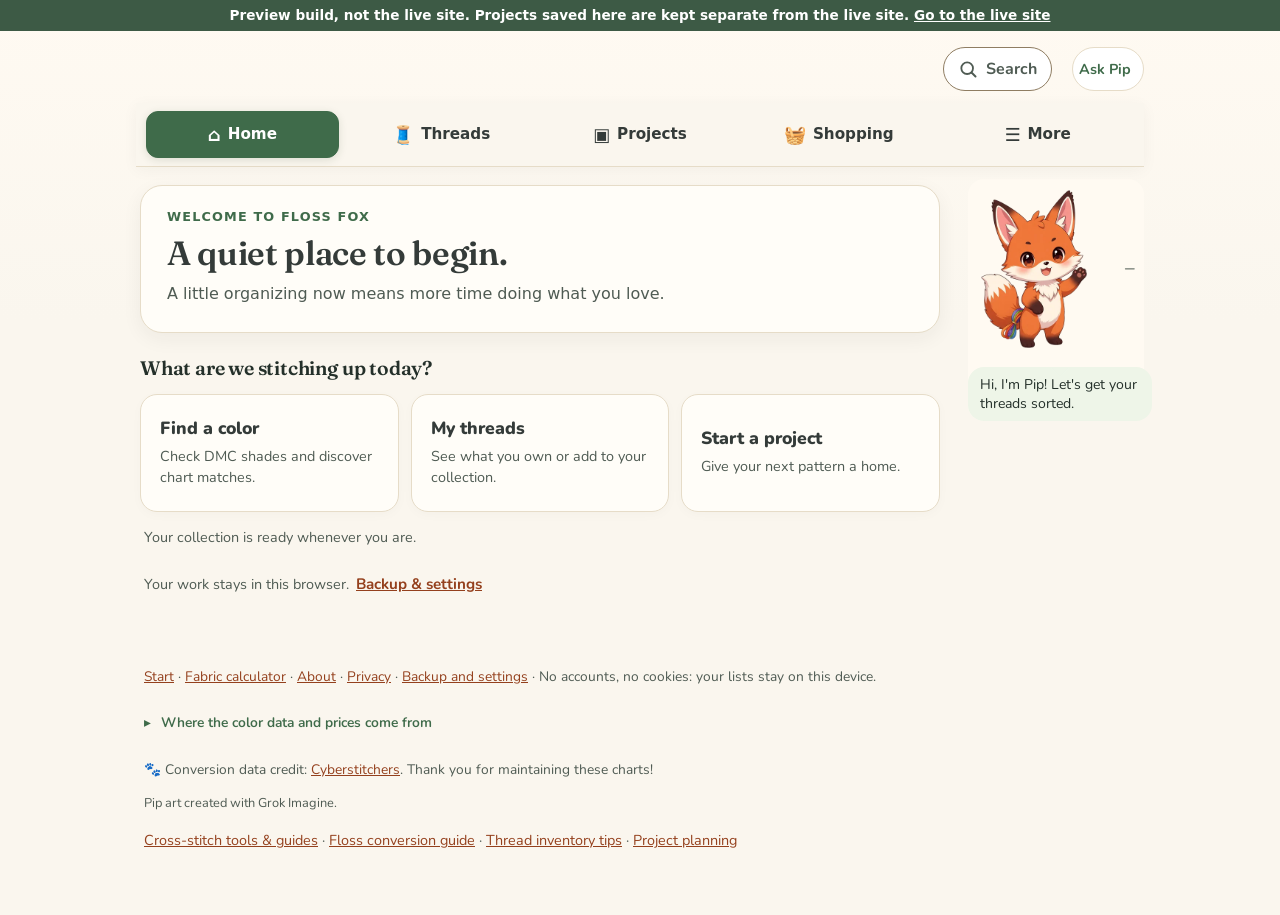
<file: index.html>
<!DOCTYPE html>
<html lang="en"><head><meta name="robots" content="noindex, nofollow"><meta charset="utf-8"><meta name="viewport" content="width=device-width,initial-scale=1">
<title>Floss Fox | Cross-Stitch Organizer &amp; Floss Converter</title>
<meta name="twitter:image" content="https://flossfox.com/og-image.png">
<meta name="twitter:description" content="Meet Pip, your friendly cross-stitch companion. Organize threads, find DMC, Anchor and Sullivans floss matches, plan projects and make shopping lists.">
<meta name="twitter:title" content="Floss Fox | Cross-Stitch Organizer &amp; Floss Converter">
<meta property="og:image:alt" content="Floss Fox, your cross-stitch companion">
<meta property="og:image" content="https://flossfox.com/og-image.png">
<meta property="og:site_name" content="Floss Fox">
<meta name="description" content="Meet Pip, your friendly cross-stitch companion. Organize threads, find DMC, Anchor and Sullivans floss matches, plan projects and make shopping lists.">
<!-- DEV PREVIEW ONLY: proposed Pip face favicon; SVG stays as fallback -->
<link rel="icon" href="assets/pip/pip-face-icon-32.png" type="image/png" sizes="32x32"><link rel="icon" href="assets/pip/pip-face-icon-64.png" type="image/png" sizes="64x64"><link rel="apple-touch-icon" href="assets/pip/pip-face-icon-256.png"><link rel="icon" href="favicon.svg" type="image/svg+xml"><link rel="stylesheet" href="skeins/ui.css"><link rel="stylesheet" href="backup-ui.css">
<meta property="og:type" content="website"><meta property="og:title" content="Floss Fox | Cross-Stitch Organizer &amp; Floss Converter">
<meta property="og:description" content="Meet Pip, your friendly cross-stitch companion. Organize threads, find DMC, Anchor and Sullivans floss matches, plan projects and make shopping lists.">
<meta name="twitter:card" content="summary_large_image">

<style>
:root{--bg:#f7f1e6;--card:#fffaf2;--line:#e6dccb;--txt:#3b2f28;--mut:#6f6257;--lime:#b4532a;--pink:#5f7a5c;--blush:#f3d9cf}
*{box-sizing:border-box}body{margin:0;background:var(--bg) radial-gradient(#e9dfcd 1px,transparent 1px) 0 0/14px 14px;color:var(--txt);font:16px/1.5 system-ui,-apple-system,Segoe UI,Roboto,sans-serif}
.wrap{max-width:980px;margin:0 auto;padding:20px 16px 40px}
header h1{margin:0;font-size:1.8rem}header h1 span{color:var(--lime)}header p{margin:4px 0 18px;color:var(--mut)}
.card{background:var(--card);border:1px solid var(--line);border-radius:16px;box-shadow:0 2px 10px #7a4b2a12;padding:16px;margin-bottom:16px}
textarea{width:100%;min-height:150px;background:#fff;color:var(--txt);border:1px solid var(--line);border-radius:10px;padding:10px;font:15px ui-monospace,monospace}
textarea:focus{outline:2px solid var(--lime)}
textarea#inp{resize:vertical;overflow-y:auto;-webkit-overflow-scrolling:touch;overscroll-behavior:contain}.inpcount{margin:.25rem 0 0;min-height:0}.inpcount:empty{display:none}
.fixlist li{margin-bottom:.6rem}.fixrow{display:flex;flex-wrap:wrap;gap:.4rem;margin-top:.35rem;align-items:center}.fixrow input{flex:1 1 12rem;min-width:0;font-family:var(--mono)}
.row{display:flex;gap:10px;flex-wrap:wrap;margin-top:10px}
button{border:0;border-radius:999px;padding:10px 18px;font-weight:600;font-size:15px;cursor:pointer}
.pri{background:var(--lime);color:#fff}.pri:hover{background:#9a4522}button:focus-visible{outline:3px solid #e9a77f;outline-offset:2px}.sec{background:var(--card);color:var(--pink);border:1.5px solid var(--pink)}.sec:hover{background:#eef2ea}
.hint{color:var(--mut);font-size:.88rem;margin:6px 0 0}
table{width:100%;border-collapse:collapse}th,td{text-align:left;padding:8px 6px;border-bottom:1px solid var(--line);vertical-align:middle}
th{color:var(--mut);font-weight:600;font-size:.85rem}
.sw{display:inline-block;width:22px;height:22px;border-radius:6px;border:1px solid #0003;vertical-align:middle;margin-right:6px}
@media screen{html .sw{border:1.5px solid var(--swatch-edge)}}
.alt{display:inline-flex;align-items:center;margin:2px 10px 2px 0;font-size:.9rem;color:var(--mut)}
.tag{font-size:.75rem;padding:1px 7px;border-radius:999px;background:var(--blush);color:#7a3a22;margin-left:4px}
.warn{color:#a3361b;font-weight:600}header{display:flex;align-items:center;gap:12px;flex-wrap:wrap}header .logo{width:52px;height:52px;flex:none}header .t{flex:1;min-width:200px}h2::before{content:'🦊 ';font-size:.9em}footer .paw{color:var(--lime)}h2{margin:0 0 10px;font-size:1.15rem}h2 small{color:var(--mut);font-weight:400}
ul.shop{list-style:none;padding:0;margin:0;columns:2}ul.shop li{padding:4px 0;break-inside:avoid}
ul.shop input{accent-color:var(--pink);width:18px;height:18px;vertical-align:middle;margin-right:6px}
footer{color:var(--mut);font-size:.8rem}footer a{color:#9a4522}
@media(max-width:640px){thead{display:none}tr{display:block;border-bottom:1px solid var(--line);padding:8px 0}td{display:block;border:0;padding:3px 0}ul.shop{columns:1}header h1{font-size:1.5rem}}
@media print{h2::before{content:''}header{display:block}header .logo{display:none}body{background:#fff;color:#000}.noprint,header p,#results,footer{display:none!important}.card{border:0;background:#fff;padding:0}
#shopcard{display:block!important}ul.shop{columns:2}.sw{border:1px solid #000;-webkit-print-color-adjust:exact;print-color-adjust:exact}.tag{color:#000;border-color:#000}}
.chips{display:flex;flex-wrap:wrap;gap:6px;margin-top:6px}
.chip{background:#fff;border:1px solid var(--line);border-radius:12px;padding:5px 9px;font-size:.82rem;line-height:1.35;max-width:300px}
.chip b{color:var(--txt)}.chip.cheap{border-color:#e9b9a4;background:#fdf1ea}.chip.value{border-color:#c5d3bf;background:#f1f5ee}
.chip small{display:block;color:var(--mut)}.refp{font-size:.8rem;color:var(--mut)}
.totals{margin:12px 0 0;padding:10px 12px;background:#fff;border:1px dashed var(--line);border-radius:12px;font-size:.9rem}
.totals td{border:0;padding:3px 6px}.toggle{display:flex;gap:14px;flex-wrap:wrap;font-size:.88rem;margin-top:8px}.toggle input{accent-color:var(--lime)}
.bagwarn{font-size:.85rem;background:var(--blush);border-radius:10px;padding:8px 10px;margin-top:10px;color:#6b3320}
@media print{.chips,.toggle{display:none}.totals{border:1px solid #000}}
.sr{position:absolute;left:-9999px}.summary{margin:0 0 10px;color:var(--mut)}.summary a{color:#9a4522}
.errbox{background:#fdf1ea;border:1px solid #e9b9a4;border-radius:12px;padding:8px 12px;margin:8px 0;font-size:.9rem}.errbox ul{margin:4px 0 0;padding-left:18px}
.notes{margin-top:12px;font-size:.85rem;color:var(--mut);background:#fff;border:1px solid var(--line);border-radius:12px;padding:10px 12px}.notes p{margin:4px 0}
.mut{color:var(--mut)}.small{font-size:.82rem}.lbl{display:none}.pick{font:inherit;padding:4px 6px;border-radius:8px;border:1px solid var(--line);background:#fff;color:var(--txt);max-width:100%}
.printonly{display:none}#copyfallback{width:100%;min-height:120px;margin-top:6px}
@media(max-width:640px){.totals tr{display:grid;grid-template-columns:5.5em 1fr;gap:8px;border:0;padding:3px 0}.totals td{padding:0}.lbl{display:block;font-size:.75rem;color:var(--mut);font-weight:600;margin-top:4px}}
@media print{.printonly{display:block}#review,.totals,.bagwarn{display:block!important}}
.tabs{display:flex;gap:8px;margin:0 0 14px}.tabs button{background:var(--card);border:1.5px solid var(--line);color:var(--txt);min-height:44px}.tabs button[aria-pressed=true]{background:var(--lime);border-color:var(--lime);color:#fff}
button,.filebtn,select,input[type=text],input[type=number]{min-height:44px}.filebtn{display:inline-flex;align-items:center;border-radius:999px;padding:0 18px;font-weight:600;cursor:pointer}
input[type=text],input[type=number],.pnotes{font:inherit;border:1px solid var(--line);border-radius:10px;padding:6px 10px;background:#fff;color:var(--txt);max-width:100%}
.saveproj{margin-top:14px;border-top:1px dashed var(--line);padding-top:12px}.saveproj input{flex:1;min-width:180px}
.projlist{list-style:none;padding:0;margin:0 0 10px}.projlist li{display:flex;flex-wrap:wrap;gap:8px;align-items:center;justify-content:space-between;border-bottom:1px solid var(--line);padding:8px 0}
.seg{display:inline-flex;border:1.5px solid var(--line);border-radius:12px;overflow:hidden}.seg label{display:inline-flex;align-items:center;justify-content:center;min-width:56px;min-height:44px;padding:0 8px;cursor:pointer;font-weight:600;font-size:.9rem}
.seg input{position:absolute;opacity:0;width:1px;height:1px}.seg input:checked+span{text-decoration:underline}.seg label:has(input:checked){background:var(--blush)}.seg label:has(input:focus-visible){outline:3px solid #e9a77f;outline-offset:-3px}
.ptable td{vertical-align:top}.qbox{width:5.5em}.unk{color:#a3361b;font-weight:700}.ready{font-size:1.05rem;padding:10px 12px;border-radius:12px;background:#f1f5ee;border:1px solid #c5d3bf}.ready.no{background:#fdf1ea;border-color:#e9b9a4}
.plan h3{margin:14px 0 6px;font-size:1rem}.plan ul{margin:0;padding-left:0;list-style:none}.plan li{padding:4px 0}
@media print{#projListCard,#storeMsg{display:none!important}#projEdit{border:0}}
.cards{list-style:none;padding:0;margin:8px 0}.tcard{border:1.5px solid var(--line);border-left-width:6px;border-radius:12px;padding:8px 10px;margin:0 0 8px;background:#fff}
.tcard.st-have,.tcard.st-received{border-left-color:#6f8f62}.tcard.st-buy{border-left-color:#b5532a}.tcard.st-awaiting{border-left-color:#c08a2e}.tcard.st-review{border-left-color:#a3361b;border-left-style:double}
.thead{display:grid;grid-template-columns:1fr auto;gap:6px 10px;align-items:center}.tname{line-height:1.3}.ind{font-weight:700;font-size:.9rem;text-align:right}
.thead .seg{grid-column:1}.thead .exp{grid-column:2;justify-self:end;padding:0 12px}.why{font-size:.85rem;color:#8a2f17;margin-top:4px}
.tdet{border-top:1px dashed var(--line);margin-top:8px;padding-top:6px}.fld{margin:6px 0}.fld>label:first-child,.flbl{display:block;font-size:.8rem;font-weight:600;color:var(--mut)}.inl{margin-left:8px}
.small{min-height:44px;font-size:.85rem}.rform{margin-top:6px}
.psum{border:1px solid var(--line);border-radius:12px;padding:10px;margin:10px 0;background:#fffdf9}.sumgrid{display:grid;grid-template-columns:repeat(4,1fr);gap:6px;margin:8px 0}.sumgrid div{background:#f7efe6;border-radius:10px;padding:6px 8px}.sumgrid dt{font-size:.78rem;color:var(--mut)}.sumgrid dd{margin:0;font-weight:800;font-size:1.15rem}
.jump{display:flex;flex-wrap:wrap;gap:8px}.jump a{display:inline-flex;align-items:center;min-height:44px;padding:0 12px;border:1.5px solid var(--line);border-radius:999px;font-weight:600;text-decoration:none;color:#8f3d1c}
.pmore summary{cursor:pointer;min-height:44px;display:flex;align-items:center;font-weight:600}
@media (min-width:700px){.thead{grid-template-columns:minmax(0,1fr) auto auto auto}.thead .seg{grid-column:auto}.thead .exp{grid-column:auto}.ind{text-align:left;min-width:12ch}}
@media (max-width:420px){.sumgrid{grid-template-columns:repeat(2,1fr)}.stats li{padding:var(--s2);font-size:.82rem}.stats b{font-size:1.2rem}}
@media print{.tcard{break-inside:avoid}}
/* ===== Floss Fox design system (Milestone 1.2) ===== */
[hidden]{display:none!important}
.buyat{display:flex;flex-wrap:wrap;gap:var(--s2);margin:6px 0 2px 28px}.buyat a{display:inline-flex;align-items:center;min-height:44px;padding:0 14px;border:1px solid var(--line-2);border-radius:999px;color:var(--sage-ink);font-weight:650;font-size:.9rem;text-decoration:none;background:#fff}.buyat a:hover{background:var(--surface-2)}.buyat a:focus-visible{outline:3px solid var(--sage-ink);outline-offset:2px}
.affdisc{font-size:.88rem;color:var(--ink-2);background:var(--surface-2);border-radius:10px;padding:8px 12px;margin:var(--s2) 0}.scard .buyat{margin:6px 0 0}
@media print{.buyat,.affdisc,.wtb{display:none!important}}
/* Floss Fox 2.0A: dev-only individual skein links */
.ff-skein-preview{background:var(--surface);border:1px solid var(--sage-ink);border-radius:var(--r3);padding:var(--s4);margin:var(--s3) 0}
.ff-skein-preview h3{margin:0 0 .45rem;font-size:1.1rem}
.ff-skein-note{font-size:.88rem;line-height:1.45;color:var(--muted,#5b665f);margin:.35rem 0 1rem}
.ff-skein-list{list-style:none;margin:0;padding:0;display:grid;gap:.65rem}
.ff-skein-item{padding:.7rem;border:1px solid var(--border,var(--sage-ink));border-radius:var(--r2)}
.ff-skein-head{display:flex;flex-wrap:wrap;justify-content:space-between;gap:.25rem;margin-bottom:.6rem}
.ff-skein-actions{display:grid;grid-template-columns:repeat(2,minmax(0,1fr));gap:.5rem}
.ff-skein-link{border:1px solid var(--sage-ink);border-radius:.6rem;padding:.55rem .65rem;color:var(--text,inherit);display:flex;flex-direction:column;justify-content:center;line-height:1.35;font-size:.86rem;font-weight:650;overflow-wrap:anywhere;min-height:44px}
.ff-skein-link small{font-size:.74rem;font-weight:400;opacity:.85;margin-top:.2rem}
.ff-skein-link:focus-visible{outline:3px solid var(--sage-ink);outline-offset:2px}
@media(max-width:360px){.ff-skein-actions{grid-template-columns:1fr}}
.ff-skein-inline{display:flex;flex-wrap:wrap;gap:.4rem;margin:.35rem 0 .15rem;max-width:100%}
.ff-skein-pill{display:inline-flex;align-items:center;min-height:36px;padding:.3rem .75rem;border:1px solid var(--sage-ink);border-radius:999px;font-size:.8rem;font-weight:650;line-height:1.2;color:var(--text,inherit);text-decoration:none;max-width:100%;overflow-wrap:anywhere;box-sizing:border-box}
.ff-skein-pill:focus-visible{outline:3px solid var(--sage-ink);outline-offset:2px}
.ff-skein-direct{font-size:.8rem;color:var(--muted,#5b665f);margin:.2rem 0 .4rem}
.ff-skein-off{font-size:.8rem;color:var(--muted,#5b665f)}
@media print{.ff-skein-preview,.ff-skein-inline,.ff-buy-slot{display:none!important}}
.ff-buy-slot{display:flex;flex-wrap:wrap;align-items:center;gap:.35rem;margin-top:.3rem;max-width:100%}
.ff-buy-slot .ffsm-buy{padding-left:0;flex-basis:100%}
.ff-buy-slot .ff-skein-off{font-size:.78rem;color:var(--muted,#5b665f)}
#tbl .ff-buy-slot{margin-top:.4rem}
#pCards .ff-buy-slot{margin:.25rem 0 0}
.ffa-restocklist li{flex-wrap:wrap}.ffa-restocklist .ff-buy-slot{flex-basis:100%;margin-top:.15rem}
#thList .ff-buy-slot{margin:.2rem 0 .1rem}


/* 2.0A Concept 2 "Where to buy" (grouped by retailer) */.wtb{background:var(--surface);border:1.5px solid var(--sage-ink);border-radius:var(--r3);padding:var(--s4);margin-top:var(--s5);box-shadow:var(--shadow)} .wtb h3{margin:0 0 var(--s2);font-size:1.1rem} .wtb .wtbeyebrow{margin:0;font-size:.78rem;font-weight:750;letter-spacing:.06em;text-transform:uppercase;color:var(--sage-ink)} .wtb .affdisc.wtbdisc{font-size:1rem;color:var(--ink);background:var(--surface-2);border-left:4px solid var(--sage-ink);border-radius:var(--r1);padding:var(--s3);margin:var(--s2) 0 var(--s3)} .wtb .wtbdisc a{color:var(--focus);font-size:.9rem;font-weight:650;white-space:nowrap} .wtb .wtbsort{font-size:.88rem;color:var(--ink-2);margin:0 0 var(--s2)} .wtbstores{list-style:none;padding:0;margin:0;display:grid;gap:var(--s3);grid-template-columns:minmax(0,1fr)} @media(min-width:600px){.wtbstores{grid-template-columns:repeat(2,minmax(0,1fr))}} @media(min-width:1000px){.wtbstores{grid-template-columns:repeat(3,minmax(0,1fr))}} .wtbstore{background:#fff;border:1.5px solid var(--line);border-radius:var(--r2);padding:var(--s3);display:flex;flex-direction:column;gap:var(--s1);min-width:0} .wtbstore .wtbshead{display:flex;align-items:center;gap:var(--s2);margin-bottom:var(--s1);flex-wrap:wrap} .wtbstore h4{margin:0;font-size:1rem;overflow-wrap:anywhere} .wtbstore .wtblogo{flex:none;display:inline-flex;align-items:center;justify-content:center;width:44px;height:44px;border-radius:var(--r1);background:var(--surface-2);border:1px dashed var(--line-2);font-weight:800;color:var(--sage-ink)} .wtbstore ul{list-style:none;padding:0;margin:0}.wtbstore li{padding:0;border:0} .wtb a.wtblink{display:flex;align-items:center;justify-content:space-between;gap:var(--s2);min-height:44px;padding:var(--s2) var(--s4);margin:var(--s1) 0;border:1.5px solid var(--line-2);border-radius:var(--pill);background:#fff;color:var(--sage-ink);font-weight:650;text-decoration:none;overflow-wrap:anywhere;transition:background var(--t)} .wtb a.wtblink[data-level=B]{border-style:dashed;color:var(--ink)} .wtb a.wtblink::after{content:none} .wtb a.wtblink .wtbext{flex:none;width:16px;height:16px} .wtb a.wtblink:hover{background:var(--sage-50)} .wtb a.wtblink:active{background:var(--sage-100)} .wtb a.wtblink:focus-visible{outline:3px solid var(--focus);outline-offset:2px} .wtb a.wtblink[aria-disabled=true]{opacity:.55;pointer-events:none;border-style:dotted} .wtb .hint{font-size:.88rem;color:var(--ink-2);margin:0 0 var(--s1) var(--s1)} .wtb .wtbnone{font-size:.92rem;color:var(--ink-2);background:var(--surface-2);border-radius:var(--r1);padding:var(--s2) var(--s3);margin:var(--s3) 0 0} .wtbbadge{display:inline-block;font-size:.78rem;font-weight:750;border-radius:var(--pill);padding:2px 10px;background:var(--wait-bg);color:var(--wait-ink);border:1px solid var(--wait-line)} .wtbstore .wtbbadge{margin-left:auto} .wtb .wtbreview{background:var(--wait-bg);border:1.5px solid var(--wait-line);border-radius:var(--r2);padding:var(--s3);margin:var(--s4) 0 0} .wtb .wtbreview h4{margin:0 0 var(--s1);color:var(--wait-ink);font-size:1rem} .wtb .wtbreview ul{margin:0;padding-left:18px;list-style:disc}.wtb .wtbreview li{border:0;padding:2px 0} .wtb .wtbmock{font-size:.88rem;background:var(--wait-bg);color:var(--wait-ink);border-radius:var(--r1);padding:var(--s2) var(--s3)} .wtb .wtbalt{border-top:1px solid var(--line);margin-top:var(--s4);padding-top:var(--s3)} .wtb .wtbalt h4{margin:0 0 var(--s2);font-size:1rem} .wtb .wtbalt .row{display:flex;flex-wrap:wrap;gap:var(--s2)} .wtbpip{display:flex;align-items:center;gap:var(--s2);font-size:.92rem;color:var(--ink-2);margin:0 0 var(--s2)} .wtbpip img{width:32px;height:32px;flex:none} .wtbpip .wtbpipx{margin-left:auto;min-width:44px;min-height:44px;border:0;background:none;color:var(--ink-2);font-size:1.25rem;border-radius:var(--pill)} .wtbpip .wtbpipx:focus-visible{outline:3px solid var(--focus);outline-offset:2px} body.pip-hidden-all .wtbpip{display:none} @media(prefers-reduced-motion:reduce){.wtb a.wtblink{transition:none}} @media print{.wtb,.affdisc{display:none!important}}

mark.badline{background:#FBE3DA;color:var(--ink);border-radius:4px;padding:0 4px;box-shadow:inset 3px 0 0 var(--coral-ink,#A2452A)}.asm{color:var(--ink-2)}
/* Pip companion */
.herogrid{display:grid;gap:var(--s3)}
.pip{display:grid;grid-template-columns:84px minmax(0,1fr);grid-template-areas:"fig msg" "tog msg";grid-template-rows:118px 44px;column-gap:var(--s3);row-gap:0}
.pipfig{grid-area:fig;width:84px;height:118px;background:transparent;border:1px solid transparent;border-radius:var(--r-m,14px);display:flex;align-items:center;justify-content:center;overflow:hidden}
.piphi{all:unset;display:block;width:100%;height:100%;cursor:pointer;border-radius:inherit}.piphi:focus-visible{outline:3px solid var(--sage-ink);outline-offset:-3px}.pipbubble.quiet{visibility:hidden}
.pipfig img{width:100%;height:100%;object-fit:contain;padding:4px;display:block}
.pipbubble{grid-area:msg;align-self:center;position:relative;margin:0;background:#fff;color:var(--ink);border:1px solid var(--line);border-radius:16px;padding:9px 13px;font-size:.92rem;line-height:1.38}
.pipbubble::before{content:'';position:absolute;left:-7px;top:50%;width:12px;height:12px;background:#fff;border-left:1px solid var(--line);border-bottom:1px solid var(--line);transform:translateY(-50%) rotate(45deg)}
.piptog{grid-area:tog;justify-self:center;min-height:44px;min-width:44px;padding:0 10px;background:none;border:0;color:var(--sage-ink);font:inherit;font-size:.82rem;font-weight:650;text-decoration:underline;text-underline-offset:3px;cursor:pointer;border-radius:10px}
.piptog:hover{background:var(--sage-50,#EEF3EE)}
.pip.pipoff{display:flex;min-height:0;justify-content:flex-end}
@media(max-width:420px){header{margin-bottom:var(--s2)}header .logo{width:40px;height:40px}.wrap textarea#inp{min-height:84px}.biglabel{margin-bottom:var(--s1)}.hero h1{font-size:1.36rem;margin-bottom:var(--s1)}.hero .lead{display:none}.hero .steps{display:grid;grid-template-columns:repeat(3,1fr);gap:6px;margin:var(--s2) 0 var(--s3)}.hero .steps li{min-width:0;overflow-wrap:break-word;word-break:normal;hyphens:manual;display:flex;flex-direction:row;align-items:center;gap:5px;padding:6px 7px;border-radius:12px;font-size:.76rem;line-height:1.2;text-align:left;min-height:0}.hero .steps{grid-template-columns:repeat(3,minmax(0,1fr))}.hero .steps li>*{min-width:0}.hero .steps .num{width:20px;height:20px;font-size:.72rem;flex:0 0 20px;margin:0}.hero{padding-top:var(--s4)}}
@media(max-width:340px){.pip{grid-template-columns:76px minmax(0,1fr);grid-template-rows:104px 44px}.pipfig{width:76px;height:104px}.hero .steps{margin-bottom:var(--s2)}}
@media(min-width:880px){.herogrid{grid-template-columns:minmax(0,1fr) 176px;align-items:start}.herogrid.nopip{grid-template-columns:minmax(0,1fr) 176px}.pip{order:2;grid-template-columns:1fr;grid-template-areas:"fig" "msg" "tog";grid-template-rows:auto minmax(96px,auto) auto;justify-items:center;row-gap:var(--s2);min-height:0;position:sticky;top:90px}.pipfig{width:140px;height:196px}.pipbubble::before{left:50%;top:-7px;transform:translateX(-50%) rotate(135deg)}.piptog{justify-self:center}.heromain{order:1}.pip.pipoff{display:flex;justify-content:center}}
@keyframes pippop{from{opacity:.55;transform:scale(.95)}to{opacity:1;transform:none}}
@keyframes piptilt{0%{transform:rotate(0)}40%{transform:rotate(-3deg)}100%{transform:rotate(0)}}
@keyframes pipfade{from{opacity:.4}to{opacity:1}}
.pip-pop img{animation:pippop .32s ease-out}.pip-tilt img{animation:piptilt .45s ease-in-out}.pip-fade img{animation:pipfade .3s}.pip-cheer img{animation:pipcheer .5s ease-out}.pip-wiggle img{animation:pipwiggle .5s ease-in-out}.pip-doze img{animation:pipdoze 1.2s ease-out}
@keyframes pipcheer{0%{transform:scale(.94)}55%{transform:scale(1.05)}100%{transform:none}}@keyframes pipwiggle{0%,100%{transform:none}25%{transform:rotate(-2.5deg)}75%{transform:rotate(2.5deg)}}@keyframes pipdoze{from{opacity:.55}to{opacity:1}}
@media (prefers-reduced-motion:reduce){.pipfig img{animation:none!important}}
@media print{.pip,#pipToggle{display:none!important}}

@media(max-width:440px){nav.tabs button{padding-left:10px;padding-right:10px;font-size:.95rem}}
.tcard.k-unchecked{border-left-color:var(--line-2)}.stat.k-unchecked{background:var(--surface-2);color:var(--ink-2);border-color:var(--line)}
footer{font-size:.86rem;color:var(--ink-2);padding:var(--s4) var(--s2)}footer .sources summary{min-height:44px;display:flex;align-items:center;font-weight:650;color:var(--sage-ink);cursor:pointer}
details>summary{list-style:none}details>summary::-webkit-details-marker{display:none}details>summary::before{content:'▸';display:inline-block;width:1.2em;transition:transform var(--t)}details[open]>summary::before{transform:rotate(90deg)}
@media(max-width:600px){textarea#inp{min-height:108px}.hero .lead{margin-bottom:var(--s3)}.steps{margin-bottom:var(--s4)}}
:root{--canvas:#F8F4EB;--surface:#FFFDF8;--surface-2:#F3EEE3;--sage-50:#E3ECE1;--sage-100:#DDE8DB;--sage:#678A75;--sage-ink:#3D5C48;--sage-ink-2:#314B3B;--coral:#C77868;--fox:#B4532A;--fox-ink:#94401D;
--ink:#343B39;--ink-2:#535B58;--line:#DDD4C4;--line-2:#8A7F6E;--focus:#1E5FA8;
--ok-bg:#E5EFE3;--ok-ink:#2D5838;--ok-line:#7FA486;--wait-bg:#FBF1DE;--wait-ink:#73500F;--wait-line:#C9A25A;--att-bg:#FBEDE6;--att-ink:#8A3A1F;--att-line:#D79A82;--buy-bg:#F6ECE6;--buy-ink:#7E3B1D;--buy-line:#C27A55;
--s1:4px;--s2:8px;--s3:12px;--s4:16px;--s5:24px;--s6:32px;--r1:8px;--r2:12px;--r3:18px;--pill:999px;
--shadow:0 1px 2px rgba(52,59,57,.06),0 6px 18px rgba(52,59,57,.07);--shadow-2:0 2px 4px rgba(52,59,57,.08),0 10px 28px rgba(52,59,57,.10);--t:180ms cubic-bezier(.2,.7,.3,1);
--font:system-ui,-apple-system,"Segoe UI",Roboto,"Helvetica Neue",Arial,sans-serif;--mono:ui-monospace,SFMono-Regular,Menlo,Consolas,monospace;
--bg:var(--canvas);--card:var(--surface);--txt:var(--ink);--mut:var(--ink-2);--lime:var(--sage-ink);--pink:var(--sage-ink);--blush:var(--sage-100)}
html{scroll-behavior:smooth;-webkit-text-size-adjust:100%}
body{background:var(--canvas);color:var(--ink);font:16px/1.55 var(--font)}
.wrap{max-width:1040px;padding:var(--s4) var(--s4) var(--s6)}
a{color:var(--fox-ink)}a:hover{color:var(--fox)}
:focus-visible{outline:3px solid var(--focus)!important;outline-offset:2px}
h1,h2,h3{color:var(--ink);letter-spacing:-.01em;line-height:1.2}
h2{font-size:1.25rem;margin:0 0 var(--s3)}h2::before{content:none}h3{font-size:1.05rem;margin:var(--s5) 0 var(--s2)}
header{gap:var(--s3);margin-bottom:var(--s3)}header .logo{width:44px;height:44px}header .t{min-width:0}
.brand{margin:0;font-weight:800;font-size:1.3rem;letter-spacing:-.01em}.brand span{color:var(--fox)}.tagline{margin:0!important;color:var(--ink-2);font-size:.88rem}
.card{background:var(--surface);border:1px solid var(--line);border-radius:var(--r3);box-shadow:var(--shadow);padding:var(--s5);margin-bottom:var(--s4)}
@media(max-width:600px){.card{padding:var(--s4);border-radius:var(--r2)}}
/* nav */
.tabs{position:sticky;top:0;z-index:20;background:color-mix(in srgb,var(--canvas) 92%,transparent);backdrop-filter:blur(6px);margin:0 calc(-1*var(--s4)) var(--s4);padding:var(--s2) var(--s4);gap:var(--s2);border-bottom:1px solid var(--line)}
.tabs button{flex:1 1 0;background:transparent;border:1.5px solid transparent;color:var(--ink);border-radius:var(--pill);padding:0 var(--s3);font-weight:650;white-space:nowrap;transition:background var(--t),color var(--t)}
.tabs button:hover{background:var(--surface-2)}.tabs button[aria-pressed=true]{background:var(--sage-ink);color:#fff;border-color:var(--sage-ink)}
@media(min-width:700px){.tabs button{flex:0 0 auto;padding:0 var(--s4)}}
@media(max-width:380px){.tabs button{font-size:.86rem;padding:0 6px}.tabs button span[aria-hidden]{display:none}}
[id]{scroll-margin-top:max(76px,calc(var(--navh,0px) + 12px))}
/* buttons */
button,.btnlink,.filebtn{font:inherit;font-weight:650;font-size:.98rem;border-radius:var(--pill);min-height:44px;padding:0 var(--s4);transition:background var(--t),border-color var(--t),color var(--t),transform var(--t)}
button:active{transform:translateY(1px)}
.pri,.btnlink.pri{background:var(--sage-ink);color:#fff;border:1.5px solid var(--sage-ink)}.pri:hover{background:var(--sage-ink-2)}
.sec,.btnlink.sec{background:var(--surface);color:var(--sage-ink);border:1.5px solid var(--sage)}.sec:hover{background:var(--sage-50)}
.ghost{background:transparent;color:var(--ink-2);border:1.5px solid transparent;text-decoration:underline;text-underline-offset:3px}.ghost:hover{color:var(--ink);background:var(--surface-2)}
.btnlink{display:inline-flex;align-items:center;text-decoration:none}.ffreview{margin:16px 0 8px}.ffreview .btnlink:focus-visible,#ffReviewFooter a:focus-visible{outline:3px solid #e9a77f;outline-offset:2px}
button:disabled{opacity:.55;cursor:not-allowed}
.small{min-height:44px;font-size:.9rem}
input[type=text],input[type=number],input[type=search],select,textarea,.pnotes{font:inherit;font-size:16px;color:var(--ink);background:#fff;border:1.5px solid var(--line-2);border-radius:var(--r1);min-height:44px;padding:8px 12px;max-width:100%}
textarea{font-family:var(--mono);font-size:16px;min-height:132px;line-height:1.5}textarea:focus,input:focus,select:focus{border-color:var(--sage-ink)}
.hint{color:var(--ink-2);font-size:.92rem;margin:var(--s2) 0 0}
code{font-family:var(--mono);font-size:.9em;background:var(--surface-2);border-radius:6px;padding:1px 5px}
/* hero */
.hero h1{font-size:clamp(1.6rem,4.6vw,2.2rem);margin:0 0 var(--s2);font-weight:800}
.hero .lead{font-size:1.06rem;margin:0 0 var(--s4);color:var(--ink-2);max-width:40em}
.steps{list-style:none;display:flex;gap:var(--s2);padding:0;margin:0 0 var(--s5);flex-wrap:wrap}
.steps li{display:flex;align-items:center;gap:var(--s2);background:var(--sage-50);color:var(--ink);border-radius:var(--pill);padding:6px 14px 6px 6px;font-weight:600;font-size:.92rem}
.num{display:inline-grid;place-items:center;width:26px;height:26px;border-radius:50%;background:var(--sage-ink);color:#fff;font-weight:800;font-size:.85rem;flex:none}
@media(max-width:520px){.steps{display:grid;grid-template-columns:repeat(3,1fr)}.steps li{flex-direction:column;text-align:center;border-radius:var(--r2);padding:8px 6px;font-size:.82rem;line-height:1.25}}
.steps.vertical{display:block}.steps.vertical li{display:flex;align-items:flex-start;flex-direction:row;text-align:left;background:none;padding:var(--s2) 0;font-weight:400;font-size:1rem;border-radius:0}
.biglabel{display:block;font-weight:750;font-size:1.05rem;margin-bottom:var(--s2)}
.pastehelp{margin-top:var(--s2)}.pastehelp summary,.backup summary,.pmore summary,.shopextra summary,.donebox summary{cursor:pointer;min-height:44px;display:flex;align-items:center;font-weight:650;color:var(--sage-ink)}
.pastehelp ul{margin:0 0 var(--s2);padding-left:20px;color:var(--ink-2);font-size:.95rem}.pastehelp li{margin:4px 0}
.banner{display:flex;flex-wrap:wrap;gap:var(--s2) var(--s3);align-items:center;justify-content:space-between;background:var(--wait-bg);border:1px solid var(--wait-line);border-radius:var(--r2);padding:var(--s3);margin:0 0 var(--s4);color:var(--wait-ink)}
/* results */
.summary{color:var(--ink);font-size:1rem;display:flex;flex-direction:column;gap:var(--s2)}
.found{font-size:1.05rem}.found [aria-hidden]{color:var(--ok-ink);font-weight:800}.fixme{color:var(--att-ink);font-weight:600}
.nextacts{display:flex;flex-wrap:wrap;gap:var(--s2)}
.errbox{background:var(--att-bg);border:1px solid var(--att-line);color:var(--ink);border-radius:var(--r2);padding:var(--s3) var(--s4)}
.notes{background:var(--surface-2);border:0;border-radius:var(--r2);color:var(--ink-2)}
.warn{color:var(--att-ink)}.unk{color:var(--att-ink)}
.saveproj{margin-top:var(--s5);border-top:1px solid var(--line);padding-top:var(--s4)}.saveproj h3{display:flex;align-items:center;gap:var(--s2);margin:0 0 var(--s1)}.saveproj label{display:block;font-weight:650;margin-top:var(--s3)}
.bagwarn{background:var(--wait-bg);color:var(--wait-ink)}
.tag{background:var(--wait-bg);color:var(--wait-ink)}
.totals{background:var(--surface-2);border:0}
.sw{border-radius:6px;border:1px solid rgba(0,0,0,.25)}
/* projects list */
.projlist li{padding:var(--s3) 0}.projlist .pname{font-weight:750;font-size:1.05rem}
img[src*="assets/pip/"]{object-fit:contain}body.pip-hidden-all .orgpip,body.pip-hidden-all .helphead picture,body.pip-hidden-all .rpip{display:none}
.orgpip{display:block;margin:0 auto var(--s2);width:200px;max-width:100%}.orgpip img{width:100%;height:auto;display:block}.shopdone{text-align:center;margin:var(--s3) 0}.shopdone b{display:block}.helphead{display:flex;align-items:center;gap:var(--s3)}.helphead img{width:96px;height:auto;flex:none}.helphead h2{margin:0}
.empty{text-align:center;padding:var(--s5) var(--s3);color:var(--ink-2);list-style:none}.empty svg{width:72px;height:72px;display:block;margin:0 auto var(--s2)}.empty b{display:block;color:var(--ink);font-size:1.1rem;margin-bottom:4px}
.storeline{font-size:.88rem;color:var(--ink-2);margin:var(--s2) 0 0}
/* project editor */
.ff-skein-asm{display:block;flex-basis:100%;margin-top:2px;color:var(--mut);font-size:.85rem}
.ffest{display:inline-block;margin-left:6px;padding:0 8px;border:1.5px dashed var(--txt);border-radius:999px;background:#fff;color:var(--txt);font-size:.78rem;font-weight:700;line-height:1.5;vertical-align:middle}.ffestsum{margin:4px 0 8px;padding:6px 10px;border-left:4px solid var(--txt);background:#fff;color:var(--txt);font-size:.9rem}
.ptname{margin:var(--s3) 0 var(--s2);font-size:1.25rem}.psec{margin-top:var(--s3)}.psec>summary{cursor:pointer;min-height:44px;display:flex;align-items:center}.psec>summary h3,.psec>summary h4{display:inline;margin:0}.ffwhy{display:block;margin-top:2px}.ffwhy[hidden]{display:none}
.ptitle{display:flex;justify-content:space-between;align-items:center;gap:var(--s2);flex-wrap:wrap}
.psum{background:var(--surface);border:1.5px solid var(--line);border-radius:var(--r3);padding:var(--s4);margin:var(--s4) 0;box-shadow:var(--shadow)}
.pcel{position:relative;flex:0 0 auto;width:64px;height:90px;overflow:visible}.pcel img{width:100%;height:100%;object-fit:contain;padding:3px;display:block}.askpipbtn{margin-left:auto;display:inline-flex;align-items:center;gap:6px;min-height:44px;padding:0 12px 0 6px;border:1px solid var(--line);border-radius:999px;background:#fff;color:var(--sage-ink);font:inherit;font-weight:700;font-size:.9rem;cursor:pointer}.askpipbtn img{width:34px;height:34px;object-fit:contain;border-radius:50%}.askpipbtn:hover{background:var(--sage-50,#EEF3EE)}
.askpip{background:#fff;border:1px solid var(--line);border-radius:16px;padding:var(--s3);margin:0 0 var(--s3);box-shadow:0 2px 10px rgba(40,50,40,.08)}
.tourcard{display:grid;grid-template-columns:56px minmax(0,1fr);gap:10px 12px;background:#fff;border:2px solid var(--sage-ink);border-radius:16px;padding:12px 14px;margin:var(--s3) 0;box-shadow:0 3px 14px rgba(40,50,40,.12);max-width:640px}
.tourcard .tpip{width:56px;height:76px;object-fit:contain;grid-row:span 2}.tourcard h2,.tourcard h3{font-size:1rem;margin:0 0 4px}.tourcard h2::before,.tourcard h3::before{content:none}.tourcard p{margin:0 0 6px}.tourcard .tmore{color:var(--ink-2);font-size:.9rem}
.tourcard .tstep{font-size:.8rem;font-weight:700;color:var(--sage-ink);margin:0 0 2px}.tourcard .row{grid-column:1/-1;margin:4px 0 0;flex-wrap:wrap;gap:8px}.tourcard .row button{min-height:44px}
.tourcard.invite{margin:0 0 var(--s2);padding:10px 12px;gap:6px 10px}.tourcard.invite .tmsg{margin:0;font-weight:650}.tourcard.invite .row{margin:0;flex-wrap:nowrap;gap:6px}.tourcard.invite .row button{padding:0 12px;font-size:.9rem;white-space:nowrap}@media(max-width:360px){#tourInvite .row{flex-wrap:nowrap}#tourInvite .row button{padding:0 8px;font-size:.8rem;min-width:0;white-space:normal;line-height:1.1;flex:1 1 0}#tourInvite .row .ghost{padding:0 4px}.tourcard.invite{grid-template-columns:40px minmax(0,1fr)}.tourcard.invite .tpip{width:40px;height:54px}}.pip.inviting{display:none!important}
.tour-target{outline:3px solid #c8642f!important;outline-offset:3px;box-shadow:0 0 0 7px rgba(200,100,47,.16);border-radius:10px}
.askpip .atopics{display:flex;flex-wrap:wrap;gap:8px;margin:8px 0}.askpip .atopics button{min-height:44px}.askpip .ahead{display:flex;gap:10px;align-items:flex-start}.askpip{position:relative}.askpip .ahead img{width:44px;height:60px;object-fit:contain;flex:none}.askpip .apeek{display:none}
@media(max-width:879px){.askpip{padding-right:62px;overflow:hidden}.askpip .ahead.peek>picture{display:none}.askpip .apeek{display:block;position:absolute;right:0;top:10px;width:52px;height:72px;pointer-events:none}.askpip .apeek img{width:100%;height:100%;object-fit:contain;object-position:right center;display:block}}
.savedtoast{display:inline-flex;align-items:center;gap:6px;margin-right:6px;vertical-align:middle;font-weight:650;color:var(--ok-ink)}.savedtoast img{width:30px;height:44px;object-fit:contain}
.tourcard .tpip.mirror{transform:scaleX(-1)}.rpip{width:40px;height:56px;object-fit:contain;float:left;margin:0 10px 4px 0}.askpip h2{font-size:1.05rem;margin:0}.askpip h2::before{content:none}.askpip#askPip{padding-right:var(--s3)}.askpip .aans{background:var(--sage-50,#EEF3EE);border-radius:12px;padding:8px 12px;margin:6px 0}.hintpref{display:inline-flex;gap:8px;align-items:center;min-height:44px}.hintpref input{width:20px;height:20px}
@media (max-width:420px){.askpipbtn{padding:0 10px 0 4px}.tourcard{grid-template-columns:44px minmax(0,1fr);padding:10px 12px}.tourcard .tpip{width:44px;height:60px}}
.psum .headline{position:relative;font-size:1.25rem;font-weight:800;margin:0 0 var(--s2);display:flex;align-items:center;gap:var(--s2)}
.psum[data-ready=true]{background:var(--ok-bg);border-color:var(--ok-line)}
.psum .fox{width:40px;height:40px;flex:none}
.bar{height:10px;background:var(--surface-2);border-radius:var(--pill);overflow:hidden;border:1px solid var(--line)}.bar span{display:block;height:100%;background:var(--sage-ink);border-radius:var(--pill);transition:width var(--t)}
.stats{list-style:none;padding:0;margin:var(--s3) 0;display:grid;grid-template-columns:repeat(3,1fr);gap:var(--s2)}
.stats li{background:var(--surface-2);border-radius:var(--r2);padding:var(--s2) var(--s3);font-size:.9rem;color:var(--ink-2)}.stats b{display:block;font-size:1.35rem;color:var(--ink)}
.skeins{font-size:.95rem;margin:0 0 var(--s2)}
.next{list-style:none;padding:0;margin:var(--s3) 0 0;display:flex;flex-direction:column;gap:var(--s2)}
.next li{display:flex;flex-wrap:wrap;align-items:center;justify-content:space-between;gap:var(--s2);background:var(--wait-bg);border-radius:var(--r2);padding:var(--s2) var(--s3);color:var(--ink)}
.next li.att{background:var(--att-bg)}.next li.buy{background:var(--buy-bg)}
.psum .row{margin-top:var(--s3)}
.toolbar{display:flex;flex-direction:column;gap:var(--s2);margin:var(--s3) 0}
.searchrow{display:flex;gap:var(--s2)}.searchrow input{flex:1;min-width:0}
.chipsf{display:flex;gap:var(--s2);flex-wrap:wrap}.chipsf button{background:var(--surface);border:1.5px solid var(--line-2);color:var(--ink);font-size:.9rem;padding:0 14px}
.chipsf button[aria-pressed=true]{background:var(--ink);border-color:var(--ink);color:#fff}
.chipsf button[aria-pressed=true]::before{content:'✓ '}
.cards{list-style:none;padding:0;margin:var(--s3) 0}
.tcard{background:#fff;border:1.5px solid var(--line);border-left:6px solid var(--line-2);border-radius:var(--r2);padding:var(--s3);margin:0 0 var(--s2);box-shadow:0 1px 2px rgba(52,59,57,.05)}
.tcard.st-have,.tcard.st-received{border-left-color:var(--ok-line)}.tcard.st-buy{border-left-color:var(--buy-line)}.tcard.st-awaiting{border-left-color:var(--wait-line);border-left-style:dashed}.tcard.st-review{border-left-color:var(--att-line);border-left-style:double;border-left-width:7px}
.tcard .top{display:flex;align-items:flex-start;gap:var(--s3)}
.tcard .bigsw{width:40px;height:40px;border-radius:10px;border:1px solid rgba(0,0,0,.25);flex:none}
.tcard .ident{flex:1;min-width:0}.tcard .code{font-size:1.2rem;font-weight:800;line-height:1.2}.tcard .cname{color:var(--ink-2);font-size:.9rem}.tcard .need{font-size:.92rem;margin-top:2px}
.tcard .exp{flex:none;padding:0 12px;font-size:.88rem}
.stat{display:inline-flex;align-items:center;gap:6px;margin:var(--s2) 0 0;padding:4px 10px;border-radius:var(--pill);font-size:.9rem;font-weight:650;border:1px solid transparent}
.stat.have,.stat.received{background:var(--ok-bg);color:var(--ok-ink);border-color:var(--ok-line)}.stat.buy{background:var(--buy-bg);color:var(--buy-ink);border-color:var(--buy-line)}.stat.awaiting{background:var(--wait-bg);color:var(--wait-ink);border-color:var(--wait-line)}.stat.review{background:var(--att-bg);color:var(--att-ink);border-color:var(--att-line)}
.why{font-size:.9rem;color:var(--ink);margin-top:var(--s2)}
.seg{display:grid;grid-template-columns:repeat(3,1fr);width:100%;margin-top:var(--s3);border:1.5px solid var(--line-2);border-radius:var(--r2);overflow:hidden;background:#fff}
.seg label{min-height:46px;display:flex;align-items:center;justify-content:center;text-align:center;padding:4px 6px;font-weight:650;font-size:.92rem;line-height:1.15;border-left:1px solid var(--line);cursor:pointer;transition:background var(--t),color var(--t)}
.seg label:first-child{border-left:0}.seg label:hover{background:var(--surface-2)}
.seg label:has(input:checked){background:var(--sage-ink);color:#fff}.seg input:checked+span{text-decoration:none}.seg label:has(input:checked) span::before{content:'✓ '}
.seg label:has(input:focus-visible){outline:3px solid var(--focus);outline-offset:-3px}
.tdet{border-top:1px solid var(--line);margin-top:var(--s3);padding-top:var(--s3);display:grid;gap:var(--s3)}.tdet.anim{animation:ffin var(--t)}
.fld{margin:0}.fld>label:first-child,.flbl{display:block;font-size:.88rem;font-weight:650;color:var(--ink-2);margin-bottom:4px}
.fldrow{display:flex;flex-wrap:wrap;gap:var(--s3)}
.inl{display:inline-flex;align-items:center;gap:6px;min-height:44px;margin-left:var(--s2)}.inl input{width:20px;height:20px}
@keyframes ffin{from{opacity:0;transform:translateY(-3px)}to{opacity:1;transform:none}}
@media(min-width:880px){.tcard .top{align-items:center}.tcard .main{display:grid;grid-template-columns:minmax(0,1fr) minmax(320px,380px);gap:var(--s4);align-items:center}.tcard .seg{margin-top:0}}
.noresults{list-style:none;text-align:center;padding:var(--s5);color:var(--ink-2)}
/* plan/shopping */
.plan h3{font-size:1.1rem}.plan h4{margin:var(--s4) 0 var(--s2);font-size:1rem}
.plan li{padding:var(--s2) 0;border-bottom:1px solid var(--line)}.plan li:last-child{border-bottom:0}
.plan input[type=checkbox],.shop input[type=checkbox]{width:22px;height:22px;accent-color:var(--sage-ink);vertical-align:middle}
.shophead{display:flex;flex-direction:column;gap:var(--s2)}
.shopsum{font-size:1.15rem;font-weight:750;margin:0}
.scard{background:#fff;border:1.5px solid var(--line);border-radius:var(--r2);padding:var(--s3);margin:0 0 var(--s2);list-style:none}
.scard .top{display:flex;gap:var(--s3);align-items:center}.scard .bigsw{width:44px;height:44px;border-radius:10px;border:1px solid rgba(0,0,0,.25);flex:none}
.scard .code{font-size:1.35rem;font-weight:800;line-height:1.15}.scard .for{color:var(--ink-2);font-size:.9rem}.scard .qty{font-weight:750;font-size:1.05rem;margin-left:auto;text-align:right;white-space:nowrap}
.scard .acts{display:flex;flex-wrap:wrap;gap:var(--s2);margin-top:var(--s3)}.scard .acts button{flex:1 1 140px}
.scard .panel{margin-top:var(--s3);background:var(--surface-2);border-radius:var(--r2);padding:var(--s3);animation:ffin var(--t)}
.scard .panel p{margin:0 0 var(--s2)}
.shoplist{padding:0;margin:var(--s3) 0}
.donebox,.shopextra{margin-top:var(--s4);border-top:1px solid var(--line);padding-top:var(--s2)}
.ok-msg{color:var(--ok-ink);font-weight:650}
.gloss dt{font-weight:750;margin-top:var(--s2)}.gloss dd{margin:2px 0 0;color:var(--ink-2)}
.help p{max-width:44em}
@media (prefers-reduced-motion: reduce){*,*::before,*::after{animation:none!important;transition:none!important;scroll-behavior:auto!important}html{scroll-behavior:auto}}
@media print{.tabs,#helpView{display:none!important}.psum{box-shadow:none;border:1px solid #000}.tcard,.scard{break-inside:avoid}}

/* 1.4 release review: large text (200%) and narrow phones never scroll sideways */
.tabs{flex-wrap:wrap}.tabs button{max-width:100%}.steps{grid-template-columns:repeat(3,minmax(0,1fr))}.steps li{min-width:0;overflow-wrap:anywhere}
.bkwrap{overflow-x:auto;max-width:100%}.bktab{border-collapse:collapse;width:100%;font-size:.95em}.bktab th,.bktab td{text-align:left;padding:.35em .4em;border-bottom:1px solid #ddd;vertical-align:top}.bkok{display:block;margin-top:.3em}.bkmode{border:0;padding:0;margin:.5em 0}.bkmode label{display:inline-block;margin:.2em 1em .2em 0}
#tabShop{min-width:0;white-space:normal;line-height:1.1;overflow-wrap:anywhere}
.pipA-bubble{position:relative;display:grid;grid-template-columns:40px 1fr;gap:2px 8px;align-items:start;max-width:520px;margin:8px 0;padding:8px 30px 6px 8px;background:var(--surface,#fff);border:1px solid #c9d6c3;border-radius:var(--r3,14px);color:#2f4a36;animation:pipApop .18s ease-out}
.pipA-bubble picture,.pipA-bubble img{width:40px;height:auto;grid-row:1/3}.pipA-text{margin:0;font-size:.9rem;line-height:1.35;display:-webkit-box;-webkit-line-clamp:3;-webkit-box-orient:vertical;overflow:hidden}.pipA-bubble .pipA-text{-webkit-line-clamp:unset;display:block}
.pipA-x{position:absolute;top:0;right:0;min-width:44px;min-height:44px;border:0;background:none;font-size:1rem;cursor:pointer;color:inherit;padding:0 0 8px 12px}.pipA-set{grid-column:2;font-size:.85rem;color:#9a4522;min-height:24px}
@media (max-width:380px){.pipA-bubble{grid-template-columns:32px 1fr;padding-right:26px;gap:2px 6px}.pipA-bubble picture,.pipA-bubble img{width:32px}}
@keyframes pipApop{from{opacity:0;transform:translateY(-4px)}to{opacity:1;transform:none}}@media (prefers-reduced-motion:reduce){.pipA-bubble{animation:none}}@media print{.pipA-bubble{display:none!important}}
.pipA-settings{border:1px solid #d9d2c3;border-radius:12px;padding:8px 12px;margin:12px 0}.pipA-settings legend{font-weight:700;padding:0 4px}.pipA-settings label{display:flex;align-items:center;gap:8px;min-height:44px}
</style>
<style>.tabs .tablink{flex:1 1 0;display:inline-flex;align-items:center;justify-content:center;gap:4px;min-height:44px;border-radius:var(--pill,999px);padding:0 var(--s3,12px);font-weight:650;white-space:nowrap;color:var(--ink,#3b2f28);text-decoration:none;border:1.5px solid transparent}.tabs .tablink:hover{background:var(--surface-2,#eee)}.tabs .tablink:focus-visible{outline:3px solid #e9a77f;outline-offset:2px}@media(min-width:700px){.tabs .tablink{flex:0 0 auto}}@media(max-width:560px){.tabs .tablink .tl{display:none}}@media(max-width:380px){.tabs .tablink{font-size:.86rem;padding:0 6px}}#tabShop{min-width:0;white-space:normal;line-height:1.1;overflow-wrap:anywhere}
</style><style>/* 1.7 nav: three workflows first; Fabric + Help smaller on phones */
.tabs .lg{display:inline}.tabs .sm{display:none}
@media(max-width:560px){.tabs{display:grid;grid-template-columns:repeat(6,minmax(0,1fr))}.tabs .prim{grid-column:span 2;padding:2px 4px;white-space:normal;line-height:1.15;min-width:0;overflow-wrap:anywhere}.tabs .sec2{min-width:0}.tabs .sec2{grid-column:span 2;min-height:44px;font-size:.9rem}.tabs .lg{display:none}.tabs .sm{display:inline}.tabs .prim span[aria-hidden]{display:none}}
.th .thtop{display:flex;align-items:center;gap:var(--s2,8px)}.th .thname{flex:1;min-width:0;overflow-wrap:anywhere}
.stepper{display:flex;align-items:center;gap:4px}.stepper button{min-width:44px;min-height:44px;padding:0;font-size:1.3rem;line-height:1}.stepper .thn{width:3.8em;min-height:44px;text-align:center;font-weight:700;font-size:1.05rem;padding:0 4px}
.thopts{display:flex;flex-wrap:wrap;gap:4px 14px;align-items:center;margin-top:6px}.thopts label{display:inline-flex;align-items:center;gap:6px;min-height:44px}.thopts input{width:20px;height:20px}
.piptip{display:flex;gap:10px;align-items:center;background:var(--surface-2,#f4efe6);border:1px solid var(--line,#ddd);border-radius:12px;padding:8px 10px;margin:10px 0}.piptip img{width:56px;height:auto;flex:none}.piptip p{margin:0;flex:1}
.demotag{background:#e8e4f7;color:#3d2f7a;font-weight:650}.demohead{list-style:none;margin:16px 0 6px;padding:10px 12px;border:1.5px dashed #8a7fc0;border-radius:12px;background:#f6f4fc}.demohead button{margin-top:6px;min-height:44px}li.th.demo{border-style:dashed}.tiptx{flex:1;min-width:0}.tipmore summary{cursor:pointer;min-height:44px;display:inline-flex;align-items:center;font-weight:650;text-decoration:underline}.cmpprev{border:1.5px solid #e9a77f;border-radius:12px;padding:10px 12px;margin:8px 0;background:#fffaf6}.cmpprev ul{margin:6px 0;padding-left:20px}.cmpnote{font-size:.9rem}.stc{white-space:nowrap}
.pcmp{border:1.5px solid var(--line,#ddd);border-radius:12px;padding:10px 12px;margin:12px 0;background:#fff}.pcmp .cnt{display:flex;flex-wrap:wrap;gap:6px 16px;margin:6px 0}.pstat{display:flex;gap:8px;align-items:center;flex-wrap:wrap;margin-top:8px}

/* Pip confirm modal (in-page, replaces native confirm for remove/delete) */
.ffconfirm{position:fixed;inset:0;z-index:80;display:flex;align-items:center;justify-content:center;padding:12px;box-sizing:border-box}
.ffconfirm[hidden]{display:none!important}
.ffconfirm-back{position:absolute;inset:0;background:rgba(52,59,57,.45)}
.ffconfirm-panel{position:relative;z-index:1;width:min(360px,calc(100vw - 24px));max-width:100%;max-height:min(90vh,720px);overflow:auto;background:var(--surface,#FFFDF8);color:var(--ink,#343B39);border:1.5px solid var(--line,#DDD4C4);border-radius:var(--r3,18px);box-shadow:var(--shadow-2);padding:16px 16px 14px;display:grid;grid-template-columns:72px minmax(0,1fr);column-gap:12px;row-gap:8px;align-items:start}
.ffconfirm-pip{grid-row:1 / span 2;width:72px}
.ffconfirm-pip img{width:72px;height:auto;display:block}
.ffconfirm-panel h2{grid-column:2;margin:0;font-size:1.05rem;line-height:1.25;color:var(--ink,#343B39)}
.ffconfirm-panel #ffConfirmBody{grid-column:2;margin:0;font-size:.92rem;line-height:1.4;color:var(--ink-2,#535B58)}
.ffconfirm-acts{grid-column:1 / -1;display:flex;flex-wrap:wrap;gap:8px;margin-top:6px}
.ffconfirm-acts button{flex:1 1 120px;min-height:44px}
@media(max-width:340px){.ffconfirm{padding:8px}.ffconfirm-panel{grid-template-columns:56px minmax(0,1fr);padding:12px;border-radius:var(--r2,12px)}.ffconfirm-pip,.ffconfirm-pip img{width:56px}.ffconfirm-panel h2{font-size:.98rem}}
@media(prefers-reduced-motion:reduce){.ffconfirm-panel{scroll-behavior:auto}}
#tabShop{min-width:0;white-space:normal;line-height:1.1;overflow-wrap:anywhere}
.ffbanner{background:#eef6ee;border:2px solid #3d7a4d;border-radius:12px;padding:var(--s3);margin:var(--s3) 0}.ffbanner p{margin:0 0 var(--s2)}
.ffsaved{display:inline-block;font-weight:700;color:#2d6a3e;margin:var(--s1) 0}
.ffnext{margin:var(--s4) 0 var(--s2);display:flex;flex-wrap:wrap;gap:var(--s2)}.ffnext button,.ffbanner button,#shopPick,.shoppick select{min-height:44px}
.shoppick{margin-bottom:var(--s3)}.shoppick select{width:100%;font-size:1rem}
.ffterm{min-width:44px;min-height:44px;padding:0;border:0;background:transparent;font-weight:800;color:#7a3a22;cursor:pointer;vertical-align:middle;line-height:1}
.ffterm::before{content:'';display:none}.ffterm{font-size:.95rem;text-decoration:underline dotted}
.fftermpop{display:block;background:#fff8e8;border:1px solid #c8642f;border-radius:10px;padding:var(--s2) var(--s3);margin:var(--s1) 0;font-weight:400;font-size:.95rem;color:var(--ink,#222)}
.fftermpop button{min-height:44px}.ffhelp{margin:var(--s2) 0}.ffhelp .row button{min-height:44px}.fftopic summary{min-height:44px;display:flex;align-items:center;cursor:pointer}
.ffpipbox{background:#fff8e8;border-radius:10px;padding:var(--s2) var(--s3);margin:var(--s2) 0}#ffImportPip{min-height:44px;margin:var(--s2) 0}
#copymsg .ffsaved{display:block}.ffrename{display:flex;flex-wrap:wrap;align-items:center;gap:8px;margin:6px 0}.ffrename label{flex:1 0 100%;font-weight:600}.ffrename input{flex:1 1 0;min-width:0;max-width:16em;min-height:44px}#savedRename{min-height:44px;flex:0 0 auto}#savedNameHint{display:block;margin-bottom:6px}#copymsg #openSaved{min-height:44px}
.t.haspip .brand,.t.haspip .tagline,header.haspip > svg.logo{display:none}
.pipstrip{display:flex;align-items:center;gap:6px;margin:0;font-size:.82rem;line-height:1.25;color:var(--ink-2,#444)}
.pipstrip img{width:44px;height:44px;object-fit:contain;flex:0 0 44px}.pipstripmsg{display:-webkit-box;-webkit-line-clamp:4;-webkit-box-orient:vertical;overflow:hidden}
.pipstrip-in{animation:pipstripin .25s ease-out}@keyframes pipstripin{from{opacity:.3}to{opacity:1}}@media (prefers-reduced-motion:reduce){.pipstrip-in{animation:none}}
</style><link rel="manifest" href="manifest.webmanifest"><meta name="theme-color" content="#f7f1e6"><script>(function(){var t="system";try{var k=["flossfox-dev.atelier.v1","flossfox.atelier.v1"];if(localStorage.getItem("flossfox-dev.v1")!=null)k=["flossfox-dev.atelier.v1"];else if(localStorage.getItem("flossfox.v1")!=null)k=["flossfox.atelier.v1"];for(var i=0;i<k.length;i++){var r=localStorage.getItem(k[i]);if(!r)continue;var d=JSON.parse(r);if(d&&(d.theme==="morning"||d.theme==="forest"||d.theme==="moon"||d.theme==="system")){t=d.theme;break}}}catch(e){}var s=t==="morning"?"light":(t==="forest"||t==="moon")?"dark":(window.matchMedia&&matchMedia("(prefers-color-scheme: dark)").matches)?"dark":"light";var h=document.documentElement;h.setAttribute("data-atelier-theme",t);h.setAttribute("data-atelier-scheme",s);var m=document.querySelector('meta[name="theme-color"]');if(m)m.content=t==="moon"?"#141a2e":s==="dark"?"#10201b":"#faf6ee";})();</script><link rel="apple-touch-icon" href="assets/icons/apple-touch-icon.png"><link rel="stylesheet" href="assets/nav.css"><link rel="stylesheet" href="pip-hybrid/pip-hybrid.css"><link rel="stylesheet" href="pip-hybrid/thread-locations.css"><link rel="stylesheet" href="pip-hybrid/pip-readiness.css"><link rel="stylesheet" href="pip-hybrid/thread-bulk.css"><link rel="stylesheet" href="pip-hybrid/pattern-ui.css"><style id="pflowcss">@media(max-width:360px){.hero .steps li{display:block}.hero .steps .num{display:none}.hero .steps li{text-align:center;padding:5px 4px}.steps li{font-size:.7rem;padding:3px 4px;gap:3px;line-height:1.1}.steps .num{width:18px;height:18px;flex-basis:18px}}.pflow{margin:var(--s3) 0}.pflow ol{list-style:none;display:flex;flex-wrap:wrap;gap:6px;margin:0;padding:0}.pflow li{flex:1 1 auto}@media(max-width:400px){.pflow ol{display:grid;grid-template-columns:1fr 1fr;gap:6px}.pfstep{padding:2px 6px;font-size:.85rem;line-height:1.15;text-align:left}}.pfstep{width:100%;min-height:44px;font-size:.9rem;padding:0 10px;border:1.5px solid #e6dccb;background:#fffaf2;color:#3b2f28;display:flex;align-items:center;gap:6px;justify-content:center}.pfstep[aria-current=step]{border-color:#5f7a5c;background:#5f7a5c;color:#fff}.pfstep.done:not([aria-current]){color:#3d5a3a}.pfn{display:inline-grid;place-items:center;width:1.4em;height:1.4em;border-radius:50%;border:1.5px solid currentColor;font-size:.8em}.pftip{margin:6px 2px 0}@media print{.pflow{display:none}}#projectsView:has(#projEdit:not([hidden])) #pipProjectReadiness{display:none}</style>
<script src="analytics.js" defer></script>
<link rel="stylesheet" href="pip-follow.css"><link rel="stylesheet" href="flow-pass.css"><link rel="stylesheet" href="theme-pair.css"><link rel="stylesheet" href="atelier/themes.css"><link rel="stylesheet" href="landing.css"><link rel="stylesheet" href="guided-ux.css"><link rel="stylesheet" href="calm.css"><link rel="stylesheet" href="pip-art40.css"><link rel="stylesheet" href="atelier/atelier.css"><script src="landing.js"></script>
<link rel="stylesheet" href="support/links.css"><script src="support/links.js" defer></script>
<style id="ff-p3">
.ffstore-bar{margin:.25rem 0 .5rem}
#pPlan.ffstore-on>:not(#pStore):not(.ffstore-bar){display:none!important}
.ffsm-tools{display:flex;flex-wrap:wrap;gap:.5rem;align-items:center;margin:.25rem 0 .5rem}
.ffsm-tools input[type=search]{flex:1 1 9rem;min-width:0}
.ffsm-list,.ffkit-list{list-style:none;padding:0;margin:0 0 .75rem}
.ffsm-row,.ffkit-row{display:flex;align-items:center;gap:.6rem;padding:.55rem 0;border-bottom:1px solid rgba(0,0,0,.08)}
.ffsm-row .bigsw,.ffkit-row .bigsw{flex:0 0 auto;width:2rem;height:2rem;border-radius:6px;display:inline-block}
.ffsm-txt{flex:1 1 auto;min-width:0}.ffsm-code{font-size:1.25rem}.ffsm-q{font-size:1.15rem;font-weight:600}
.ffsm-row button{min-height:44px;min-width:5.5rem}.ffsm-row{flex-wrap:wrap}.ffsm-row>.ffsm-txt{flex:1 1 0}.ffsm-acts{flex:0 0 auto;display:flex;gap:.4rem}.ffsm-acts [data-smbuy]{min-width:3.75rem}.ffsm-buy{flex:1 0 100%;display:flex;flex-wrap:wrap;gap:.4rem;padding-left:2.6rem}.ffsm-buy[hidden]{display:none}@media (max-width:370px){.ffsm-row:has(.ffsm-acts [data-smbuy]) .ffsm-code{white-space:normal}.ffsm-acts [data-smbuy]{min-width:3.25rem;padding-left:.7rem;padding-right:.7rem}}.ffsm-done .ffsm-txt{opacity:.7}
.ffkit-row>span:nth-child(2){flex:1 1 auto;min-width:0}.ffkit-acts{display:flex;flex-wrap:wrap;gap:.3rem;justify-content:flex-end}
.ffkit-acts{flex:0 0 auto}.ffkit-acts button{min-height:40px;white-space:nowrap}.ffsm-code,.ffsm-q{white-space:nowrap}.ffsm-row button{flex:0 0 auto}
</style>
<link rel="stylesheet" href="smart-stash/style.css">
<link rel="stylesheet" href="threadwood/style.css">
<link rel="stylesheet" href="audit/ff-audit.css">
<style id="ffSeoStyle">.ff-seo-intro{max-width:42rem;margin:.45rem auto 1rem;text-align:center;line-height:1.5;color:var(--mut,#645d51)}.ff-seo-guide-links{font-size:.9rem;line-height:1.7;overflow-wrap:anywhere}</style>
<link rel="stylesheet" href="v6/foxglass-v6.css">
</head><body><main id="ffLanding" class="land" tabindex="-1" aria-labelledby="ffLandSay"><div class="lpip"><div class="lhalo" aria-hidden="true"></div><picture><source data-atelier-darksrc media="(prefers-color-scheme: dark)" type="image/webp" srcset="assets/pip/pip-11-spool-stage-160.webp 160w, assets/pip/pip-11-spool-stage-320.webp 320w, assets/pip/pip-11-spool-stage-480.webp 480w" sizes="170px"><source data-atelier-darksrc media="(prefers-color-scheme: dark)" srcset="assets/pip/pip-11-spool-stage-160.png 160w, assets/pip/pip-11-spool-stage-320.png 320w, assets/pip/pip-11-spool-stage-480.png 480w" sizes="170px"><source type="image/webp" srcset="assets/pip/pip-11-spool-stage-160.webp 160w, assets/pip/pip-11-spool-stage-320.webp 320w, assets/pip/pip-11-spool-stage-480.webp 480w" sizes="170px"><img src="assets/pip/pip-11-spool-stage-320.png" srcset="assets/pip/pip-11-spool-stage-160.png 160w, assets/pip/pip-11-spool-stage-320.png 320w, assets/pip/pip-11-spool-stage-480.png 480w" sizes="170px" width="170" height="170" alt="Pip, the Floss Fox mascot, waving from the top of a spool of thread" decoding="async" data-pose="11-spool-stage"></picture><script>!function(){var d=document.documentElement.getAttribute("data-atelier-scheme")==="dark";document.querySelectorAll("#ffLanding [data-atelier-darksrc]").forEach(function(s){s.media=d?"all":"not all"})}()</script></div>
<h1 class="say" id="ffLandSay">Hi! I'm Pip. What are we stitching up today?</h1>
<p id="ffSeoIntro" class="ff-seo-intro">Meet Pip, your cross-stitch companion. Find floss matches, organize your thread collection, plan projects, and gather what you need for your next stitch.</p>
<nav class="choices" aria-label="Choose where to go">
<a href="#convert" data-tab="tabConvert" class="ch"><span class="ic" aria-hidden="true">🎨</span><span><b>Find floss</b><small>Turn a DMC color list into Anchor and more</small></span></a>
<a href="#threads" data-tab="tabThreads" class="ch"><span class="ic" aria-hidden="true">🧰</span><span><b>My threads</b><small>Open your keepsake box of threads</small></span></a>
<a href="#projects" data-tab="tabProjects" class="ch"><span class="ic" aria-hidden="true">🪡</span><span><b>Projects</b><small>Pick up a project you're working on</small></span></a>
<a href="#shop" data-tab="tabShop" class="ch"><span class="ic" aria-hidden="true">🧺</span><span><b>Shop</b><small>Gather the floss you still need</small></span></a>
<a href="fabric.html" data-tab="tabFabric" class="ch"><span class="ic" aria-hidden="true">📏</span><span><b>Fabric</b><small>Measure how much fabric to cut</small></span></a>
</nav>
<p class="ltour"><button type="button" class="ltourbtn" id="ffLandTour">Take the tour with Pip</button></p>
<p class="quiet"><a href="#help" data-tab="tabHelp"><span aria-hidden="true" class="lan">🏮</span><span class="tx">Help</span></a><span aria-hidden="true">·</span><a href="#settings" data-tab="tabSettings"><span class="tx">Settings</span></a></p>
</main><div class="devbanner" role="note" style="background:#3d5a45;color:#fff;text-align:center;font:600 .85rem/1.4 system-ui,sans-serif;padding:6px 10px">Preview build, not the live site. Projects saved here are kept separate from the live site. <a href="https://therealtenkoshi2020.github.io/floss-fox/" style="color:#fff">Go to the live site</a></div><div class="wrap">
<header><svg class="logo" viewBox="0 0 64 64" role="img" aria-label="Floss Fox logo"><path d="M10 8l14 14h16L54 8l-2 26-20 24L12 34z" fill="#c8642f"/><path d="M14 13l9 10-7 6zM50 13l-9 10 7 6z" fill="#7a3a22"/><path d="M12 34l20 24 20-24-12 2-8 10-8-10z" fill="#fbf3e6"/><circle cx="24" cy="31" r="2.6" fill="#3b2f28"/><circle cx="40" cy="31" r="2.6" fill="#3b2f28"/><path d="M29 47h6l-3 4z" fill="#3b2f28"/><path d="M4 60c10-6 18-2 28-6s18 0 28-4" stroke="#5f7a5c" stroke-width="2.5" fill="none" stroke-linecap="round" stroke-dasharray="5 4"/></svg><div class="t"><p class="brand" id="appname"></p><p class="tagline">Thread planning for cross stitch</p></div><button type="button" class="askpipbtn noprint" id="askPipBtn" aria-expanded="false" aria-controls="askPip"><img src="assets/pip/pip-face-icon-64.png" srcset="assets/pip/pip-face-icon-64.png 1x" width="64" height="64" alt="" decoding="async"> Ask Pip</button></header>
<nav class="tabs noprint" aria-label="Main"><button type="button" id="tabConvert" class="prim" aria-pressed="true" aria-current="page"><span aria-hidden="true">🧵</span> <span class="lg">Find floss</span><span class="sm">Find floss</span></button><button type="button" id="tabThreads" class="prim" aria-pressed="false"><span aria-hidden="true">🧶</span> <span class="lg">My threads</span><span class="sm">My threads</span></button><button type="button" id="tabProjects" class="prim" aria-pressed="false"><span aria-hidden="true">📁</span> <span class="lg">Projects</span><span class="sm">Projects</span> <span id="projCount"></span></button><button type="button" id="tabShop" class="sec2" aria-pressed="false"><span aria-hidden="true">🛒</span> <span class="lg">Shopping</span><span class="sm">Shopping</span> <span id="shopCount"></span></button><a id="tabFabric" class="tablink sec2" href="fabric.html"><span aria-hidden="true">📐</span> Fabric</a><button type="button" id="tabHelp" class="sec2" aria-pressed="false"><span aria-hidden="true">💬</span> Help</button><button type="button" id="tabSettings" class="sec2" aria-pressed="false"><span aria-hidden="true">⚙</span> Settings</button></nav>
<div class="bknotice noprint" id="bkReminder" role="region" aria-label="Backup reminder" hidden><p id="bkReminderMsg"></p><div class="row"><button type="button" class="pri small" id="bkReminderExport">Export Backup (.json)</button><button type="button" class="sec small" id="bkReminderLater">Remind me tomorrow</button><button type="button" class="ghost small" id="bkReminderSettings">Backup settings</button></div></div>
<div class="bknotice noprint" id="bkFirst" role="region" aria-label="Keep a copy of your threads" hidden><p>Your threads live in this browser. Download a backup so you can bring them back if this browser's data is ever cleared.</p><div class="row"><button type="button" class="pri small" id="bkFirstExport">Download backup</button><button type="button" class="ghost small" id="bkFirstLater">Not now</button></div></div>
<div class="bknotice noprint" id="bkFeedback" role="region" aria-label="Backup file status" hidden><p id="bkFeedbackMsg" role="status" aria-live="polite"></p><div class="row"><button type="button" class="pri small" id="bkConfirmSave" hidden>I saved the file</button><button type="button" class="sec small" id="bkDownloadInstead" hidden>Download file instead</button><button type="button" class="ghost small" id="bkDismissFeedback">Dismiss</button></div></div>

<section id="askPip" class="askpip noprint" hidden aria-labelledby="askPipH"></section>
<div id="tourLive" class="sr" aria-live="polite"></div>
<div id="convertView">
<section class="card hero noprint" aria-labelledby="heroH">
<h1 id="heroH">Watch your colors come to light.</h1><p class="ffsub mut small">Discover what's in your stash</p>
<p class="lead">Paste the DMC colors from your pattern, check what you already have, and get a shopping list you can take to the store.</p>
<ol class="steps" aria-label="How it works"><li><span class="num" aria-hidden="true">1</span> Add your colors</li><li><span class="num" aria-hidden="true">2</span> Check what you have</li><li><span class="num" aria-hidden="true">3</span> Get your shopping list</li></ol>
<div class="herogrid"><aside id="pip" class="pip" aria-label="Pip, your helper"><div class="pipfig" id="pipFig"><button type="button" class="piphi" id="pipHi" aria-label="Say hi to Pip"><picture><source id="pipSrcDark" data-atelier-darksrc type="image/webp" media="(prefers-color-scheme: dark)" srcset="assets/pip/pip-starlight-160.webp 160w, assets/pip/pip-starlight-320.webp 320w, assets/pip/pip-starlight-480.webp 480w" sizes="(min-width:880px) 132px, 104px"><source id="pipSrc" type="image/webp" srcset="assets/pip/pip-gardener-160.webp 160w, assets/pip/pip-gardener-320.webp 320w, assets/pip/pip-gardener-480.webp 480w" sizes="(min-width:880px) 170px, 84px"><img id="pipImg" data-art="greeting" data-show="theme" src="assets/pip/pip-gardener-320.png" srcset="assets/pip/pip-gardener-160.png 160w, assets/pip/pip-gardener-320.png 320w, assets/pip/pip-gardener-480.png 480w" sizes="(min-width:880px) 170px, 84px" width="320" height="394" alt="" decoding="async"></picture></button></div><script>!function(){var d=document.documentElement.getAttribute("data-atelier-scheme")==="dark";var s=document.getElementById("pipSrcDark");if(s)s.media=d?"all":"not all"}()</script><p class="pipbubble" id="pipMsg"></p><button class="piptog" id="pipToggle" type="button" aria-controls="pipFig pipMsg" aria-expanded="true">Hide Pip</button></aside><div class="heromain">
<div id="exampleBanner" class="banner" role="status" hidden><span><b>You're trying an example.</b> These are sample colors, not your threads. Nothing is saved unless you tap Save project.</span> <button type="button" class="sec small" id="exitExample">Back to my list</button></div>
<label for="inp" class="biglabel">Paste your DMC color list</label>
<textarea id="inp" placeholder="310, 321, 666, 823" aria-describedby="inpHint inpCount"></textarea>

<div class="row"><button class="pri" id="go">Add my colors</button><button class="sec" id="sample">Try an example</button><button class="ghost" id="clear">Clear</button><button class="ghost" id="openProj" type="button">Open my projects</button></div><p class="hint inpcount" id="inpCount" aria-live="polite"></p>
<p class="hint" id="inpHint">Pop your DMC numbers in here, one per line or with commas. Know how many skeins? Add it like <code>310 x2</code>.</p>
<details class="pastehelp"><summary>What can I paste?</summary>
<ul><li>DMC numbers: <code>310</code>, <code>DMC 321 Red</code>, plus <code>Blanc</code>, <code>Ecru</code> and <code>B5200</code></li>
<li>Skein amounts: <code>310 x2</code>, <code>310 ×2</code>, <code>310x2</code>, <code>310 (2)</code> or <code>310 2 skeins</code></li>
<li>Don't know the amount? Write <code>310 x?</code>. If you leave the amount off, we count 1 skein and mark it "assumed" so you know to check it.</li>
<li>Pattern legends work too: <code>1 DMC 03 Tin - Medium 1160</code> reads as DMC 03 with 1160 stitches (the row number is skipped). Long lists of 100+ colors are fine.</li>
<li>If a line can't be read, it's listed under <i>Your colors</i> with buttons to fix it. Nothing is thrown away.</li>
<li>This box takes DMC numbers only (other brands aren't supported yet). Got a PDF pattern? Try Import a pattern (PDF).</li></ul></details>
</div></div>
</section>
<div id="status" class="sr" role="status" aria-live="polite"></div>
<div id="results" class="card" hidden><h2>Colors we found</h2><p id="summary" class="summary"></p><div id="errs"></div><p class="hint" id="chartNote">Brand matches come from published conversion charts and may not match exactly. Compare real thread before you swap.</p><span id="chartTagDesc" hidden>From a published conversion chart. Not an exact match.</span><div id="tbl"></div>
<div class="notes" data-nosnippet><b>About the brands</b>
<p><b>Sullivans</b> (cotton alternative): numbers from Sullivans' official DMC chart; 100% cotton and the DMC number is printed on the label. Stitchers say it holds up well, though a few shades differ.</p>
<p><b>CXC</b> (budget brand): sold mainly as full sets. Reviewers say it uses DMC-style numbers, but Floss Fox has no verified per-color data or set contents, so we don't offer it color by color. Poly-cotton and a bit fluffier.</p>
<p>Metallic and variegated threads aren't substituted automatically. Color swatches show the <i>DMC</i> color only.</p></div></div>
<div id="shopcard" class="card" hidden><h2><span id="shoptitle"></span> shopping list</h2>
<div class="toggle noprint"><label for="dest"><b>Brand to buy:</b></label> <select id="dest"><option value="dmc" selected>DMC (same as your pattern)</option><option value="sullivans">Sullivans</option><option value="anchor">Anchor</option></select></div>
<p class="printonly" id="destprint"></p>
<ul class="shop" id="shop"></ul>
<div id="review"></div>
<div class="totals" id="totals"></div><div class="ffnext noprint" id="findNext" hidden><button type="button" class="pri" id="findNextBtn">Next</button></div>
<p class="bagwarn">⚠️ A word of caution on unbranded "DMC-compatible" floss bags: in one stitcher's wash test, a no-name brand bled. Test a skein before using it on a big project.</p>
<div class="row noprint"><button class="pri" onclick="print()">Print list</button><button class="sec" id="copy">Copy as text</button></div>
<div id="wtb" hidden></div>
<div class="saveproj noprint" id="saveBox"><h3><span class="num" aria-hidden="true">2</span> Check what you have</h3><p class="hint">Save these colors as a project, then mark which threads you already have. Your project stays in this browser and is never uploaded.</p><label for="newProjName">Project name</label><div class="row"><input id="newProjName" type="text" maxlength="100" placeholder="e.g. Fox sampler"><button class="pri" id="saveProj" type="button">Save project</button></div></div>
<p id="copymsg" class="hint" role="status" aria-live="polite"></p><textarea id="copyfallback" class="noprint" hidden readonly aria-label="Shopping list text to copy"></textarea>
</div>
</div>
<div id="threadsView" hidden><div class="card" id="thCard"><h2>My Thread Collection</h2><p class="ffsub mut small">Your treasury of threads</p>
<div id="thMsg" class="errbox" role="alert" hidden></div>
<div class="thquick"><div class="thlblrow"><label for="thAdd" class="flbl"><b>Add a thread you own</b></label></div><p class="thhint small mut" id="thAddHint">Type a DMC number. Several at once? <code>310, 321 x2</code></p>
<div class="thqrow"><textarea id="thAdd" aria-describedby="thAddHint" rows="1" placeholder="310, 321 x2" autocomplete="off" enterkeyhint="done"></textarea><button type="button" class="pri" id="thAddBtn">Add to my collection</button></div>
<div id="thFromProj" class="thfrom" hidden></div>
<div class="thmore"><button type="button" class="ghost small" id="thBulkBtn">Review a list first</button><button type="button" class="ghost small" id="thImport">Add my Have enough colors from projects</button></div></div>
<details class="ffmore thkept"><summary>Where is my collection kept?</summary><p class="hint thnote"><b>Optional.</b> Keep track of the DMC floss you own, then compare it with any project. Your collection is saved only in this browser, on this device. It isn't synced, and clearing your browser's storage deletes it, so download a backup now and then.</p>
<p class="hint">Updating many colors? <b>Review a list first</b> takes one color per line (<code>310 x2</code>, <code>DMC 3865: 1</code>), shows every change, and saves only when you say so.</p></details>
<div id="thTip" class="piptip noprint" hidden></div>
<div id="bkPanel" class="card bkpanel" tabindex="-1" role="region" aria-label="Review list before saving" hidden></div><button type="button" class="ghost small" id="bkUndo" hidden>Undo last list save</button><div id="thErr"></div><p id="thStatus" class="hint" role="status" aria-live="polite"></p>
<p id="thSum" class="thsum"></p>
<div id="thTools" class="toolbar"><div class="searchrow"><label class="sr" for="thSearch">Find a color in my collection</label><input type="search" id="thSearch" placeholder="Find a DMC number or color name" autocomplete="off" inputmode="search"></div><div class="chipsf" id="thFilt" role="group" aria-label="Show"></div></div>
<ul class="cards" id="thList"></ul><p class="hint" id="thNoRes" hidden></p></div><p class="hint noprint" id="thBackupRow">Your collection lives in this browser only. Download a backup to keep a copy. <button type="button" class="ghost small" id="thBackup">Download a backup</button> <button type="button" class="ghost small" id="thRestore">Restore from a backup…</button></p><div class="ffnext noprint"><button type="button" class="pri" id="thNext">Next</button></div></div>
<div id="projectsView" hidden>
<div id="storeMsg" class="errbox" role="alert" hidden></div>
<div class="card" id="planCard" tabindex="-1" role="region" aria-label="Shopping plan for several projects" hidden></div><div class="card noprint" id="projListCard"><h2>My Projects</h2><p class="ffsub mut small">Taking shape, stitch by stitch</p>
<div class="row ffnext"><button type="button" class="pri" id="projOpenLast" hidden>Open my last project</button></div><ul id="projList" class="projlist"></ul>
<div class="row"><button class="sec" type="button" id="newEmpty">Start an empty project</button><button class="ghost" type="button" id="planOpen">Plan shopping for several projects</button></div>
<details class="backup" id="backupBox"><summary>Download a backup</summary>
<p class="hint">Your projects and threads stay right here in this browser, on this device. They aren't synced, and clearing browser data can remove them, so download a backup now and then and keep the file somewhere safe.</p>
<div class="row"><button class="sec" type="button" id="backupBtn">Download a backup</button><label class="sec filebtn" for="restoreFile">Restore from a backup…</label><input type="file" id="restoreFile" accept=".json,application/json" class="sr"></div>
<p class="hint" id="bkPhotoHint" hidden></p>
<div id="restorePanel" class="notes" hidden></div><div id="undoImport" class="row" hidden></div></details>
<p id="projStatus" class="hint" role="status" aria-live="polite"></p></div>
<div class="card" id="projEdit" hidden></div>
</div>
<div id="shopView" hidden><div class="card" id="shopCard"><div class="fld shoppick" id="shopPickRow" hidden></div><p class="mut small" id="shopProj"></p><div id="shopBody"></div><div id="shopEmpty" hidden><h2 data-ffs="shopEmptyTitle">Nothing in the basket yet</h2><p data-ffs="shopEmptyBody">Your shopping list comes from a project.</p><div class="row"><button type="button" class="pri" id="shopEmptyImport" data-ffs="importLabel">Import a pattern (PDF)</button><button type="button" class="sec" id="shopEmptyPaste" data-ffs="shopEmptyPaste">Add colors on Find floss</button><button type="button" class="sec" id="shopGoProj" data-ffs="shopEmptyProjects">Go to My Projects</button></div></div><div class="row ffnext" id="shopFoot"><button type="button" class="ghost" id="shopSeveral" data-ffs="shopSeveral">Plan shopping for several projects</button><button type="button" class="sec" id="shopBack" hidden>Back to my project</button></div><div id="shopNext" hidden></div></div></div>
<div id="settingsView" hidden><div class="card bksettings"><h2 id="settingsTitle" tabindex="-1">Settings</h2><p class="ffsub mut small">Safe and sound at home</p><h3>Backup</h3><p>Your projects and thread collection are saved only in this browser, on this device. They can be lost if you clear your browsing data, if your browser cleans up storage on its own, or if you switch phones. A backup file keeps a copy you control, so you can bring everything back or move it to a new device.</p><div class="row"><button type="button" class="pri" id="settingsExport">Export Backup (.json)</button><button type="button" class="sec" id="settingsImport">Import Backup (.json)</button></div><p class="hint" id="bkPhotoHintSettings" hidden></p><p class="hint">Import opens the existing review screen. You choose Merge or Replace before any data changes.</p><p class="hint" id="bkLastSaved"></p><fieldset><legend>Backup reminders</legend><label><input type="checkbox" id="bkEnabled"> Remind me to save a backup file</label><label class="bkinterval" for="bkWeeks">Every <select id="bkWeeks"><option value="1">1 week</option><option value="2">2 weeks</option><option value="4">4 weeks</option><option value="8">8 weeks</option><option value="12">12 weeks</option></select></label><label><input type="checkbox" id="bkMajorEdits"> Also after large changes to my collection</label><p class="hint">A large change means 10 or more colors changed, or at least 20 full skeins added or removed in one edit. Reminders appear while Floss Fox is open or when you return.</p></fieldset><div id="snapBox" class="snapbox"></div><p class="hint bkstatus" id="bkSettingsStatus" role="status" aria-live="polite"></p><p class="hint">A reminder does not save a file. Clearing this site's data can remove projects, thread counts and recovery copies kept inside the browser. Downloaded backup files are separate.</p><p class="hint">Cross-device sync is not enabled. You can move your data with a backup file.</p></div></div>
<div id="helpView" hidden><div class="card help"><p class="ffsettingslink" style="margin:0 0 12px"><a href="#settings">Backup and settings</a></p><div class="helphead"><picture><source type="image/webp" srcset="assets/pip/pip-45-help-lantern-160.webp"><img src="assets/pip/pip-45-help-lantern-160.png" width="160" height="160" alt="Pip, the Floss Fox mascot, holding a glowing lantern" data-pose="45-help-lantern" loading="lazy" decoding="async"></picture><h2>Help</h2></div><p class="ffsub mut small"><a href="index.html" class="ffstart">Start</a></p><details class="helpsec" id="helpSteps"><summary><h3>How Floss Fox works</h3></summary>
<ol class="steps vertical"><li><span class="num" aria-hidden="true">1</span><div><b>Add your colors.</b> Paste the DMC list from your pattern. We'll show what we recognized and anything we couldn't read.</div></li>
<li><span class="num" aria-hidden="true">2</span><div><b>Check what you have.</b> Save the colors as a project and tap <i>Have enough</i>, <i>Need to buy</i> or <i>Not sure</i> for each one.</div></li>
<li><span class="num" aria-hidden="true">3</span><div><b>Get your shopping list.</b> Open <i>Shop my list</i> in the store, or when you order online, then check each thread in when you have it.</div></li></ol></details>
<details class="helpsec" id="helpWords"><summary><h3>What the words mean</h3></summary><dl class="gloss"><dt>Have enough</dt><dd>You've checked and have enough for this pattern.</dd><dt>Need to buy</dt><dd>It goes on your shopping list.</dd><dt>Not sure</dt><dd>You'll check your threads later. It stays under Check first until you decide.</dd><dt>Bought</dt><dd>You've bought it, but it isn't counted until you check it in.</dd><dt>Received</dt><dd>You have it and entered how many skeins arrived.</dd><dt>Ready to stitch</dt><dd>Every color has enough thread, every amount is known, and every brand match is confirmed.</dd></dl></details>
<details class="helpsec" id="helpColors"><summary><h3>About colors and brands</h3></summary><p>Color swatches are screen approximations, not thread proofs. Other brands come from published conversion charts. When a chart gives more than one match, or the sources disagree, you choose. Compare real thread before swapping it into a stitched piece.</p></details>
<details class="helpsec" id="helpData"><summary><h3>Your data</h3></summary><p>Your projects and threads are saved in this browser, on this device. Floss Fox never uploads your projects or thread collection, and there are no accounts or cookies. Use <i>Download a backup</i> in My Projects to keep a copy.</p></details>
<details class="helpsec" id="helpPipSec"><summary><h3>Pip, your helper</h3></summary><p>Pip can show you around Floss Fox in five quick steps, using your own list. You can also tap <i>Ask Pip</i> at the top of the page for quick help.</p><p><label class="hintpref"><input type="checkbox" id="hintsHelp" checked> Show Pip's tips while I work</label></p></details>
<div class="row"><button type="button" class="sec" id="helpTour">Take the tour with Pip</button></div><div class="askpip helppip" id="helpPip"></div>
<p><a href="about.html">About Floss Fox</a> · <a href="privacy.html">Privacy</a></p></div></div>
<footer><p class="footlinks"><a href="index.html" class="ffstart">Start</a> · <a href="fabric.html">Fabric calculator</a> · <a href="about.html">About</a> · <a href="privacy.html">Privacy</a><span class="ffsettingslink"> · <a href="index.html#settings">Backup and settings</a></span> · No accounts, no cookies: your lists stay on this device.</p><details class="sources"><summary>Where the color data and prices come from</summary><p><b>Data:</b> DMC→Anchor pairings from the <a href="https://www.cyberstitchers.com/stitching_tools/floss_conversion_charts/dmc_to_anchor">Cyberstitchers DMC to Anchor chart</a> (downloaded 10 Oct 2026): <span id="cov"></span>. Cyberstitchers notes pairings "may not be an exact match", and its swatches are DMC colors, so Floss Fox shows DMC swatches only and no longer computes color-distance alternates. Sullivans numbers come from <a href="https://www.sullivansusa.net/wp-content/uploads/2021/09/Conversion-Chart-from-DMC.pdf">Sullivans USA's official DMC conversion chart</a>, cross-checked against <a href="https://www.cyberstitchers.com/stitching_tools/floss_conversion_charts/dmc_to_sullivans">Cyberstitchers</a> (all 454 overlapping codes agree): <span id="sullcov"></span>. Brand notes summarize stitcher reviews and tests (<a href="https://sirithre.com/cxc-floss-how-does-it-compare-to-dmc/">Sirithre</a>, <a href="https://lordlibidan.com/are-cheap-embroidery-threads-worth-it/">Lord Libidan</a>, <a href="https://www.thread-bare.com/blog/5-cross-stitch-floss-brands-compared">Thread Bare</a>, <a href="https://stitchmate.app/tools/sullivans-color-chart">Stitchmate</a>). Check real skeins or a shade card before buying. Unofficial; not affiliated with DMC, Anchor, Sullivans or CXC.</p>
<p><b>Prices</b> (USD estimates, checked <span id="pdate"></span>): <span id="psrc"></span>. Sources: <a href="https://business.walmart.com/browse/arts-crafts/embroidery-floss/2809790_6337649_8167029">Walmart Business</a>, <a href="https://herrschners.com/dmc-6-strand-embroidery-floss/">Herrschners</a>, <a href="https://www.lovecrafts.com/en-us/p/dmc-6-strand-embroidery-floss?sku=10185707">LoveCrafts</a>, <a href="https://artpatt.com/blog/dmc-vs-anchor-floss-comparison">ArtPatt</a>, <a href="https://www.amazon.com/dp/B0036ZWESW">Amazon (Sullivans)</a>.</p>
</details><p><span class="paw">🐾</span> Conversion data credit: <a href="https://www.cyberstitchers.com/">Cyberstitchers</a>. Thank you for maintaining these charts!</p><p class="artcredit" style="font-size:.8rem;color:#575d58">Pip art created with Grok Imagine.</p><p class="ff-seo-guide-links" id="ffSeoGuides"><a href="tools.html">Cross-stitch tools &amp; guides</a> · <a href="floss-conversion-guide.html">Floss conversion guide</a> · <a href="thread-inventory-guide.html">Thread inventory tips</a> · <a href="cross-stitch-project-planning.html">Project planning</a></p>
</footer>
</div>
<script src="shop/merchants.js"></script><script src="shop/merchants.mock.js"></script><!-- DEV PREVIEW ONLY: synthetic .example merchants --><script src="shop/skein-preview-catalog.js"></script><script src="shop/skein-preview-ui.js"></script><script src="shop/offers.js"></script><script src="shop/ui.js"></script><script src="parse.js"></script>
<script>
const APP_NAME="Floss Fox"; // rename here
// Store/affiliate links: see shop/merchants.js (register), shop/offers.js (gates), shop/ui.js (section). Off unless a merchant passes every gate.
window.FlossFoxLinks={enabled:()=>!!(window.FlossFoxShop&&FlossFoxShop.anyEligible())};
const DMC={"WHITE":{"hex":"#fafafa","name":"white","anchor":["Ecru","2"]},"BLANC":{"hex":"#fafafa","name":"blanc","anchor":["Ecru","2"]},"01":{"hex":"#e3e3e6","name":"white tin","anchor":[]},"ECRU":{"hex":"#f5f0ec","name":"ecru","anchor":["387"]},"02":{"hex":"#d7d7d8","name":"tin","anchor":[]},"03":{"hex":"#b8b8bb","name":"tin md","anchor":[]},"04":{"hex":"#aeaeb1","name":"tin dk","anchor":[]},"05":{"hex":"#e3ccbe","name":"driftwood lt","anchor":[]},"06":{"hex":"#dcc6b8","name":"driftwood md lt","anchor":[]},"07":{"hex":"#8f7b6e","name":"driftwood","anchor":[]},"08":{"hex":"#6a5046","name":"driftwood dk","anchor":[]},"09":{"hex":"#552014","name":"cocoa vy dk","anchor":[]},"10":{"hex":"#edfed9","name":"tender green vy lt","anchor":[]},"11":{"hex":"#e2edb5","name":"tender green lt","anchor":[]},"12":{"hex":"#cdd99a","name":"tender green","anchor":[]},"13":{"hex":"#bff6e0","name":"nile green md lt","anchor":[]},"14":{"hex":"#d0fbb2","name":"apple green pale","anchor":["1043","253"]},"15":{"hex":"#d1eda4","name":"apple green","anchor":[]},"16":{"hex":"#c9c258","name":"chartreuse lt","anchor":[]},"17":{"hex":"#e5e272","name":"yellow plum lt","anchor":[]},"18":{"hex":"#d9d56d","name":"yellow plum","anchor":[]},"19":{"hex":"#f7c95f","name":"autumn gold md lt","anchor":[]},"20":{"hex":"#f7af93","name":"shrimp","anchor":[]},"21":{"hex":"#d79982","name":"alizarin lt","anchor":[]},"22":{"hex":"#bc604e","name":"alizarin","anchor":[]},"23":{"hex":"#ede2ed","name":"apple blossom","anchor":[]},"24":{"hex":"#e0d7ee","name":"white lavender","anchor":[]},"25":{"hex":"#dad2e9","name":"lavender ul lt","anchor":[]},"26":{"hex":"#d7cae6","name":"lavender pale","anchor":[]},"27":{"hex":"#f0eef9","name":"white violet","anchor":[]},"28":{"hex":"#9086a9","name":"eggplant md lt","anchor":[]},"29":{"hex":"#674076","name":"eggplant","anchor":[]},"30":{"hex":"#7d77a5","name":"blueberry md lt","anchor":[]},"31":{"hex":"#50518d","name":"blueberry","anchor":[]},"32":{"hex":"#4d2e8a","name":"blueberry dk","anchor":[]},"33":{"hex":"#9c599c","name":"fuschia","anchor":[]},"34":{"hex":"#7d3064","name":"fuschia dk","anchor":[]},"35":{"hex":"#46052d","name":"fuschi vy dk","anchor":[]},"48":{"hex":"#f0bdce","name":"variegated baby pink","anchor":[]},"51":{"hex":"#cf5232","name":"variegated burnt orange","anchor":["1220"]},"52":{"hex":"#8c7ab6","name":"variegated violet","anchor":["1209"]},"53":{"hex":"#6b7b7b","name":"variegated steel gray","anchor":[]},"57":{"hex":"#e54a5a","name":"variegated red","anchor":["1203"]},"69":{"hex":"#c48c73","name":"variegated terra cotta","anchor":["1218"]},"90":{"hex":"#e6bf4a","name":"variegated yellow","anchor":["1217"]},"92":{"hex":"#c5ce95","name":"variegated avocado","anchor":["1215"]},"94":{"hex":"#b5c385","name":"variegated khaki green","anchor":["1209"]},"99":{"hex":"#bd6c7b","name":"variegated mauve","anchor":["1213"]},"103":{"hex":"#426da2","name":"variegated royal blue","anchor":["1217"]},"105":{"hex":"#a5765a","name":"variegated tan/brown","anchor":["1203"]},"106":{"hex":"#f65b3c","name":"variegated coral","anchor":["1218"]},"107":{"hex":"#d6527a","name":"variegated carnation","anchor":["1203","1204"]},"111":{"hex":"#bd8e22","name":"variegated mustard","anchor":["1218"]},"115":{"hex":"#82192a","name":"variegated garnet","anchor":["1206"]},"121":{"hex":"#7bb4d6","name":"variegated delft blue","anchor":["1210"]},"125":{"hex":"#63b47c","name":"variegated seafoam green","anchor":["1213"]},"150":{"hex":"#a8024a","name":"ul vy dk dustry rose","anchor":["59"]},"151":{"hex":"#f3c1cd","name":"vy lt dustry rose","anchor":["23"]},"152":{"hex":"#e09a93","name":"md lt shell pink","anchor":["969"]},"153":{"hex":"#e3c6d5","name":"vy lt violet","anchor":["103","95"]},"154":{"hex":"#552332","name":"vy dk grape","anchor":["873"]},"155":{"hex":"#948db3","name":"md dk blue violet","anchor":["1030"]},"156":{"hex":"#a5b0d1","name":"md lt blue violet","anchor":["118"]},"157":{"hex":"#b7c4e4","name":"vy lt cornflower blue","anchor":["120"]},"158":{"hex":"#403d6d","name":"md vy dk cornflower blue","anchor":["123","178"]},"159":{"hex":"#c1c9d9","name":"lt gray blue","anchor":["120"]},"160":{"hex":"#8293b3","name":"md gray blue","anchor":["175"]},"161":{"hex":"#5c6694","name":"gray blue","anchor":["176"]},"162":{"hex":"#c7e2ef","name":"ul vy lt blue","anchor":["159"]},"163":{"hex":"#559a6e","name":"md celadon green","anchor":["877"]},"164":{"hex":"#b6d4a3","name":"lt forest green","anchor":["240"]},"165":{"hex":"#eff39d","name":"vy lt moss green","anchor":["278"]},"166":{"hex":"#ced129","name":"md lt moss green","anchor":["280"]},"167":{"hex":"#ac8d3e","name":"vy dk yellow beige","anchor":["898"]},"168":{"hex":"#c7cdce","name":"vy lt pewter","anchor":["398"]},"169":{"hex":"#7f8887","name":"lt pewter","anchor":["849"]},"208":{"hex":"#805988","name":"vy dk lavender","anchor":["111"]},"209":{"hex":"#a078a5","name":"dk lavender","anchor":["109"]},"210":{"hex":"#c09bc0","name":"md lavender","anchor":["108"]},"211":{"hex":"#e0c5e0","name":"lt lavender","anchor":["342"]},"221":{"hex":"#9a3d43","name":"vy dk shell pink","anchor":["897"]},"223":{"hex":"#d58582","name":"lt shell pink","anchor":["895"]},"224":{"hex":"#e9b1a8","name":"vy lt shell pink","anchor":["893"]},"225":{"hex":"#ffd5d5","name":"ul vy lt shell pink","anchor":["1026","892"]},"300":{"hex":"#6d2d00","name":"vy dk mahogany","anchor":["352"]},"301":{"hex":"#af5b2a","name":"md mahogany","anchor":["1049"]},"304":{"hex":"#b31e32","name":"md red","anchor":["1006"]},"307":{"hex":"#fee73d","name":"lemon","anchor":["289"]},"309":{"hex":"#c9344d","name":"dk rose","anchor":["42"]},"310":{"hex":"#000000","name":"black","anchor":["403"]},"311":{"hex":"#064055","name":"md navy blue","anchor":["148"]},"312":{"hex":"#2e597c","name":"vy dk baby blue","anchor":["979"]},"315":{"hex":"#903e4e","name":"md dk antique mauve","anchor":["1019"]},"316":{"hex":"#b56f7c","name":"md antique mauve","anchor":["1017"]},"317":{"hex":"#575d61","name":"pewter gray","anchor":["400"]},"318":{"hex":"#9c9ca4","name":"lt steel gray","anchor":["399"]},"319":{"hex":"#236831","name":"vy dkpistachio green","anchor":["218"]},"320":{"hex":"#75bb71","name":"md pistachio green","anchor":["215"]},"321":{"hex":"#c32a3c","name":"red","anchor":["19","47","9046"]},"322":{"hex":"#467194","name":"dk dark baby blue","anchor":["978"]},"326":{"hex":"#af3a4a","name":"vy dk rose","anchor":["59"]},"327":{"hex":"#551346","name":"dk violet","anchor":["100"]},"333":{"hex":"#604e87","name":"vy dk blue violet","anchor":["110","119"]},"334":{"hex":"#5f8da9","name":"md baby blue","anchor":["977"]},"335":{"hex":"#d64a5f","name":"rose","anchor":["1014"]},"336":{"hex":"#0f3251","name":"navy blue","anchor":["150"]},"340":{"hex":"#a4a4c4","name":"md blue violet","anchor":["118"]},"341":{"hex":"#b8bfdc","name":"lt blue violet","anchor":["117"]},"347":{"hex":"#bf2642","name":"vy dk salmon","anchor":["1025"]},"349":{"hex":"#c72e33","name":"dk coral","anchor":["13"]},"350":{"hex":"#d64542","name":"md coral","anchor":["11"]},"351":{"hex":"#de605e","name":"coral","anchor":["10"]},"352":{"hex":"#ea8079","name":"lt coral","anchor":["9"]},"353":{"hex":"#f2a898","name":"peach","anchor":["6"]},"355":{"hex":"#a5463c","name":"dk terra cotta","anchor":["1014","884"]},"356":{"hex":"#d37863","name":"md terra cotta","anchor":["5975"]},"367":{"hex":"#4b924b","name":"dk pistachio green","anchor":["217"]},"368":{"hex":"#aad99f","name":"lt pistachio green","anchor":["214"]},"369":{"hex":"#d2ebc5","name":"vy lt pistachio green","anchor":["1043"]},"370":{"hex":"#ae9b54","name":"md mustard","anchor":["855"]},"371":{"hex":"#b7a765","name":"mustard","anchor":["854"]},"372":{"hex":"#c1ba7e","name":"lt mustard","anchor":["853"]},"400":{"hex":"#8c410f","name":"dk mahogany","anchor":["351"]},"402":{"hex":"#f7a170","name":"vy lt mahogany","anchor":["1047"]},"407":{"hex":"#bb8871","name":"dk desert sand","anchor":["914"]},"413":{"hex":"#3e4144","name":"dk pewter gray","anchor":["236"]},"414":{"hex":"#7c7c84","name":"dk steel gray","anchor":["235","815"]},"415":{"hex":"#bfbfc3","name":"pearl gray","anchor":["398"]},"420":{"hex":"#9a7b33","name":"dk hazelnut brown","anchor":["374"]},"422":{"hex":"#d5b067","name":"lt hazelnut brown","anchor":["372","943"]},"433":{"hex":"#79511a","name":"md brown","anchor":["357","358"]},"434":{"hex":"#8c602a","name":"lt brown","anchor":["310"]},"435":{"hex":"#a0743e","name":"vy lt brown","anchor":["1046","365","369"]},"436":{"hex":"#b58c53","name":"tan","anchor":["1045"]},"437":{"hex":"#c99f6a","name":"lt tan","anchor":["362","368"]},"444":{"hex":"#fac800","name":"dk lemon","anchor":["290","291"]},"445":{"hex":"#fff983","name":"lt lemon","anchor":["288","802"]},"451":{"hex":"#7c696d","name":"dk shell gray","anchor":["233"]},"452":{"hex":"#ae9aa4","name":"md shell gray","anchor":["232","676"]},"453":{"hex":"#d1c3cf","name":"lt shell gray","anchor":["231"]},"469":{"hex":"#819442","name":"avocado green","anchor":["267"]},"470":{"hex":"#9ead57","name":"lt avocado green","anchor":["267"]},"471":{"hex":"#b9c572","name":"vy lt avocado green","anchor":["265","266"]},"472":{"hex":"#d5e191","name":"ul lt avocado green","anchor":["253","254"]},"498":{"hex":"#a4132b","name":"dk red","anchor":["1005","799"]},"500":{"hex":"#055538","name":"vy dk blue green","anchor":["683","879"]},"501":{"hex":"#3d7654","name":"dk blue green","anchor":["878"]},"502":{"hex":"#598d6e","name":"blue green","anchor":["221","877"]},"503":{"hex":"#8ab5a0","name":"md blue green","anchor":["876"]},"504":{"hex":"#b2d4bd","name":"vy lt blue green","anchor":["1042","213"]},"505":{"hex":"#328060","name":"jade green","anchor":["210"]},"517":{"hex":"#2e7288","name":"dk wedgewood","anchor":["162"]},"518":{"hex":"#4d91a4","name":"lt wedgewood","anchor":["1039"]},"519":{"hex":"#6fb1c1","name":"sky blue","anchor":["1038"]},"520":{"hex":"#42612b","name":"dk fern green","anchor":["862"]},"522":{"hex":"#819569","name":"fern green","anchor":["860"]},"523":{"hex":"#b3be95","name":"lt fern green","anchor":["859"]},"524":{"hex":"#c1caa7","name":"vy lt fern green","anchor":["858"]},"535":{"hex":"#555545","name":"vy lt ash gray","anchor":["401"]},"543":{"hex":"#eaded3","name":"ul vy lt beige brown","anchor":["276","933"]},"550":{"hex":"#4a133f","name":"vy dk violet","anchor":["101","102"]},"552":{"hex":"#793666","name":"md violet","anchor":["99"]},"553":{"hex":"#a16089","name":"violet","anchor":["92","98"]},"554":{"hex":"#d8aec7","name":"lt violet","anchor":["96","97"]},"561":{"hex":"#2b6843","name":"vy dk jade","anchor":["212"]},"562":{"hex":"#519468","name":"md jade","anchor":["210","216"]},"563":{"hex":"#8cd2a8","name":"lt jade","anchor":["208"]},"564":{"hex":"#b5e1be","name":"vy lt jade","anchor":["206"]},"580":{"hex":"#667913","name":"dk moss green","anchor":["281","817"]},"581":{"hex":"#8ba136","name":"moss green","anchor":["280"]},"597":{"hex":"#57a2b1","name":"turquoise","anchor":["1064"]},"598":{"hex":"#82c1cd","name":"lt turquoise","anchor":["1062"]},"600":{"hex":"#d30b61","name":"vy dk cranberry","anchor":["59"]},"601":{"hex":"#de2271","name":"dk cranberry","anchor":["57"]},"602":{"hex":"#e64281","name":"md cranberry","anchor":["57","63"]},"603":{"hex":"#ee6195","name":"cranberry","anchor":["55","62"]},"604":{"hex":"#f784aa","name":"lt cranberry","anchor":["55"]},"605":{"hex":"#ffaac5","name":"vy lt cranberry","anchor":["1094","74"]},"606":{"hex":"#fd340c","name":"bright orange-red","anchor":["334","335"]},"608":{"hex":"#fd552f","name":"bright orange","anchor":["332"]},"610":{"hex":"#6f6641","name":"dk drab brown","anchor":["889"]},"611":{"hex":"#847a57","name":"drab brown","anchor":["354","678","898"]},"612":{"hex":"#a29670","name":"lt drab brown","anchor":["832"]},"613":{"hex":"#d4c7a8","name":"vy lt drab brown","anchor":["831","956"]},"632":{"hex":"#936148","name":"ul vy dk desert sand","anchor":["936"]},"640":{"hex":"#918463","name":"vy dk beige gray","anchor":["903"]},"642":{"hex":"#b8ad92","name":"dk beige gray","anchor":["392"]},"644":{"hex":"#ddd3bc","name":"md beige gray","anchor":["830"]},"645":{"hex":"#515542","name":"vy dk beaver gray","anchor":["273"]},"646":{"hex":"#707864","name":"dk beaver gray","anchor":["8581"]},"647":{"hex":"#959884","name":"md beaver gray","anchor":["1040"]},"648":{"hex":"#bcc0a8","name":"lt beaver gray","anchor":["900"]},"666":{"hex":"#d90028","name":"bright red","anchor":["46"]},"676":{"hex":"#eeca70","name":"lt old gold","anchor":["891"]},"677":{"hex":"#f4e7b4","name":"vy lt old gold","anchor":["886"]},"680":{"hex":"#c8a027","name":"dk old gold","anchor":["901"]},"699":{"hex":"#005922","name":"green","anchor":["923"]},"700":{"hex":"#07711a","name":"bright green","anchor":["211","228"]},"701":{"hex":"#1c8817","name":"lt green","anchor":["227"]},"702":{"hex":"#46a42e","name":"kelly green","anchor":["225","226","239"]},"703":{"hex":"#7ab146","name":"chartreuse","anchor":["238"]},"704":{"hex":"#aeda62","name":"bright chartreuse","anchor":["237","256"]},"712":{"hex":"#fff8e5","name":"cream","anchor":["926"]},"718":{"hex":"#b73275","name":"plum","anchor":["88"]},"720":{"hex":"#ef6a41","name":"dk orange spice","anchor":["326"]},"721":{"hex":"#f37c51","name":"md orange spice","anchor":["324","925"]},"722":{"hex":"#f79168","name":"lt orange spice","anchor":["323"]},"725":{"hex":"#f7cc41","name":"md lt topaz","anchor":["305"]},"726":{"hex":"#f7dd68","name":"lt topaz","anchor":["295"]},"727":{"hex":"#f6e990","name":"vy lt topaz","anchor":["293"]},"728":{"hex":"#efc11a","name":"topaz","anchor":["305"]},"729":{"hex":"#e3b344","name":"md old gold","anchor":["820","890"]},"730":{"hex":"#706c21","name":"vy dk olive green","anchor":["845"]},"731":{"hex":"#989239","name":"dk olive green","anchor":["924"]},"732":{"hex":"#989239","name":"olive green","anchor":["281"]},"733":{"hex":"#c0ba61","name":"md olive green","anchor":["280"]},"734":{"hex":"#d4ce75","name":"lt olive green","anchor":["279"]},"738":{"hex":"#ddb689","name":"vy lt tan","anchor":["361","366","367","942"]},"739":{"hex":"#f2d3a8","name":"ul vy lt tan","anchor":["276","387","885"]},"740":{"hex":"#fa8500","name":"tangerine","anchor":["316"]},"741":{"hex":"#ff9d25","name":"md tangerine","anchor":["304","314"]},"742":{"hex":"#ffbc50","name":"lt tangerine","anchor":["303"]},"743":{"hex":"#ffe48b","name":"pale yellow","anchor":["301","302"]},"744":{"hex":"#ffe48b","name":"pale yellow","anchor":["301"]},"745":{"hex":"#fff1b2","name":"lt pale yellow","anchor":["300"]},"746":{"hex":"#ffffe1","name":"off white","anchor":["275"]},"747":{"hex":"#d3fff9","name":"vy lt sky blue","anchor":["158"]},"754":{"hex":"#f6c4b7","name":"lt peach","anchor":["1012"]},"758":{"hex":"#eda394","name":"vy lt terra cotta","anchor":["868","882","9575"]},"760":{"hex":"#e6858f","name":"salmon","anchor":["1022"]},"761":{"hex":"#f2acac","name":"lt salmon","anchor":["1021"]},"762":{"hex":"#e2e2e7","name":"vy lt pearl gray","anchor":["234"]},"772":{"hex":"#e4feb0","name":"vy lt yellow green","anchor":["259","264"]},"775":{"hex":"#d7ebf2","name":"vy lt baby blue","anchor":["128"]},"776":{"hex":"#f3949f","name":"md pink","anchor":["24"]},"777":{"hex":"#810b28","name":"vy dk Raspberry","anchor":["65"]},"778":{"hex":"#ddadb6","name":"vy lt antique mauve","anchor":["968"]},"779":{"hex":"#604944","name":"dk cocoa","anchor":["380"]},"780":{"hex":"#af5e00","name":"ul vy dk topaz","anchor":["309","370"]},"781":{"hex":"#c77e00","name":"vy dk topaz","anchor":["308"]},"782":{"hex":"#c77e00","name":"dk topaz","anchor":["307"]},"783":{"hex":"#da9605","name":"md topaz","anchor":["306"]},"791":{"hex":"#363562","name":"vy dk cornflower blue","anchor":["123","178"]},"792":{"hex":"#4b497d","name":"dk cornflower blue","anchor":["177","941"]},"793":{"hex":"#7784af","name":"md cornflower blue","anchor":["176"]},"794":{"hex":"#8e9dc6","name":"lt cornflower blue","anchor":["121","175"]},"796":{"hex":"#0f2075","name":"dk royal blue","anchor":["133"]},"797":{"hex":"#223f88","name":"royal blue","anchor":["132","139","143","147"]},"798":{"hex":"#3e5ea0","name":"dk delft blue","anchor":["131","137","142","146"]},"799":{"hex":"#5b81b5","name":"md delft blue","anchor":["136","145"]},"800":{"hex":"#adcbe1","name":"pale delft blue","anchor":["144"]},"801":{"hex":"#653d0f","name":"dk coffee brown","anchor":["359"]},"803":{"hex":"#1e4669","name":"ul vy dk baby blue","anchor":["149"]},"806":{"hex":"#3d839f","name":"dk peacock blue","anchor":["169"]},"807":{"hex":"#5f9ea5","name":"peacock blue","anchor":["168"]},"809":{"hex":"#82a8c9","name":"delft blue","anchor":["121","130"]},"813":{"hex":"#7eacc9","name":"lt blue","anchor":["161"]},"814":{"hex":"#79001c","name":"dk garnet","anchor":["45"]},"815":{"hex":"#840720","name":"md garnet","anchor":["22","43","44"]},"816":{"hex":"#940b24","name":"garnet","anchor":["1005","20"]},"817":{"hex":"#bf1a23","name":"vy dk coral red","anchor":["13"]},"818":{"hex":"#ffcece","name":"baby pink","anchor":["73"]},"819":{"hex":"#ffe1e1","name":"lt baby pink","anchor":["271"]},"820":{"hex":"#000861","name":"vy dk royal blue","anchor":["134"]},"822":{"hex":"#f3ecdc","name":"lt beige gray","anchor":["390"]},"823":{"hex":"#071f3a","name":"dk navy blue","anchor":["127","152"]},"824":{"hex":"#224271","name":"vy dk blue","anchor":["164","940"]},"825":{"hex":"#3a628c","name":"dk blue","anchor":["162"]},"826":{"hex":"#5785ad","name":"md blue","anchor":["161"]},"827":{"hex":"#acd4e9","name":"vy lt blue","anchor":["160"]},"828":{"hex":"#b9e1e9","name":"ul vy very lt blue","anchor":["9159","975"]},"829":{"hex":"#694f00","name":"vy dk golden olive","anchor":["906"]},"830":{"hex":"#766400","name":"dk golden olive","anchor":["277"]},"831":{"hex":"#928030","name":"md golden olive","anchor":["277"]},"832":{"hex":"#a89234","name":"golden olive","anchor":["907"]},"833":{"hex":"#ccba60","name":"lt golden olive","anchor":["907"]},"834":{"hex":"#d5c77f","name":"vy lt golden olive","anchor":["874","945"]},"838":{"hex":"#523516","name":"vy dk beige brown","anchor":["381"]},"839":{"hex":"#6a4726","name":"dk beige brown","anchor":["1086"]},"840":{"hex":"#967954","name":"md beige brown","anchor":["1084"]},"841":{"hex":"#b39a7d","name":"lt beige brown","anchor":["1082"]},"842":{"hex":"#d9c2a8","name":"vy lt beige brown","anchor":["1080","376","388"]},"844":{"hex":"#31372d","name":"ul dk beaver gray","anchor":["1041"]},"869":{"hex":"#745e27","name":"vy dk hazelnut brown","anchor":["375","944"]},"890":{"hex":"#144b26","name":"ul dk pistachio green","anchor":["218"]},"891":{"hex":"#f32d3e","name":"dk carnation","anchor":["29","35"]},"892":{"hex":"#f75172","name":"md carnation","anchor":["33"]},"893":{"hex":"#fb7493","name":"lt carnation","anchor":["27","41"]},"894":{"hex":"#ff9bb2","name":"vy lt carnation","anchor":["26"]},"895":{"hex":"#1b5100","name":"vy dk hunter green","anchor":["1044"]},"898":{"hex":"#512d07","name":"vy dk coffee brown","anchor":["360"]},"899":{"hex":"#e2697b","name":"md rose","anchor":["52"]},"900":{"hex":"#db3700","name":"dk burnt orange","anchor":["333"]},"902":{"hex":"#6d1a2b","name":"vy dk garnet","anchor":["22","72","897"]},"904":{"hex":"#2f6800","name":"vy dk parrot green","anchor":["258"]},"905":{"hex":"#568f2e","name":"dk parrot green","anchor":["257"]},"906":{"hex":"#89c53a","name":"md parrot green","anchor":["256"]},"907":{"hex":"#c6e560","name":"lt parrot green","anchor":["255"]},"909":{"hex":"#0b7c38","name":"vy dk emerald green","anchor":["230","923"]},"910":{"hex":"#1e9044","name":"dk emerald green","anchor":["229"]},"911":{"hex":"#36a459","name":"md emerald green","anchor":["205"]},"912":{"hex":"#53bd6a","name":"lt emerald green","anchor":["209"]},"913":{"hex":"#76d185","name":"md nile green","anchor":["204"]},"915":{"hex":"#90004f","name":"dk plum","anchor":["1029"]},"917":{"hex":"#a4175d","name":"md plum","anchor":["78","89","94"]},"918":{"hex":"#a02500","name":"dk red copper","anchor":["341"]},"919":{"hex":"#bb3a0f","name":"red copper","anchor":["340"]},"920":{"hex":"#cf501e","name":"md copper","anchor":["1004","339","884"]},"921":{"hex":"#e26132","name":"copper","anchor":["1003"]},"922":{"hex":"#ec9163","name":"lt copper","anchor":["1003"]},"924":{"hex":"#166059","name":"vy dk gray green","anchor":["816","851"]},"926":{"hex":"#79a296","name":"md gray green","anchor":["850"]},"927":{"hex":"#a0bebe","name":"lt gray green","anchor":["837","848"]},"928":{"hex":"#c2d4d4","name":"vy lt gray green","anchor":["274"]},"930":{"hex":"#316274","name":"dk antique blue","anchor":["1035","840","922"]},"931":{"hex":"#46728c","name":"md antique blue","anchor":["1034","781","921"]},"932":{"hex":"#80a3ba","name":"lt antique blue","anchor":["1033","920"]},"934":{"hex":"#314615","name":"black avocado green","anchor":["862"]},"935":{"hex":"#3b4d0f","name":"dk avocado green","anchor":["861"]},"936":{"hex":"#52651a","name":"vy dk avocado green","anchor":["269"]},"937":{"hex":"#697c2e","name":"md avocado green","anchor":["268"]},"938":{"hex":"#3e2200","name":"ul dk coffee brown","anchor":["1088","381"]},"939":{"hex":"#001326","name":"vy dk navy blue","anchor":["152"]},"943":{"hex":"#39ac78","name":"md aquamarine","anchor":["188"]},"945":{"hex":"#ffc9ae","name":"tawny","anchor":["366","881"]},"946":{"hex":"#de4600","name":"md burnt orange","anchor":["332"]},"947":{"hex":"#e66007","name":"burnt orange","anchor":["330"]},"948":{"hex":"#fddcc5","name":"vy lt peach","anchor":["1011"]},"950":{"hex":"#ebc8b3","name":"lt desert sand","anchor":["4146"]},"951":{"hex":"#ffddc6","name":"lt tawny","anchor":["1010","880"]},"954":{"hex":"#99e5a6","name":"nile green","anchor":["203"]},"955":{"hex":"#c6ffca","name":"lt nile green","anchor":["206"]},"956":{"hex":"#fb5c84","name":"geranium","anchor":["28","38","40","54"]},"957":{"hex":"#ff9bba","name":"pale geranium","anchor":["50"]},"958":{"hex":"#5bc39d","name":"dk seagreen","anchor":["187"]},"959":{"hex":"#85d5b6","name":"md seagreen","anchor":["185","186"]},"961":{"hex":"#da627c","name":"dk dusty rose","anchor":["76"]},"962":{"hex":"#dd818f","name":"md dusty rose","anchor":["75"]},"963":{"hex":"#ffced7","name":"ul vy lt dusty rose","anchor":["23","48","73"]},"964":{"hex":"#b4f2df","name":"lt seagreen","anchor":["1092"]},"966":{"hex":"#a2d5ae","name":"md baby green","anchor":["206"]},"967":{"hex":"#ffc9b4","name":"vy lt apricot","anchor":["1012"]},"970":{"hex":"#f7860e","name":"lt pumpkin","anchor":["316"]},"971":{"hex":"#fa8500","name":"pumpkin","anchor":["316"]},"972":{"hex":"#f7be12","name":"deep canary","anchor":["298"]},"973":{"hex":"#fadd00","name":"bright canary","anchor":["297"]},"975":{"hex":"#8e4c12","name":"dk golden brown","anchor":["355","371"]},"976":{"hex":"#cb8234","name":"md golden brown","anchor":["1001","803"]},"977":{"hex":"#db9851","name":"lt golden brown","anchor":["1002","363"]},"986":{"hex":"#2b671f","name":"vy dk forest green","anchor":["246"]},"987":{"hex":"#408128","name":"dk forest green","anchor":["244","245"]},"988":{"hex":"#68a046","name":"md forest green","anchor":["243"]},"989":{"hex":"#92bf68","name":"forest green","anchor":["241","242"]},"991":{"hex":"#0b6d4c","name":"dk aquamarine","anchor":["1076"]},"992":{"hex":"#7ecdaf","name":"vy lt aquamarine","anchor":["1070","1072"]},"993":{"hex":"#7ecdaf","name":"vy lt aquamarine","anchor":["185"]},"995":{"hex":"#016ea5","name":"dk electric blue","anchor":["410"]},"996":{"hex":"#13bcde","name":"md electric blue","anchor":["433"]},"3011":{"hex":"#6e783b","name":"dk khaki green","anchor":["846"]},"3012":{"hex":"#939857","name":"md khaki green","anchor":["843","844"]},"3013":{"hex":"#b7b77e","name":"lt khaki green","anchor":["842"]},"3021":{"hex":"#44452a","name":"vy dk brown gray","anchor":["905"]},"3022":{"hex":"#84835c","name":"md brown gray","anchor":["8581"]},"3023":{"hex":"#aeab8a","name":"lt brown gray","anchor":["1040"]},"3024":{"hex":"#d7d7c3","name":"vy lt brown gray","anchor":["397"]},"3031":{"hex":"#473727","name":"vy dk mocha brown","anchor":["905"]},"3032":{"hex":"#ae9d78","name":"md mocha brown","anchor":["903"]},"3033":{"hex":"#e0d4c3","name":"vy lt mocha brown","anchor":["391"]},"3041":{"hex":"#937580","name":"md antique violet","anchor":["871"]},"3042":{"hex":"#b499a4","name":"lt antique violet","anchor":["870"]},"3045":{"hex":"#c5ad66","name":"dk yellow beige","anchor":["888"]},"3046":{"hex":"#d9cda3","name":"md yellow beige","anchor":["887"]},"3047":{"hex":"#e7e1b8","name":"lt yellow beige","anchor":["852"]},"3051":{"hex":"#516132","name":"dk green gray","anchor":["262","681"]},"3052":{"hex":"#798855","name":"md green gray","anchor":["856"]},"3053":{"hex":"#a4b583","name":"green gray","anchor":["261"]},"3064":{"hex":"#ca9073","name":"desert sand","anchor":["347","883"]},"3072":{"hex":"#e3e7d9","name":"vy lt beaver gray","anchor":["847"]},"3078":{"hex":"#faf6b7","name":"vy lt golden yellow","anchor":["292"]},"3325":{"hex":"#a6c3d9","name":"lt baby blue","anchor":["129"]},"3326":{"hex":"#f3949f","name":"lt rose","anchor":["36"]},"3328":{"hex":"#ce3f54","name":"dk salmon","anchor":["1024"]},"3340":{"hex":"#fa8155","name":"md apricot","anchor":["329"]},"3341":{"hex":"#ff9774","name":"apricot","anchor":["328"]},"3345":{"hex":"#2f6913","name":"dk hunter green","anchor":["268"]},"3346":{"hex":"#4b8835","name":"hunter green","anchor":["267","268"]},"3347":{"hex":"#76a451","name":"md yellow green","anchor":["266"]},"3348":{"hex":"#ceeb90","name":"lt yellow green","anchor":["264","842"]},"3350":{"hex":"#b84263","name":"ul dk dusty rose","anchor":["59","65"]},"3354":{"hex":"#eea1b2","name":"lt dusty rose","anchor":["74"]},"3362":{"hex":"#4a6332","name":"dk pine green","anchor":["263"]},"3363":{"hex":"#6e8d58","name":"md pine green","anchor":["262"]},"3364":{"hex":"#9db275","name":"pine green","anchor":["260"]},"3371":{"hex":"#3a2723","name":"black brown","anchor":["382"]},"3607":{"hex":"#d25292","name":"lt plum","anchor":["87"]},"3608":{"hex":"#e67dac","name":"vy lt plum","anchor":["86"]},"3609":{"hex":"#ffaacf","name":"ul lt plum","anchor":["85"]},"3685":{"hex":"#851531","name":"vy dk mauve","anchor":["1028","70"]},"3687":{"hex":"#c65375","name":"mauve","anchor":["68","77","79","970"]},"3688":{"hex":"#e890ac","name":"md mauve","anchor":["60","66"]},"3689":{"hex":"#fdbace","name":"lt mauve","anchor":["49"]},"3705":{"hex":"#f75156","name":"dk melon","anchor":["35"]},"3706":{"hex":"#ff7f8c","name":"md melon","anchor":["33"]},"3708":{"hex":"#ffa2b0","name":"lt melon","anchor":["31"]},"3712":{"hex":"#da6270","name":"md salmon","anchor":["1023"]},"3713":{"hex":"#ffd5d5","name":"vy lt salmon","anchor":["1020"]},"3716":{"hex":"#f6a7b4","name":"vy lt dusty rose","anchor":["25"]},"3721":{"hex":"#ac4a52","name":"dk shell pink","anchor":["896"]},"3722":{"hex":"#c16363","name":"md shell pink","anchor":["1027"]},"3726":{"hex":"#a45561","name":"dk antique mauve","anchor":["1018"]},"3727":{"hex":"#c98c97","name":"lt antique mauve","anchor":["1016"]},"3731":{"hex":"#d96280","name":"vy dk dusty rose","anchor":["76"]},"3733":{"hex":"#e78197","name":"dusty rose","anchor":["75"]},"3740":{"hex":"#765561","name":"dk antique violet","anchor":["872","873"]},"3743":{"hex":"#d3c6cf","name":"vy lt antique violet","anchor":["869"]},"3746":{"hex":"#746896","name":"dk blue violet","anchor":["1030"]},"3747":{"hex":"#cdd2ea","name":"vy lt blue violet","anchor":["120"]},"3750":{"hex":"#1b3e49","name":"vy dk antique blue","anchor":["1036"]},"3752":{"hex":"#9ab3cd","name":"vy lt antique blue","anchor":["1032","274","343","976"]},"3753":{"hex":"#cddbe8","name":"ul vy lt antique blue","anchor":["1031","1096"]},"3755":{"hex":"#83a4c1","name":"baby blue","anchor":["140","939"]},"3756":{"hex":"#e7f9f9","name":"ul vy lt baby blue","anchor":["1037"]},"3760":{"hex":"#3d839f","name":"md wedgewood","anchor":["169"]},"3761":{"hex":"#9dd5dd","name":"lt sky blue","anchor":["928"]},"3765":{"hex":"#17616d","name":"vy dk peacock blue","anchor":["170"]},"3766":{"hex":"#9acdcd","name":"lt peacock blue","anchor":["167"]},"3768":{"hex":"#528779","name":"dk gray green","anchor":["779"]},"3770":{"hex":"#fff3e1","name":"vy lt tawny","anchor":["1009"]},"3771":{"hex":"#f3b5a2","name":"ul vy lt terra cotta","anchor":["336"]},"3772":{"hex":"#aa7959","name":"vy dk desert sand","anchor":["1007","679","772"]},"3773":{"hex":"#bb8871","name":"md desert sand","anchor":["1008","1009"]},"3774":{"hex":"#f1dbd0","name":"vy lt desert sand","anchor":["778"]},"3776":{"hex":"#ce7535","name":"lt mahogany","anchor":["1048"]},"3777":{"hex":"#8e3230","name":"vy dk terra cotta","anchor":["1015"]},"3778":{"hex":"#da8e7f","name":"lt terra cotta","anchor":["1013","337","338"]},"3779":{"hex":"#efbdba","name":"ul vy lt terra cotta","anchor":["1012"]},"3781":{"hex":"#574d2a","name":"dk mocha brown","anchor":["1050","904"]},"3782":{"hex":"#cabca3","name":"lt mocha brown","anchor":["899"]},"3787":{"hex":"#656040","name":"dk brown gray","anchor":["273"]},"3790":{"hex":"#776847","name":"ul dk beige gray","anchor":["393"]},"3799":{"hex":"#2b2c2f","name":"vy dk pewter gray","anchor":["236"]},"3801":{"hex":"#f03646","name":"vy dk melon","anchor":["1098"]},"3802":{"hex":"#7c2a40","name":"vy dk antique mauve","anchor":["1019"]},"3803":{"hex":"#a83255","name":"dk mauve","anchor":["69","972"]},"3804":{"hex":"#e6367c","name":"dk cyclamen pink","anchor":["63"]},"3805":{"hex":"#f34188","name":"cyclamen pink","anchor":["62"]},"3806":{"hex":"#fd75a9","name":"lt cyclamen pink","anchor":["62"]},"3807":{"hex":"#5b648f","name":"cornflower blue","anchor":["122"]},"3808":{"hex":"#0b525d","name":"ul vy dk turquoise","anchor":["1068","675"]},"3809":{"hex":"#1e6a79","name":"vy dk turquoise","anchor":["1066"]},"3810":{"hex":"#3a8594","name":"dk turquoise","anchor":["1066"]},"3811":{"hex":"#b4e0e9","name":"vy lt turquoise","anchor":["1060"]},"3812":{"hex":"#1c925f","name":"vy dk seagreen","anchor":["188"]},"3813":{"hex":"#b2d4bd","name":"lt blue green","anchor":["219","875"]},"3814":{"hex":"#228c69","name":"aquamarine","anchor":["1074"]},"3815":{"hex":"#397a59","name":"dk celadon green","anchor":["877"]},"3816":{"hex":"#78b48a","name":"celadon green","anchor":["876"]},"3817":{"hex":"#aad9ba","name":"lt celadon green","anchor":["875"]},"3818":{"hex":"#00692d","name":"ul vy dk emerald greene","anchor":["224","923"]},"3819":{"hex":"#e0e762","name":"lt moss green","anchor":["278"]},"3820":{"hex":"#e2b735","name":"dk straw","anchor":["306"]},"3821":{"hex":"#f2cd49","name":"straw","anchor":["305"]},"3822":{"hex":"#f2df70","name":"lt straw","anchor":["295"]},"3823":{"hex":"#fefbce","name":"ul pale yellow","anchor":["386"]},"3824":{"hex":"#ffb496","name":"lt apricot","anchor":["8"]},"3825":{"hex":"#fdb78e","name":"pale pumpkin","anchor":["323","891"]},"3826":{"hex":"#b66e2a","name":"golden brown","anchor":["1049","349"]},"3827":{"hex":"#f7b670","name":"pale golden brown","anchor":["311"]},"3828":{"hex":"#b2913c","name":"hazelnut brown","anchor":["373"]},"3829":{"hex":"#a67d04","name":"vy dk old gold","anchor":["901"]},"3830":{"hex":"#c35a4c","name":"terra cotta","anchor":["5975"]},"3831":{"hex":"#b22b54","name":"dk raspberry","anchor":["42","59"]},"3832":{"hex":"#e0577e","name":"md raspberry","anchor":["39"]},"3833":{"hex":"#eb6d84","name":"lt raspberry","anchor":["76"]},"3834":{"hex":"#70365b","name":"dk grape","anchor":["100"]},"3835":{"hex":"#915e81","name":"md grape","anchor":["98"]},"3836":{"hex":"#b78da7","name":"lt grape","anchor":["90"]},"3837":{"hex":"#69396c","name":"ul dk lavender","anchor":["100","112"]},"3838":{"hex":"#5d6f9d","name":"dk lavender blue","anchor":["137"]},"3839":{"hex":"#798fb3","name":"md lavender blue","anchor":["176"]},"3840":{"hex":"#a7b2c5","name":"lt lavender blue","anchor":["117"]},"3841":{"hex":"#bfdbe7","name":"pale baby blue","anchor":["9159"]},"3842":{"hex":"#17566d","name":"dk wedgwood","anchor":["164"]},"3843":{"hex":"#0493be","name":"electric blue","anchor":["1089"]},"3844":{"hex":"#099d89","name":"dk bright turquoise","anchor":["410"]},"3845":{"hex":"#04baae","name":"md bright turquoise","anchor":["1089"]},"3846":{"hex":"#44dec7","name":"lt bright turquoise","anchor":["1090"]},"3847":{"hex":"#2b6f51","name":"dk teal green","anchor":["1076"]},"3848":{"hex":"#3c8b6e","name":"md teal green","anchor":["1074"]},"3849":{"hex":"#75bca1","name":"lt teal green","anchor":[]},"3850":{"hex":"#0f9161","name":"dk bright green","anchor":["189"]},"3851":{"hex":"#66bf9d","name":"lt bright green","anchor":["187"]},"3852":{"hex":"#d2a021","name":"vy dk straw","anchor":["306"]},"3853":{"hex":"#e58632","name":"dk autumn gold","anchor":["1003"]},"3854":{"hex":"#f9b460","name":"md autumn gold","anchor":["313"]},"3855":{"hex":"#f9da8c","name":"lt autumn gold","anchor":["311"]},"3856":{"hex":"#f5c3a9","name":"ul vy lt mahogany","anchor":["1010"]},"3857":{"hex":"#75281c","name":"dk rosewood","anchor":[]},"3858":{"hex":"#93483e","name":"md rosewood","anchor":["1007"]},"3859":{"hex":"#b88778","name":"lt rosewood","anchor":["914"]},"3860":{"hex":"#8f6d65","name":"cocoa","anchor":["379"]},"3861":{"hex":"#a4857e","name":"lt cocoa","anchor":["378"]},"3862":{"hex":"#8c6f4e","name":"dk mocha beige","anchor":["358"]},"3863":{"hex":"#a88764","name":"md mocha beige","anchor":["379","677"]},"3864":{"hex":"#cbb69c","name":"lt mocha beige","anchor":["376"]},"3865":{"hex":"#f9f7f1","name":"winter white","anchor":["2"]},"3866":{"hex":"#f8f2e9","name":"ul vy lt mocha brown","anchor":["926"]},"3880":{"hex":"#902f2e","name":"md vy dk shell pink","anchor":[]},"3881":{"hex":"#889860","name":"pale avocado green","anchor":[]},"3882":{"hex":"#552f18","name":"md lt cocoa","anchor":[]},"3883":{"hex":"#f66b4d","name":"md lt copper","anchor":[]},"3884":{"hex":"#5f5558","name":"md lt pewter","anchor":[]},"3885":{"hex":"#14337a","name":"md vy dk blue","anchor":[]},"3886":{"hex":"#640a32","name":"vy dk plum","anchor":[]},"3887":{"hex":"#4b2067","name":"ul vy dk lavender","anchor":[]},"3888":{"hex":"#5f3d4d","name":"md dk antique violet","anchor":[]},"3889":{"hex":"#f9f16c","name":"md lt lemon","anchor":[]},"3890":{"hex":"#73d5e9","name":"vy lt bright turquoise","anchor":[]},"3891":{"hex":"#155a9c","name":"vy dk bright turquoise","anchor":[]},"3892":{"hex":"#f35632","name":"md lt orange spice","anchor":[]},"3893":{"hex":"#d0ad99","name":"vy lt mocha beige","anchor":[]},"3894":{"hex":"#a9b83f","name":"vy lt parrot green","anchor":[]},"3895":{"hex":"#918079","name":"md dk beaver gray","anchor":[]},"B5200":{"hex":"#fafafa","name":"snow white","anchor":["Ecru"]},"5269":{"hex":"#477654","name":"metallic green","anchor":[]},"5270":{"hex":"#a21b22","name":"metalic red","anchor":[]},"5279":{"hex":"#9b6e5b","name":"metallic copper","anchor":[]},"5282":{"hex":"#c3b47d","name":"metallic gold","anchor":[]},"5283":{"hex":"#ebe3d8","name":"metallic silver","anchor":[]},"5284":{"hex":"#c3ad48","name":"metallic dk gold","anchor":[]},"5287":{"hex":"#717880","name":"metallic dk silver","anchor":[]},"5288":{"hex":"#d3a6b5","name":"metallic pink","anchor":[]},"5289":{"hex":"#8047a8","name":"metallic purple","anchor":[]},"5290":{"hex":"#2672b0","name":"metallic electric blue","anchor":[]}}; // code -> {hex (DMC colour), name, anchor:[chart options]} from Cyberstitchers DMC->Anchor chart
const SULL={"WHITE":"45001","BLANC":"45001","01":"45003","ECRU":"45000","02":"45004","03":"45005","04":"45006","05":"45007","06":"45008","07":"45009","08":"45010","09":"45011","10":"45012","11":"45013","12":"45014","13":"45015","14":"45016","15":"45017","16":"45018","17":"45019","18":"45020","19":"45021","20":"45022","21":"45023","22":"45024","23":"45025","24":"45026","25":"45027","26":"45028","27":"45029","28":"45030","29":"45031","30":"45032","31":"45033","32":"45034","33":"45035","34":"45036","35":"45037","150":"45465","151":"45466","152":"45467","153":"45468","154":"45469","155":"45470","156":"45471","157":"45472","158":"45473","159":"45474","160":"45475","161":"45476","162":"45477","163":"45478","164":"45479","165":"45480","166":"45481","167":"45482","168":"45483","169":"45484","208":"45040","209":"45041","210":"45042","211":"45043","221":"45044","223":"45045","224":"45046","225":"45047","300":"45048","301":"45049","304":"45050","307":"45051","309":"45052","310":"45053","311":"45054","312":"45055","315":"45056","316":"45057","317":"45058","318":"45059","319":"45060","320":"45061","321":"45062","322":"45063","326":"45064","327":"45065","333":"45066","334":"45067","335":"45068","336":"45069","340":"45070","341":"45071","347":"45072","349":"45073","350":"45074","351":"45075","352":"45076","353":"45077","355":"45078","356":"45079","367":"45080","368":"45081","369":"45082","370":"45083","371":"45084","372":"45085","400":"45086","402":"45087","407":"45088","413":"45089","414":"45090","415":"45091","420":"45092","422":"45093","433":"45094","434":"45095","435":"45096","436":"45097","437":"45098","444":"45099","445":"45100","451":"45101","452":"45102","453":"45103","469":"45104","470":"45105","471":"45106","472":"45107","498":"45108","500":"45109","501":"45110","502":"45111","503":"45112","504":"45113","505":"45490","517":"45114","518":"45115","519":"45116","520":"45117","522":"45118","523":"45119","524":"45120","535":"45121","543":"45122","550":"45123","552":"45124","553":"45125","554":"45126","561":"45127","562":"45128","563":"45129","564":"45130","580":"45131","581":"45132","597":"45133","598":"45134","600":"45135","601":"45136","602":"45137","603":"45138","604":"45139","605":"45140","606":"45141","608":"45142","610":"45143","611":"45144","612":"45145","613":"45146","632":"45147","640":"45148","642":"45149","644":"45150","645":"45151","646":"45152","647":"45153","648":"45154","666":"45155","676":"45156","677":"45157","680":"45158","699":"45159","700":"45160","701":"45161","702":"45162","703":"45163","704":"45164","712":"45165","718":"45166","720":"45167","721":"45168","722":"45169","725":"45170","726":"45171","727":"45172","728":"45491","729":"45173","730":"45174","731":"45175","732":"45176","733":"45177","734":"45178","738":"45179","739":"45180","740":"45181","741":"45182","742":"45183","743":"45184","744":"45185","745":"45186","746":"45187","747":"45188","754":"45189","758":"45190","760":"45191","761":"45192","762":"45193","772":"45194","775":"45195","776":"45196","777":"45492","778":"45197","779":"45493","780":"45198","781":"45199","782":"45200","783":"45201","791":"45202","792":"45203","793":"45204","794":"45205","796":"45206","797":"45207","798":"45208","799":"45209","800":"45210","801":"45211","803":"45494","806":"45212","807":"45213","809":"45214","813":"45215","814":"45216","815":"45217","816":"45218","817":"45219","818":"45220","819":"45221","820":"45222","822":"45223","823":"45224","824":"45225","825":"45226","826":"45227","827":"45228","828":"45229","829":"45230","830":"45231","831":"45232","832":"45233","833":"45234","834":"45235","838":"45236","839":"45237","840":"45238","841":"45239","842":"45240","844":"45241","869":"45242","890":"45243","891":"45244","892":"45245","893":"45246","894":"45247","895":"45248","898":"45249","899":"45250","900":"45251","902":"45252","904":"45253","905":"45254","906":"45255","907":"45256","909":"45257","910":"45258","911":"45259","912":"45260","913":"45261","915":"45262","917":"45263","918":"45264","919":"45265","920":"45266","921":"45267","922":"45268","924":"45269","926":"45270","927":"45271","928":"45272","930":"45273","931":"45274","932":"45275","934":"45276","935":"45277","936":"45278","937":"45279","938":"45280","939":"45281","943":"45282","945":"45283","946":"45284","947":"45285","948":"45286","950":"45287","951":"45288","954":"45289","955":"45290","956":"45291","957":"45292","958":"45293","959":"45294","961":"45295","962":"45296","963":"45297","964":"45298","966":"45299","967":"45495","970":"45300","971":"45301","972":"45302","973":"45303","975":"45304","976":"45305","977":"45306","986":"45307","987":"45308","988":"45309","989":"45310","991":"45311","992":"45312","993":"45313","995":"45314","996":"45315","3011":"45316","3012":"45317","3013":"45318","3021":"45428","3022":"45320","3023":"45321","3024":"45322","3031":"45323","3032":"45324","3033":"45325","3041":"45326","3042":"45327","3045":"45328","3046":"45329","3047":"45330","3051":"45331","3052":"45332","3053":"45333","3064":"45334","3072":"45335","3078":"45336","3325":"45337","3326":"45338","3328":"45339","3340":"45340","3341":"45341","3345":"45342","3346":"45343","3347":"45344","3348":"45345","3350":"45346","3354":"45347","3362":"45348","3363":"45349","3364":"45350","3371":"45351","3607":"45352","3608":"45353","3609":"45354","3685":"45355","3687":"45356","3688":"45357","3689":"45358","3705":"45359","3706":"45360","3708":"45361","3712":"45362","3713":"45363","3716":"45364","3721":"45365","3722":"45366","3726":"45367","3727":"45368","3731":"45369","3733":"45370","3740":"45371","3743":"45372","3746":"45373","3747":"45374","3750":"45375","3752":"45376","3753":"45377","3755":"45378","3756":"45379","3760":"45380","3761":"45381","3765":"45382","3766":"45383","3768":"45384","3770":"45385","3771":"45496","3772":"45386","3773":"45387","3774":"45388","3776":"45389","3777":"45390","3778":"45391","3779":"45392","3781":"45393","3782":"45394","3787":"45395","3790":"45396","3799":"45397","3801":"45398","3802":"45399","3803":"45400","3804":"45401","3805":"45402","3806":"45403","3807":"45404","3808":"45405","3809":"45406","3810":"45407","3811":"45408","3812":"45409","3813":"45410","3814":"45411","3815":"45412","3816":"45413","3817":"45414","3818":"45415","3819":"45416","3820":"45417","3821":"45418","3822":"45419","3823":"45420","3824":"45421","3825":"45422","3826":"45423","3827":"45424","3828":"45425","3829":"45426","3830":"45427","3831":"45429","3832":"45430","3833":"45431","3834":"45432","3835":"45433","3836":"45434","3837":"45435","3838":"45436","3839":"45437","3840":"45438","3841":"45439","3842":"45440","3843":"45441","3844":"45442","3845":"45443","3846":"45444","3847":"45445","3848":"45446","3849":"45447","3850":"45448","3851":"45449","3852":"45450","3853":"45451","3854":"45452","3855":"45453","3856":"45454","3857":"45455","3858":"45456","3859":"45457","3860":"45458","3861":"45459","3862":"45460","3863":"45461","3864":"45462","3865":"45463","3866":"45464","B5200":"45002"}; // DMC -> Sullivans, Sullivans USA official DMC conversion PDF (cross-checked with Cyberstitchers)
// Prices: USD estimates. "checked" = when Floss Fox looked; quote dates noted in src.
const PRICES={checked:"October 10, 2026",
 dmc:{lo:0.66,hi:1.05,src:"Walmart Business $0.66, Herrschners $0.79, LoveCrafts $1.05 (retailer pages, checked Oct 2026)"},
 anchor:{lo:0.75,hi:1.20,src:"secondary estimates (ArtPatt, Stitchmate); no US retailer price checked"},
 sullivans:{lo:0.40,hi:0.62,src:"Stitchmate estimate $0.40–0.55; Amazon 12-pack ≈ $0.62/skein"},
 cxcSet:{lo:35,hi:40,colours:447,src:"Sirithre (prices observed June 2022) and Thread Bare; not re-checked as a current price"}};
const WHITE_DISPUTE="Source conflict: the Cyberstitchers DMC→Anchor chart lists WHITE as Anchor Ecru/2 and B5200 as Ecru, while its Anchor→DMC chart pairs Anchor 1 with WHITE and B5200. Check a real shade card and choose.";
const BRAND={anchor:"Anchor",sullivans:"Sullivans",dmc:"DMC"};
const $=id=>document.getElementById(id);
/* Preserve the descriptive page title set in <head>. */$('appname').innerHTML=APP_NAME.replace(/(\S+)$/,'<span>$1</span>');$('shoptitle').textContent=APP_NAME;;
/* ci005-82: BLANC is its own DMC color (Myke). WHITE is shown as WHITE, BLANC as BLANC; neither is relabelled as the other. */const lab=c=>c;const disp=(d,t)=>d==='dmc'?lab(t):t;
const asmTxt=(q,a)=>q===null||!a?'':(a>=q?' (assumed)':` (${a} assumed)`);const asmOf=it=>it.assumed!==undefined?it.assumed:(it.stated===false&&it.qty!==null?it.qty:0);
const qtxt=it=>it.qty===null?'? (amount unknown)':it.qty+asmTxt(it.qty,asmOf(it));const qn=q=>q===null?'?':q;
// 1.7: skeins, assumed skeins and stitch counts are separate values with their own labels (never converted into each other)
const sknTxt=it=>{if(it.qty===null)return'amount not given';const a=asmOf(it),k=it.qty-a,pl=n=>`${n} skein${n===1?'':'s'}`;return a===0?pl(it.qty):k===0?`assumed ${pl(a)}`:`${pl(k)} + assumed ${pl(a)}`};
const esc=s=>String(s).replace(/[&<>"]/g,c=>({'&':'&amp;','<':'&lt;','>':'&gt;','"':'&quot;'}[c]));
const fam=c=>{const n=DMC[c].name.toLowerCase();return /metallic/.test(n)?'metallic':/variegated/.test(n)?'variegated':'solid'};
// ---- Parsing (1.7): parse.js, checked against the chart; never drops a line ----
const parse=FlossFoxParse.make(DMC);
// ---- Resolution per destination brand ----
const choice={};const checked=new Set();
function resolve(it,dest,pick){const c=it.code,f=fam(c);
 if(dest==='dmc')return{ok:true,to:c,prov:'original'};
 if(f!=='solid')return{ok:false,why:`${f} thread: no automatic substitution`};
 if(dest==='sullivans')return SULL[c]?{ok:true,to:SULL[c],prov:'official chart'}:{ok:false,why:`no Sullivans match on the chart; buy DMC ${c} instead (or set Brand to buy to DMC)`};
 const o=DMC[c].anchor;if(!o.length)return{ok:false,why:'no Anchor match on the chart'};
 const ch=pick!==undefined?pick:choice[c];
 if(c==='WHITE'||c==='BLANC'||c==='B5200')return ch?{ok:true,to:ch,prov:'your choice (sources disagree)'}:{ok:false,why:'sources disagree on white: choose a match under Your colors',review:true};
 if(o.length>1)return{ok:true,to:ch||o[0],prov:ch&&ch!==o[0]?'your choice of chart options':'chart option 1 of '+o.length};
 return{ok:true,to:o[0],prov:'chart'}}
const sw=h=>`<span class="sw" style="background:${h}" title="DMC color"></span>`;
const rng=(a,b)=>a.toFixed(2)===b.toFixed(2)?`$${a.toFixed(2)}`:`$${a.toFixed(2)} to $${b.toFixed(2)}`;
let state={items:[],errs:[]};
function anchorCell(it){const c=it.code,o=DMC[c].anchor,f=fam(c);
 if(f!=='solid')return `<span class="warn">${f}: not substituted</span>`+(o.length?`<br><small>chart lists ${o.map(esc).join(', ')}</small>`:'');
 if(!o.length)return '<span class="warn">No chart match</span>';
 const disputed=c==='WHITE'||c==='BLANC'||c==='B5200';
 if(disputed&&$('dest').value!=='anchor')return `${o.map(esc).join(' / ')} <span class="tag">sources disagree: only matters if you buy Anchor</span>`;
 if(o.length===1&&!disputed)return `<b>${esc(o[0])}</b> <span class="tag" aria-describedby="chartTagDesc" title="From a published conversion chart. Not an exact match.">chart</span>`;
 const opts=(disputed?['<option value="">Choose…</option>']:[]).concat(o.map(a=>`<option value="${esc(a)}"${(choice[c]||(!disputed&&o[0]))===a?' selected':''}>Anchor ${esc(a)}</option>`));
 return `<select class="pick" data-code="${esc(c)}" aria-label="Anchor choice for DMC ${esc(c)}">${opts.join('')}</select> <span class="tag">${disputed?'needs review':o.length+' chart options'}</span>`+(disputed?`<br><small class="warn">${esc(WHITE_DISPUTE)}</small>`:'')}
function renderTable(){const {items,errs}=state;
 $('errs').innerHTML=errs.length?`<div class="errbox"><b>We couldn't read ${errs.length} line${errs.length>1?'s':''}.</b> Nothing was thrown away. Fix ${errs.length>1?'each one':'it'} here or in the box above, and we'll read your list again.<ul class="fixlist">${errs.map((e,i)=>`<li><mark class="badline">"${esc(e.t)}"</mark><span class="mut small"> (line ${e.line})</span>: ${esc(e.why)}.<div class="fixrow noprint">${(e.fixes||[]).map((f,j)=>`<button type="button" class="sec small" data-fix="${i}" data-alt="${j}"${f.confirm?' data-confirm="1"':''}>${esc(f.label)}</button>`).join('')}<label class="sr" for="fx-${i}">Corrected text for line ${e.line}</label><input type="text" id="fx-${i}" value="${esc(e.t)}" autocomplete="off" spellcheck="false"><button type="button" class="pri small" data-fix="${i}">Use this</button><button type="button" class="ghost small" data-fix="${i}" data-rm="1">Remove line</button></div></li>`).join('')}</ul></div>`:'';
 $('errs').querySelectorAll('[data-fix]').forEach(b=>b.onclick=()=>{const e=state.errs[+b.dataset.fix];if(!e)return;const v=$('inp').value;
  if(v!==state.text){pipRun(true);return}
  const fx=b.dataset.alt!==undefined?e.fixes[+b.dataset.alt]:null;if(fx&&fx.confirm&&!confirm(`${fx.label.replace(/ \(I'm sure\)$/,'')}: that's more than ${FlossFoxParse.SKEIN_CAP} skeins of one color. Are you sure it's skeins, not stitches?`))return;
  const rep=b.dataset.rm?'':fx?fx.text:$('fx-'+b.dataset.fix).value;
  $('inp').value=v.slice(0,e.start)+rep+v.slice(e.end);fitInp();pipRun(true);const n=$('errs').querySelector('[data-fix]');(n||$('results').querySelector('h2')).focus()});
 $('tbl').innerHTML=items.length?`<table><thead><tr><th>DMC</th><th>Anchor (chart)</th><th>Sullivans (official chart)</th></tr></thead><tbody>${items.map(it=>{const e=DMC[it.code],f=fam(it.code);
  return `<tr><td>${sw(e.hex)}<b>DMC ${esc(lab(it.code))}</b> ${f!=='solid'?`<span class="tag">${f}</span>`:''}<br><small class="mut">${esc(e.name)} · ${sknTxt(it)}${it.stitchCount?` · <span class="stc">${it.stitchCount.toLocaleString('en-US')} stitches</span>`:''} · from "${it.src.map(esc).join('", "')}"</small><span class="ff-buy-slot noprint" data-ffbuyhost="${esc(it.code)}"></span></td>
  <td><span class="lbl">Anchor (chart)</span>${anchorCell(it)}</td><td><span class="lbl">Sullivans (official chart)</span>${f!=='solid'?`<span class="warn">${f}: not substituted</span>`:SULL[it.code]?`<b>${SULL[it.code]}</b>`:'<span class="warn">No match</span>'}</td></tr>`}).join('')}</tbody></table>`:'';
 document.querySelectorAll('.pick').forEach(s=>s.onchange=()=>{choice[s.dataset.code]=s.value||undefined;renderList()});
 const skn=items.reduce((a,i)=>a+(i.qty||0),0),unk=items.filter(i=>i.qty===null).length,asm=items.reduce((a,i)=>a+(i.qty===null?0:asmOf(i)),0);
 const skTxt=`${skn} skein${skn===1?'':'s'}${unk?` + ${unk===1?'1 color':unk+' colors'} with amount unknown`:''}${asm?` <span class="asm">(${asm} assumed, no amount given)</span>`:''}`;
 $('summary').innerHTML=items.length||errs.length?`${items.length?`<span class="found"><span aria-hidden="true">✓</span> Found <b>${items.length}</b> color${items.length===1?'':'s'} · ${skTxt}. Let's see which ones you still need.</span>`:'<span class="found">No colors spotted yet. Paste a few DMC numbers above and we\'ll find them.</span>'}${errs.length?` <span class="fixme">${errs.length} line${errs.length===1?'':'s'} need${errs.length===1?'s':''} a fix (see below).</span>`:''}${items.length?'<span class="nextacts"><a href="#saveBox" class="btnlink pri">Check what you have</a><a href="#shopcard" class="btnlink sec">Shopping list ↓</a></span>':''}`:'';
 $('results').hidden=!(items.length||errs.length);$('shopcard').hidden=!items.length;if(window.FlossFoxAtelierStudio)try{FlossFoxAtelierStudio.paint({items,dest:$('dest').value,choice,DMC,SULL})}catch(e){}}
function buildList(){const dest=$('dest').value,groups={},review=[];
 state.items.forEach(it=>{const r=resolve(it,dest);if(!r.ok){review.push({it,r});return}
  const g=groups[r.to]||(groups[r.to]={to:r.to,qty:0,asm:0,from:[],prov:new Set()});g.qty=(g.qty===null||it.qty===null)?null:g.qty+it.qty;g.asm=g.qty===null?0:g.asm+asmOf(it);g.from.push(it.code);g.prov.add(r.prov)});
 return{dest,lines:Object.values(groups),review}}
function costRows(){const n=state.items.reduce((a,i)=>a+(i.qty||0),0),unk=state.items.filter(i=>i.qty===null).length;
 const row=(dest)=>{let k=0;state.items.forEach(it=>{if(fam(it.code)==='solid'&&it.qty!==null&&resolve(it,dest).ok)k+=it.qty});const p=PRICES[dest];
  if(!k)return[BRAND[dest],unk&&unk===state.items.length?'Amount unknown, so no cost estimate':'No supported or priced matches, so no cost estimate'];
  const v=`≈ ${rng(p.lo*k,p.hi*k)} USD`;const u=unk?`; ${unk} color${unk>1?'s':''} with an unknown amount not counted`:'';return[BRAND[dest],k===n&&!unk?`Complete: ${v}`:`Matched items only (${k} of ${n} known skeins), so this is incomplete: ${v}; the rest is unknown${u}`]};
 return[row('dmc'),row('anchor'),row('sullivans'),['CXC full set',`Set purchase ≈ $${PRICES.cxcSet.lo} to $${PRICES.cxcSet.hi} USD (~${PRICES.cxcSet.colours} colors). Contents and per-color amounts aren't verified, so coverage and shortfalls can't be checked.`]]}
function ffNeed(code,qty,asm){return{brand:'dmc',code,family:(typeof fam==='function'&&fam(code)==='metallic')?'specialty':'six-strand-cotton',pack:'single-skein',qty:Number.isSafeInteger(qty)&&qty>=1?Math.min(qty,9999):1,assumed:!!asm||!Number.isSafeInteger(qty)||qty<1,disputed:false}}
function attachFindFlossLinks(L){if(window.FLOSS_FOX_ENV!=='preview'||!window.FlossFoxSkeinPreviewUI)return;
 const hosts=[...document.querySelectorAll('#tbl [data-ffbuyhost]')];
 if(hosts.length){const items=hosts.map(h=>{const it=state.items.find(x=>x.code===h.dataset.ffbuyhost);return{host:h,need:ffNeed(h.dataset.ffbuyhost,it?it.qty:1,it&&typeof asmOf==='function'&&asmOf(it)>0)}});
  FlossFoxSkeinPreviewUI.buyToggle(items,{prefix:'ffRes',list:$('tbl')})}
 L=L||(typeof buildList==='function'?buildList():null);
 if(L&&L.dest==='dmc'){const lis=[...document.querySelectorAll('#shop > li')].filter(li=>li.querySelector('input[data-key]'));
  const needs=L.lines.map(g=>ffNeed(g.to,g.qty,g.asm));
  if(lis.length===needs.length)FlossFoxSkeinPreviewUI.inline(lis.map((li,i)=>({li,need:needs[i]})))}}
function renderList(){const L=buildList();$('destprint').textContent='Brand to buy: '+BRAND[L.dest];
 $('shop').innerHTML=L.lines.map(g=>{const key=L.dest+':'+g.to;const merge=g.from.length>1;
  return `<li><label><input type="checkbox" data-key="${esc(key)}"${checked.has(key)?' checked':''}><b>${BRAND[L.dest]} ${esc(disp(L.dest,g.to))}</b> × ${qn(g.qty)}${asmTxt(g.qty,g.asm)} <small>(for DMC ${g.from.map(c=>esc(lab(c))).join(', ')} · ${[...g.prov].map(esc).join('; ')})</small></label>${merge?`<div class="warn small">⚠ ${g.from.length} different pattern colors map to this one thread. Check that's what you want.</div>`:''}</li>`}).join('')||'<li class="mut">Nothing ready to buy yet. Check the colors under Needs attention below.</li>';
 document.querySelectorAll('#shop input[type=checkbox]').forEach(cb=>cb.onchange=()=>{cb.checked?checked.add(cb.dataset.key):checked.delete(cb.dataset.key)});
 $('review').innerHTML=L.review.length?`<div class="errbox"><b>Not on your list yet:</b><ul>${L.review.map(({it,r})=>`<li>DMC ${esc(lab(it.code))} × ${qn(it.qty)}: ${esc(r.why)}</li>`).join('')}</ul></div>`:'';
 if(window.FlossFoxShop)FlossFoxShop.render($('wtb'),FlossFoxShop.fromConverter(L),{context:'converter'});   // read-only consumer of L
 attachFindFlossLinks(L);
 const rows=costRows();$('totals').innerHTML=`<b>Estimated costs for this list</b><table>${rows.map(([a,b])=>`<tr><td>${esc(a)}</td><td>${esc(b)}</td></tr>`).join('')}</table><small>Rough estimates (prices checked ${PRICES.checked}), before shipping. Metallic and variegated threads aren't priced. Prices change, so check the store.</small>`}
function listText(){const L=buildList(),out=[`${APP_NAME} shopping list (brand to buy: ${BRAND[L.dest]})`];
 L.lines.forEach(g=>{const key=L.dest+':'+g.to;out.push(`[${checked.has(key)?'x':' '}] ${BRAND[L.dest]} ${disp(L.dest,g.to)} x${qn(g.qty)}${asmTxt(g.qty,g.asm)} (DMC ${g.from.map(lab).join(', ')}; ${[...g.prov].join('; ')})`+(g.from.length>1?' ⚠ several pattern colors share this thread':''))});  // copy text never contains store or affiliate URLs
 if(L.review.length){out.push('','Not on your list yet (not included):');L.review.forEach(({it,r})=>out.push(`- DMC ${lab(it.code)} x${qn(it.qty)}: ${r.why}`))}
 if(state.errs.length){out.push('','Lines we couldn\'t read:');state.errs.forEach(e=>out.push(`- "${e.t}": ${e.why}`))}
 out.push('','Estimated costs:');costRows().forEach(([a,b])=>out.push(`- ${a}: ${b}`));out.push(`(Prices checked ${PRICES.checked}; estimates only.)`);return out.join('\n')}
function run(submitted){state=parse($('inp').value);state.text=$('inp').value;renderTable();renderList();$('status').textContent=state.items.length?`Found ${state.items.length} color${state.items.length===1?'':'s'}${state.errs.length?`, ${state.errs.length} need a fix`:''}`:''}
/* 1.7: the box grows with the list (up to ~60% of the screen, then scrolls) and counts lines, so long lists are visibly all there */
function fitInp(){const t=$('inp');t.style.height='';const max=Math.max(160,Math.round(innerHeight*0.6));if(t.scrollHeight>t.clientHeight+2)t.style.height=Math.min(t.scrollHeight+4,max)+'px';
 const n=t.value.split('\n').filter(l=>l.trim()).length;$('inpCount').textContent=n>1?`${n} lines in the box`+(t.scrollHeight>t.clientHeight+2?' (scroll inside the box to see them all)':''):''}
$('inp').addEventListener('input',fitInp);addEventListener('resize',fitInp);
const ffEvt=sub=>document.dispatchEvent(new CustomEvent('flossfox:result',{detail:{submitted:sub}}));
const pipRun=sub=>{run(sub);if(window.FlossFoxPip)FlossFoxPip.result(state,sub);ffEvt(sub)};
const toResults=()=>{if(!state.items.length&&!state.errs.length)return;const h=$('results').querySelector('h2');h.tabIndex=-1;$('results').scrollIntoView({block:'start'});h.focus({preventScroll:true})};
$('go').onclick=()=>{pipRun(true);toResults()};$('dest').onchange=()=>{renderTable();renderList();if(window.FlossFoxPip)FlossFoxPip.result(state,false);ffEvt(false)};$('clear').onclick=()=>{$('inp').value='';fitInp();pipRun(false)};
const SAMPLE="DMC 310 Black x2\n321 Red\n3865 (2)\n blanc, 3799, 415, 762\nDMC 699 Green 3 skeins\n740, 742, 798, 813\n3354\n01";let exampleOn=false,draft='';
let exampleText=SAMPLE;function startExample(t){if(!exampleOn){draft=$('inp').value;exampleOn=true}exampleText=t;$('inp').value=t;fitInp();$('exampleBanner').hidden=false;$('exitExample').textContent=draft.trim()?'Back to my list':'Close example';pipRun(true)}
window.FlossFoxExample=startExample;
$('sample').onclick=()=>{startExample(SAMPLE);if(!fromHook)toResults()};let fromHook=false;
$('exitExample').onclick=()=>{exampleOn=false;$('exampleBanner').hidden=true;$('inp').value=draft;fitInp();draft='';pipRun(false);$('inp').focus()};
window.FlossFoxAlt=()=>{const L=buildList();return{brand:BRAND[L.dest],matched:L.dest==='dmc'?0:L.lines.reduce((a,g)=>a+g.from.length,0),total:state.items.length,review:L.review.length}};
window.isExample=()=>exampleOn&&$('inp').value===exampleText;
window.FlossFoxAltFor=d=>state.items.filter(it=>resolve(it,d).ok).length;
$('openProj').onclick=()=>$('tabProjects').click();
$('copy').onclick=async()=>{const t=listText(),msg=$('copymsg'),fb=$('copyfallback');
 try{if(!navigator.clipboard)throw 0;await navigator.clipboard.writeText(t);msg.textContent='✓ Copied to clipboard.';fb.hidden=true;if(window.FlossFoxPip)FlossFoxPip.saved(msg)}
 catch(e){msg.textContent="Couldn't copy automatically. Select the text below and copy it.";fb.value=t;fb.hidden=false;fb.focus();fb.select()}};
$('sullcov').textContent=Object.keys(SULL).length+' of '+Object.keys(DMC).length+' DMC codes have a Sullivans match';
$('cov').textContent=Object.keys(DMC).length+' DMC codes, '+Object.values(DMC).filter(e=>e.anchor.length).length+' with at least one chart Anchor match';
$('psrc').textContent=['dmc','anchor','sullivans','cxcSet'].map(k=>k+': '+PRICES[k].src).join(' · ');$('pdate').textContent=PRICES.checked;
if(location.search==="?sample"){fromHook=true;$('sample').onclick();fromHook=false}
</script>
<script>/* Flow phase 3: guessed (assumed) amounts are marked. Placeholders for Pixel. */
window.FF_EST={badge:'<span class="ffest" data-est="1"><span aria-hidden="true">\u2248 </span>Estimated<span class="sr"> amount</span></span>',
 sum:n=>n===1?'1 amount is an estimate. Check your pattern before you buy.':n+' amounts are estimates. Check your pattern before you buy.',
 line:(n,id)=>n?'<p class="ffestsum" id="'+id+'"><span aria-hidden="true">\u2248 </span>'+(n===1?'1 amount is an estimate. Check your pattern before you buy.':n+' amounts are estimates. Check your pattern before you buy.')+'</p>':''};</script><script src="flow-strings.js"></script><script src="skeins/calc.js"></script><script src="skeins/ui.js"></script><script src="confirm.js"></script><script src="allocations.js"></script><script src="backup-allocation-merge.js"></script><script src="store-mode-core.js"></script><script src="kit-preview-core.js"></script><script src="backup-core.js"></script><script src="restore-verify.js"></script><script src="pip-hybrid/pattern-trust.js"></script><script src="projects.js"></script><script src="threads.js"></script><script src="backup-ui.js"></script><script src="audit/ff-audit-core.js"></script><script src="audit/ff-stitch-sessions.js"></script><script src="snapshots.js"></script><script src="journal.js"></script><script src="recent-changes.js"></script><script src="review.js"></script><script src="ftux-draft-core.js"></script><script src="ftux-draft-ui.js"></script>
<script src="pip-hybrid/thread-locations.js"></script>
<script src="pip-hybrid/thread-bulk-core.js"></script>
<script src="pip-hybrid/thread-bulk-ui.js"></script>
<script src="pip-hybrid/pip-readiness-core.js"></script>
<script src="pip-hybrid/pip-readiness-ui.js"></script>
<script src="bulk-paste-review.js"></script><script src="bulk-review.js"></script><script src="project-requirements.js"></script><script src="combined-shopping-plan.js"></script><script src="planner.js"></script><script src="demo.js"></script><!-- DEV PREVIEW ONLY: demo data button --><script src="pip.js"></script><script src="pip-hybrid/offline-knowledge.js"></script>
<script src="pip-hybrid/pip-flows.js"></script>
<script src="pip-hybrid/pip-local-tools.js"></script>
<script src="pip-hybrid/pip-privacy-check.js"></script>
<script>window.PIP_HYBRID_CONFIG={endpoint:"",turnstileSiteKey:"",requireTurnstile:true};</script>
<script src="pip-hybrid/pip-hybrid.js"></script>
<script src="pip-help.js"></script><script src="pip-b2.js"></script><script src="pip-follow.js"></script><script src="tour.js"></script>
<script src="pip-hybrid/pip-local-router.js"></script>
<script src="pip-hybrid/pattern-core.js"></script>
<script src="pip-hybrid/pattern-pdf.js"></script>
<script src="pip-hybrid/pattern-check.js"></script><script src="pip-hybrid/pattern-chart.js"></script><script src="pip-hybrid/pattern-trust-ui.js"></script><script src="pip-hybrid/pattern-ui.js"></script><script src="flow-p3.js"></script><script src="flow-pass.js"></script><script src="tab-hint.js"></script><script src="atelier/atelier-copy.js"></script><script src="atelier/atelier-preferences-core.js"></script><script src="atelier/atelier-search-core.js"></script><script src="atelier/atelier-palette-core.js"></script>
<script src="atelier/atelier-store-visit-core.js"></script><script src="atelier/atelier-seasonal-core.js"></script><script src="atelier/atelier-theme.js"></script><script src="atelier/atelier-seasonal-ui.js"></script><script src="atelier/atelier-compare-core.js"></script><script src="atelier/atelier-studio.js"></script><script src="atelier/atelier-pip.js"></script><script src="atelier/atelier-media-core.js"></script><script src="atelier/atelier-media.js"></script><script src="atelier/atelier-ui.js"></script>
<script src="dev-build-config.js"></script>
<script src="smart-stash/vendor/jszip.min.js"></script>
<script src="smart-stash/core.js"></script>
<script src="smart-stash/xlsx.js"></script>
<script src="smart-stash/transaction.js"></script>
<script src="smart-stash/recognition.js"></script>
<script src="smart-stash/barcode-registry.js"></script>
<script src="smart-stash/ean-reader.js"></script>
<script src="smart-stash/photo-engine.js"></script>
<script src="smart-stash/premium-bridge.js"></script>
<script src="smart-stash/scanner.js"></script>
<script src="smart-stash/inventory-tools.js"></script>
<script src="smart-stash/ui.js"></script>
<script src="smart-stash/inventory-ui.js"></script>
<script src="threadwood/core.js"></script>
<script src="threadwood/store.js"></script>
<script src="threadwood/content.js"></script>
<script src="threadwood/ui.js"></script>
<script src="guided-ux.js"></script><script src="audit/ff-audit-ui.js"></script><script src="audit/ff-audit-feedback.js"></script><script src="calm.js"></script><script src="pip-art40.js"></script><script>/* 1.6: deep links from the fabric page nav; keep jump links clear of the (possibly wrapped) sticky nav */(function(){const n=document.querySelector("nav.tabs");if(n&&window.ResizeObserver)new ResizeObserver(()=>document.documentElement.style.setProperty("--navh",n.offsetHeight+"px")).observe(n);const m={"#workbasket":"tabWorkbasket","#convert":"tabConvert","#projects":"tabProjects","#shop":"tabShop","#threads":"tabThreads","#help":"tabHelp","#settings":"tabSettings"}[location.hash];if(m)addEventListener("load",()=>{const b=document.getElementById(m);if(b)b.click()})})();</script><script>if("serviceWorker"in navigator&&/[?&]nosw\b/.test(location.search)){navigator.serviceWorker.getRegistrations().then(rs=>rs.forEach(r=>r.unregister())).catch(()=>{});if(self.caches)caches.keys().then(ks=>ks.forEach(k=>/^flossfox/.test(k)&&caches.delete(k))).catch(()=>{})}else if("serviceWorker"in navigator&&!/[?&]nosw\b/.test(location.search))addEventListener("load",()=>navigator.serviceWorker.register("sw.js").catch(()=>{}))</script><script src="v6/foxglass-v6.js"></script>
</body></html>
</file>
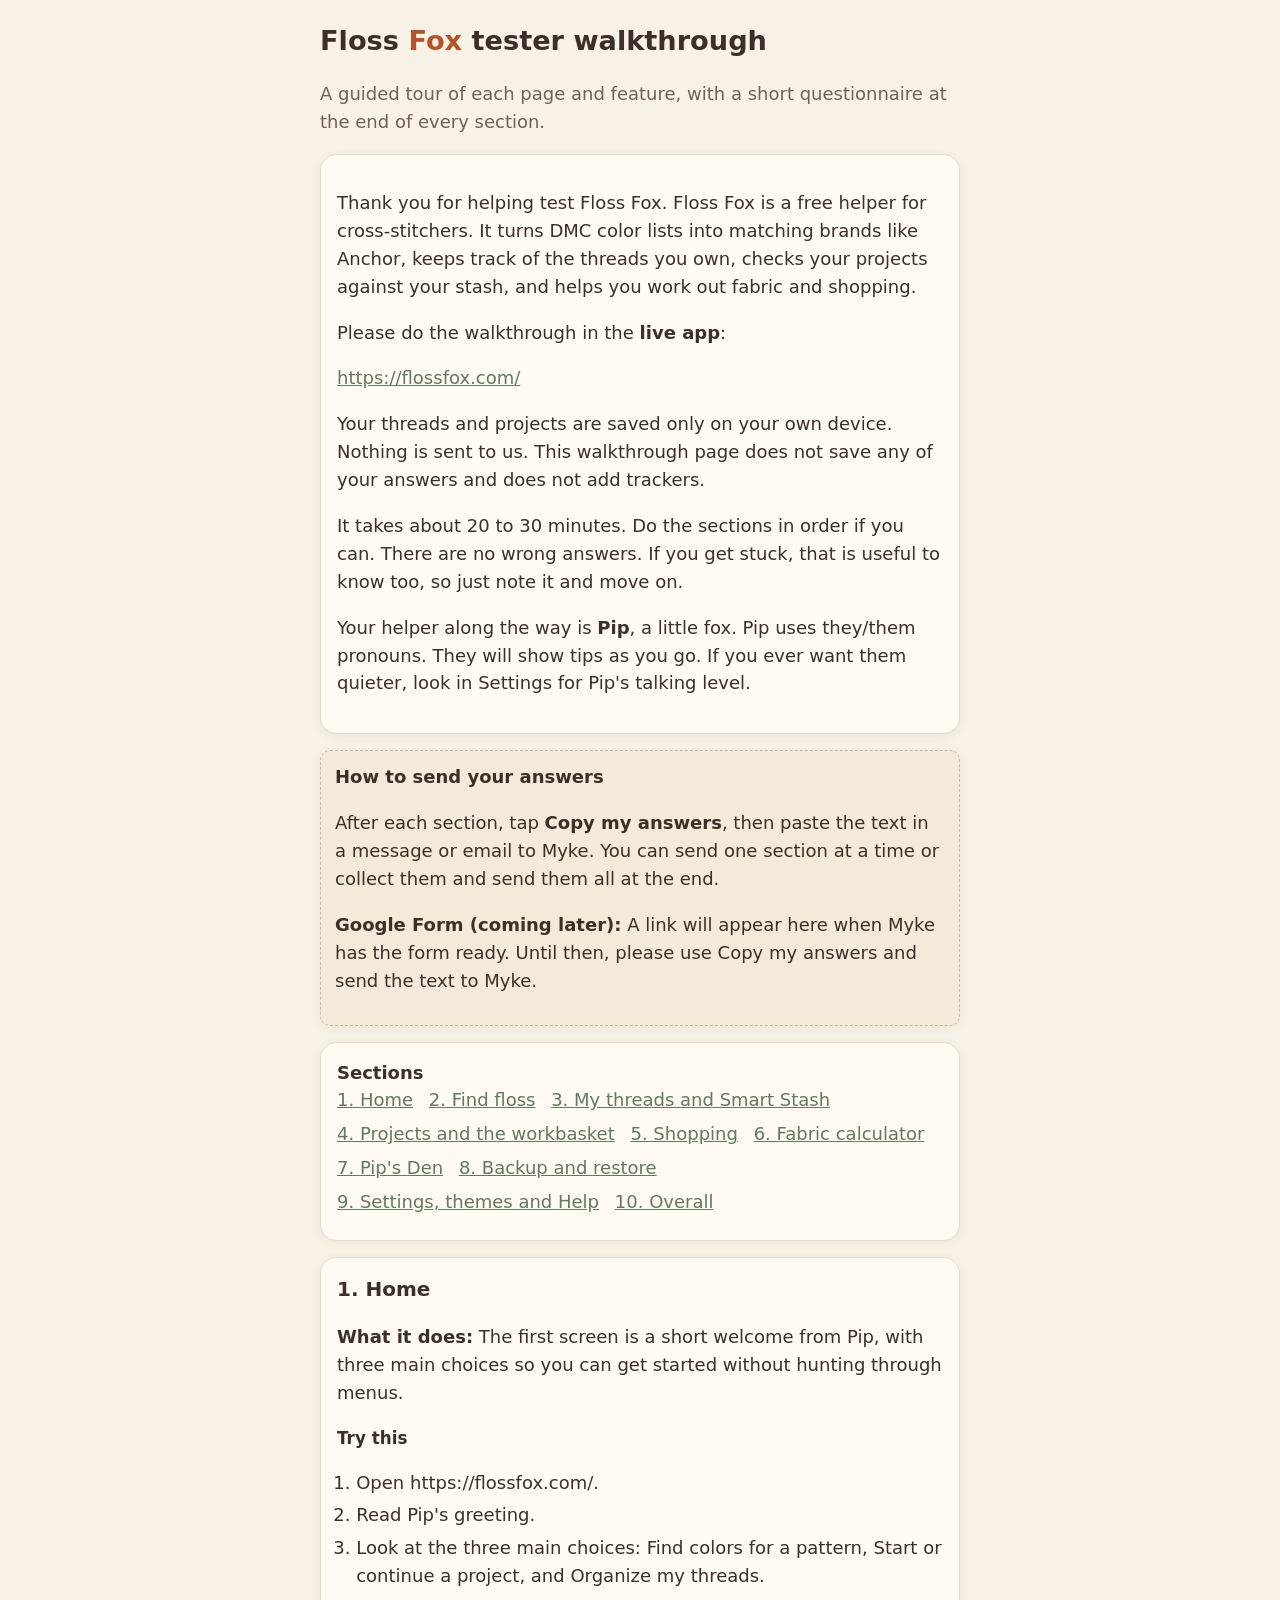
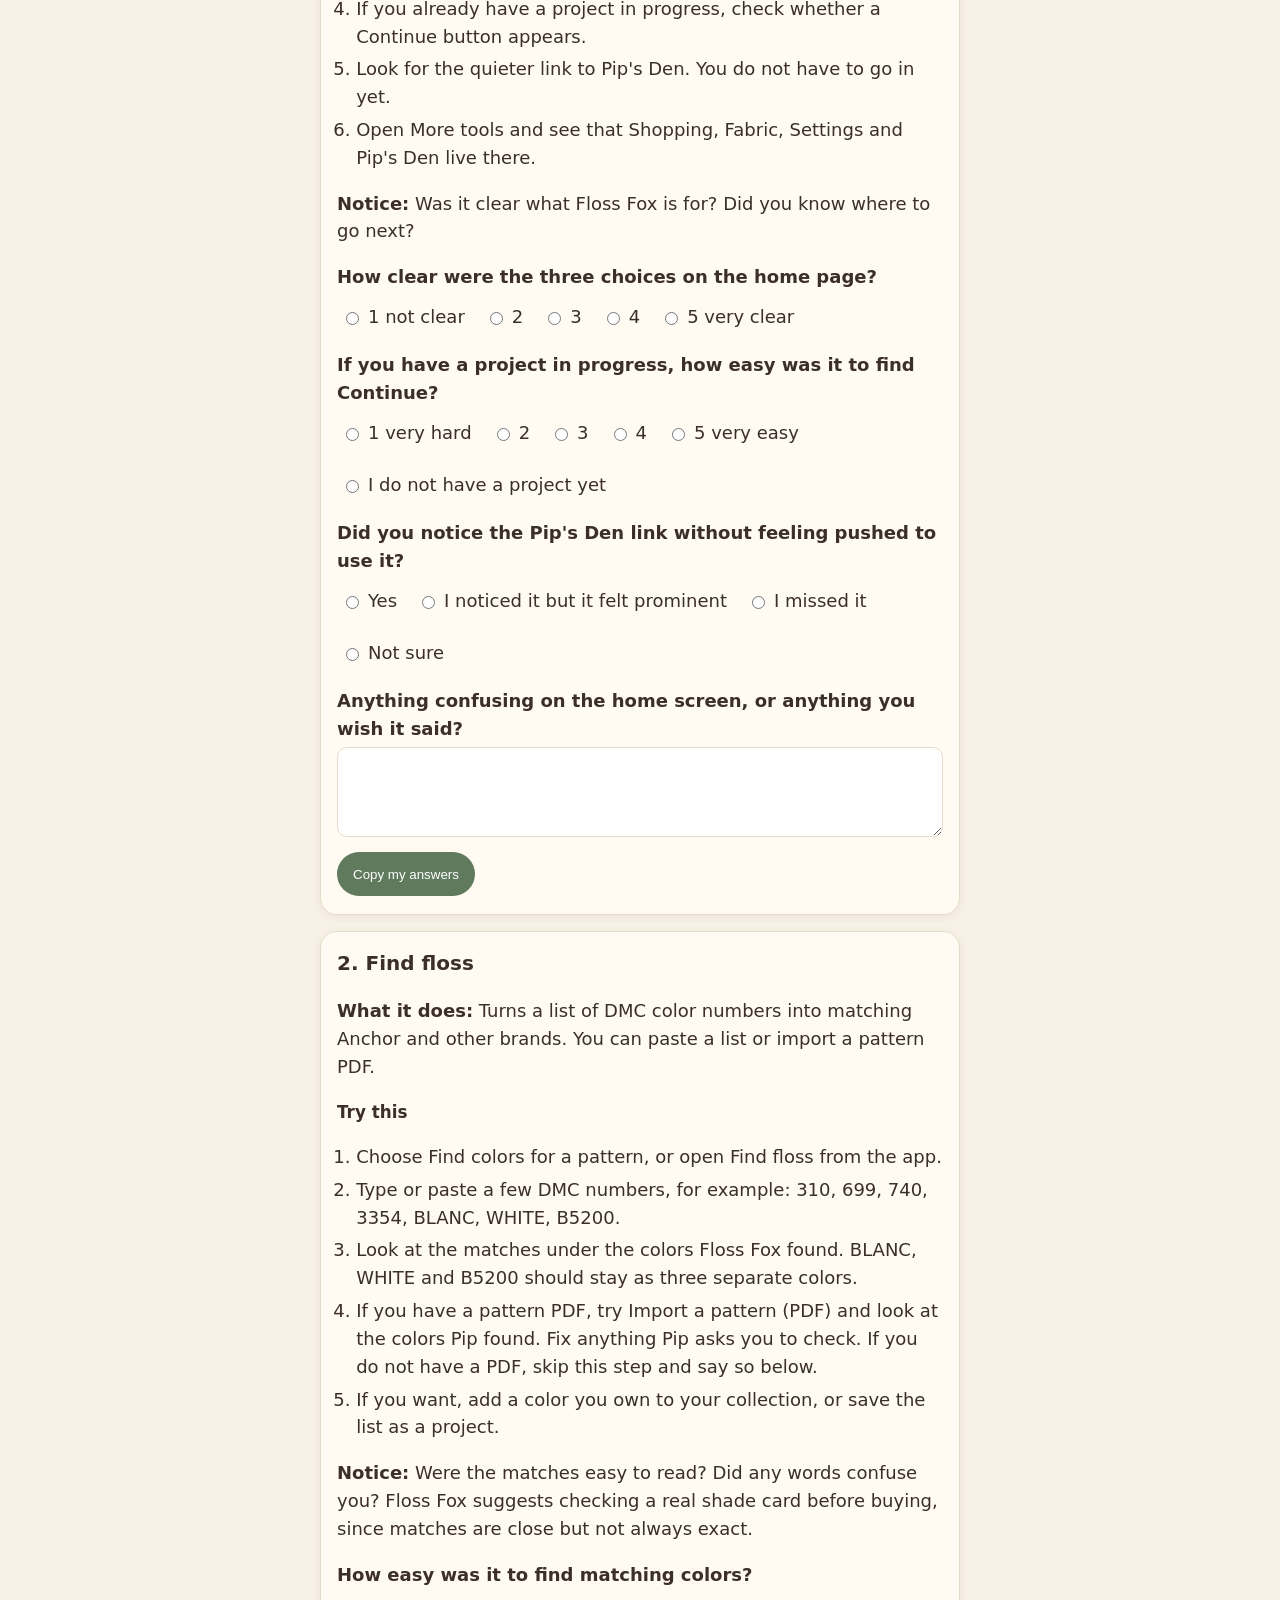
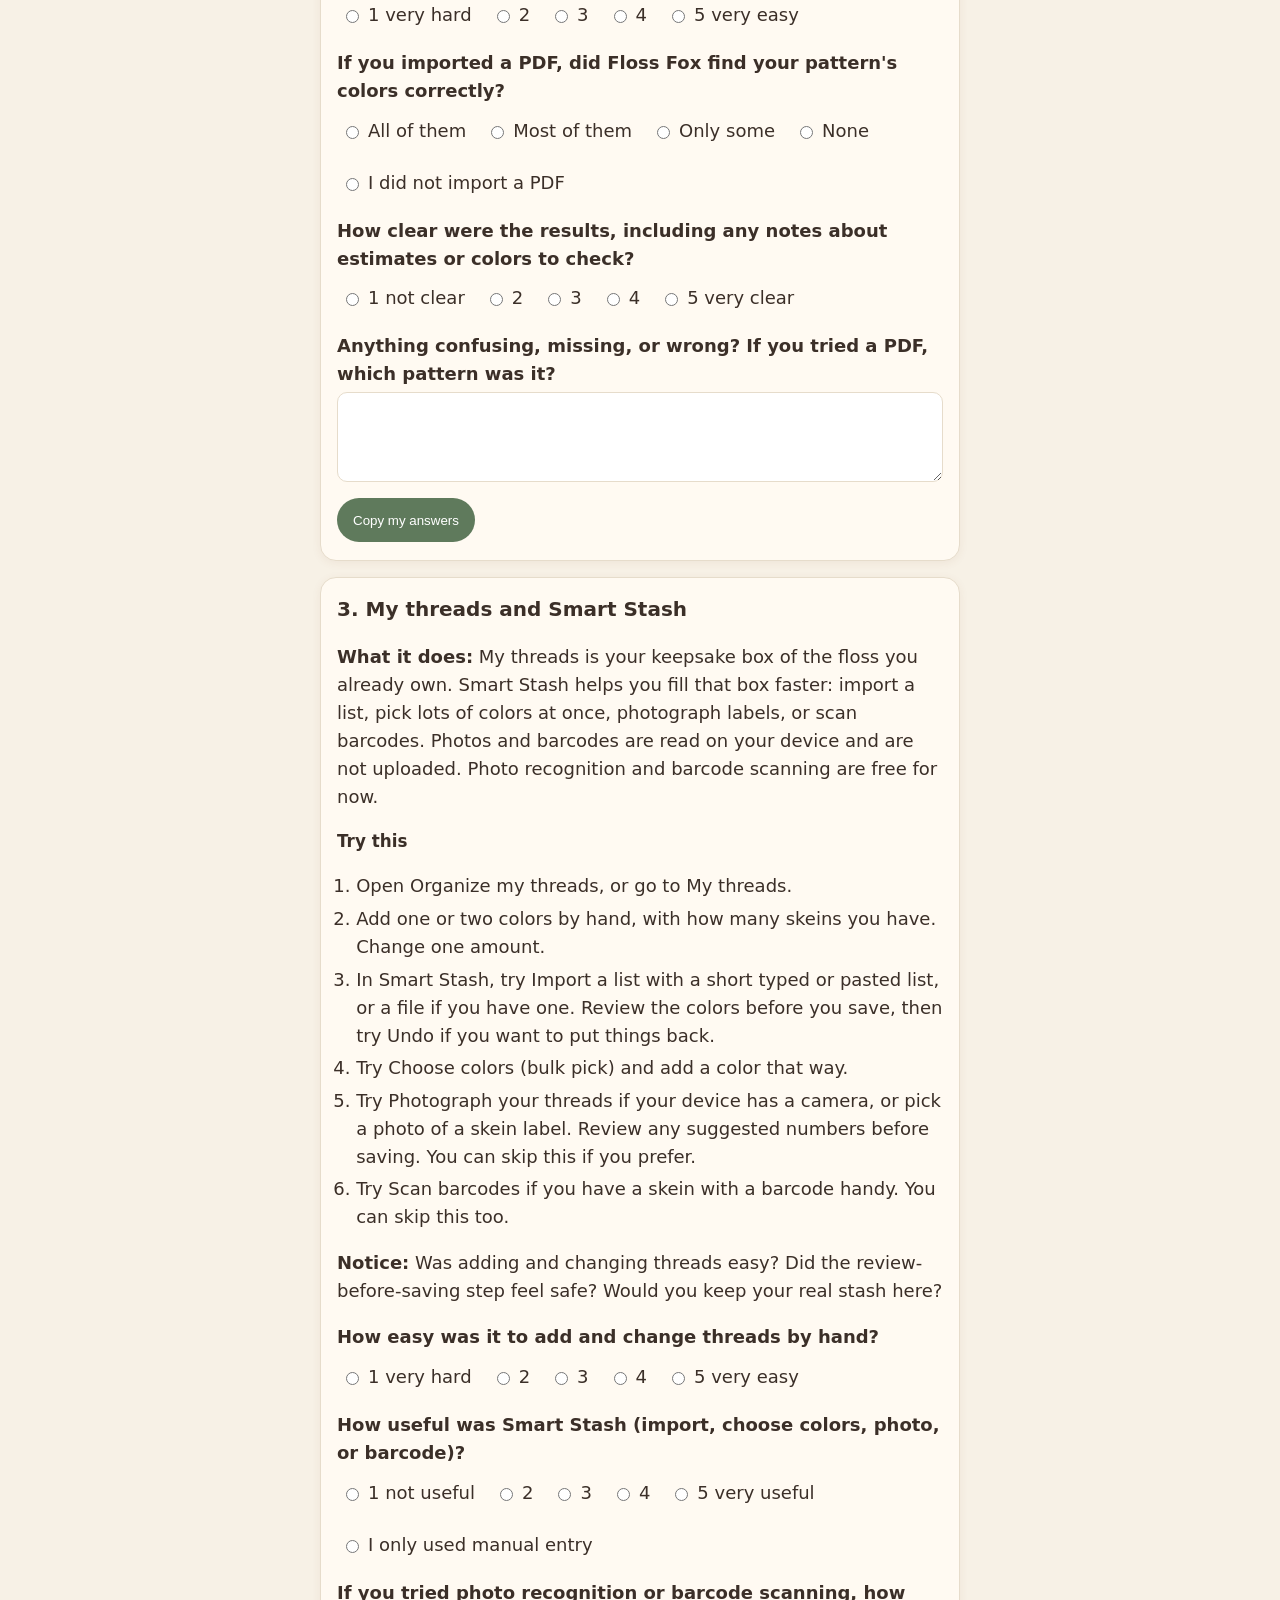
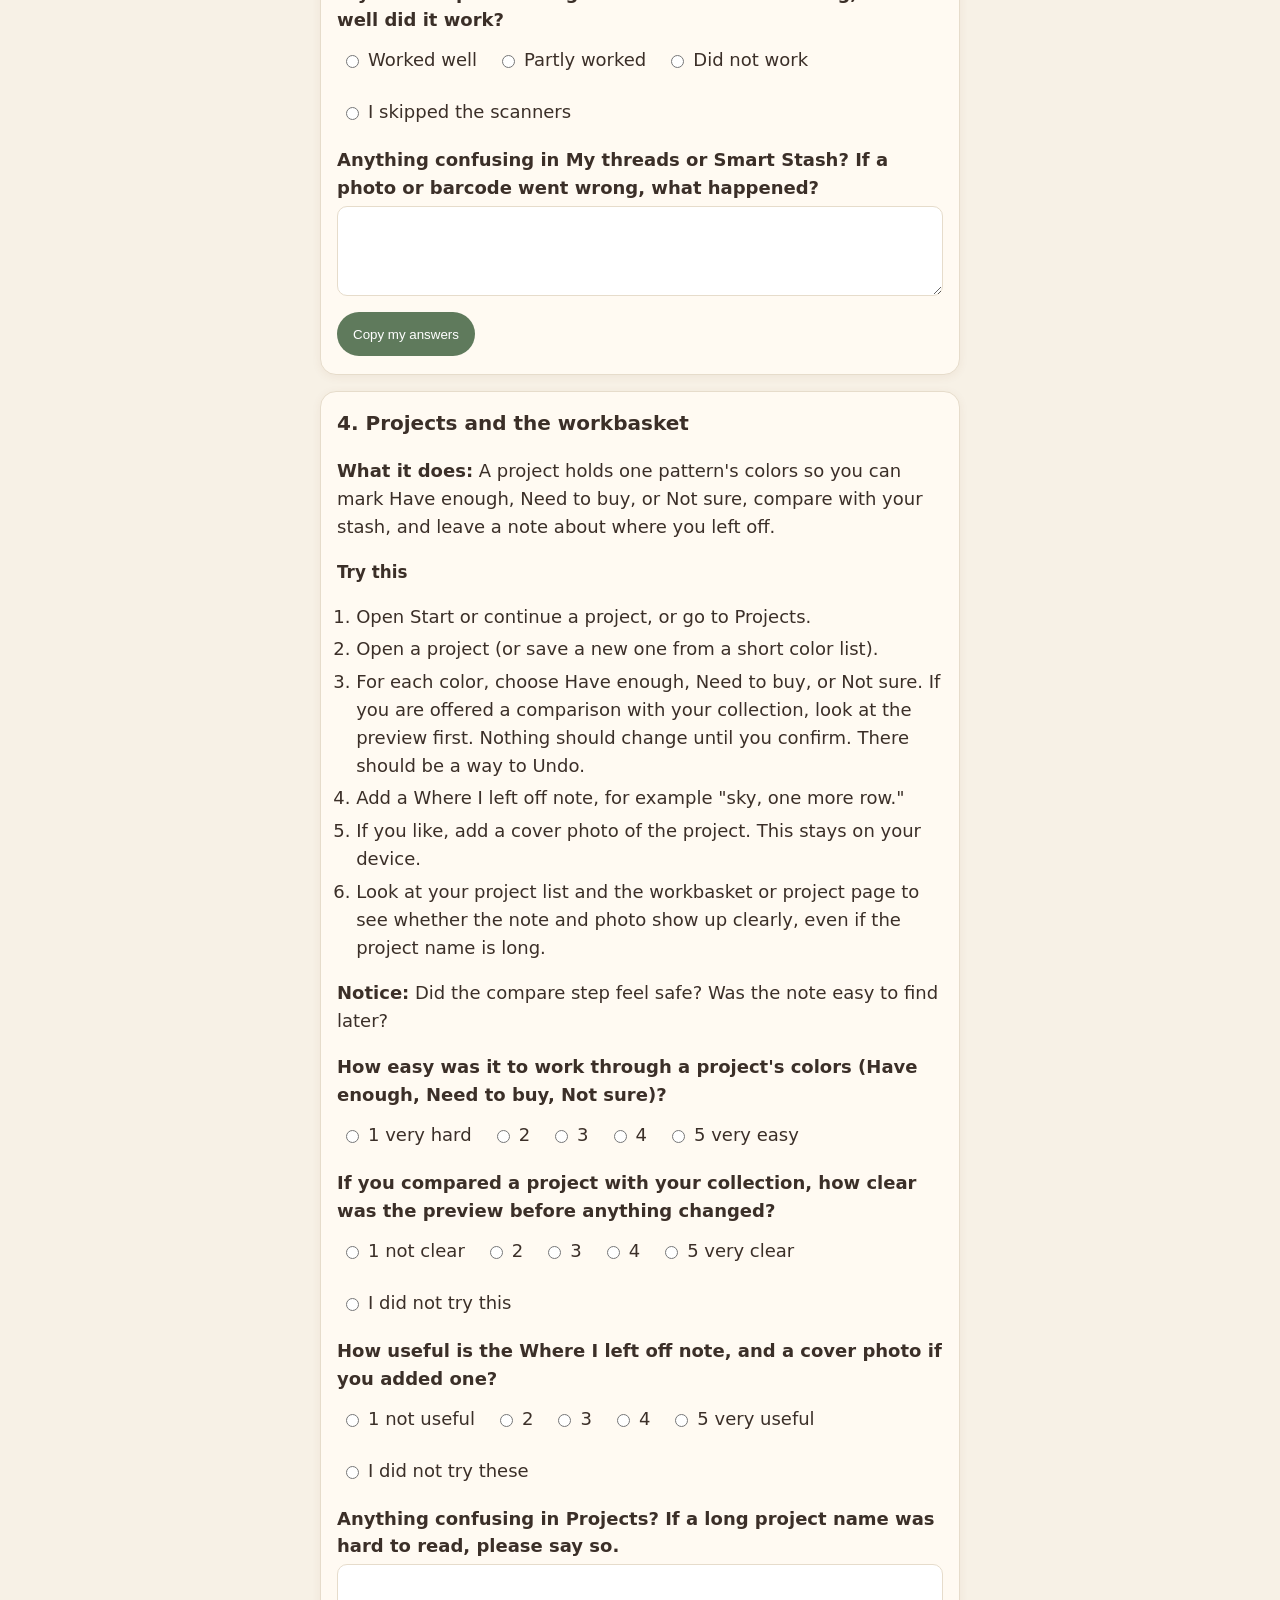
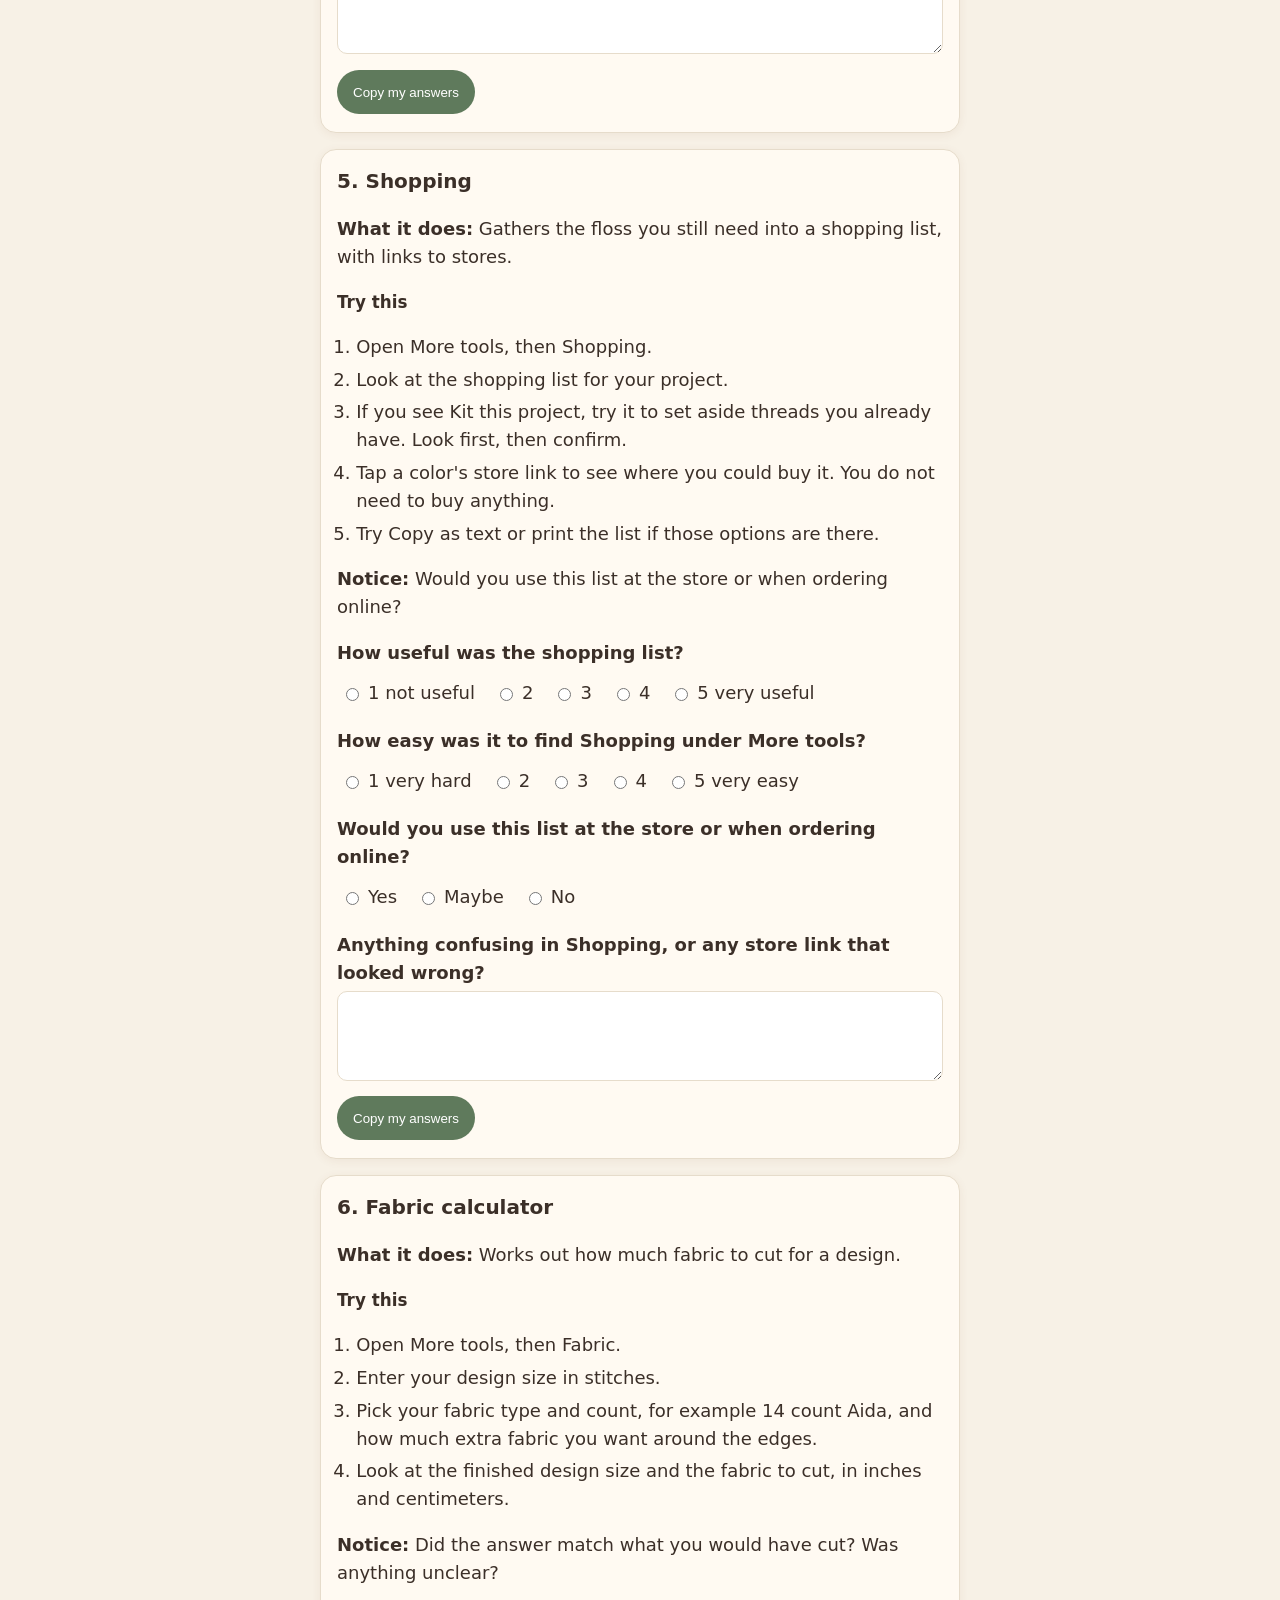
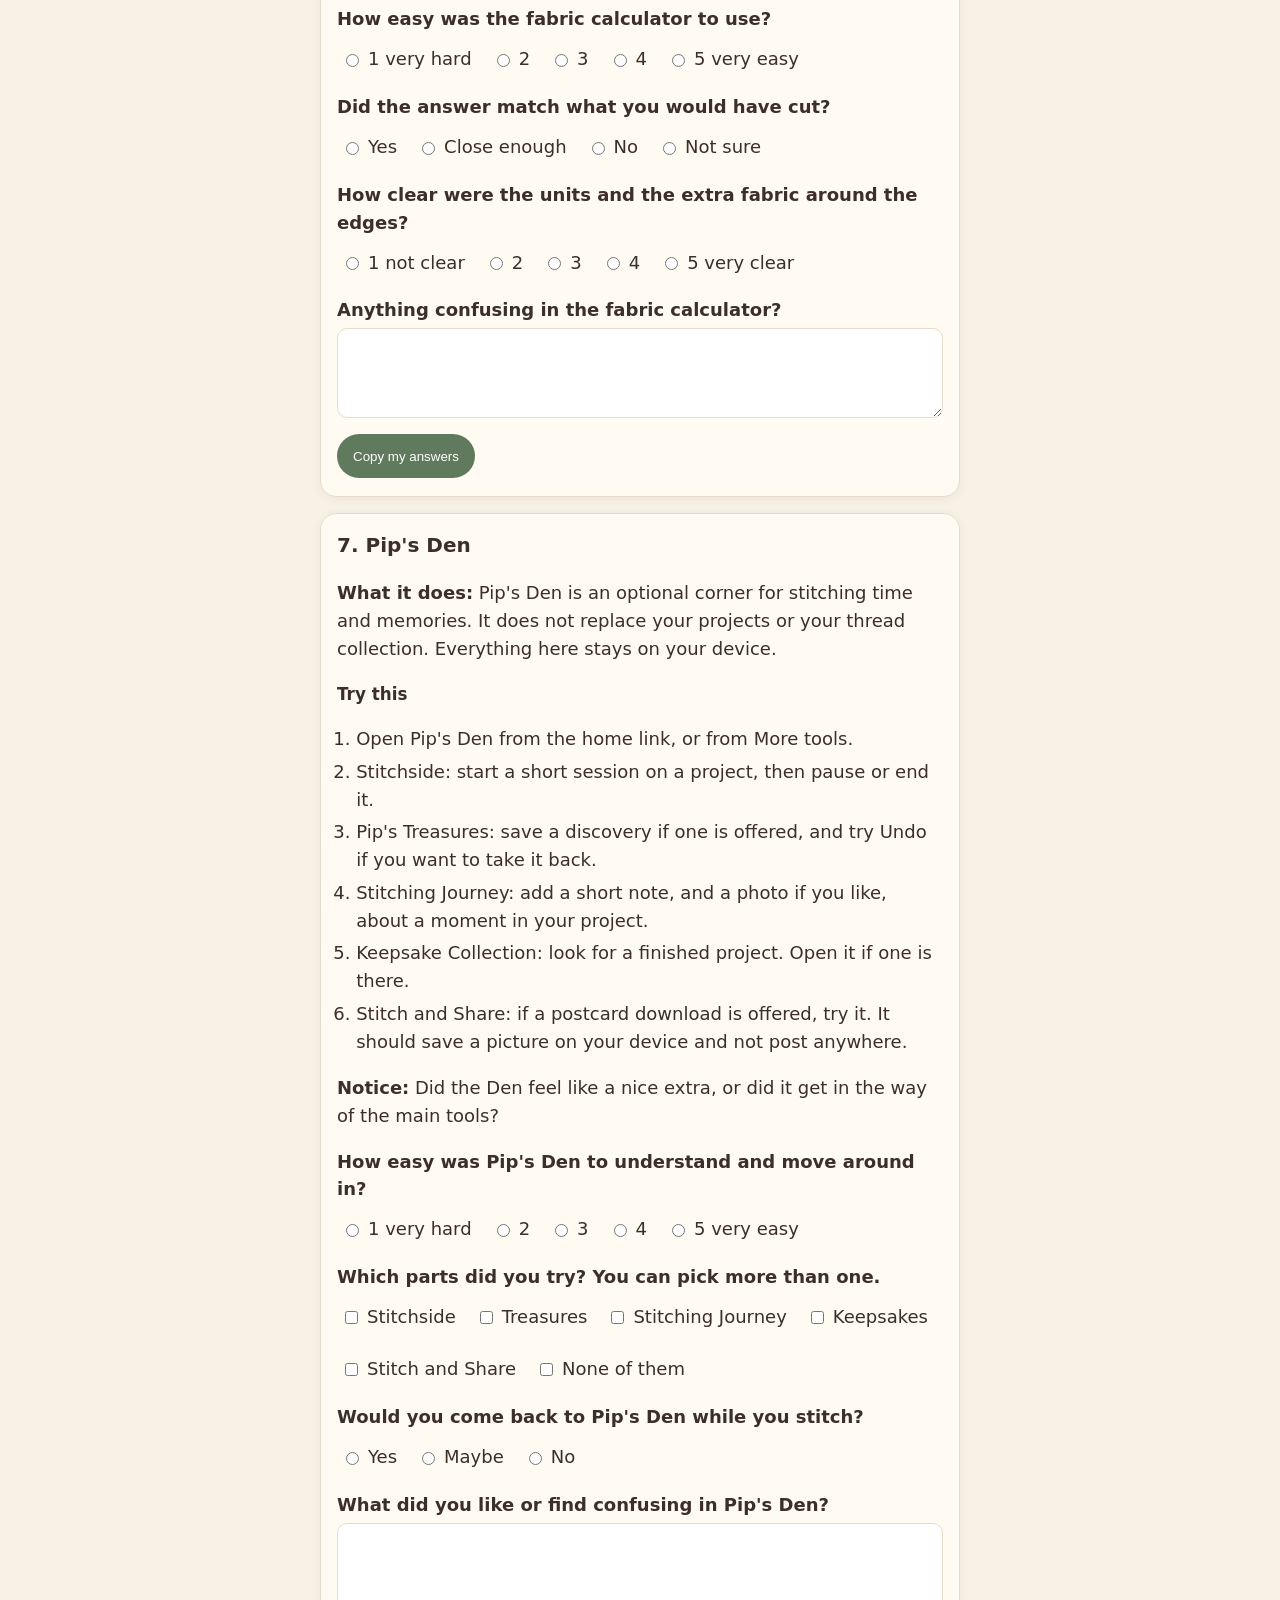
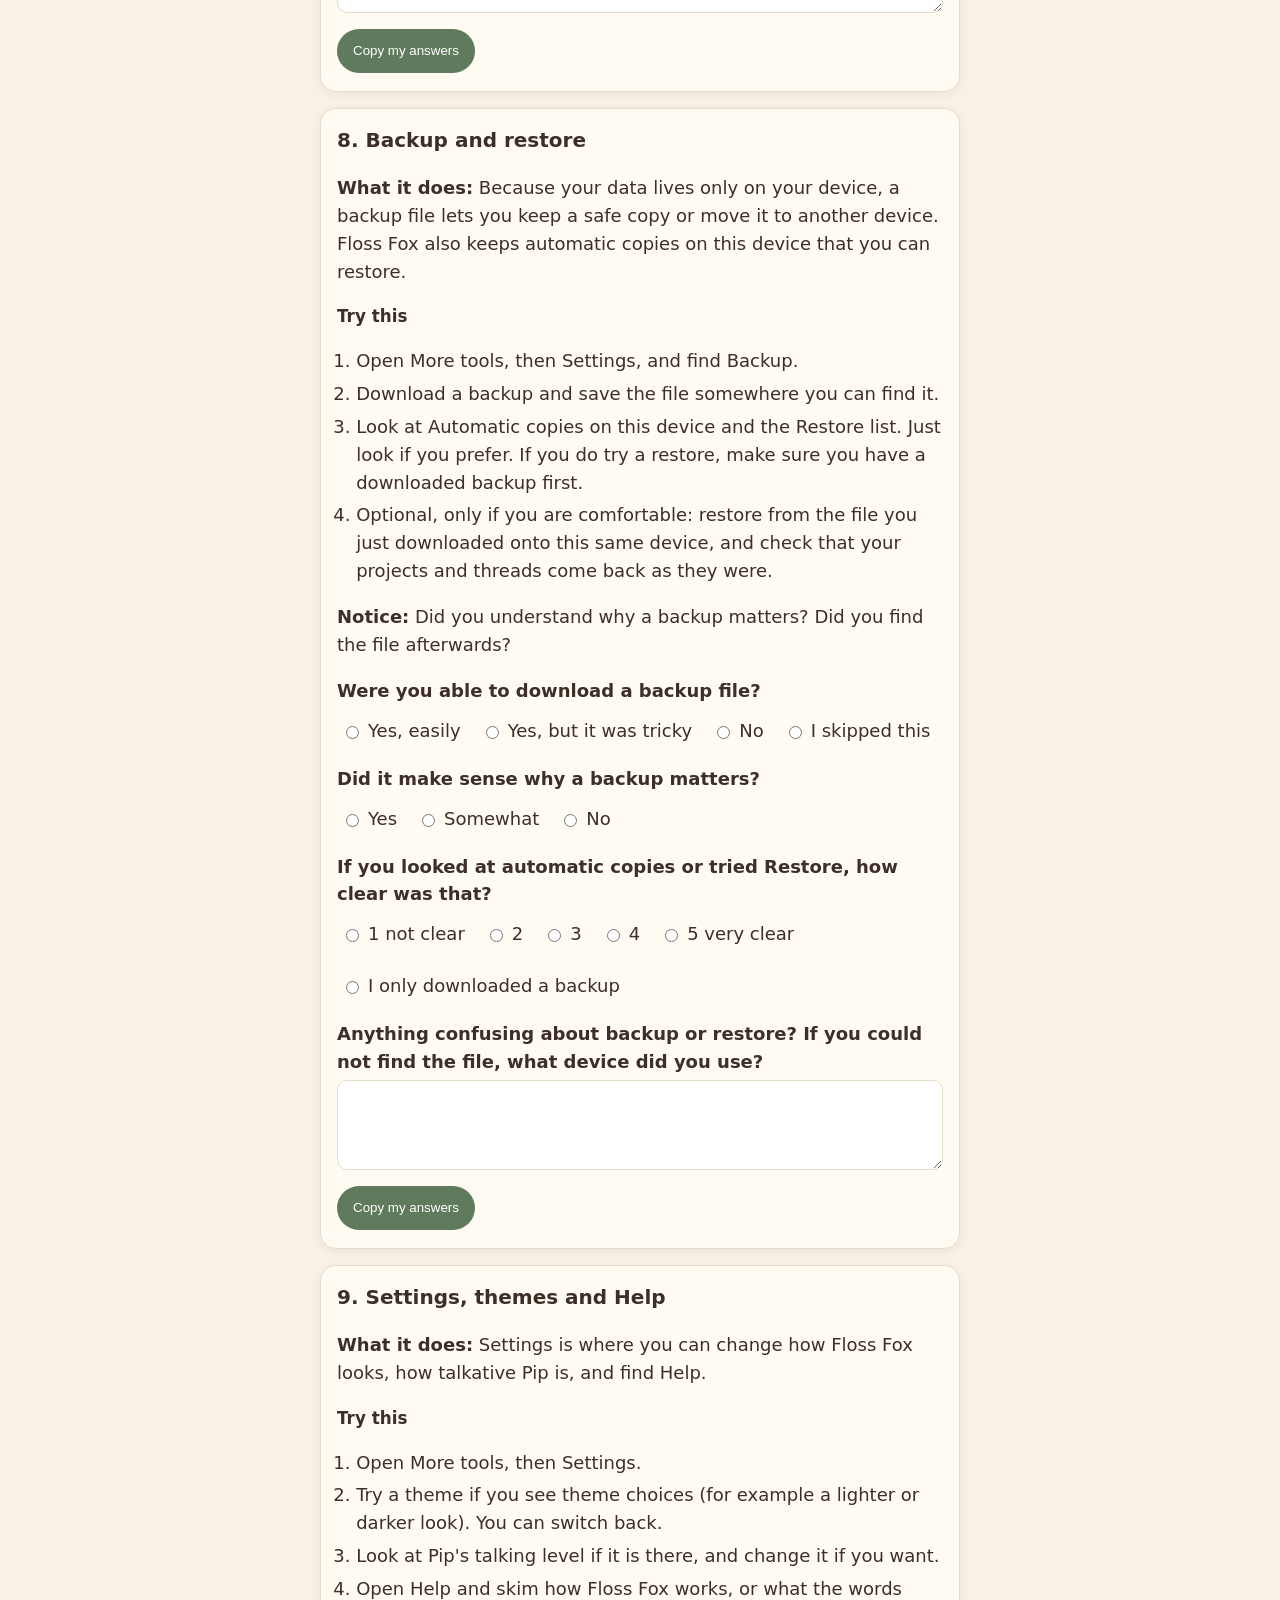
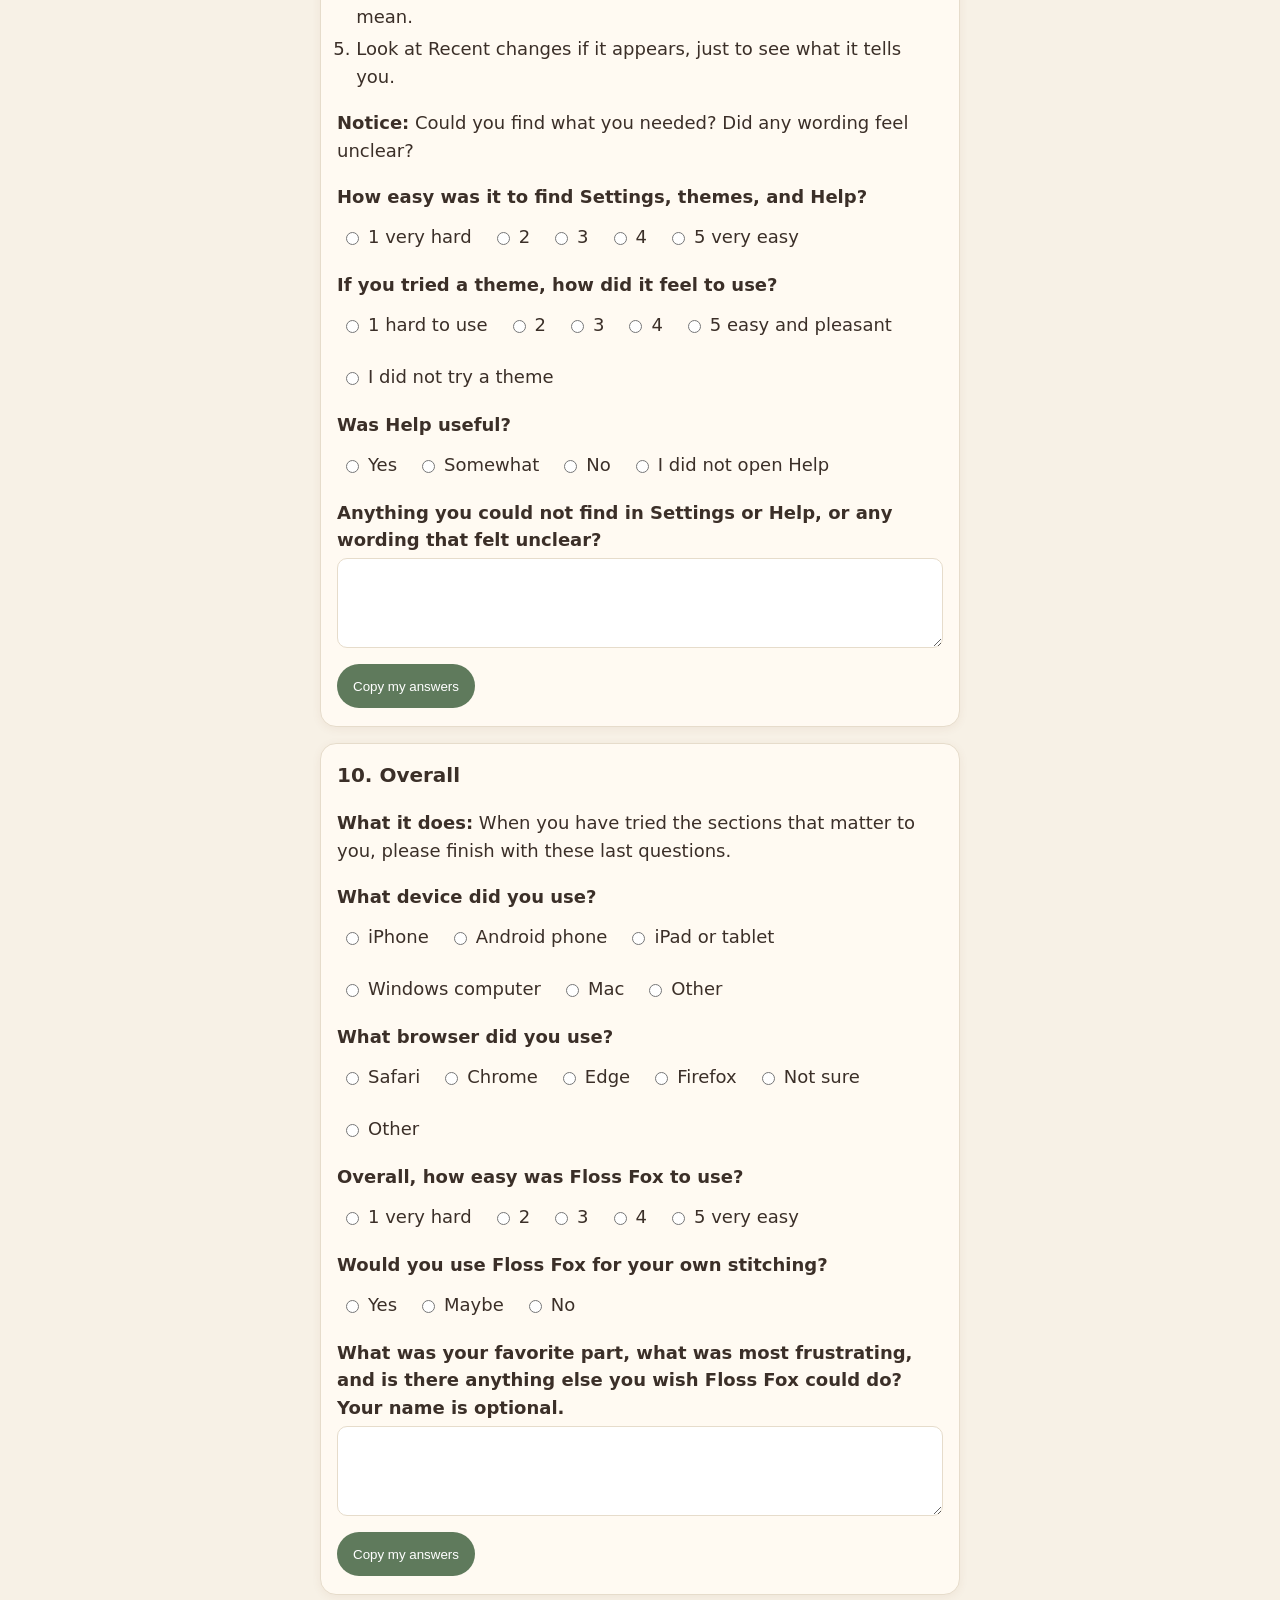
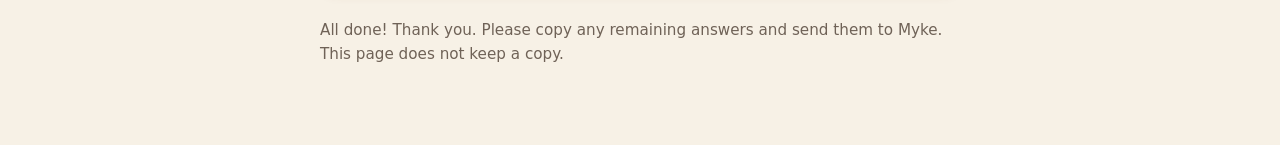
<file: walkthrough/index.html>
<!DOCTYPE html>
<html lang="en">
<head>
<meta charset="utf-8">
<meta name="viewport" content="width=device-width,initial-scale=1">
<meta name="robots" content="noindex, nofollow">
<title>Floss Fox tester walkthrough</title>
<style>
:root{--bg:#f7f1e6;--card:#fffaf2;--line:#e6dccb;--txt:#3b2f28;--mut:#6f6257;--accent:#b4532a;--sage:#5f7a5c;--ok:#3d5a45}
*{box-sizing:border-box}
body{margin:0;background:var(--bg);color:var(--txt);font:18px/1.55 system-ui,-apple-system,Segoe UI,Roboto,sans-serif}
.wrap{max-width:42rem;margin:0 auto;padding:20px 16px 64px}
header h1{margin:0 0 .25rem;font-size:1.7rem}
header h1 span{color:var(--accent)}
.lead,.note,.foot{color:var(--mut)}
a{color:var(--sage)}
.card{background:var(--card);border:1px solid var(--line);border-radius:16px;padding:16px 16px 18px;margin:16px 0;box-shadow:0 2px 10px #7a4b2a12}
h2{margin:0 0 .6rem;font-size:1.25rem}
h3{margin:1.1rem 0 .4rem;font-size:1.05rem}
ol,ul{padding-left:1.2rem}
li{margin:.3rem 0}
.form-slot{background:#f3ead9;border:1px dashed #c9b89a;border-radius:10px;padding:12px 14px}
.q{margin:12px 0 4px;font-weight:600}
.choices{display:flex;flex-wrap:wrap;gap:8px 12px;margin:4px 0 10px}
label.ch{display:inline-flex;align-items:center;gap:6px;min-height:44px;padding:0 4px;cursor:pointer}
textarea{width:100%;min-height:90px;font:inherit;padding:10px;border:1px solid var(--line);border-radius:10px;background:#fff;color:var(--txt)}
button.copy{min-height:44px;padding:8px 16px;border:0;border-radius:999px;background:var(--sage);color:#fff;font:600 1rem/1.2 inherit;cursor:pointer;margin-top:8px}
button.copy:focus{outline:3px solid #c8642f;outline-offset:2px}
.copied{color:var(--ok);font-weight:600;margin-left:8px}
nav.toc a{display:inline-block;margin:0 10px 6px 0}
.foot{font-size:.95rem;margin-top:24px}
</style>
</head>
<body>
<div class="wrap">
<header>
<h1>Floss <span>Fox</span> tester walkthrough</h1>
<p class="lead">A guided tour of each page and feature, with a short questionnaire at the end of every section.</p>
</header>

<div class="card">
<p>Thank you for helping test Floss Fox. Floss Fox is a free helper for cross-stitchers. It turns DMC color lists into matching brands like Anchor, keeps track of the threads you own, checks your projects against your stash, and helps you work out fabric and shopping.</p>
<p>Please do the walkthrough in the <strong>live app</strong>:</p>
<p><a href="https://flossfox.com/">https://flossfox.com/</a></p>
<p>Your threads and projects are saved only on your own device. Nothing is sent to us. This walkthrough page does not save any of your answers and does not add trackers.</p>
<p>It takes about 20 to 30 minutes. Do the sections in order if you can. There are no wrong answers. If you get stuck, that is useful to know too, so just note it and move on.</p>
<p>Your helper along the way is <strong>Pip</strong>, a little fox. Pip uses they/them pronouns. They will show tips as you go. If you ever want them quieter, look in Settings for Pip's talking level.</p>
</div>

<div class="card form-slot" id="formSlot">
<strong>How to send your answers</strong>
<p>After each section, tap <strong>Copy my answers</strong>, then paste the text in a message or email to Myke. You can send one section at a time or collect them and send them all at the end.</p>
<p><strong>Google Form (coming later):</strong> A link will appear here when Myke has the form ready. Until then, please use Copy my answers and send the text to Myke.</p>
<!-- GOOGLE_FORM_LINK: paste the published Google Form URL in the paragraph above when it is ready. -->
</div>

<nav class="toc card" aria-label="Sections">
<strong>Sections</strong><br>
<a href="#home">1. Home</a>
<a href="#find">2. Find floss</a>
<a href="#threads">3. My threads and Smart Stash</a>
<a href="#projects">4. Projects and the workbasket</a>
<a href="#shop">5. Shopping</a>
<a href="#fabric">6. Fabric calculator</a>
<a href="#den">7. Pip's Den</a>
<a href="#backup">8. Backup and restore</a>
<a href="#settings">9. Settings, themes and Help</a>
<a href="#overall">10. Overall</a>
</nav>

<section class="card" id="home" data-section="1. Home">
<h2>1. Home</h2>
<p><strong>What it does:</strong> The first screen is a short welcome from Pip, with three main choices so you can get started without hunting through menus.</p>
<div class="try"><h3>Try this</h3><ol>
<li>Open https://flossfox.com/.</li>
<li>Read Pip's greeting.</li>
<li>Look at the three main choices: Find colors for a pattern, Start or continue a project, and Organize my threads.</li>
<li>If you already have a project in progress, check whether a Continue button appears.</li>
<li>Look for the quieter link to Pip's Den. You do not have to go in yet.</li>
<li>Open More tools and see that Shopping, Fabric, Settings and Pip's Den live there.</li>
</ol>
<p><strong>Notice:</strong> Was it clear what Floss Fox is for? Did you know where to go next?</p>
</div>
<div class="qs">
<p class="q">How clear were the three choices on the home page?</p>
<div class="choices" role="radiogroup">
<label class="ch"><input type="radio" name="h1" value="1"> 1 not clear</label>
<label class="ch"><input type="radio" name="h1" value="2"> 2</label>
<label class="ch"><input type="radio" name="h1" value="3"> 3</label>
<label class="ch"><input type="radio" name="h1" value="4"> 4</label>
<label class="ch"><input type="radio" name="h1" value="5"> 5 very clear</label>
</div>
<p class="q">If you have a project in progress, how easy was it to find Continue?</p>
<div class="choices" role="radiogroup">
<label class="ch"><input type="radio" name="h2" value="1"> 1 very hard</label>
<label class="ch"><input type="radio" name="h2" value="2"> 2</label>
<label class="ch"><input type="radio" name="h2" value="3"> 3</label>
<label class="ch"><input type="radio" name="h2" value="4"> 4</label>
<label class="ch"><input type="radio" name="h2" value="5"> 5 very easy</label>
<label class="ch"><input type="radio" name="h2" value="no project yet"> I do not have a project yet</label>
</div>
<p class="q">Did you notice the Pip's Den link without feeling pushed to use it?</p>
<div class="choices" role="radiogroup">
<label class="ch"><input type="radio" name="h3" value="Yes"> Yes</label>
<label class="ch"><input type="radio" name="h3" value="I noticed it but it felt prominent"> I noticed it but it felt prominent</label>
<label class="ch"><input type="radio" name="h3" value="I missed it"> I missed it</label>
<label class="ch"><input type="radio" name="h3" value="Not sure"> Not sure</label>
</div>
<p class="q">Anything confusing on the home screen, or anything you wish it said?</p>
<textarea name="h4" aria-label="Anything confusing on the home screen, or anything you wish it said?"></textarea>
<button type="button" class="copy">Copy my answers</button><span class="copied" hidden>Copied</span>
</div></section>

<section class="card" id="find" data-section="2. Find floss">
<h2>2. Find floss</h2>
<p><strong>What it does:</strong> Turns a list of DMC color numbers into matching Anchor and other brands. You can paste a list or import a pattern PDF.</p>
<div class="try"><h3>Try this</h3><ol>
<li>Choose Find colors for a pattern, or open Find floss from the app.</li>
<li>Type or paste a few DMC numbers, for example: 310, 699, 740, 3354, BLANC, WHITE, B5200.</li>
<li>Look at the matches under the colors Floss Fox found. BLANC, WHITE and B5200 should stay as three separate colors.</li>
<li>If you have a pattern PDF, try Import a pattern (PDF) and look at the colors Pip found. Fix anything Pip asks you to check. If you do not have a PDF, skip this step and say so below.</li>
<li>If you want, add a color you own to your collection, or save the list as a project.</li>
</ol>
<p><strong>Notice:</strong> Were the matches easy to read? Did any words confuse you? Floss Fox suggests checking a real shade card before buying, since matches are close but not always exact.</p>
</div>
<div class="qs">
<p class="q">How easy was it to find matching colors?</p>
<div class="choices" role="radiogroup">
<label class="ch"><input type="radio" name="f1" value="1"> 1 very hard</label>
<label class="ch"><input type="radio" name="f1" value="2"> 2</label>
<label class="ch"><input type="radio" name="f1" value="3"> 3</label>
<label class="ch"><input type="radio" name="f1" value="4"> 4</label>
<label class="ch"><input type="radio" name="f1" value="5"> 5 very easy</label>
</div>
<p class="q">If you imported a PDF, did Floss Fox find your pattern's colors correctly?</p>
<div class="choices" role="radiogroup">
<label class="ch"><input type="radio" name="f2" value="All of them"> All of them</label>
<label class="ch"><input type="radio" name="f2" value="Most of them"> Most of them</label>
<label class="ch"><input type="radio" name="f2" value="Only some"> Only some</label>
<label class="ch"><input type="radio" name="f2" value="None"> None</label>
<label class="ch"><input type="radio" name="f2" value="I did not import a PDF"> I did not import a PDF</label>
</div>
<p class="q">How clear were the results, including any notes about estimates or colors to check?</p>
<div class="choices" role="radiogroup">
<label class="ch"><input type="radio" name="f3" value="1"> 1 not clear</label>
<label class="ch"><input type="radio" name="f3" value="2"> 2</label>
<label class="ch"><input type="radio" name="f3" value="3"> 3</label>
<label class="ch"><input type="radio" name="f3" value="4"> 4</label>
<label class="ch"><input type="radio" name="f3" value="5"> 5 very clear</label>
</div>
<p class="q">Anything confusing, missing, or wrong? If you tried a PDF, which pattern was it?</p>
<textarea name="f4" aria-label="Anything confusing, missing, or wrong? If you tried a PDF, which pattern was it?"></textarea>
<button type="button" class="copy">Copy my answers</button><span class="copied" hidden>Copied</span>
</div></section>

<section class="card" id="threads" data-section="3. My threads and Smart Stash">
<h2>3. My threads and Smart Stash</h2>
<p><strong>What it does:</strong> My threads is your keepsake box of the floss you already own. Smart Stash helps you fill that box faster: import a list, pick lots of colors at once, photograph labels, or scan barcodes. Photos and barcodes are read on your device and are not uploaded. Photo recognition and barcode scanning are free for now.</p>
<div class="try"><h3>Try this</h3><ol>
<li>Open Organize my threads, or go to My threads.</li>
<li>Add one or two colors by hand, with how many skeins you have. Change one amount.</li>
<li>In Smart Stash, try Import a list with a short typed or pasted list, or a file if you have one. Review the colors before you save, then try Undo if you want to put things back.</li>
<li>Try Choose colors (bulk pick) and add a color that way.</li>
<li>Try Photograph your threads if your device has a camera, or pick a photo of a skein label. Review any suggested numbers before saving. You can skip this if you prefer.</li>
<li>Try Scan barcodes if you have a skein with a barcode handy. You can skip this too.</li>
</ol>
<p><strong>Notice:</strong> Was adding and changing threads easy? Did the review-before-saving step feel safe? Would you keep your real stash here?</p>
</div>
<div class="qs">
<p class="q">How easy was it to add and change threads by hand?</p>
<div class="choices" role="radiogroup">
<label class="ch"><input type="radio" name="t1" value="1"> 1 very hard</label>
<label class="ch"><input type="radio" name="t1" value="2"> 2</label>
<label class="ch"><input type="radio" name="t1" value="3"> 3</label>
<label class="ch"><input type="radio" name="t1" value="4"> 4</label>
<label class="ch"><input type="radio" name="t1" value="5"> 5 very easy</label>
</div>
<p class="q">How useful was Smart Stash (import, choose colors, photo, or barcode)?</p>
<div class="choices" role="radiogroup">
<label class="ch"><input type="radio" name="t2" value="1"> 1 not useful</label>
<label class="ch"><input type="radio" name="t2" value="2"> 2</label>
<label class="ch"><input type="radio" name="t2" value="3"> 3</label>
<label class="ch"><input type="radio" name="t2" value="4"> 4</label>
<label class="ch"><input type="radio" name="t2" value="5"> 5 very useful</label>
<label class="ch"><input type="radio" name="t2" value="I only used manual entry"> I only used manual entry</label>
</div>
<p class="q">If you tried photo recognition or barcode scanning, how well did it work?</p>
<div class="choices" role="radiogroup">
<label class="ch"><input type="radio" name="t3" value="Worked well"> Worked well</label>
<label class="ch"><input type="radio" name="t3" value="Partly worked"> Partly worked</label>
<label class="ch"><input type="radio" name="t3" value="Did not work"> Did not work</label>
<label class="ch"><input type="radio" name="t3" value="I skipped the scanners"> I skipped the scanners</label>
</div>
<p class="q">Anything confusing in My threads or Smart Stash? If a photo or barcode went wrong, what happened?</p>
<textarea name="t4" aria-label="Anything confusing in My threads or Smart Stash? If a photo or barcode went wrong, what happened?"></textarea>
<button type="button" class="copy">Copy my answers</button><span class="copied" hidden>Copied</span>
</div></section>

<section class="card" id="projects" data-section="4. Projects">
<h2>4. Projects and the workbasket</h2>
<p><strong>What it does:</strong> A project holds one pattern's colors so you can mark Have enough, Need to buy, or Not sure, compare with your stash, and leave a note about where you left off.</p>
<div class="try"><h3>Try this</h3><ol>
<li>Open Start or continue a project, or go to Projects.</li>
<li>Open a project (or save a new one from a short color list).</li>
<li>For each color, choose Have enough, Need to buy, or Not sure. If you are offered a comparison with your collection, look at the preview first. Nothing should change until you confirm. There should be a way to Undo.</li>
<li>Add a Where I left off note, for example &quot;sky, one more row.&quot;</li>
<li>If you like, add a cover photo of the project. This stays on your device.</li>
<li>Look at your project list and the workbasket or project page to see whether the note and photo show up clearly, even if the project name is long.</li>
</ol>
<p><strong>Notice:</strong> Did the compare step feel safe? Was the note easy to find later?</p>
</div>
<div class="qs">
<p class="q">How easy was it to work through a project's colors (Have enough, Need to buy, Not sure)?</p>
<div class="choices" role="radiogroup">
<label class="ch"><input type="radio" name="p1" value="1"> 1 very hard</label>
<label class="ch"><input type="radio" name="p1" value="2"> 2</label>
<label class="ch"><input type="radio" name="p1" value="3"> 3</label>
<label class="ch"><input type="radio" name="p1" value="4"> 4</label>
<label class="ch"><input type="radio" name="p1" value="5"> 5 very easy</label>
</div>
<p class="q">If you compared a project with your collection, how clear was the preview before anything changed?</p>
<div class="choices" role="radiogroup">
<label class="ch"><input type="radio" name="p2" value="1"> 1 not clear</label>
<label class="ch"><input type="radio" name="p2" value="2"> 2</label>
<label class="ch"><input type="radio" name="p2" value="3"> 3</label>
<label class="ch"><input type="radio" name="p2" value="4"> 4</label>
<label class="ch"><input type="radio" name="p2" value="5"> 5 very clear</label>
<label class="ch"><input type="radio" name="p2" value="I did not try this"> I did not try this</label>
</div>
<p class="q">How useful is the Where I left off note, and a cover photo if you added one?</p>
<div class="choices" role="radiogroup">
<label class="ch"><input type="radio" name="p3" value="1"> 1 not useful</label>
<label class="ch"><input type="radio" name="p3" value="2"> 2</label>
<label class="ch"><input type="radio" name="p3" value="3"> 3</label>
<label class="ch"><input type="radio" name="p3" value="4"> 4</label>
<label class="ch"><input type="radio" name="p3" value="5"> 5 very useful</label>
<label class="ch"><input type="radio" name="p3" value="I did not try these"> I did not try these</label>
</div>
<p class="q">Anything confusing in Projects? If a long project name was hard to read, please say so.</p>
<textarea name="p4" aria-label="Anything confusing in Projects? If a long project name was hard to read, please say so."></textarea>
<button type="button" class="copy">Copy my answers</button><span class="copied" hidden>Copied</span>
</div></section>

<section class="card" id="shop" data-section="5. Shopping">
<h2>5. Shopping</h2>
<p><strong>What it does:</strong> Gathers the floss you still need into a shopping list, with links to stores.</p>
<div class="try"><h3>Try this</h3><ol>
<li>Open More tools, then Shopping.</li>
<li>Look at the shopping list for your project.</li>
<li>If you see Kit this project, try it to set aside threads you already have. Look first, then confirm.</li>
<li>Tap a color's store link to see where you could buy it. You do not need to buy anything.</li>
<li>Try Copy as text or print the list if those options are there.</li>
</ol>
<p><strong>Notice:</strong> Would you use this list at the store or when ordering online?</p>
</div>
<div class="qs">
<p class="q">How useful was the shopping list?</p>
<div class="choices" role="radiogroup">
<label class="ch"><input type="radio" name="s1" value="1"> 1 not useful</label>
<label class="ch"><input type="radio" name="s1" value="2"> 2</label>
<label class="ch"><input type="radio" name="s1" value="3"> 3</label>
<label class="ch"><input type="radio" name="s1" value="4"> 4</label>
<label class="ch"><input type="radio" name="s1" value="5"> 5 very useful</label>
</div>
<p class="q">How easy was it to find Shopping under More tools?</p>
<div class="choices" role="radiogroup">
<label class="ch"><input type="radio" name="s2" value="1"> 1 very hard</label>
<label class="ch"><input type="radio" name="s2" value="2"> 2</label>
<label class="ch"><input type="radio" name="s2" value="3"> 3</label>
<label class="ch"><input type="radio" name="s2" value="4"> 4</label>
<label class="ch"><input type="radio" name="s2" value="5"> 5 very easy</label>
</div>
<p class="q">Would you use this list at the store or when ordering online?</p>
<div class="choices" role="radiogroup">
<label class="ch"><input type="radio" name="s3" value="Yes"> Yes</label>
<label class="ch"><input type="radio" name="s3" value="Maybe"> Maybe</label>
<label class="ch"><input type="radio" name="s3" value="No"> No</label>
</div>
<p class="q">Anything confusing in Shopping, or any store link that looked wrong?</p>
<textarea name="s4" aria-label="Anything confusing in Shopping, or any store link that looked wrong?"></textarea>
<button type="button" class="copy">Copy my answers</button><span class="copied" hidden>Copied</span>
</div></section>

<section class="card" id="fabric" data-section="6. Fabric calculator">
<h2>6. Fabric calculator</h2>
<p><strong>What it does:</strong> Works out how much fabric to cut for a design.</p>
<div class="try"><h3>Try this</h3><ol>
<li>Open More tools, then Fabric.</li>
<li>Enter your design size in stitches.</li>
<li>Pick your fabric type and count, for example 14 count Aida, and how much extra fabric you want around the edges.</li>
<li>Look at the finished design size and the fabric to cut, in inches and centimeters.</li>
</ol>
<p><strong>Notice:</strong> Did the answer match what you would have cut? Was anything unclear?</p>
</div>
<div class="qs">
<p class="q">How easy was the fabric calculator to use?</p>
<div class="choices" role="radiogroup">
<label class="ch"><input type="radio" name="c1" value="1"> 1 very hard</label>
<label class="ch"><input type="radio" name="c1" value="2"> 2</label>
<label class="ch"><input type="radio" name="c1" value="3"> 3</label>
<label class="ch"><input type="radio" name="c1" value="4"> 4</label>
<label class="ch"><input type="radio" name="c1" value="5"> 5 very easy</label>
</div>
<p class="q">Did the answer match what you would have cut?</p>
<div class="choices" role="radiogroup">
<label class="ch"><input type="radio" name="c2" value="Yes"> Yes</label>
<label class="ch"><input type="radio" name="c2" value="Close enough"> Close enough</label>
<label class="ch"><input type="radio" name="c2" value="No"> No</label>
<label class="ch"><input type="radio" name="c2" value="Not sure"> Not sure</label>
</div>
<p class="q">How clear were the units and the extra fabric around the edges?</p>
<div class="choices" role="radiogroup">
<label class="ch"><input type="radio" name="c3" value="1"> 1 not clear</label>
<label class="ch"><input type="radio" name="c3" value="2"> 2</label>
<label class="ch"><input type="radio" name="c3" value="3"> 3</label>
<label class="ch"><input type="radio" name="c3" value="4"> 4</label>
<label class="ch"><input type="radio" name="c3" value="5"> 5 very clear</label>
</div>
<p class="q">Anything confusing in the fabric calculator?</p>
<textarea name="c4" aria-label="Anything confusing in the fabric calculator?"></textarea>
<button type="button" class="copy">Copy my answers</button><span class="copied" hidden>Copied</span>
</div></section>

<section class="card" id="den" data-section="7. Pip's Den">
<h2>7. Pip's Den</h2>
<p><strong>What it does:</strong> Pip's Den is an optional corner for stitching time and memories. It does not replace your projects or your thread collection. Everything here stays on your device.</p>
<div class="try"><h3>Try this</h3><ol>
<li>Open Pip's Den from the home link, or from More tools.</li>
<li>Stitchside: start a short session on a project, then pause or end it.</li>
<li>Pip's Treasures: save a discovery if one is offered, and try Undo if you want to take it back.</li>
<li>Stitching Journey: add a short note, and a photo if you like, about a moment in your project.</li>
<li>Keepsake Collection: look for a finished project. Open it if one is there.</li>
<li>Stitch and Share: if a postcard download is offered, try it. It should save a picture on your device and not post anywhere.</li>
</ol>
<p><strong>Notice:</strong> Did the Den feel like a nice extra, or did it get in the way of the main tools?</p>
</div>
<div class="qs">
<p class="q">How easy was Pip's Den to understand and move around in?</p>
<div class="choices" role="radiogroup">
<label class="ch"><input type="radio" name="d1" value="1"> 1 very hard</label>
<label class="ch"><input type="radio" name="d1" value="2"> 2</label>
<label class="ch"><input type="radio" name="d1" value="3"> 3</label>
<label class="ch"><input type="radio" name="d1" value="4"> 4</label>
<label class="ch"><input type="radio" name="d1" value="5"> 5 very easy</label>
</div>
<p class="q">Which parts did you try? You can pick more than one.</p>
<div class="choices">
<label class="ch"><input type="checkbox" name="d2" value="Stitchside"> Stitchside</label>
<label class="ch"><input type="checkbox" name="d2" value="Treasures"> Treasures</label>
<label class="ch"><input type="checkbox" name="d2" value="Stitching Journey"> Stitching Journey</label>
<label class="ch"><input type="checkbox" name="d2" value="Keepsakes"> Keepsakes</label>
<label class="ch"><input type="checkbox" name="d2" value="Stitch and Share"> Stitch and Share</label>
<label class="ch"><input type="checkbox" name="d2" value="None of them"> None of them</label>
</div>
<p class="q">Would you come back to Pip's Den while you stitch?</p>
<div class="choices" role="radiogroup">
<label class="ch"><input type="radio" name="d3" value="Yes"> Yes</label>
<label class="ch"><input type="radio" name="d3" value="Maybe"> Maybe</label>
<label class="ch"><input type="radio" name="d3" value="No"> No</label>
</div>
<p class="q">What did you like or find confusing in Pip's Den?</p>
<textarea name="d4" aria-label="What did you like or find confusing in Pip's Den?"></textarea>
<button type="button" class="copy">Copy my answers</button><span class="copied" hidden>Copied</span>
</div></section>

<section class="card" id="backup" data-section="8. Backup and restore">
<h2>8. Backup and restore</h2>
<p><strong>What it does:</strong> Because your data lives only on your device, a backup file lets you keep a safe copy or move it to another device. Floss Fox also keeps automatic copies on this device that you can restore.</p>
<div class="try"><h3>Try this</h3><ol>
<li>Open More tools, then Settings, and find Backup.</li>
<li>Download a backup and save the file somewhere you can find it.</li>
<li>Look at Automatic copies on this device and the Restore list. Just look if you prefer. If you do try a restore, make sure you have a downloaded backup first.</li>
<li>Optional, only if you are comfortable: restore from the file you just downloaded onto this same device, and check that your projects and threads come back as they were.</li>
</ol>
<p><strong>Notice:</strong> Did you understand why a backup matters? Did you find the file afterwards?</p>
</div>
<div class="qs">
<p class="q">Were you able to download a backup file?</p>
<div class="choices" role="radiogroup">
<label class="ch"><input type="radio" name="b1" value="Yes, easily"> Yes, easily</label>
<label class="ch"><input type="radio" name="b1" value="Yes, but it was tricky"> Yes, but it was tricky</label>
<label class="ch"><input type="radio" name="b1" value="No"> No</label>
<label class="ch"><input type="radio" name="b1" value="I skipped this"> I skipped this</label>
</div>
<p class="q">Did it make sense why a backup matters?</p>
<div class="choices" role="radiogroup">
<label class="ch"><input type="radio" name="b2" value="Yes"> Yes</label>
<label class="ch"><input type="radio" name="b2" value="Somewhat"> Somewhat</label>
<label class="ch"><input type="radio" name="b2" value="No"> No</label>
</div>
<p class="q">If you looked at automatic copies or tried Restore, how clear was that?</p>
<div class="choices" role="radiogroup">
<label class="ch"><input type="radio" name="b3" value="1"> 1 not clear</label>
<label class="ch"><input type="radio" name="b3" value="2"> 2</label>
<label class="ch"><input type="radio" name="b3" value="3"> 3</label>
<label class="ch"><input type="radio" name="b3" value="4"> 4</label>
<label class="ch"><input type="radio" name="b3" value="5"> 5 very clear</label>
<label class="ch"><input type="radio" name="b3" value="I only downloaded a backup"> I only downloaded a backup</label>
</div>
<p class="q">Anything confusing about backup or restore? If you could not find the file, what device did you use?</p>
<textarea name="b4" aria-label="Anything confusing about backup or restore? If you could not find the file, what device did you use?"></textarea>
<button type="button" class="copy">Copy my answers</button><span class="copied" hidden>Copied</span>
</div></section>

<section class="card" id="settings" data-section="9. Settings, themes and Help">
<h2>9. Settings, themes and Help</h2>
<p><strong>What it does:</strong> Settings is where you can change how Floss Fox looks, how talkative Pip is, and find Help.</p>
<div class="try"><h3>Try this</h3><ol>
<li>Open More tools, then Settings.</li>
<li>Try a theme if you see theme choices (for example a lighter or darker look). You can switch back.</li>
<li>Look at Pip's talking level if it is there, and change it if you want.</li>
<li>Open Help and skim how Floss Fox works, or what the words mean.</li>
<li>Look at Recent changes if it appears, just to see what it tells you.</li>
</ol>
<p><strong>Notice:</strong> Could you find what you needed? Did any wording feel unclear?</p>
</div>
<div class="qs">
<p class="q">How easy was it to find Settings, themes, and Help?</p>
<div class="choices" role="radiogroup">
<label class="ch"><input type="radio" name="e1" value="1"> 1 very hard</label>
<label class="ch"><input type="radio" name="e1" value="2"> 2</label>
<label class="ch"><input type="radio" name="e1" value="3"> 3</label>
<label class="ch"><input type="radio" name="e1" value="4"> 4</label>
<label class="ch"><input type="radio" name="e1" value="5"> 5 very easy</label>
</div>
<p class="q">If you tried a theme, how did it feel to use?</p>
<div class="choices" role="radiogroup">
<label class="ch"><input type="radio" name="e2" value="1"> 1 hard to use</label>
<label class="ch"><input type="radio" name="e2" value="2"> 2</label>
<label class="ch"><input type="radio" name="e2" value="3"> 3</label>
<label class="ch"><input type="radio" name="e2" value="4"> 4</label>
<label class="ch"><input type="radio" name="e2" value="5"> 5 easy and pleasant</label>
<label class="ch"><input type="radio" name="e2" value="I did not try a theme"> I did not try a theme</label>
</div>
<p class="q">Was Help useful?</p>
<div class="choices" role="radiogroup">
<label class="ch"><input type="radio" name="e3" value="Yes"> Yes</label>
<label class="ch"><input type="radio" name="e3" value="Somewhat"> Somewhat</label>
<label class="ch"><input type="radio" name="e3" value="No"> No</label>
<label class="ch"><input type="radio" name="e3" value="I did not open Help"> I did not open Help</label>
</div>
<p class="q">Anything you could not find in Settings or Help, or any wording that felt unclear?</p>
<textarea name="e4" aria-label="Anything you could not find in Settings or Help, or any wording that felt unclear?"></textarea>
<button type="button" class="copy">Copy my answers</button><span class="copied" hidden>Copied</span>
</div></section>

<section class="card" id="overall" data-section="10. Overall">
<h2>10. Overall</h2>
<p><strong>What it does:</strong> When you have tried the sections that matter to you, please finish with these last questions.</p>
<div class="qs">
<p class="q">What device did you use?</p>
<div class="choices" role="radiogroup">
<label class="ch"><input type="radio" name="o1" value="iPhone"> iPhone</label>
<label class="ch"><input type="radio" name="o1" value="Android phone"> Android phone</label>
<label class="ch"><input type="radio" name="o1" value="iPad or tablet"> iPad or tablet</label>
<label class="ch"><input type="radio" name="o1" value="Windows computer"> Windows computer</label>
<label class="ch"><input type="radio" name="o1" value="Mac"> Mac</label>
<label class="ch"><input type="radio" name="o1" value="Other"> Other</label>
</div>
<p class="q">What browser did you use?</p>
<div class="choices" role="radiogroup">
<label class="ch"><input type="radio" name="o2" value="Safari"> Safari</label>
<label class="ch"><input type="radio" name="o2" value="Chrome"> Chrome</label>
<label class="ch"><input type="radio" name="o2" value="Edge"> Edge</label>
<label class="ch"><input type="radio" name="o2" value="Firefox"> Firefox</label>
<label class="ch"><input type="radio" name="o2" value="Not sure"> Not sure</label>
<label class="ch"><input type="radio" name="o2" value="Other"> Other</label>
</div>
<p class="q">Overall, how easy was Floss Fox to use?</p>
<div class="choices" role="radiogroup">
<label class="ch"><input type="radio" name="o3" value="1"> 1 very hard</label>
<label class="ch"><input type="radio" name="o3" value="2"> 2</label>
<label class="ch"><input type="radio" name="o3" value="3"> 3</label>
<label class="ch"><input type="radio" name="o3" value="4"> 4</label>
<label class="ch"><input type="radio" name="o3" value="5"> 5 very easy</label>
</div>
<p class="q">Would you use Floss Fox for your own stitching?</p>
<div class="choices" role="radiogroup">
<label class="ch"><input type="radio" name="o4" value="Yes"> Yes</label>
<label class="ch"><input type="radio" name="o4" value="Maybe"> Maybe</label>
<label class="ch"><input type="radio" name="o4" value="No"> No</label>
</div>
<p class="q">What was your favorite part, what was most frustrating, and is there anything else you wish Floss Fox could do? Your name is optional.</p>
<textarea name="o5" aria-label="What was your favorite part, what was most frustrating, and is there anything else you wish Floss Fox could do? Your name is optional."></textarea>
<button type="button" class="copy">Copy my answers</button><span class="copied" hidden>Copied</span>
</div></section>

<p class="foot">All done! Thank you. Please copy any remaining answers and send them to Myke. This page does not keep a copy.</p>
</div>
<script>
(function(){
  function answers(section){
    var title = section.getAttribute('data-section') || 'Section';
    var lines = ['Floss Fox tester walkthrough', 'Section: ' + title, ''];
    section.querySelectorAll('.qs .q').forEach(function(q){
      var vals = [];
      var n = q.nextElementSibling;
      while(n && !n.classList.contains('q') && n.tagName !== 'BUTTON'){
        if(n.querySelectorAll) n.querySelectorAll('input:checked').forEach(function(i){ vals.push(i.value); });
        if(n.tagName === 'TEXTAREA' && n.value.trim()) vals.push(n.value.trim());
        n = n.nextElementSibling;
      }
      lines.push(q.textContent.trim());
      lines.push(vals.length ? vals.join(', ') : '(no answer)');
      lines.push('');
    });
    return lines.join('\n');
  }
  function copyText(text){
    if(navigator.clipboard && navigator.clipboard.writeText){
      return navigator.clipboard.writeText(text);
    }
    return new Promise(function(resolve, reject){
      var t = document.createElement('textarea');
      t.value = text; t.setAttribute('readonly',''); t.style.position='fixed'; t.style.left='-9999px';
      document.body.appendChild(t); t.select();
      try{ if(!document.execCommand('copy')) throw new Error('copy failed'); resolve(); }
      catch(e){ reject(e); }
      finally{ document.body.removeChild(t); }
    });
  }
  document.querySelectorAll('button.copy').forEach(function(btn){
    btn.addEventListener('click', function(){
      var section = btn.closest('section');
      var note = btn.nextElementSibling;
      copyText(answers(section)).then(function(){
        if(note){ note.hidden = false; setTimeout(function(){ note.hidden = true; }, 2000); }
      }).catch(function(){
        window.prompt('Copy these answers and send them to Myke:', answers(section));
      });
    });
  });
})();
</script>
</body>
</html>
</file>
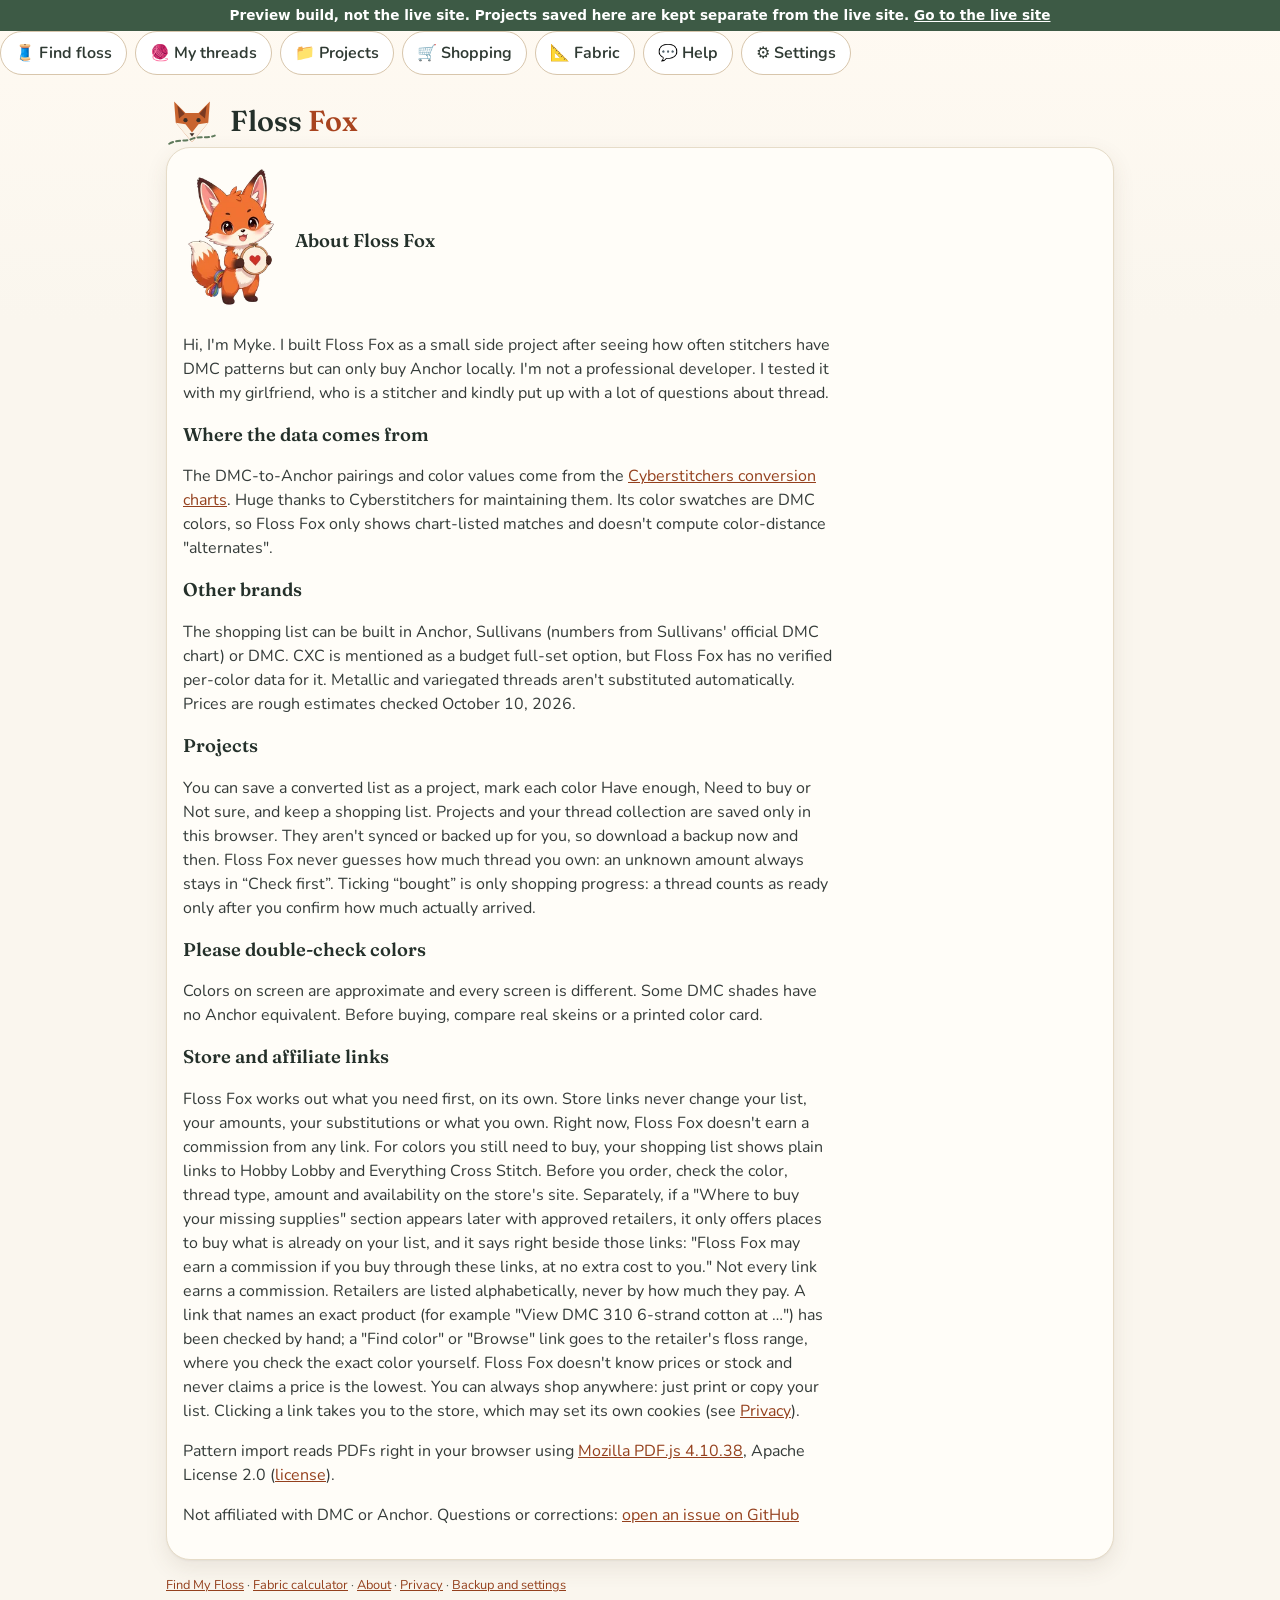
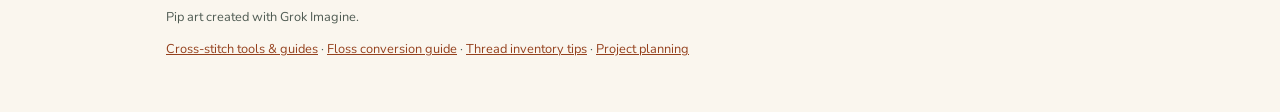
<file: about.html>
<!DOCTYPE html><html lang="en"><head><meta name="robots" content="noindex, nofollow"><meta charset="utf-8"><meta name="viewport" content="width=device-width,initial-scale=1">
<title>About Floss Fox | Cross-Stitch Tools &amp; Color Charts</title>
<meta name="twitter:image" content="https://flossfox.com/og-image.png">
<meta name="twitter:description" content="Meet the maker of Floss Fox, explore our cross-stitch tools and learn how DMC to Anchor and Sullivans conversion data is sourced.">
<meta name="twitter:title" content="About Floss Fox | Cross-Stitch Tools &amp; Color Charts">
<meta name="twitter:card" content="summary_large_image">
<meta property="og:image:alt" content="Floss Fox, your cross-stitch companion">
<meta property="og:image" content="https://flossfox.com/og-image.png">
<meta property="og:description" content="Meet the maker of Floss Fox, explore our cross-stitch tools and learn how DMC to Anchor and Sullivans conversion data is sourced.">
<meta property="og:title" content="About Floss Fox | Cross-Stitch Tools &amp; Color Charts">
<meta property="og:type" content="website">
<meta property="og:site_name" content="Floss Fox"><meta name="description" content="Meet the maker of Floss Fox, explore our cross-stitch tools and learn how DMC to Anchor and Sullivans conversion data is sourced.">
<link rel="icon" href="favicon.svg" type="image/svg+xml"><style>
:root{--bg:#f7f1e6;--card:#fffaf2;--line:#e6dccb;--txt:#3b2f28;--mut:#6f6257;--lime:#b4532a;--pink:#5f7a5c;--blush:#f3d9cf}
*{box-sizing:border-box}body{margin:0;background:var(--bg) radial-gradient(#e9dfcd 1px,transparent 1px) 0 0/14px 14px;color:var(--txt);font:16px/1.5 system-ui,-apple-system,Segoe UI,Roboto,sans-serif}
.wrap{max-width:980px;margin:0 auto;padding:20px 16px 40px}
header h1{margin:0;font-size:1.8rem}header h1 span{color:var(--lime)}header p{margin:4px 0 18px;color:var(--mut)}
.card{background:var(--card);border:1px solid var(--line);border-radius:16px;box-shadow:0 2px 10px #7a4b2a12;padding:16px;margin-bottom:16px}
textarea{width:100%;min-height:150px;background:#fff;color:var(--txt);border:1px solid var(--line);border-radius:10px;padding:10px;font:15px ui-monospace,monospace}
textarea:focus{outline:2px solid var(--lime)}
.row{display:flex;gap:10px;flex-wrap:wrap;margin-top:10px}
button{border:0;border-radius:999px;padding:10px 18px;font-weight:600;font-size:15px;cursor:pointer}
.pri{background:var(--lime);color:#fff}.pri:hover{background:#9a4522}button:focus-visible{outline:3px solid #e9a77f;outline-offset:2px}.sec{background:var(--card);color:var(--pink);border:1.5px solid var(--pink)}.sec:hover{background:#eef2ea}
.hint{color:var(--mut);font-size:.88rem;margin:6px 0 0}
table{width:100%;border-collapse:collapse}th,td{text-align:left;padding:8px 6px;border-bottom:1px solid var(--line);vertical-align:middle}
th{color:var(--mut);font-weight:600;font-size:.85rem}
.sw{display:inline-block;width:22px;height:22px;border-radius:6px;border:1px solid #0003;vertical-align:middle;margin-right:6px}
.alt{display:inline-flex;align-items:center;margin:2px 10px 2px 0;font-size:.9rem;color:var(--mut)}
.tag{font-size:.75rem;padding:1px 7px;border-radius:999px;background:var(--blush);color:#7a3a22;margin-left:4px}
.warn{color:#a3361b;font-weight:600}header{display:flex;align-items:center;gap:12px;flex-wrap:wrap}header .logo{width:52px;height:52px;flex:none}header .t{flex:1;min-width:200px}h2::before{content:'🦊 ';font-size:.9em}footer .paw{color:var(--lime)}h2{margin:0 0 10px;font-size:1.15rem}h2 small{color:var(--mut);font-weight:400}
ul.shop{list-style:none;padding:0;margin:0;columns:2}ul.shop li{padding:4px 0;break-inside:avoid}
ul.shop input{accent-color:var(--pink);width:18px;height:18px;vertical-align:middle;margin-right:6px}
footer{color:var(--mut);font-size:.8rem}footer a{color:#9a4522}
@media(max-width:640px){thead{display:none}tr{display:block;border-bottom:1px solid var(--line);padding:8px 0}td{display:block;border:0;padding:3px 0}ul.shop{columns:1}header h1{font-size:1.5rem}}
@media print{h2::before{content:''}header{display:block}header .logo{display:none}body{background:#fff;color:#000}.noprint,header p,#results,footer{display:none!important}.card{border:0;background:#fff;padding:0}
#shopcard{display:block!important}ul.shop{columns:2}.sw{border:1px solid #000;-webkit-print-color-adjust:exact;print-color-adjust:exact}.tag{color:#000;border-color:#000}}
 .card h2::before{content:''} .card p,.card li{max-width:65ch}</style><link rel="manifest" href="manifest.webmanifest"><meta name="theme-color" content="#f7f1e6"><script>(function(){var t="system";try{var k=["flossfox-dev.atelier.v1","flossfox.atelier.v1"];if(localStorage.getItem("flossfox-dev.v1")!=null)k=["flossfox-dev.atelier.v1"];else if(localStorage.getItem("flossfox.v1")!=null)k=["flossfox.atelier.v1"];for(var i=0;i<k.length;i++){var r=localStorage.getItem(k[i]);if(!r)continue;var d=JSON.parse(r);if(d&&(d.theme==="morning"||d.theme==="forest"||d.theme==="moon"||d.theme==="system")){t=d.theme;break}}}catch(e){}var s=t==="morning"?"light":(t==="forest"||t==="moon")?"dark":(window.matchMedia&&matchMedia("(prefers-color-scheme: dark)").matches)?"dark":"light";var h=document.documentElement;h.setAttribute("data-atelier-theme",t);h.setAttribute("data-atelier-scheme",s);var m=document.querySelector('meta[name="theme-color"]');if(m)m.content=t==="moon"?"#141a2e":s==="dark"?"#10201b":"#faf6ee";})();</script><link rel="apple-touch-icon" href="assets/icons/apple-touch-icon.png"><script src="analytics.js" defer></script>
<link rel="stylesheet" href="theme-pair.css"><link rel="stylesheet" href="atelier/themes.css">
<link rel="stylesheet" href="support/links.css"><script src="support/links.js" defer></script>
</head>
<body><div class="devbanner" role="note" style="background:#3d5a45;color:#fff;text-align:center;font:600 .85rem/1.4 system-ui,sans-serif;padding:6px 10px">Preview build, not the live site. Projects saved here are kept separate from the live site. <a href="https://therealtenkoshi2020.github.io/floss-fox/" style="color:#fff">Go to the live site</a></div><link rel="stylesheet" href="assets/nav.css"><nav class="fcnav noprint" aria-label="Main"><a href="index.html#convert">🧵 Find floss</a><a href="index.html#threads">🧶 My threads</a><a href="index.html#projects">📁 Projects</a><a href="index.html#shop">🛒 Shopping</a><a href="fabric.html">📐 Fabric</a><a href="index.html#help">💬 Help</a><a href="index.html#settings">⚙ Settings</a></nav><div class="wrap"><header><svg class="logo" viewBox="0 0 64 64" role="img" aria-label="Floss Fox logo"><path d="M10 8l14 14h16L54 8l-2 26-20 24L12 34z" fill="#c8642f"/><path d="M14 13l9 10-7 6zM50 13l-9 10 7 6z" fill="#7a3a22"/><path d="M12 34l20 24 20-24-12 2-8 10-8-10z" fill="#fbf3e6"/><circle cx="24" cy="31" r="2.6" fill="#3b2f28"/><circle cx="40" cy="31" r="2.6" fill="#3b2f28"/><path d="M29 47h6l-3 4z" fill="#3b2f28"/><path d="M4 60c10-6 18-2 28-6s18 0 28-4" stroke="#5f7a5c" stroke-width="2.5" fill="none" stroke-linecap="round" stroke-dasharray="5 4"/></svg><div class="t"><h1>Floss <span>Fox</span></h1></div></header>
<div class="card"><div style="display:flex;align-items:center;gap:16px"><picture><source type="image/webp" srcset="assets/pip/pip-cross-stitch-160.webp"><img src="assets/pip/pip-cross-stitch-160.png" width="160" height="243" alt="" data-pose="cross-stitch" style="width:96px;height:auto;flex:none"></picture><h2 style="margin:0">About Floss Fox</h2></div>
<p>Hi, I'm Myke. I built Floss Fox as a small side project after seeing how often stitchers have DMC patterns but can only buy Anchor locally. I'm not a professional developer. I tested it with my girlfriend, who is a stitcher and kindly put up with a lot of questions about thread.</p>
<h2>Where the data comes from</h2>
<p>The DMC-to-Anchor pairings and color values come from the <a href="https://www.cyberstitchers.com/stitching_tools/floss_conversion_charts/dmc_to_anchor">Cyberstitchers conversion charts</a>. Huge thanks to Cyberstitchers for maintaining them. Its color swatches are DMC colors, so Floss Fox only shows chart-listed matches and doesn't compute color-distance "alternates".</p>
<h2>Other brands</h2><p>The shopping list can be built in Anchor, Sullivans (numbers from Sullivans' official DMC chart) or DMC. CXC is mentioned as a budget full-set option, but Floss Fox has no verified per-color data for it. Metallic and variegated threads aren't substituted automatically. Prices are rough estimates checked October 10, 2026.</p>
<h2 id="projects">Projects</h2><p>You can save a converted list as a project, mark each color Have enough, Need to buy or Not sure, and keep a shopping list. Projects and your thread collection are saved only in this browser. They aren't synced or backed up for you, so download a backup now and then. Floss Fox never guesses how much thread you own: an unknown amount always stays in “Check first”. Ticking “bought” is only shopping progress: a thread counts as ready only after you confirm how much actually arrived.</p>
<h2>Please double-check colors</h2>
<p>Colors on screen are approximate and every screen is different. Some DMC shades have no Anchor equivalent. Before buying, compare real skeins or a printed color card.</p>
<h2 id="affiliates">Store and affiliate links</h2>
<p>Floss Fox works out what you need first, on its own. Store links never change your list, your amounts, your substitutions or what you own. Right now, Floss Fox doesn't earn a commission from any link. For colors you still need to buy, your shopping list shows plain links to Hobby Lobby and Everything Cross Stitch. Before you order, check the color, thread type, amount and availability on the store's site. Separately, if a "Where to buy your missing supplies" section appears later with approved retailers, it only offers places to buy what is already on your list, and it says right beside those links: "Floss Fox may earn a commission if you buy through these links, at no extra cost to you." Not every link earns a commission. Retailers are listed alphabetically, never by how much they pay. A link that names an exact product (for example "View DMC 310 6-strand cotton at …") has been checked by hand; a "Find color" or "Browse" link goes to the retailer's floss range, where you check the exact color yourself. Floss Fox doesn't know prices or stock and never claims a price is the lowest. You can always shop anywhere: just print or copy your list. Clicking a link takes you to the store, which may set its own cookies (see <a href="privacy.html#store-links">Privacy</a>).</p>
<p>Pattern import reads PDFs right in your browser using <a href="pip-hybrid/vendor/pdfjs/VERSION.txt">Mozilla PDF.js 4.10.38</a>, Apache License 2.0 (<a href="pip-hybrid/vendor/pdfjs/LICENSE">license</a>).</p>
<div id="support" data-ff-support-mount="about"></div>
<p>Not affiliated with DMC or Anchor. Questions or corrections: <a href="https://github.com/TheRealTenkoshi2020/floss-fox/issues">open an issue on GitHub</a></p></div><footer><p><a href="index.html">Find My Floss</a> · <a href="fabric.html">Fabric calculator</a> · <a href="about.html">About</a> · <a href="privacy.html">Privacy</a><span class="ffsettingslink"> · <a href="index.html#settings">Backup and settings</a></span></p><p class="artcredit" style="font-size:.8rem;color:#575d58;margin-top:8px">Pip art created with Grok Imagine.</p><p class="ff-seo-guide-links" id="ffSeoGuides"><a href="tools.html">Cross-stitch tools &amp; guides</a> · <a href="floss-conversion-guide.html">Floss conversion guide</a> · <a href="thread-inventory-guide.html">Thread inventory tips</a> · <a href="cross-stitch-project-planning.html">Project planning</a></p>
</footer></div><script>if("serviceWorker"in navigator&&!/[?&]nosw\b/.test(location.search))addEventListener("load",()=>navigator.serviceWorker.register("sw.js").catch(()=>{}))</script><script src="atelier/atelier-theme.js"></script></body></html>
</file>
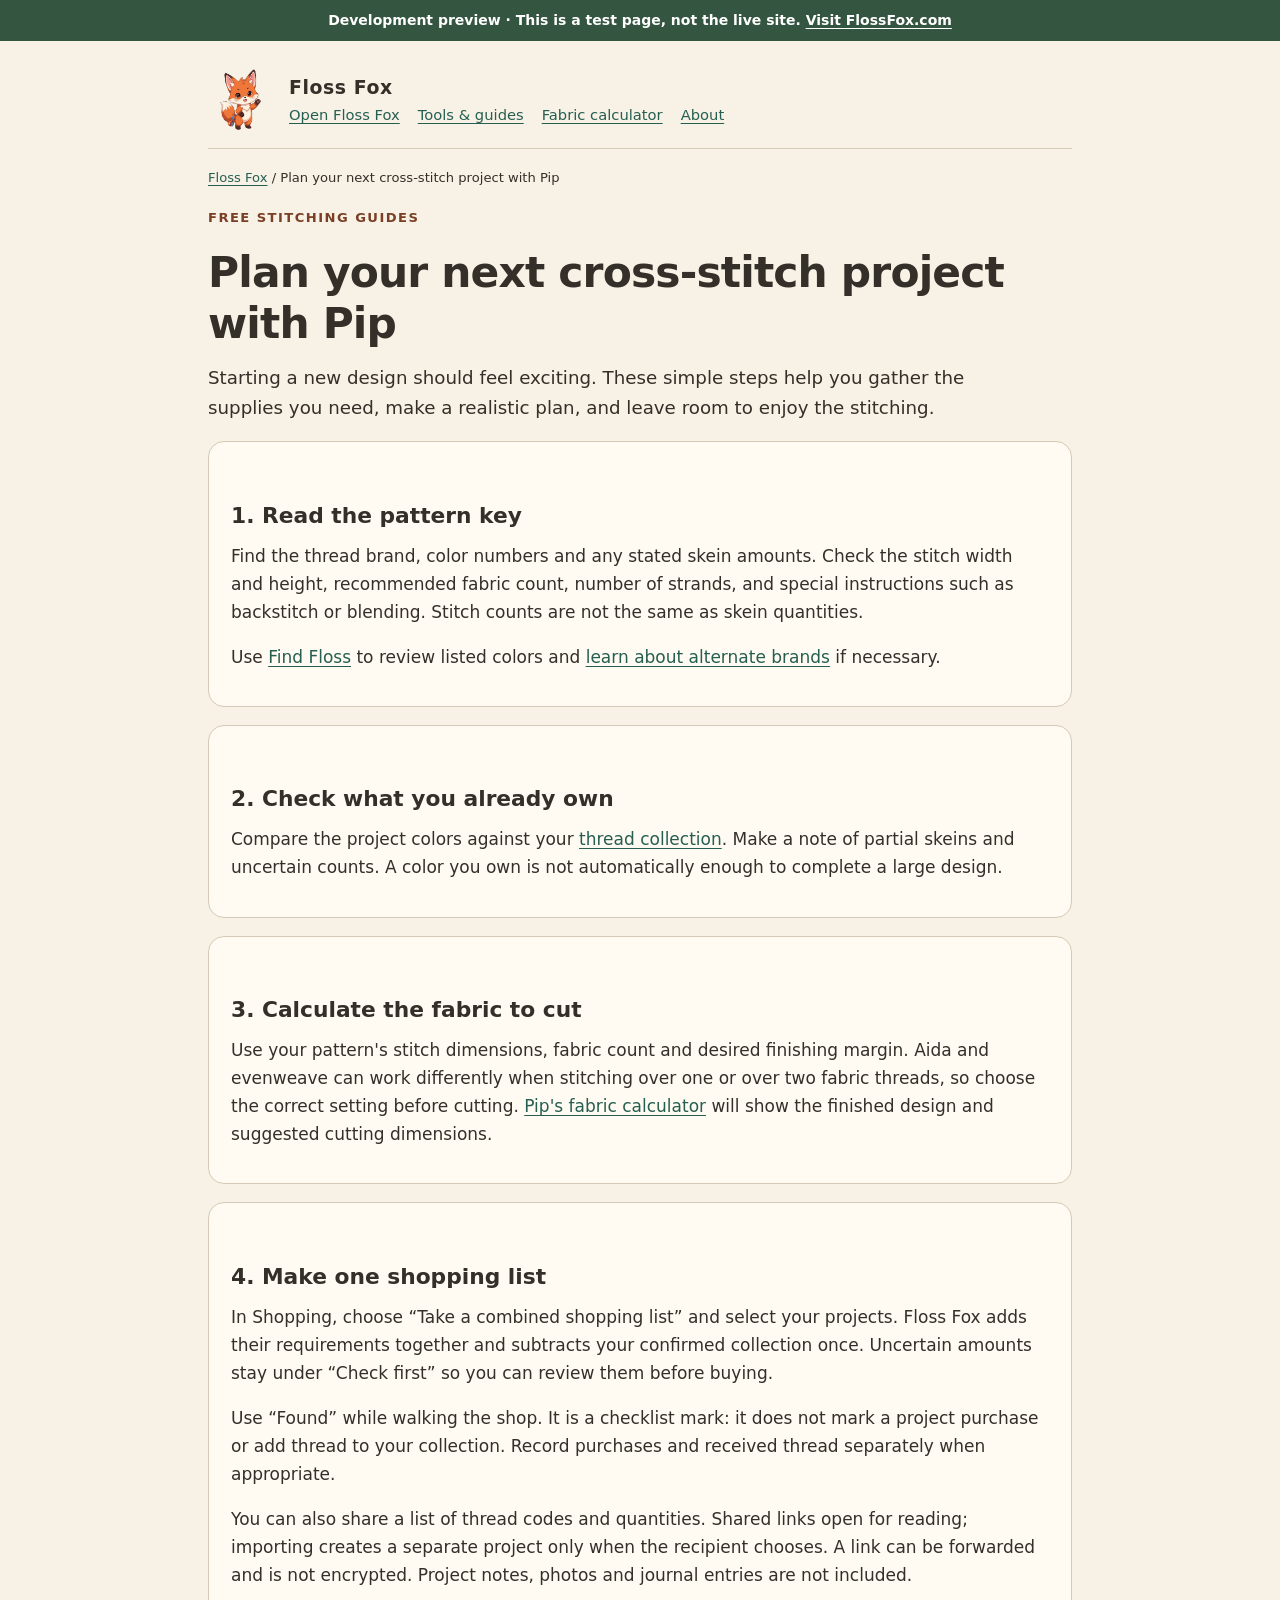
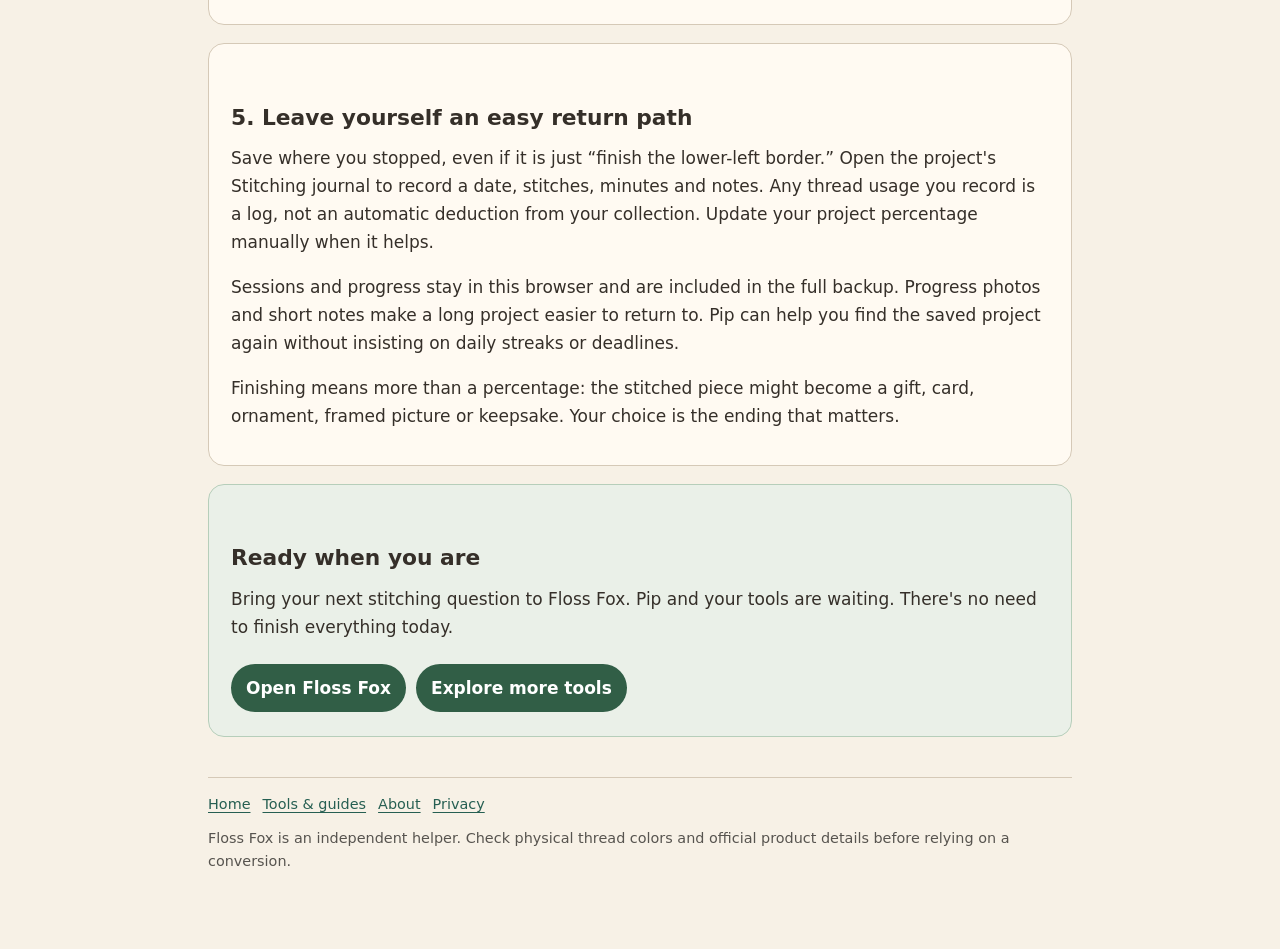
<file: cross-stitch-project-planning.html>
<!doctype html>
<html lang="en"><head><meta charset="utf-8"><meta name="viewport" content="width=device-width,initial-scale=1">
<title>Cross-Stitch Project Planner &amp; Checklist | Floss Fox</title><meta name="description" content="Plan a cross-stitch project step by step: read a pattern key, check floss inventory, calculate fabric size, build a shopping list and track progress.">
<meta name="robots" content="noindex, nofollow">
<link rel="icon" href="favicon.svg" type="image/svg+xml">
<meta property="og:type" content="article"><meta property="og:site_name" content="Floss Fox"><meta property="og:title" content="Cross-Stitch Project Planner &amp; Checklist | Floss Fox">
<meta property="og:description" content="Plan a cross-stitch project step by step: read a pattern key, check floss inventory, calculate fabric size, build a shopping list and track progress.">
<meta property="og:image" content="https://flossfox.com/og-image.png"><meta property="og:image:alt" content="Floss Fox, friendly cross-stitch companion">
<meta name="twitter:card" content="summary_large_image"><meta name="twitter:title" content="Cross-Stitch Project Planner &amp; Checklist | Floss Fox"><meta name="twitter:description" content="Plan a cross-stitch project step by step: read a pattern key, check floss inventory, calculate fabric size, build a shopping list and track progress."><meta name="twitter:image" content="https://flossfox.com/og-image.png"><meta name="twitter:image:alt" content="Floss Fox, friendly cross-stitch companion">
<style>
:root{color-scheme:light;--bg:#f7f1e6;--paper:#fffaf2;--ink:#352f29;--muted:#57544f;--line:#d5c9b7;--accent:#7a3f24;--link:#265f52}
*{box-sizing:border-box}html{scroll-behavior:smooth}body{margin:0;background:var(--bg);color:var(--ink);font:17px/1.65 system-ui,-apple-system,Segoe UI,sans-serif}
a{color:var(--link);text-underline-offset:3px}a:focus-visible{outline:3px solid #be6c3b;outline-offset:3px}
.wrap{max-width:900px;margin:auto;padding:16px 18px 60px}header{display:flex;gap:16px;align-items:center;border-bottom:1px solid var(--line);padding:10px 0 16px}header img{width:65px;height:65px;object-fit:contain}
.brand{font-size:1.18rem;font-weight:800;letter-spacing:.03em}.nav{display:flex;gap:10px 18px;flex-wrap:wrap;font-size:.92rem}.eyebrow{font-size:.82rem;font-weight:750;text-transform:uppercase;letter-spacing:.11em;color:var(--accent)}
h1{font-size:clamp(1.7rem,5vw,2.65rem);line-height:1.2;letter-spacing:-.02em;margin:20px 0 8px}h2{font-size:1.36rem;line-height:1.3;margin:1.9em 0 .5em}h3{font-size:1.08rem;line-height:1.3;margin:1.2em 0 .4em}
p{margin:.7em 0 1em}li{margin:.45em 0}ul,ol{padding-left:1.6em}.lede{font-size:1.14rem;max-width:45em}.card{background:var(--paper);border:1px solid var(--line);border-radius:16px;padding:18px 22px;margin:18px 0}.cta{background:#eaf0e8;border-color:#b6ceba}
.cta a{display:inline-block;padding:10px 15px;background:#315e46;border-radius:999px;color:#fff;font-weight:750;text-decoration:none;margin:6px 10px 6px 0;min-height:44px}
.crumbs{font-size:.82rem;margin:18px 0}footer{margin-top:40px;padding-top:15px;border-top:1px solid var(--line);font-size:.9rem}footer a{margin-right:12px}
.muted{color:var(--muted)}@media(max-width:520px){body{font-size:16px}.wrap{padding:12px 14px 40px}.card{padding:14px 16px}header{align-items:flex-start}header img{width:52px;height:52px}}
@media(prefers-reduced-motion:reduce){html{scroll-behavior:auto}}
</style></head>
<body><div class="fg-dev-guide-note" role="note" style="background:#345540;color:#fff;padding:10px 16px;text-align:center;font:600 14px/1.5 system-ui,sans-serif">Development preview · This is a test page, not the live site. <a href="https://flossfox.com" style="color:#fff;text-decoration:underline">Visit FlossFox.com</a></div><div class="wrap"><header><img src="assets/pip/pip-greeting-160.png" width="65" height="65" alt="Pip, the Floss Fox mascot" decoding="async"><div><div class="brand">Floss Fox</div>
<nav class="nav" aria-label="Main"><a href="index.html">Open Floss Fox</a><a href="tools.html">Tools &amp; guides</a><a href="fabric.html">Fabric calculator</a><a href="about.html">About</a></nav></div></header>
<main id="content"><nav class="crumbs" aria-label="Breadcrumb"><a href="index.html">Floss Fox</a> / Plan your next cross-stitch project with Pip</nav><p class="eyebrow">Free stitching guides</p>
<h1>Plan your next cross-stitch project with Pip</h1><p class="lede">Starting a new design should feel exciting. These simple steps help you gather the supplies you need, make a realistic plan, and leave room to enjoy the stitching.</p>
<section class="card"><h2>1. Read the pattern key</h2><p>Find the thread brand, color numbers and any stated skein amounts. Check the stitch width and height, recommended fabric count, number of strands, and special instructions such as backstitch or blending. Stitch counts are not the same as skein quantities.</p>
   <p>Use <a href="index.html#convert">Find Floss</a> to review listed colors and <a href="floss-conversion-guide.html">learn about alternate brands</a> if necessary.</p></section>
   <section class="card"><h2>2. Check what you already own</h2><p>Compare the project colors against your <a href="index.html#threads">thread collection</a>. Make a note of partial skeins and uncertain counts. A color you own is not automatically enough to complete a large design.</p></section>
   <section class="card"><h2>3. Calculate the fabric to cut</h2><p>Use your pattern's stitch dimensions, fabric count and desired finishing margin. Aida and evenweave can work differently when stitching over one or over two fabric threads, so choose the correct setting before cutting. <a href="fabric.html">Pip's fabric calculator</a> will show the finished design and suggested cutting dimensions.</p></section>
   <section class="card"><h2>4. Make one shopping list</h2><p>In Shopping, choose “Take a combined shopping list” and select your projects. Floss Fox adds their requirements together and subtracts your confirmed collection once. Uncertain amounts stay under “Check first” so you can review them before buying.</p>
   <p>Use “Found” while walking the shop. It is a checklist mark: it does not mark a project purchase or add thread to your collection. Record purchases and received thread separately when appropriate.</p>
   <p>You can also share a list of thread codes and quantities. Shared links open for reading; importing creates a separate project only when the recipient chooses. A link can be forwarded and is not encrypted. Project notes, photos and journal entries are not included.</p></section>
   <section class="card"><h2>5. Leave yourself an easy return path</h2><p>Save where you stopped, even if it is just “finish the lower-left border.” Open the project's Stitching journal to record a date, stitches, minutes and notes. Any thread usage you record is a log, not an automatic deduction from your collection. Update your project percentage manually when it helps.</p>
   <p>Sessions and progress stay in this browser and are included in the full backup. Progress photos and short notes make a long project easier to return to. Pip can help you find the saved project again without insisting on daily streaks or deadlines.</p>
   <p>Finishing means more than a percentage: the stitched piece might become a gift, card, ornament, framed picture or keepsake. Your choice is the ending that matters.</p></section>
<section class="card cta"><h2>Ready when you are</h2><p>Bring your next stitching question to Floss Fox. Pip and your tools are waiting. There's no need to finish everything today.</p><a href="index.html">Open Floss Fox</a><a href="tools.html">Explore more tools</a></section></main>
<footer><a href="index.html">Home</a><a href="tools.html">Tools &amp; guides</a><a href="about.html">About</a><a href="privacy.html">Privacy</a><p class="muted">Floss Fox is an independent helper. Check physical thread colors and official product details before relying on a conversion.</p></footer></div></body></html>
</file>
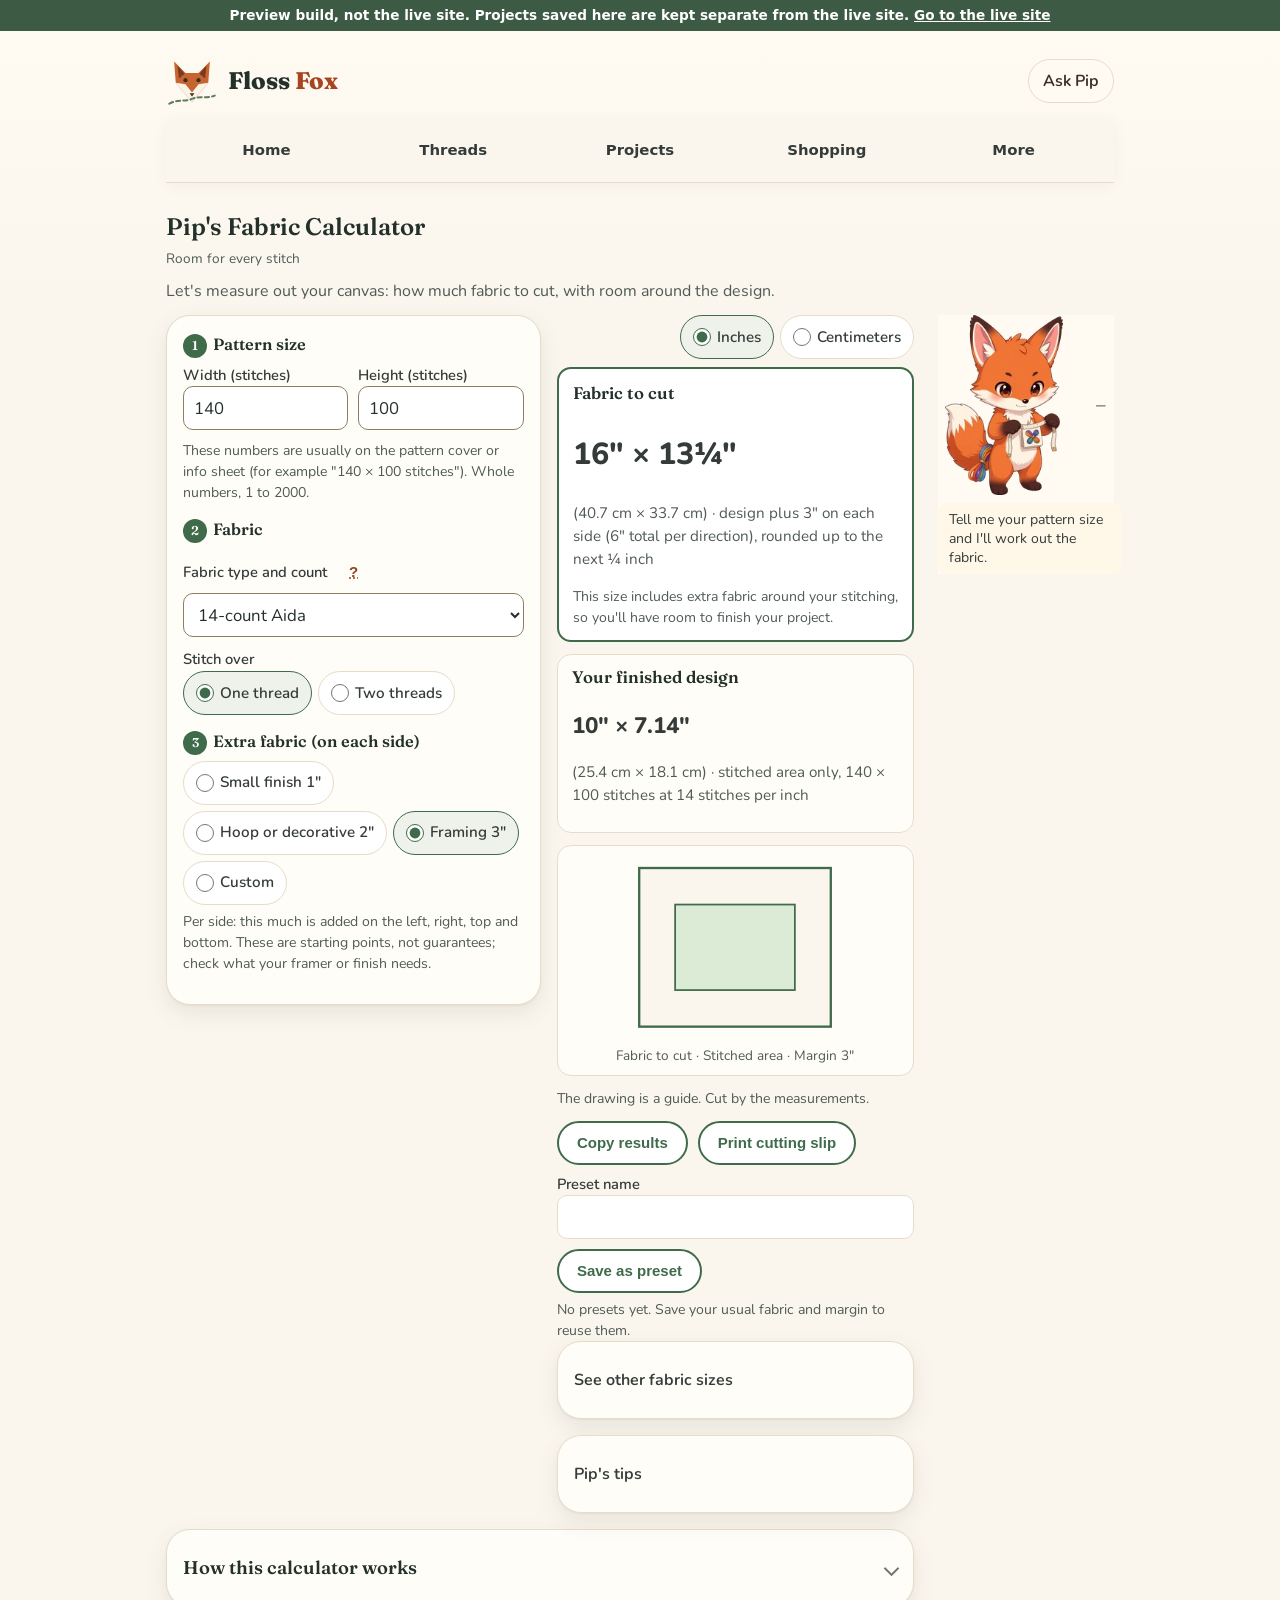
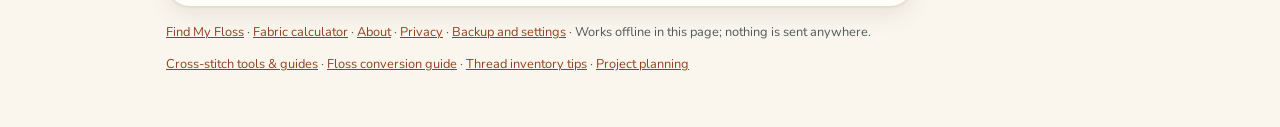
<file: fabric.html>
<!DOCTYPE html><html lang="en"><head><meta charset="utf-8"><meta name="viewport" content="width=device-width,initial-scale=1">
<title>Cross-Stitch Fabric Calculator | Aida &amp; Evenweave | Floss Fox</title>
<meta name="twitter:image" content="https://flossfox.com/og-image.png">
<meta name="twitter:description" content="Free cross-stitch fabric calculator. Enter pattern stitch counts, Aida or evenweave fabric count and margins to find your finished size and fabric to cut.">
<meta name="twitter:title" content="Cross-Stitch Fabric Calculator | Aida &amp; Evenweave | Floss Fox">
<meta name="twitter:card" content="summary_large_image">
<meta property="og:image:alt" content="Floss Fox, your cross-stitch companion">
<meta property="og:image" content="https://flossfox.com/og-image.png">
<meta property="og:description" content="Free cross-stitch fabric calculator. Enter pattern stitch counts, Aida or evenweave fabric count and margins to find your finished size and fabric to cut.">
<meta property="og:title" content="Cross-Stitch Fabric Calculator | Aida &amp; Evenweave | Floss Fox">
<meta property="og:type" content="website">
<meta property="og:site_name" content="Floss Fox">
<meta name="description" content="Free cross-stitch fabric calculator. Enter pattern stitch counts, Aida or evenweave fabric count and margins to find your finished size and fabric to cut.">
<link rel="icon" href="favicon.svg" type="image/svg+xml"><meta name="robots" content="noindex, nofollow"><style>
.fchow>summary{list-style:none;cursor:pointer;min-height:44px;display:flex;align-items:center;gap:8px}
.fchow>summary::-webkit-details-marker{display:none}
.fchow>summary h2{display:inline;margin:0;font-size:1.15rem}
.fchow[open]>summary{margin-bottom:8px}
.fchow>summary::after{content:"";margin-left:auto;width:9px;height:9px;border-right:2px solid currentColor;border-bottom:2px solid currentColor;transform:rotate(45deg);opacity:.7;flex:none}
.fchow[open]>summary::after{transform:rotate(-135deg)}

:root{--bg:#f7f1e6;--card:#fffaf2;--line:#e6dccb;--txt:#3b2f28;--mut:#6f6257;--lime:#b4532a;--pink:#5f7a5c;--blush:#f3d9cf}
*{box-sizing:border-box}body{margin:0;background:var(--bg) radial-gradient(#e9dfcd 1px,transparent 1px) 0 0/14px 14px;color:var(--txt);font:16px/1.5 system-ui,-apple-system,Segoe UI,Roboto,sans-serif}
.wrap{max-width:980px;margin:0 auto;padding:20px 16px 40px}
header h1{margin:0;font-size:1.8rem}header h1 span{color:var(--lime)}header p{margin:4px 0 18px;color:var(--mut)}
.card{background:var(--card);border:1px solid var(--line);border-radius:16px;box-shadow:0 2px 10px #7a4b2a12;padding:16px;margin-bottom:16px}
textarea{width:100%;min-height:150px;background:#fff;color:var(--txt);border:1px solid var(--line);border-radius:10px;padding:10px;font:15px ui-monospace,monospace}
textarea:focus{outline:2px solid var(--lime)}
.row{display:flex;gap:10px;flex-wrap:wrap;margin-top:10px}
button{border:0;border-radius:999px;padding:10px 18px;font-weight:600;font-size:15px;cursor:pointer}
.pri{background:var(--lime);color:#fff}.pri:hover{background:#9a4522}button:focus-visible{outline:3px solid #e9a77f;outline-offset:2px}.sec{background:var(--card);color:var(--pink);border:1.5px solid var(--pink)}.sec:hover{background:#eef2ea}
.hint{color:var(--mut);font-size:.88rem;margin:6px 0 0}
table{width:100%;border-collapse:collapse}th,td{text-align:left;padding:8px 6px;border-bottom:1px solid var(--line);vertical-align:middle}
th{color:var(--mut);font-weight:600;font-size:.85rem}
.sw{display:inline-block;width:22px;height:22px;border-radius:6px;border:1px solid #0003;vertical-align:middle;margin-right:6px}
.alt{display:inline-flex;align-items:center;margin:2px 10px 2px 0;font-size:.9rem;color:var(--mut)}
.tag{font-size:.75rem;padding:1px 7px;border-radius:999px;background:var(--blush);color:#7a3a22;margin-left:4px}
.warn{color:#a3361b;font-weight:600}header{display:flex;align-items:center;gap:12px;flex-wrap:wrap}header .logo{width:52px;height:52px;flex:none}header .t{flex:1;min-width:200px}h2::before{content:'🦊 ';font-size:.9em}footer .paw{color:var(--lime)}h2{margin:0 0 10px;font-size:1.15rem}h2 small{color:var(--mut);font-weight:400}
ul.shop{list-style:none;padding:0;margin:0;columns:2}ul.shop li{padding:4px 0;break-inside:avoid}
ul.shop input{accent-color:var(--pink);width:18px;height:18px;vertical-align:middle;margin-right:6px}
footer{color:var(--mut);font-size:.8rem}footer a{color:#9a4522}
@media(max-width:640px){thead{display:none}tr{display:block;border-bottom:1px solid var(--line);padding:8px 0}td{display:block;border:0;padding:3px 0}ul.shop{columns:1}header h1{font-size:1.5rem}}
@media print{h2::before{content:''}header{display:block}header .logo{display:none}body{background:#fff;color:#000}.noprint,header p,#results,footer{display:none!important}.card{border:0;background:#fff;padding:0}
#shopcard{display:block!important}ul.shop{columns:2}.sw{border:1px solid #000;-webkit-print-color-adjust:exact;print-color-adjust:exact}.tag{color:#000;border-color:#000}}
 .card h2::before{content:''} .card p,.card li{max-width:65ch}
.fc h1{font-size:1.5rem;margin:0 0 4px}.fc .intro{margin:0 0 12px;color:var(--mut)}
.fcgrid{display:grid;gap:16px}@media(min-width:880px){.fcgrid{grid-template-columns:minmax(0,1.05fr) minmax(0,1fr);align-items:start}.fcres{position:sticky;top:12px}}
fieldset{border:0;padding:0;margin:0 0 14px;min-width:0}legend{font-weight:700;font-size:1.02rem;margin-bottom:6px;padding:0}
.step{display:inline-flex;width:24px;height:24px;border-radius:50%;background:var(--pink);color:#fff;font-size:.8rem;align-items:center;justify-content:center;margin-right:6px}
.two{display:grid;grid-template-columns:1fr 1fr;gap:10px}label.f{display:block;font-weight:600;font-size:.92rem}
input[type=text],input[type=number],select{width:100%;min-height:44px;font:inherit;font-size:1.05rem;padding:8px 10px;border:1.5px solid var(--line);border-radius:10px;background:#fff;color:var(--txt)}
input:focus-visible,select:focus-visible,summary:focus-visible,a:focus-visible{outline:3px solid #e9a77f;outline-offset:2px}
input[aria-invalid=true]{border-color:#a3361b;background:#fff6f3}.err{color:#a3361b;font-size:.88rem;margin:4px 0 0;font-weight:600}
.seg{display:flex;flex-wrap:wrap;gap:6px}.seg label{display:inline-flex;align-items:center;gap:6px;min-height:44px;padding:0 12px;border:1.5px solid var(--line);border-radius:999px;background:#fff;cursor:pointer;font-weight:600;font-size:.95rem}
.seg input{width:18px;height:18px;accent-color:var(--pink);margin:0}.seg label:has(input:checked){border-color:var(--pink);background:#eef2ea}.seg label:has(input:focus-visible){outline:3px solid #e9a77f;outline-offset:2px}
.note{background:#eef2ea;border-radius:10px;padding:8px 12px;font-size:.92rem;margin:8px 0 0}
.fcres .big{background:#fff;border:2px solid var(--lime);border-radius:14px;padding:12px 14px;margin:0 0 12px}
.fcres h2{font-size:1.05rem;margin:0 0 4px}.fcres h2::before{content:''}.fcres .num{font-size:1.9rem;font-weight:800;line-height:1.15;font-variant-numeric:tabular-nums;background:none;color:inherit}.fcres .sub{color:var(--mut);font-size:.95rem;font-variant-numeric:tabular-nums}
.fcres .design{background:var(--card);border:1px solid var(--line);border-radius:14px;padding:10px 14px;margin:0 0 12px}.fcres .design .num{font-size:1.4rem}
details.others summary,details.tips summary{cursor:pointer;min-height:44px;display:flex;align-items:center;font-weight:650}
.otab td,.otab th{font-variant-numeric:tabular-nums;padding:6px}.tip{display:flex;gap:10px;align-items:flex-start;margin:8px 0}.tip img{width:56px;height:auto;flex:none;object-fit:contain}
.unitsw{display:flex;justify-content:flex-end;margin:0 0 8px}
@media(max-width:640px){.otab thead{display:table-header-group}.otab tr{display:table-row}.otab td{display:table-cell;border-bottom:1px solid var(--line)}}
@media print{.fcin,.unitsw,details.tips,.row,.fcnav{display:none!important}details.others{display:block}.fcres .big{border-color:#000}}

#fcDiagram{margin:0 0 12px;padding:8px;background:var(--card,#fff);border:1px solid var(--line);border-radius:14px}
#fcDiagram svg{display:block;width:100%;max-width:280px;height:auto;margin:0 auto}
#fcDiagram .fc-cut{fill:var(--bg,#f7f1e6);stroke:var(--lime);stroke-width:2}
#fcDiagram .fc-stitched{fill:var(--blush,#e8f0e6);stroke:var(--pink);stroke-width:1.5}
.fc-diag-cap{margin:6px 0 0;font-size:.85rem;color:var(--mut);text-align:center}
#fcDiagNote{margin:0 0 12px}
#fcPresets{margin:8px 0 0}
#fcPresets .fc-preset-ul{list-style:none;margin:8px 0 0;padding:0}
#fcPresets li{display:flex;flex-wrap:wrap;align-items:center;justify-content:space-between;gap:8px;padding:6px 0;border-bottom:1px dashed var(--line)}
#fcPresets button{min-height:44px}
#fcPresetName{width:100%;min-height:44px;border:1px solid var(--line);border-radius:10px;padding:8px 10px;font:15px system-ui,sans-serif;background:var(--input-bg,#fff);color:var(--txt)}
@media print{#fcDiagram{border-color:#000;background:#fff;break-inside:avoid}#fcDiagram .fc-cut{fill:#fff;stroke:#000}#fcDiagram .fc-stitched{fill:#e6e6e6;stroke:#000}#fcDiagram .fc-cut,#fcDiagram .fc-stitched{-webkit-print-color-adjust:exact;print-color-adjust:exact}body,h1,h2,h3{color:#000;background:#fff}#fcPresets,#fcDiagNote{display:none!important}.fcres .big, #fcDesign, #fcDiagram{display:block!important}.fcres .num{background:none;color:inherit}}
@media (prefers-reduced-motion:reduce){#fcDiagram,#fcDiagram svg, #fcDiagram .fc-cut, #fcDiagram .fc-stitched{transition:none;animation:none}}

.fc button{min-height:44px}.brand span{color:var(--lime)}
.fcnav{display:flex;gap:8px;flex-wrap:wrap;margin:0 0 14px}.fcnav a{display:inline-flex;align-items:center;min-height:44px;padding:0 14px;border-radius:999px;color:var(--txt);text-decoration:none;font-weight:650;border:1.5px solid var(--line);background:var(--card)}.fcnav a[aria-current=page]{background:var(--pink);color:#fff;border-color:var(--pink)}
.ffask{min-height:44px;margin:8px 0}.ffpipbox{background:#fff8e8;border-radius:10px;padding:8px 12px;margin:8px 0}.ffpipbox button,.fftopic summary{min-height:44px}.ffterm{min-width:44px;min-height:44px;border:0;background:transparent;font-weight:800;color:#7a3a22;text-decoration:underline dotted}.fftermpop{display:block;background:#fff8e8;border:1px solid #c8642f;border-radius:10px;padding:8px 12px;margin:4px 0;font-weight:400}.fftermpop button{min-height:44px}
.ffaskrow{display:flex;align-items:center;gap:8px;margin:8px 0}.ffpipslot{display:flex;align-items:center;gap:8px;flex:1}.ffpipslot img{width:56px;height:auto}.ffpipline{margin:0;background:#fff8e8;border-radius:10px;padding:6px 10px;font-size:.95rem}
</style><link rel="manifest" href="manifest.webmanifest"><meta name="theme-color" content="#f7f1e6"><script>(function(){var t="system";try{var k=["flossfox-dev.atelier.v1","flossfox.atelier.v1"];if(localStorage.getItem("flossfox-dev.v1")!=null)k=["flossfox-dev.atelier.v1"];else if(localStorage.getItem("flossfox.v1")!=null)k=["flossfox.atelier.v1"];for(var i=0;i<k.length;i++){var r=localStorage.getItem(k[i]);if(!r)continue;var d=JSON.parse(r);if(d&&(d.theme==="morning"||d.theme==="forest"||d.theme==="moon"||d.theme==="system")){t=d.theme;break}}}catch(e){}var s=t==="morning"?"light":(t==="forest"||t==="moon")?"dark":(window.matchMedia&&matchMedia("(prefers-color-scheme: dark)").matches)?"dark":"light";var h=document.documentElement;h.setAttribute("data-atelier-theme",t);h.setAttribute("data-atelier-scheme",s);var m=document.querySelector('meta[name="theme-color"]');if(m)m.content=t==="moon"?"#141a2e":s==="dark"?"#10201b":"#faf6ee";})();</script><link rel="apple-touch-icon" href="assets/icons/apple-touch-icon.png"><link rel="stylesheet" href="assets/nav.css"><link rel="stylesheet" href="pip-art40.css"><script src="analytics.js" defer></script>
<link rel="stylesheet" href="pip-follow.css"><link rel="stylesheet" href="theme-pair.css"><link rel="stylesheet" href="atelier/themes.css">
<style>/* ci005-77: Fabric uses the refreshed header (root cause: the one-row tab strip and Ask Pip chip lived only in index's flow-pass.css, and fabric.html hand-copies its header). */
@media(max-width:560px){.fcnav.tabsrow{display:flex!important;flex-wrap:nowrap!important;overflow-x:auto;scroll-snap-type:x proximity;-webkit-overflow-scrolling:touch;scrollbar-width:none;gap:6px!important;padding:4px 0}
 .fcnav.tabsrow::-webkit-scrollbar{display:none}
 .fcnav.tabsrow a{flex:0 0 auto!important;min-height:44px!important;padding:0 12px!important;scroll-snap-align:start;white-space:nowrap!important;font-size:.88rem!important}
 .fcnav.tabsrow a[href="index.html#settings"]{display:inline-flex!important}}
.wrap>header{display:flex!important;flex-wrap:nowrap!important;align-items:center;gap:10px}.wrap>header .t{min-width:0;flex:1 1 auto}
.askpipbtn{margin-left:auto;display:inline-flex;align-items:center;gap:6px;min-height:44px;padding:0 14px;border-radius:999px;border:1.5px solid #e6dccb;background:#fffaf2;color:#3b2f28;font:inherit;font-weight:650;cursor:pointer;flex:none}
.askpipbtn:focus-visible{outline:3px solid #e9a77f;outline-offset:2px}
</style><link rel="stylesheet" href="v6/foxglass-v6.css">
<link rel="stylesheet" href="v6/foxglass-fabric.css">
</head>
<body><div class="devbanner" role="note" style="background:#3d5a45;color:#fff;text-align:center;font:600 .85rem/1.4 system-ui,sans-serif;padding:6px 10px">Preview build, not the live site. Projects saved here are kept separate from the live site. <a href="https://therealtenkoshi2020.github.io/floss-fox/" style="color:#fff">Go to the live site</a></div><div class="wrap"><header><svg class="logo" viewBox="0 0 64 64" role="img" aria-label="Floss Fox logo"><path d="M10 8l14 14h16L54 8l-2 26-20 24L12 34z" fill="#c8642f"/><path d="M14 13l9 10-7 6zM50 13l-9 10 7 6z" fill="#7a3a22"/><path d="M12 34l20 24 20-24-12 2-8 10-8-10z" fill="#fbf3e6"/><circle cx="24" cy="31" r="2.6" fill="#3b2f28"/><circle cx="40" cy="31" r="2.6" fill="#3b2f28"/><path d="M29 47h6l-3 4z" fill="#3b2f28"/><path d="M4 60c10-6 18-2 28-6s18 0 28-4" stroke="#5f7a5c" stroke-width="2.5" fill="none" stroke-linecap="round" stroke-dasharray="5 4"/></svg><div class="t"><p class="brand" style="margin:0;font-size:1.5rem;font-weight:800">Floss <span>Fox</span></p></div></header>
<nav class="fcnav tabsrow noprint" aria-label="Main"><a href="index.html#convert">🧵 Find floss</a><a href="index.html#threads">🧶 My threads</a><a href="index.html#projects">📁 Projects</a><a href="index.html#shop">🛒 Shopping</a><a href="fabric.html" aria-current="page">📐 Fabric</a><a href="index.html#help">💬 Help</a><a href="index.html#settings">⚙ Settings</a></nav>
<main class="fc" id="fc">
<h1>Pip's Fabric Calculator</h1><p class="ffsub mut small">Room for every stitch</p><p class="intro">Let's measure out your canvas: how much fabric to cut, with room around the design.</p>
<div class="fcgrid">
<form class="card fcin" id="fcForm" novalidate onsubmit="return false">
<fieldset><legend><span class="step" aria-hidden="true">1</span>Pattern size</legend>
<div class="two"><div><label class="f" for="fcW">Width (stitches)</label><input type="text" inputmode="numeric" id="fcW" value="140" autocomplete="off" aria-describedby="fcWerr fcWhint"><p class="err" id="fcWerr" role="alert"></p></div>
<div><label class="f" for="fcH">Height (stitches)</label><input type="text" inputmode="numeric" id="fcH" value="100" autocomplete="off" aria-describedby="fcHerr fcWhint"><p class="err" id="fcHerr" role="alert"></p></div></div>
<p class="hint" id="fcWhint">These numbers are usually on the pattern cover or info sheet (for example "140 × 100 stitches"). Whole numbers, 1 to 2000.</p></fieldset>
<fieldset><legend><span class="step" aria-hidden="true">2</span>Fabric</legend>
<label class="f" for="fcCount">Fabric type and count</label>
<select id="fcCount"><optgroup label="Aida (usually over one)"><option value="aida:11">11-count Aida</option><option value="aida:14" selected>14-count Aida</option><option value="aida:16">16-count Aida</option><option value="aida:18">18-count Aida</option></optgroup>
<optgroup label="Evenweave or linen (usually over two)"><option value="even:25">25-count evenweave/linen</option><option value="even:28">28-count evenweave/linen</option><option value="even:32">32-count evenweave/linen</option><option value="even:36">36-count evenweave/linen</option></optgroup>
<optgroup label="Other"><option value="custom">Custom count…</option></optgroup></select>
<div id="fcCustomBox" hidden><label class="f" for="fcCustom" style="margin-top:8px">Custom count (threads or squares per inch)</label><input type="text" inputmode="decimal" id="fcCustom" value="" aria-describedby="fcCustomErr"><p class="err" id="fcCustomErr" role="alert"></p></div>
<div style="margin-top:10px" role="radiogroup" aria-labelledby="fcOverL"><span class="f" id="fcOverL" style="font-weight:600;font-size:.92rem">Stitch over</span>
<div class="seg"><label><input type="radio" name="fcOver" value="1" checked> One thread</label><label><input type="radio" name="fcOver" value="2"> Two threads</label></div></div>
<p class="note" id="fcOverNote" aria-live="polite" hidden></p></fieldset>
<fieldset><legend><span class="step" aria-hidden="true">3</span>Extra fabric (on each side)</legend>
<div class="seg" role="radiogroup" aria-label="Extra fabric on each side"><label><input type="radio" name="fcMargin" value="small"> <span>Small finish 1&quot;</span></label><label><input type="radio" name="fcMargin" value="hoop"> <span>Hoop or decorative 2&quot;</span></label><label><input type="radio" name="fcMargin" value="framing" checked> <span>Framing 3&quot;</span></label><label><input type="radio" name="fcMargin" value="custom"> Custom</label></div>
<div id="fcMarginBox" hidden><label class="f" for="fcMarginC" style="margin-top:8px">Extra fabric on each side (<span class="u">in</span>)</label><input type="text" inputmode="decimal" id="fcMarginC" aria-describedby="fcMarginErr"><p class="err" id="fcMarginErr" role="alert"></p></div>
<p class="hint" id="fcMarginHint">Per side: this much is added on the left, right, top and bottom. These are starting points, not guarantees; check what your framer or finish needs.</p></fieldset>
</form>
<section class="fcres" aria-labelledby="fcResH"><h2 class="sr" id="fcResH" style="position:absolute;left:-9999px">Your fabric, measured</h2>
<div class="unitsw noprint"><div class="seg" role="radiogroup" aria-label="Units"><label><input type="radio" name="fcUnit" value="in" checked> Inches</label><label><input type="radio" name="fcUnit" value="cm"> Centimeters</label></div></div>
<div class="big" id="fcCut"><h2>Fabric to cut</h2><p class="num" id="fcCutNum" aria-live="polite">–</p><p class="sub" id="fcCutSub"></p>
<p class="hint">This size includes extra fabric around your stitching, so you'll have room to finish your project.</p></div>
<div class="design" id="fcDesign"><h2>Your finished design</h2><p class="num" id="fcDesNum">–</p><p class="sub" id="fcDesSub">Stitched area only, without extra fabric.</p></div>
<figure id="fcDiagram" hidden></figure>
<p class="hint" id="fcDiagNote"></p>
<p class="err" id="fcFix" role="status"></p>
<div class="row noprint"><button type="button" class="sec" id="fcCopy">Copy results</button><button type="button" class="sec" id="fcPrint">Print cutting slip</button></div><p class="hint" id="fcMsg" role="status" aria-live="polite"></p>
<div class="fc-presets noprint" id="fcPresets">
<label class="f" for="fcPresetName" id="fcPresetNameL">Preset name</label>
<input type="text" id="fcPresetName" maxlength="40" autocomplete="off">
<div class="row"><button type="button" class="sec" id="fcPresetSave">Save as preset</button></div>
<div id="fcPresetList"></div>
</div>
<details class="others card" id="fcOthers"><summary>See other fabric sizes</summary><p class="hint">Finished design size (no extra fabric) for your pattern on common counts. Aida is over one; evenweave is over two, so 28-count evenweave gives the same size as 14-count Aida.</p><div id="fcOtherTab"></div></details>
<details class="tips card noprint" id="fcTips"><summary>Pip's tips</summary>
<div class="tip"><img src="assets/pip/pip-needle-160.png" width="160" height="250" alt="" loading="lazy" decoding="async"><p><b>Where are the stitch counts?</b> Look on the pattern cover, the info sheet or the first chart page for something like "Stitches: 140 w × 100 h".</p></div>
<div class="tip"><img src="assets/pip/pip-discovery-160.png" width="160" height="243" alt="" loading="lazy" decoding="async"><p><b>What does count mean?</b> It's how many squares (Aida) or threads (evenweave/linen) fit in one inch. Higher count = smaller stitches = smaller finished design.</p></div>
<div class="tip"><img src="assets/pip/pip-organizing-160.png" width="160" height="189" alt="" loading="lazy" decoding="async"><p><b>Why extra fabric?</b> A margin of fabric gives the hoop something to hold now and the frame something to grip later.</p></div>
<div class="tip"><img src="assets/pip/pip-presenting-160.png" width="160" height="222" alt="" loading="lazy" decoding="async"><p><b>What do the results mean?</b> "Your finished design" is the stitched area. "Fabric to cut" adds your extra fabric on every side and rounds up to the next ¼ inch.</p></div></details>
</section></div>
<section class="card"><details class="fchow" id="fcHow"><summary><h2>How this calculator works</h2></summary><p>Divide the number of stitches by the stitches per inch of your fabric. On Aida, stitches per inch equals the count; on evenweave or linen stitched over two threads, it's half the count (28-count over two = 14 stitches per inch). Then add the extra fabric twice, once for each side, to get the fabric to cut. Floss Fox rounds the fabric to cut up to the next ¼ inch, so rounding never leaves you short, and works out centimeters from that rounded inch value. Everything runs in your browser; nothing is sent anywhere.</p></details></section>
</main>
<footer><p><a href="index.html">Find My Floss</a> · <a href="fabric.html">Fabric calculator</a> · <a href="about.html">About</a> · <a href="privacy.html">Privacy</a><span class="ffsettingslink"> · <a href="index.html#settings">Backup and settings</a></span> · Works offline in this page; nothing is sent anywhere.</p><p class="ff-seo-guide-links" id="ffSeoGuides"><a href="tools.html">Cross-stitch tools &amp; guides</a> · <a href="floss-conversion-guide.html">Floss conversion guide</a> · <a href="thread-inventory-guide.html">Thread inventory tips</a> · <a href="cross-stitch-project-planning.html">Project planning</a></p>
</footer></div>
<script src="flow-strings.js"></script><script src="pip-help.js" defer></script><script src="pip-b2.js" defer></script><script src="pip-follow.js" defer></script><script src="pip-art40.js" defer></script><script src="atelier/atelier-copy.js"></script><script src="fabric/calc.js"></script><script src="fabric/ui.js"></script><script>if("serviceWorker"in navigator&&/[?&]nosw\b/.test(location.search)){navigator.serviceWorker.getRegistrations().then(rs=>rs.forEach(r=>r.unregister())).catch(()=>{});if(self.caches)caches.keys().then(ks=>ks.forEach(k=>/^flossfox/.test(k)&&caches.delete(k))).catch(()=>{})}else if("serviceWorker"in navigator&&!/[?&]nosw\b/.test(location.search))addEventListener("load",()=>navigator.serviceWorker.register("sw.js").catch(()=>{}))</script><script src="atelier/atelier-theme.js"></script><script src="v6/foxglass-fabric.js"></script>
</body></html>
</file>
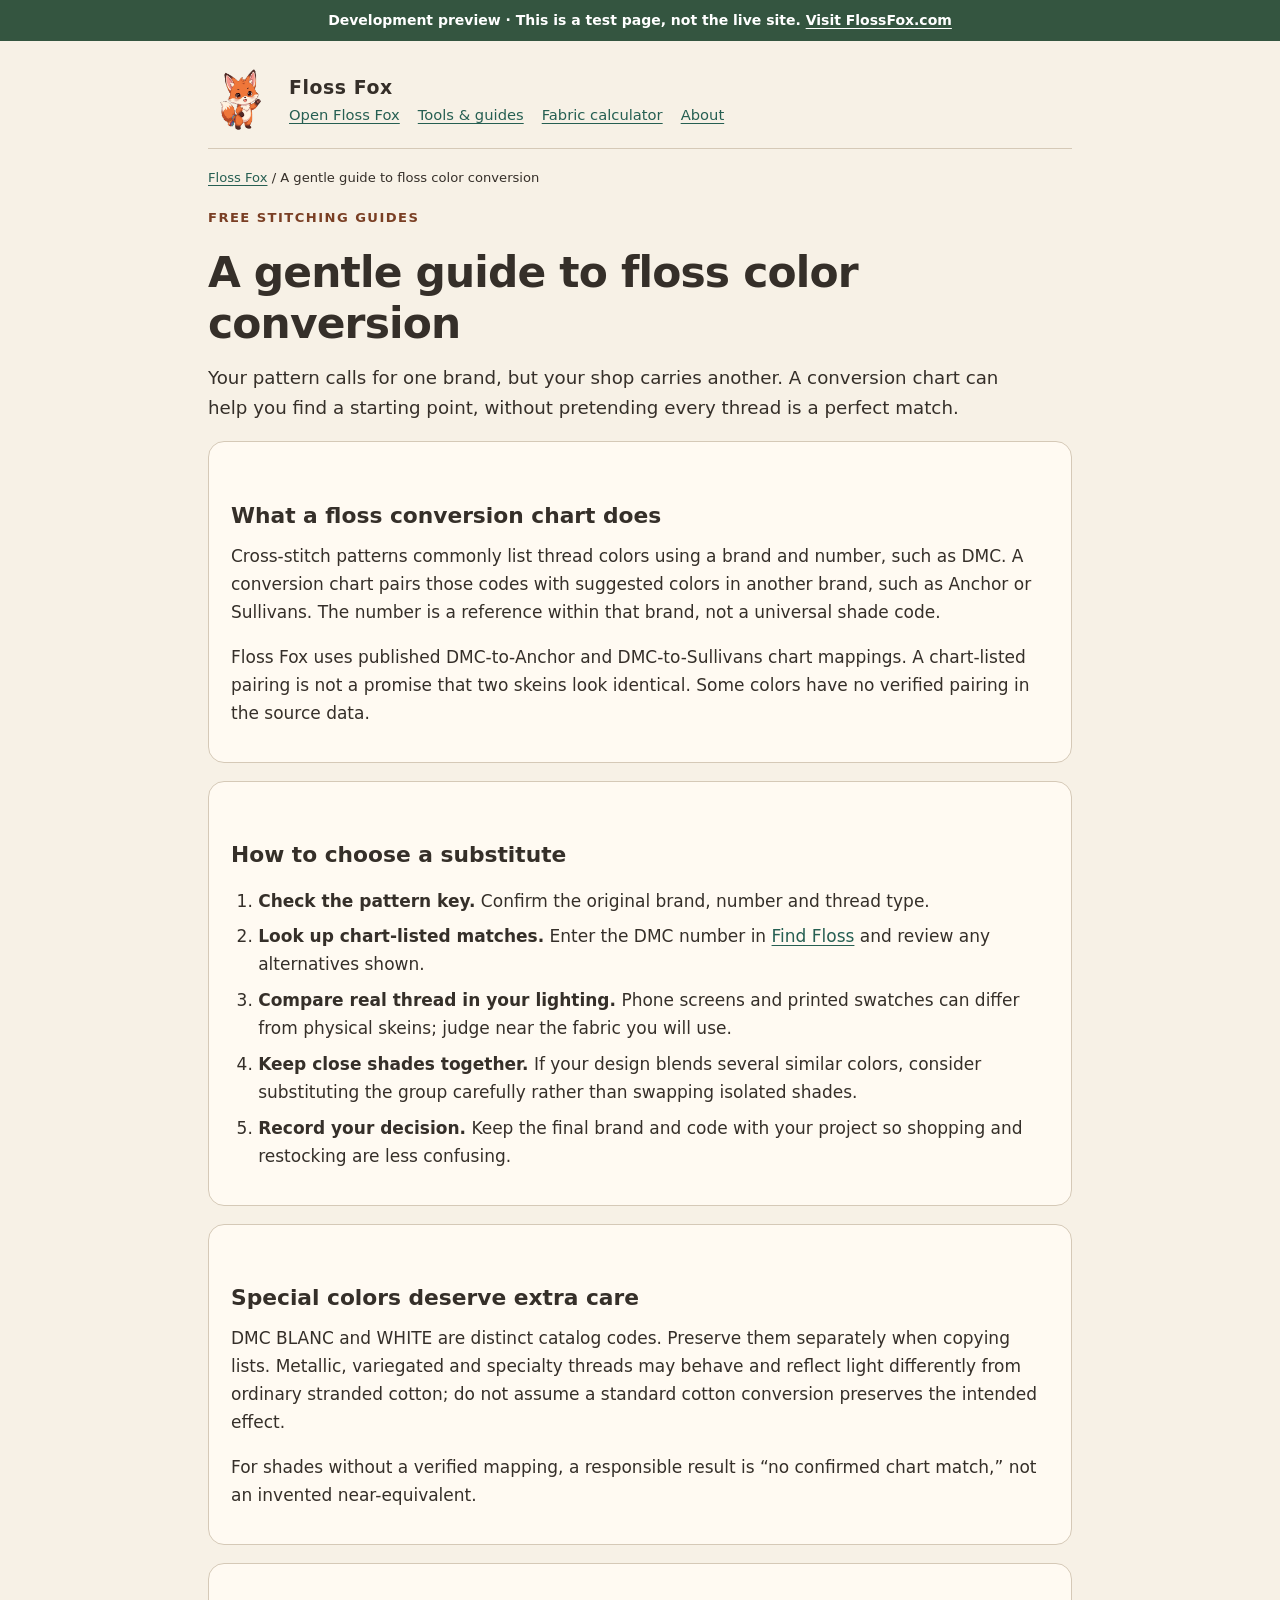
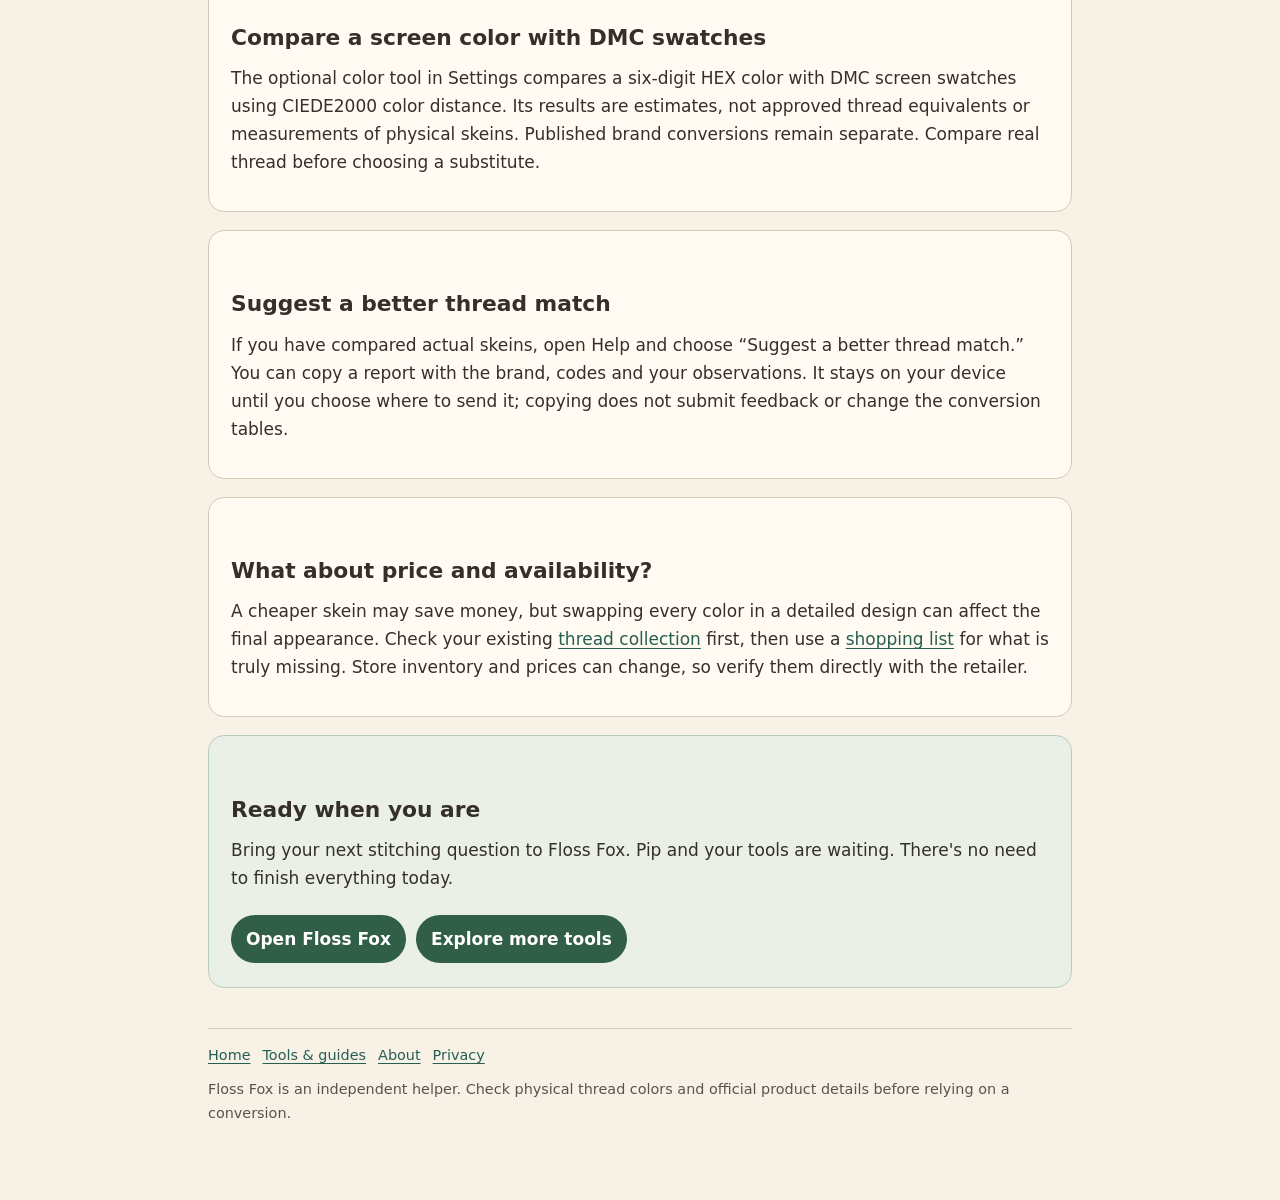
<file: floss-conversion-guide.html>
<!doctype html>
<html lang="en"><head><meta charset="utf-8"><meta name="viewport" content="width=device-width,initial-scale=1">
<title>DMC to Anchor Floss Conversion Guide | Floss Fox</title><meta name="description" content="Learn how DMC, Anchor and Sullivans embroidery floss conversions work, why some matches differ, and how to check substitutes before stitching.">
<meta name="robots" content="noindex, nofollow">
<link rel="icon" href="favicon.svg" type="image/svg+xml">
<meta property="og:type" content="article"><meta property="og:site_name" content="Floss Fox"><meta property="og:title" content="DMC to Anchor Floss Conversion Guide | Floss Fox">
<meta property="og:description" content="Learn how DMC, Anchor and Sullivans embroidery floss conversions work, why some matches differ, and how to check substitutes before stitching.">
<meta property="og:image" content="https://flossfox.com/og-image.png"><meta property="og:image:alt" content="Floss Fox, friendly cross-stitch companion">
<meta name="twitter:card" content="summary_large_image"><meta name="twitter:title" content="DMC to Anchor Floss Conversion Guide | Floss Fox"><meta name="twitter:description" content="Learn how DMC, Anchor and Sullivans embroidery floss conversions work, why some matches differ, and how to check substitutes before stitching."><meta name="twitter:image" content="https://flossfox.com/og-image.png"><meta name="twitter:image:alt" content="Floss Fox, friendly cross-stitch companion">
<style>
:root{color-scheme:light;--bg:#f7f1e6;--paper:#fffaf2;--ink:#352f29;--muted:#57544f;--line:#d5c9b7;--accent:#7a3f24;--link:#265f52}
*{box-sizing:border-box}html{scroll-behavior:smooth}body{margin:0;background:var(--bg);color:var(--ink);font:17px/1.65 system-ui,-apple-system,Segoe UI,sans-serif}
a{color:var(--link);text-underline-offset:3px}a:focus-visible{outline:3px solid #be6c3b;outline-offset:3px}
.wrap{max-width:900px;margin:auto;padding:16px 18px 60px}header{display:flex;gap:16px;align-items:center;border-bottom:1px solid var(--line);padding:10px 0 16px}header img{width:65px;height:65px;object-fit:contain}
.brand{font-size:1.18rem;font-weight:800;letter-spacing:.03em}.nav{display:flex;gap:10px 18px;flex-wrap:wrap;font-size:.92rem}.eyebrow{font-size:.82rem;font-weight:750;text-transform:uppercase;letter-spacing:.11em;color:var(--accent)}
h1{font-size:clamp(1.7rem,5vw,2.65rem);line-height:1.2;letter-spacing:-.02em;margin:20px 0 8px}h2{font-size:1.36rem;line-height:1.3;margin:1.9em 0 .5em}h3{font-size:1.08rem;line-height:1.3;margin:1.2em 0 .4em}
p{margin:.7em 0 1em}li{margin:.45em 0}ul,ol{padding-left:1.6em}.lede{font-size:1.14rem;max-width:45em}.card{background:var(--paper);border:1px solid var(--line);border-radius:16px;padding:18px 22px;margin:18px 0}.cta{background:#eaf0e8;border-color:#b6ceba}
.cta a{display:inline-block;padding:10px 15px;background:#315e46;border-radius:999px;color:#fff;font-weight:750;text-decoration:none;margin:6px 10px 6px 0;min-height:44px}
.crumbs{font-size:.82rem;margin:18px 0}footer{margin-top:40px;padding-top:15px;border-top:1px solid var(--line);font-size:.9rem}footer a{margin-right:12px}
.muted{color:var(--muted)}@media(max-width:520px){body{font-size:16px}.wrap{padding:12px 14px 40px}.card{padding:14px 16px}header{align-items:flex-start}header img{width:52px;height:52px}}
@media(prefers-reduced-motion:reduce){html{scroll-behavior:auto}}
</style></head>
<body><div class="fg-dev-guide-note" role="note" style="background:#345540;color:#fff;padding:10px 16px;text-align:center;font:600 14px/1.5 system-ui,sans-serif">Development preview · This is a test page, not the live site. <a href="https://flossfox.com" style="color:#fff;text-decoration:underline">Visit FlossFox.com</a></div><div class="wrap"><header><img src="assets/pip/pip-greeting-160.png" width="65" height="65" alt="Pip, the Floss Fox mascot" decoding="async"><div><div class="brand">Floss Fox</div>
<nav class="nav" aria-label="Main"><a href="index.html">Open Floss Fox</a><a href="tools.html">Tools &amp; guides</a><a href="fabric.html">Fabric calculator</a><a href="about.html">About</a></nav></div></header>
<main id="content"><nav class="crumbs" aria-label="Breadcrumb"><a href="index.html">Floss Fox</a> / A gentle guide to floss color conversion</nav><p class="eyebrow">Free stitching guides</p>
<h1>A gentle guide to floss color conversion</h1><p class="lede">Your pattern calls for one brand, but your shop carries another. A conversion chart can help you find a starting point, without pretending every thread is a perfect match.</p>
<section class="card"><h2>What a floss conversion chart does</h2><p>Cross-stitch patterns commonly list thread colors using a brand and number, such as DMC. A conversion chart pairs those codes with suggested colors in another brand, such as Anchor or Sullivans. The number is a reference within that brand, not a universal shade code.</p>
   <p>Floss Fox uses published DMC-to-Anchor and DMC-to-Sullivans chart mappings. A chart-listed pairing is not a promise that two skeins look identical. Some colors have no verified pairing in the source data.</p></section>
   <section class="card"><h2>How to choose a substitute</h2><ol><li><strong>Check the pattern key.</strong> Confirm the original brand, number and thread type.</li><li><strong>Look up chart-listed matches.</strong> Enter the DMC number in <a href="index.html#convert">Find Floss</a> and review any alternatives shown.</li><li><strong>Compare real thread in your lighting.</strong> Phone screens and printed swatches can differ from physical skeins; judge near the fabric you will use.</li><li><strong>Keep close shades together.</strong> If your design blends several similar colors, consider substituting the group carefully rather than swapping isolated shades.</li><li><strong>Record your decision.</strong> Keep the final brand and code with your project so shopping and restocking are less confusing.</li></ol></section>
   <section class="card"><h2>Special colors deserve extra care</h2><p>DMC BLANC and WHITE are distinct catalog codes. Preserve them separately when copying lists. Metallic, variegated and specialty threads may behave and reflect light differently from ordinary stranded cotton; do not assume a standard cotton conversion preserves the intended effect.</p>
   <p>For shades without a verified mapping, a responsible result is “no confirmed chart match,” not an invented near-equivalent.</p></section>
   <section class="card"><h2>Compare a screen color with DMC swatches</h2><p>The optional color tool in Settings compares a six-digit HEX color with DMC screen swatches using CIEDE2000 color distance. Its results are estimates, not approved thread equivalents or measurements of physical skeins. Published brand conversions remain separate. Compare real thread before choosing a substitute.</p></section>
   <section class="card"><h2>Suggest a better thread match</h2><p>If you have compared actual skeins, open Help and choose “Suggest a better thread match.” You can copy a report with the brand, codes and your observations. It stays on your device until you choose where to send it; copying does not submit feedback or change the conversion tables.</p></section>
   <section class="card"><h2>What about price and availability?</h2><p>A cheaper skein may save money, but swapping every color in a detailed design can affect the final appearance. Check your existing <a href="index.html#threads">thread collection</a> first, then use a <a href="index.html#shop">shopping list</a> for what is truly missing. Store inventory and prices can change, so verify them directly with the retailer.</p></section>
<section class="card cta"><h2>Ready when you are</h2><p>Bring your next stitching question to Floss Fox. Pip and your tools are waiting. There's no need to finish everything today.</p><a href="index.html">Open Floss Fox</a><a href="tools.html">Explore more tools</a></section></main>
<footer><a href="index.html">Home</a><a href="tools.html">Tools &amp; guides</a><a href="about.html">About</a><a href="privacy.html">Privacy</a><p class="muted">Floss Fox is an independent helper. Check physical thread colors and official product details before relying on a conversion.</p></footer></div></body></html>
</file>
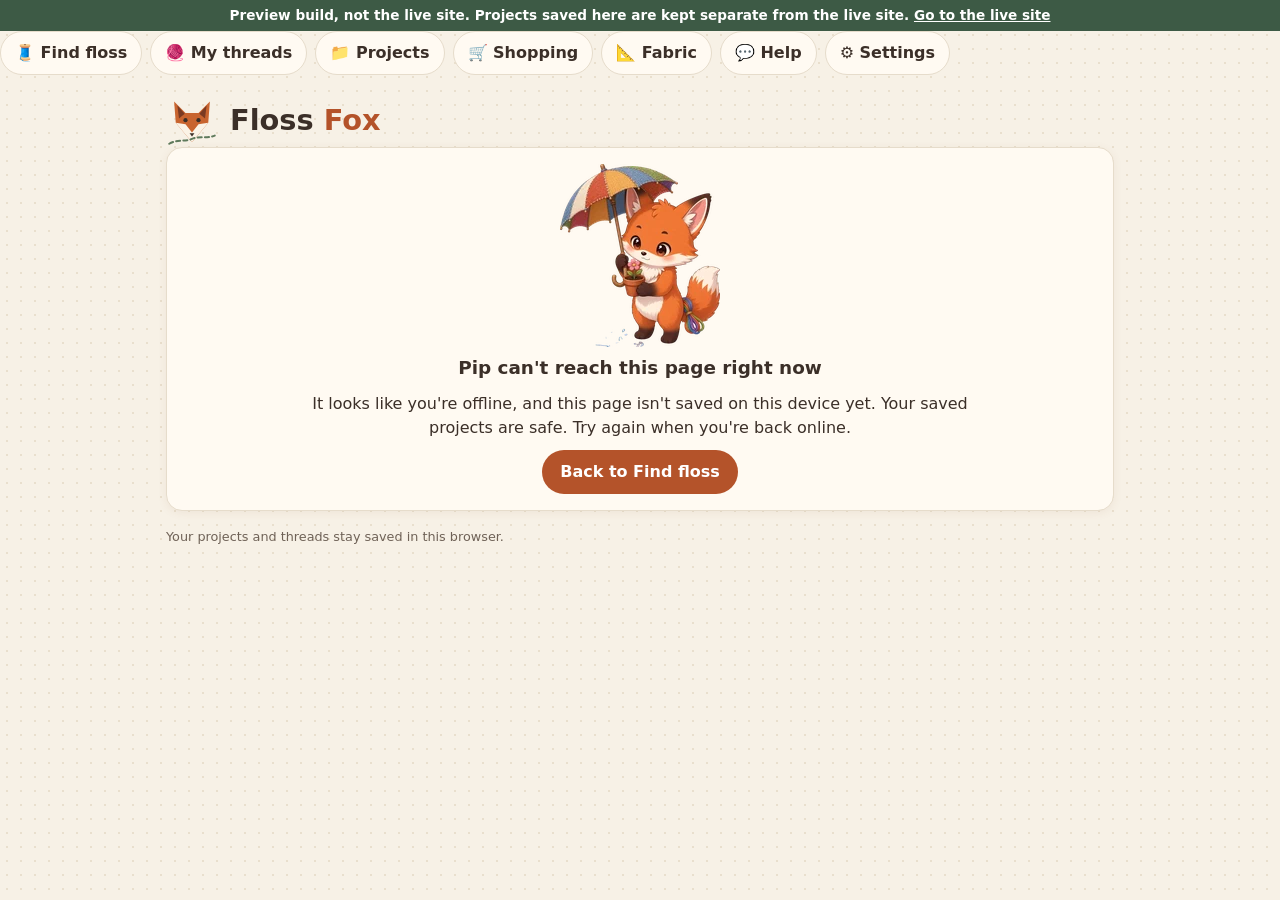
<file: offline.html>
<!DOCTYPE html><html lang="en"><head><meta name="robots" content="noindex, nofollow"><meta charset="utf-8"><meta name="viewport" content="width=device-width,initial-scale=1">
<title>Offline · Floss Fox</title>
<link rel="icon" href="favicon.svg" type="image/svg+xml"><style>
:root{--bg:#f7f1e6;--card:#fffaf2;--line:#e6dccb;--txt:#3b2f28;--mut:#6f6257;--lime:#b4532a;--pink:#5f7a5c;--blush:#f3d9cf}
*{box-sizing:border-box}body{margin:0;background:var(--bg) radial-gradient(#e9dfcd 1px,transparent 1px) 0 0/14px 14px;color:var(--txt);font:16px/1.5 system-ui,-apple-system,Segoe UI,Roboto,sans-serif}
.wrap{max-width:980px;margin:0 auto;padding:20px 16px 40px}
header h1{margin:0;font-size:1.8rem}header h1 span{color:var(--lime)}header p{margin:4px 0 18px;color:var(--mut)}
.card{background:var(--card);border:1px solid var(--line);border-radius:16px;box-shadow:0 2px 10px #7a4b2a12;padding:16px;margin-bottom:16px}
textarea{width:100%;min-height:150px;background:#fff;color:var(--txt);border:1px solid var(--line);border-radius:10px;padding:10px;font:15px ui-monospace,monospace}
textarea:focus{outline:2px solid var(--lime)}
.row{display:flex;gap:10px;flex-wrap:wrap;margin-top:10px}
button{border:0;border-radius:999px;padding:10px 18px;font-weight:600;font-size:15px;cursor:pointer}
.pri{background:var(--lime);color:#fff}.pri:hover{background:#9a4522}button:focus-visible{outline:3px solid #e9a77f;outline-offset:2px}.sec{background:var(--card);color:var(--pink);border:1.5px solid var(--pink)}.sec:hover{background:#eef2ea}
.hint{color:var(--mut);font-size:.88rem;margin:6px 0 0}
table{width:100%;border-collapse:collapse}th,td{text-align:left;padding:8px 6px;border-bottom:1px solid var(--line);vertical-align:middle}
th{color:var(--mut);font-weight:600;font-size:.85rem}
.sw{display:inline-block;width:22px;height:22px;border-radius:6px;border:1px solid #0003;vertical-align:middle;margin-right:6px}
.alt{display:inline-flex;align-items:center;margin:2px 10px 2px 0;font-size:.9rem;color:var(--mut)}
.tag{font-size:.75rem;padding:1px 7px;border-radius:999px;background:var(--blush);color:#7a3a22;margin-left:4px}
.warn{color:#a3361b;font-weight:600}header{display:flex;align-items:center;gap:12px;flex-wrap:wrap}header .logo{width:52px;height:52px;flex:none}header .t{flex:1;min-width:200px}h2::before{content:'🦊 ';font-size:.9em}footer .paw{color:var(--lime)}h2{margin:0 0 10px;font-size:1.15rem}h2 small{color:var(--mut);font-weight:400}
ul.shop{list-style:none;padding:0;margin:0;columns:2}ul.shop li{padding:4px 0;break-inside:avoid}
ul.shop input{accent-color:var(--pink);width:18px;height:18px;vertical-align:middle;margin-right:6px}
footer{color:var(--mut);font-size:.8rem}footer a{color:#9a4522}
@media(max-width:640px){thead{display:none}tr{display:block;border-bottom:1px solid var(--line);padding:8px 0}td{display:block;border:0;padding:3px 0}ul.shop{columns:1}header h1{font-size:1.5rem}}
@media print{h2::before{content:''}header{display:block}header .logo{display:none}body{background:#fff;color:#000}.noprint,header p,#results,footer{display:none!important}.card{border:0;background:#fff;padding:0}
#shopcard{display:block!important}ul.shop{columns:2}.sw{border:1px solid #000;-webkit-print-color-adjust:exact;print-color-adjust:exact}.tag{color:#000;border-color:#000}}
 .card h2::before{content:''} .card p,.card li{max-width:65ch}.lost{text-align:center}.lost img{width:160px;height:auto}.lost p{margin:8px auto}.lost a.pri{display:inline-block;text-decoration:none;border-radius:999px;padding:10px 18px;font-weight:600}</style><link rel="manifest" href="manifest.webmanifest"><meta name="theme-color" content="#f7f1e6"><link rel="apple-touch-icon" href="assets/icons/apple-touch-icon.png"><script src="analytics.js" defer></script>
</head>
<body><div class="devbanner" role="note" style="background:#3d5a45;color:#fff;text-align:center;font:600 .85rem/1.4 system-ui,sans-serif;padding:6px 10px">Preview build, not the live site. Projects saved here are kept separate from the live site. <a href="https://therealtenkoshi2020.github.io/floss-fox/" style="color:#fff">Go to the live site</a></div><link rel="stylesheet" href="assets/nav.css"><nav class="fcnav noprint" aria-label="Main"><a href="index.html#convert">🧵 Find floss</a><a href="index.html#threads">🧶 My threads</a><a href="index.html#projects">📁 Projects</a><a href="index.html#shop">🛒 Shopping</a><a href="fabric.html">📐 Fabric</a><a href="index.html#help">💬 Help</a><a href="index.html#settings">⚙ Settings</a></nav><div class="wrap"><header><svg class="logo" viewBox="0 0 64 64" role="img" aria-label="Floss Fox logo"><path d="M10 8l14 14h16L54 8l-2 26-20 24L12 34z" fill="#c8642f"/><path d="M14 13l9 10-7 6zM50 13l-9 10 7 6z" fill="#7a3a22"/><path d="M12 34l20 24 20-24-12 2-8 10-8-10z" fill="#fbf3e6"/><circle cx="24" cy="31" r="2.6" fill="#3b2f28"/><circle cx="40" cy="31" r="2.6" fill="#3b2f28"/><path d="M29 47h6l-3 4z" fill="#3b2f28"/><path d="M4 60c10-6 18-2 28-6s18 0 28-4" stroke="#5f7a5c" stroke-width="2.5" fill="none" stroke-linecap="round" stroke-dasharray="5 4"/></svg><div class="t"><h1>Floss <span>Fox</span></h1></div></header>
<!-- batch 2: rainy-day Pip (404.html keeps explorer). Copy unchanged (approved by Pixel, review of 6377560). Art hidden when Pip level is Off. -->
<main class="card lost"><picture id="pipOffArt"><source type="image/webp" srcset="assets/pip/pip-rainy-day-160.webp 160w, assets/pip/pip-rainy-day-320.webp 320w" sizes="160px"><img src="assets/pip/pip-rainy-day-160.png" width="160" height="183" alt=""></picture><script>try{if(localStorage.getItem('flossfox-dev.pip.v1')==='hidden'||localStorage.getItem('flossfox-dev.pipLevel.v1')==='off')document.getElementById('pipOffArt').hidden=true}catch(e){}</script>
<h2>Pip can't reach this page right now</h2><p>It looks like you're offline, and this page isn't saved on this device yet. Your saved projects are safe. Try again when you're back online.</p><div class="row" style="justify-content:center"><a class="pri" href="index.html">Back to Find floss</a></div></main>
<footer><p>Your projects and threads stay saved in this browser.</p></footer></div></body></html>
</file>
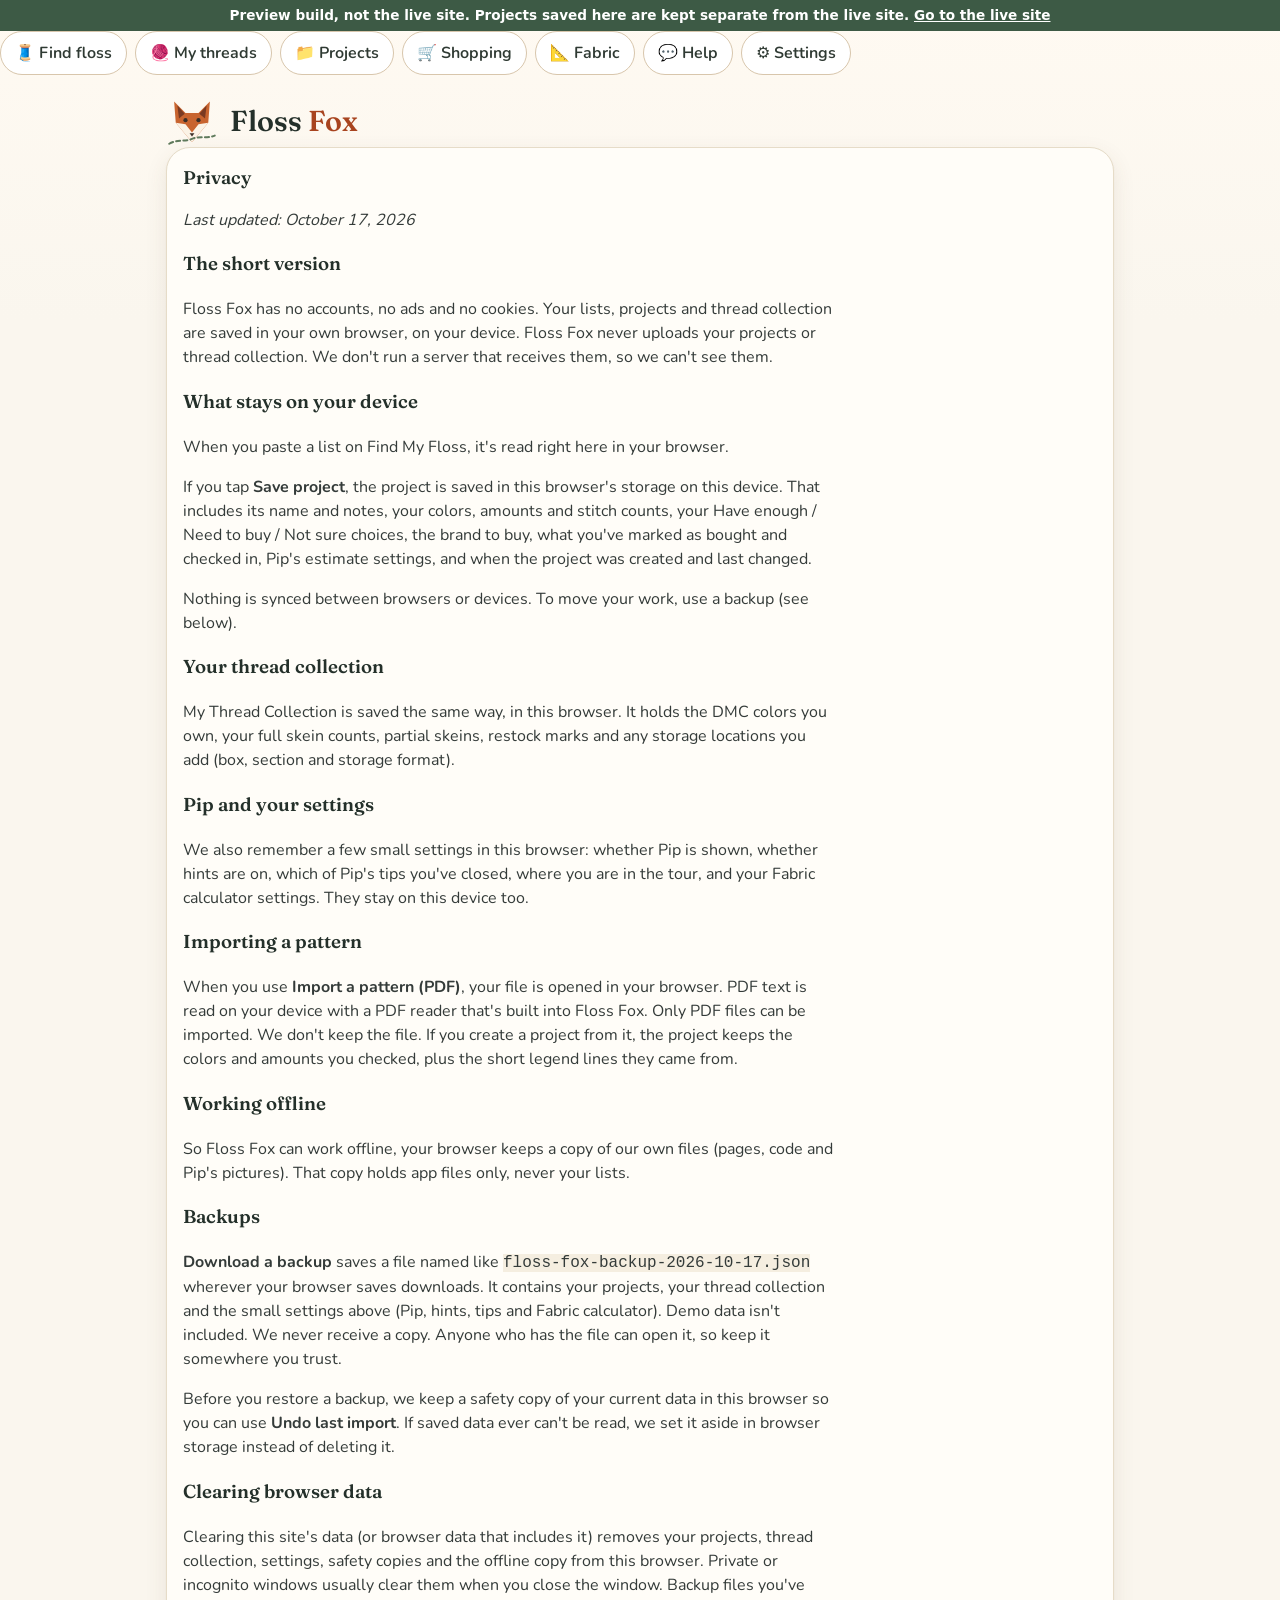
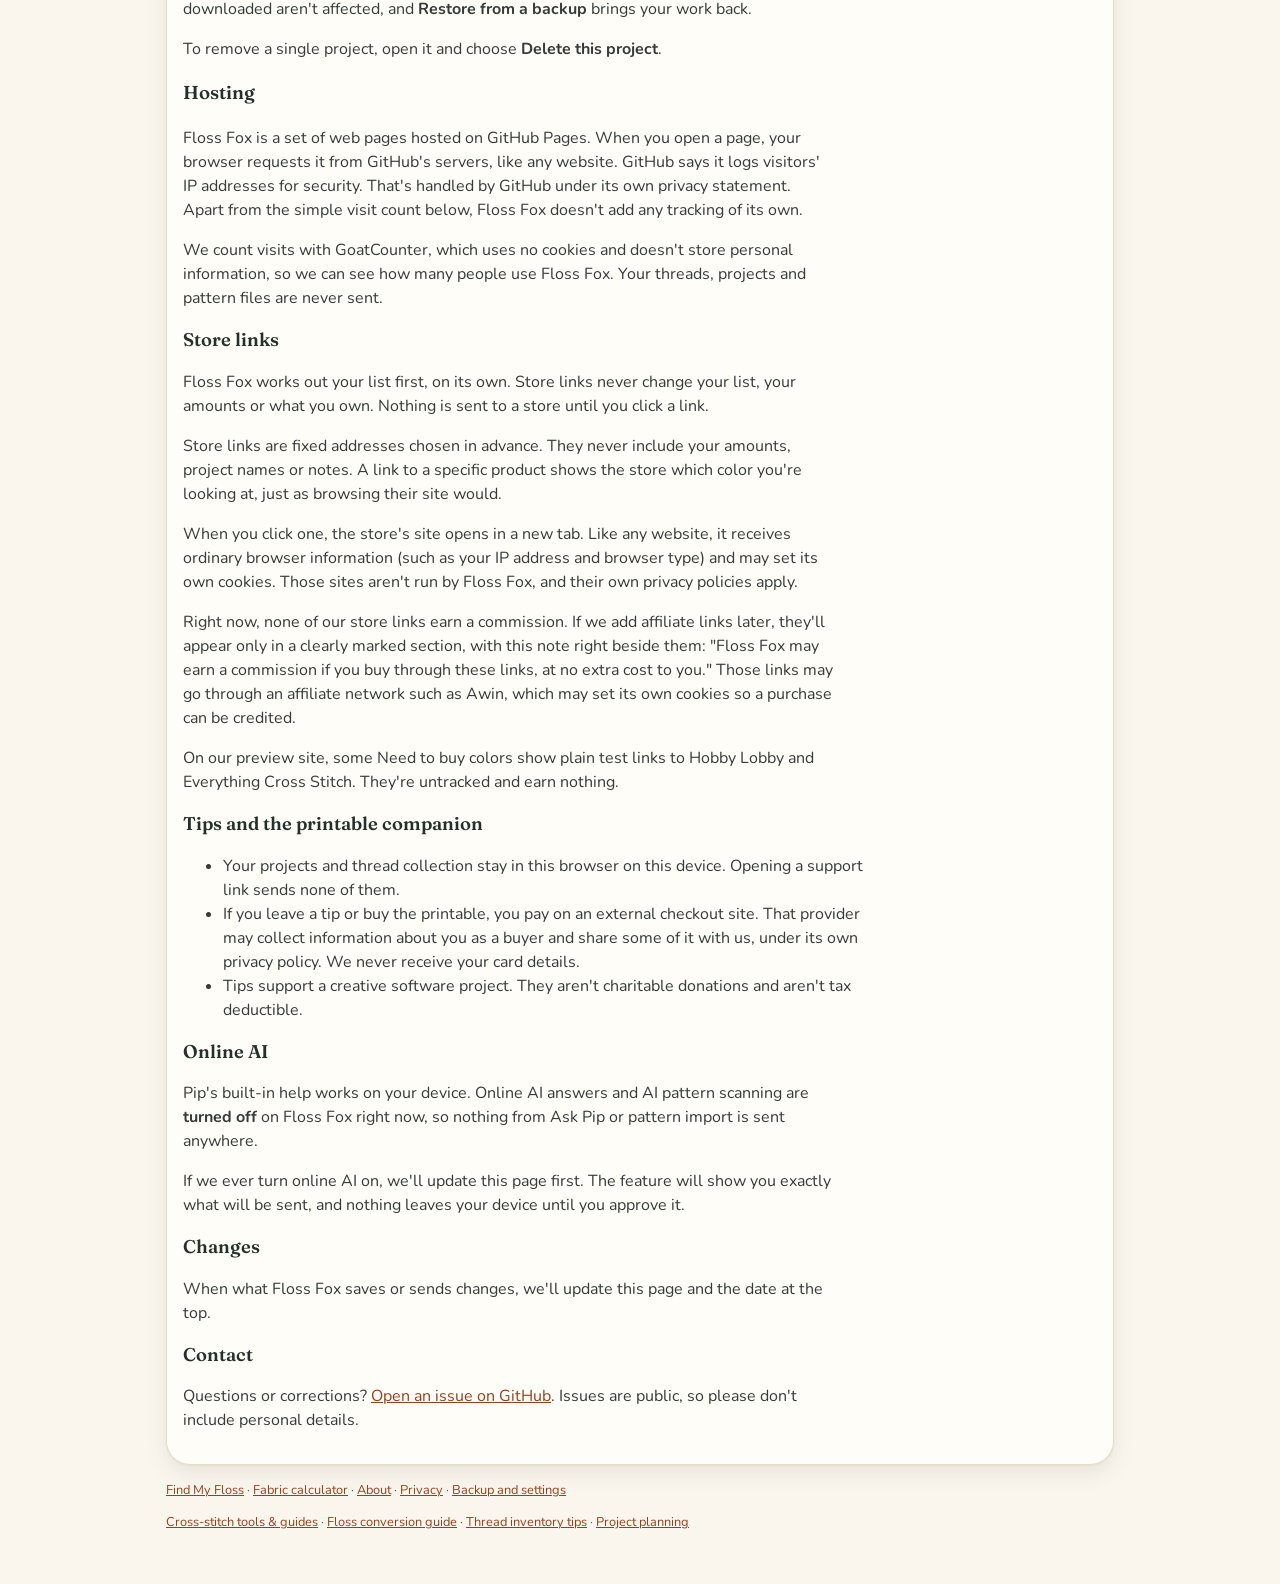
<file: privacy.html>
<!DOCTYPE html><html lang="en"><head><meta name="robots" content="noindex, nofollow"><meta charset="utf-8"><meta name="viewport" content="width=device-width,initial-scale=1">
<title>Privacy &amp; Local Storage | Floss Fox</title>
<meta name="twitter:image" content="https://flossfox.com/og-image.png">
<meta name="twitter:description" content="Learn how Floss Fox keeps project and thread data on your device, how browser backups work and what to know before using optional online features.">
<meta name="twitter:title" content="Privacy &amp; Local Storage | Floss Fox">
<meta name="twitter:card" content="summary_large_image">
<meta property="og:image:alt" content="Floss Fox, your cross-stitch companion">
<meta property="og:image" content="https://flossfox.com/og-image.png">
<meta property="og:description" content="Learn how Floss Fox keeps project and thread data on your device, how browser backups work and what to know before using optional online features.">
<meta property="og:title" content="Privacy &amp; Local Storage | Floss Fox">
<meta property="og:type" content="website">
<meta property="og:site_name" content="Floss Fox"><meta name="description" content="Learn how Floss Fox keeps project and thread data on your device, how browser backups work and what to know before using optional online features.">
<link rel="icon" href="favicon.svg" type="image/svg+xml"><style>
:root{--bg:#f7f1e6;--card:#fffaf2;--line:#e6dccb;--txt:#3b2f28;--mut:#6f6257;--lime:#b4532a;--pink:#5f7a5c;--blush:#f3d9cf}
*{box-sizing:border-box}body{margin:0;background:var(--bg) radial-gradient(#e9dfcd 1px,transparent 1px) 0 0/14px 14px;color:var(--txt);font:16px/1.5 system-ui,-apple-system,Segoe UI,Roboto,sans-serif}
.wrap{max-width:980px;margin:0 auto;padding:20px 16px 40px}
header h1{margin:0;font-size:1.8rem}header h1 span{color:var(--lime)}header p{margin:4px 0 18px;color:var(--mut)}
.card{background:var(--card);border:1px solid var(--line);border-radius:16px;box-shadow:0 2px 10px #7a4b2a12;padding:16px;margin-bottom:16px}
textarea{width:100%;min-height:150px;background:#fff;color:var(--txt);border:1px solid var(--line);border-radius:10px;padding:10px;font:15px ui-monospace,monospace}
textarea:focus{outline:2px solid var(--lime)}
.row{display:flex;gap:10px;flex-wrap:wrap;margin-top:10px}
button{border:0;border-radius:999px;padding:10px 18px;font-weight:600;font-size:15px;cursor:pointer}
.pri{background:var(--lime);color:#fff}.pri:hover{background:#9a4522}button:focus-visible{outline:3px solid #e9a77f;outline-offset:2px}.sec{background:var(--card);color:var(--pink);border:1.5px solid var(--pink)}.sec:hover{background:#eef2ea}
.hint{color:var(--mut);font-size:.88rem;margin:6px 0 0}
table{width:100%;border-collapse:collapse}th,td{text-align:left;padding:8px 6px;border-bottom:1px solid var(--line);vertical-align:middle}
th{color:var(--mut);font-weight:600;font-size:.85rem}
.sw{display:inline-block;width:22px;height:22px;border-radius:6px;border:1px solid #0003;vertical-align:middle;margin-right:6px}
.alt{display:inline-flex;align-items:center;margin:2px 10px 2px 0;font-size:.9rem;color:var(--mut)}
.tag{font-size:.75rem;padding:1px 7px;border-radius:999px;background:var(--blush);color:#7a3a22;margin-left:4px}
.warn{color:#a3361b;font-weight:600}header{display:flex;align-items:center;gap:12px;flex-wrap:wrap}header .logo{width:52px;height:52px;flex:none}header .t{flex:1;min-width:200px}h2::before{content:'🦊 ';font-size:.9em}footer .paw{color:var(--lime)}h2{margin:0 0 10px;font-size:1.15rem}h2 small{color:var(--mut);font-weight:400}
ul.shop{list-style:none;padding:0;margin:0;columns:2}ul.shop li{padding:4px 0;break-inside:avoid}
ul.shop input{accent-color:var(--pink);width:18px;height:18px;vertical-align:middle;margin-right:6px}
footer{color:var(--mut);font-size:.8rem}footer a{color:#9a4522}
@media(max-width:640px){thead{display:none}tr{display:block;border-bottom:1px solid var(--line);padding:8px 0}td{display:block;border:0;padding:3px 0}ul.shop{columns:1}header h1{font-size:1.5rem}}
@media print{h2::before{content:''}header{display:block}header .logo{display:none}body{background:#fff;color:#000}.noprint,header p,#results,footer{display:none!important}.card{border:0;background:#fff;padding:0}
#shopcard{display:block!important}ul.shop{columns:2}.sw{border:1px solid #000;-webkit-print-color-adjust:exact;print-color-adjust:exact}.tag{color:#000;border-color:#000}}
 .card h2::before{content:''} .card p,.card li{max-width:65ch}</style><link rel="manifest" href="manifest.webmanifest"><meta name="theme-color" content="#f7f1e6"><script>(function(){var t="system";try{var k=["flossfox-dev.atelier.v1","flossfox.atelier.v1"];if(localStorage.getItem("flossfox-dev.v1")!=null)k=["flossfox-dev.atelier.v1"];else if(localStorage.getItem("flossfox.v1")!=null)k=["flossfox.atelier.v1"];for(var i=0;i<k.length;i++){var r=localStorage.getItem(k[i]);if(!r)continue;var d=JSON.parse(r);if(d&&(d.theme==="morning"||d.theme==="forest"||d.theme==="moon"||d.theme==="system")){t=d.theme;break}}}catch(e){}var s=t==="morning"?"light":(t==="forest"||t==="moon")?"dark":(window.matchMedia&&matchMedia("(prefers-color-scheme: dark)").matches)?"dark":"light";var h=document.documentElement;h.setAttribute("data-atelier-theme",t);h.setAttribute("data-atelier-scheme",s);var m=document.querySelector('meta[name="theme-color"]');if(m)m.content=t==="moon"?"#141a2e":s==="dark"?"#10201b":"#faf6ee";})();</script><link rel="apple-touch-icon" href="assets/icons/apple-touch-icon.png"><script src="analytics.js" defer></script>
<link rel="stylesheet" href="theme-pair.css"><link rel="stylesheet" href="atelier/themes.css">
</head>
<body><div class="devbanner" role="note" style="background:#3d5a45;color:#fff;text-align:center;font:600 .85rem/1.4 system-ui,sans-serif;padding:6px 10px">Preview build, not the live site. Projects saved here are kept separate from the live site. <a href="https://therealtenkoshi2020.github.io/floss-fox/" style="color:#fff">Go to the live site</a></div><link rel="stylesheet" href="assets/nav.css"><nav class="fcnav noprint" aria-label="Main"><a href="index.html#convert">🧵 Find floss</a><a href="index.html#threads">🧶 My threads</a><a href="index.html#projects">📁 Projects</a><a href="index.html#shop">🛒 Shopping</a><a href="fabric.html">📐 Fabric</a><a href="index.html#help">💬 Help</a><a href="index.html#settings">⚙ Settings</a></nav><div class="wrap"><header><svg class="logo" viewBox="0 0 64 64" role="img" aria-label="Floss Fox logo"><path d="M10 8l14 14h16L54 8l-2 26-20 24L12 34z" fill="#c8642f"/><path d="M14 13l9 10-7 6zM50 13l-9 10 7 6z" fill="#7a3a22"/><path d="M12 34l20 24 20-24-12 2-8 10-8-10z" fill="#fbf3e6"/><circle cx="24" cy="31" r="2.6" fill="#3b2f28"/><circle cx="40" cy="31" r="2.6" fill="#3b2f28"/><path d="M29 47h6l-3 4z" fill="#3b2f28"/><path d="M4 60c10-6 18-2 28-6s18 0 28-4" stroke="#5f7a5c" stroke-width="2.5" fill="none" stroke-linecap="round" stroke-dasharray="5 4"/></svg><div class="t"><h1>Floss <span>Fox</span></h1></div></header>
<div class="card"><h2>Privacy</h2>
<p><i>Last updated: October 17, 2026</i></p>
<h3>The short version</h3>
<p>Floss Fox has no accounts, no ads and no cookies. Your lists, projects and thread collection are saved in your own browser, on your device. Floss Fox never uploads your projects or thread collection. We don't run a server that receives them, so we can't see them.</p>
<h3>What stays on your device</h3>
<p>When you paste a list on Find My Floss, it's read right here in your browser.</p>
<p>If you tap <b>Save project</b>, the project is saved in this browser's storage on this device. That includes its name and notes, your colors, amounts and stitch counts, your Have enough / Need to buy / Not sure choices, the brand to buy, what you've marked as bought and checked in, Pip's estimate settings, and when the project was created and last changed.</p>
<p>Nothing is synced between browsers or devices. To move your work, use a backup (see below).</p>
<h3>Your thread collection</h3>
<p>My Thread Collection is saved the same way, in this browser. It holds the DMC colors you own, your full skein counts, partial skeins, restock marks and any storage locations you add (box, section and storage format).</p>
<h3>Pip and your settings</h3>
<p>We also remember a few small settings in this browser: whether Pip is shown, whether hints are on, which of Pip's tips you've closed, where you are in the tour, and your Fabric calculator settings. They stay on this device too.</p>
<h3>Importing a pattern</h3>
<p>When you use <b>Import a pattern (PDF)</b>, your file is opened in your browser. PDF text is read on your device with a PDF reader that's built into Floss Fox. Only PDF files can be imported. We don't keep the file. If you create a project from it, the project keeps the colors and amounts you checked, plus the short legend lines they came from.</p>
<h3>Working offline</h3>
<p>So Floss Fox can work offline, your browser keeps a copy of our own files (pages, code and Pip's pictures). That copy holds app files only, never your lists.</p>
<h3>Backups</h3>
<p><b>Download a backup</b> saves a file named like <code>floss-fox-backup-2026-10-17.json</code> wherever your browser saves downloads. It contains your projects, your thread collection and the small settings above (Pip, hints, tips and Fabric calculator). Demo data isn't included. We never receive a copy. Anyone who has the file can open it, so keep it somewhere you trust.</p>
<p>Before you restore a backup, we keep a safety copy of your current data in this browser so you can use <b>Undo last import</b>. If saved data ever can't be read, we set it aside in browser storage instead of deleting it.</p>
<h3>Clearing browser data</h3>
<p>Clearing this site's data (or browser data that includes it) removes your projects, thread collection, settings, safety copies and the offline copy from this browser. Private or incognito windows usually clear them when you close the window. Backup files you've downloaded aren't affected, and <b>Restore from a backup</b> brings your work back.</p>
<p>To remove a single project, open it and choose <b>Delete this project</b>.</p>
<h3>Hosting</h3>
<p>Floss Fox is a set of web pages hosted on GitHub Pages. When you open a page, your browser requests it from GitHub's servers, like any website. GitHub says it logs visitors' IP addresses for security. That's handled by GitHub under its own privacy statement. Apart from the simple visit count below, Floss Fox doesn't add any tracking of its own.</p>
<p>We count visits with GoatCounter, which uses no cookies and doesn't store personal information, so we can see how many people use Floss Fox. Your threads, projects and pattern files are never sent.</p>
<h2 id="store-links">Store links</h2>
<p>Floss Fox works out your list first, on its own. Store links never change your list, your amounts or what you own. Nothing is sent to a store until you click a link.</p>
<p>Store links are fixed addresses chosen in advance. They never include your amounts, project names or notes. A link to a specific product shows the store which color you're looking at, just as browsing their site would.</p>
<p>When you click one, the store's site opens in a new tab. Like any website, it receives ordinary browser information (such as your IP address and browser type) and may set its own cookies. Those sites aren't run by Floss Fox, and their own privacy policies apply.</p>
<p>Right now, none of our store links earn a commission. If we add affiliate links later, they'll appear only in a clearly marked section, with this note right beside them: "Floss Fox may earn a commission if you buy through these links, at no extra cost to you." Those links may go through an affiliate network such as Awin, which may set its own cookies so a purchase can be credited.</p>
<!-- PREVIEW ONLY: remove the next paragraph in the production version -->
<p data-preview-only>On our preview site, some Need to buy colors show plain test links to Hobby Lobby and Everything Cross Stitch. They're untracked and earn nothing.</p>
<!-- DEV DRAFT pending Myke: wording from Pixel (copy.json privacy.support.*) -->
<h2 id="support">Tips and the printable companion</h2>
<ul>
<li>Your projects and thread collection stay in this browser on this device. Opening a support link sends none of them.</li>
<li>If you leave a tip or buy the printable, you pay on an external checkout site. That provider may collect information about you as a buyer and share some of it with us, under its own privacy policy. We never receive your card details.</li>
<li>Tips support a creative software project. They aren't charitable donations and aren't tax deductible.</li>
</ul>

<h2>Online AI</h2>
<p>Pip's built-in help works on your device. Online AI answers and AI pattern scanning are <b>turned off</b> on Floss Fox right now, so nothing from Ask Pip or pattern import is sent anywhere.</p>
<p>If we ever turn online AI on, we'll update this page first. The feature will show you exactly what will be sent, and nothing leaves your device until you approve it.</p>
<h2>Changes</h2>
<p>When what Floss Fox saves or sends changes, we'll update this page and the date at the top.</p>
<h2>Contact</h2><p>Questions or corrections? <a href="https://github.com/TheRealTenkoshi2020/floss-fox/issues">Open an issue on GitHub</a>. Issues are public, so please don't include personal details.</p></div><footer><p><a href="index.html">Find My Floss</a> · <a href="fabric.html">Fabric calculator</a> · <a href="about.html">About</a> · <a href="privacy.html">Privacy</a><span class="ffsettingslink"> · <a href="index.html#settings">Backup and settings</a></span></p><p class="ff-seo-guide-links" id="ffSeoGuides"><a href="tools.html">Cross-stitch tools &amp; guides</a> · <a href="floss-conversion-guide.html">Floss conversion guide</a> · <a href="thread-inventory-guide.html">Thread inventory tips</a> · <a href="cross-stitch-project-planning.html">Project planning</a></p>
</footer></div><script>if("serviceWorker"in navigator&&!/[?&]nosw\b/.test(location.search))addEventListener("load",()=>navigator.serviceWorker.register("sw.js").catch(()=>{}))</script><script src="atelier/atelier-theme.js"></script></body></html>
</file>
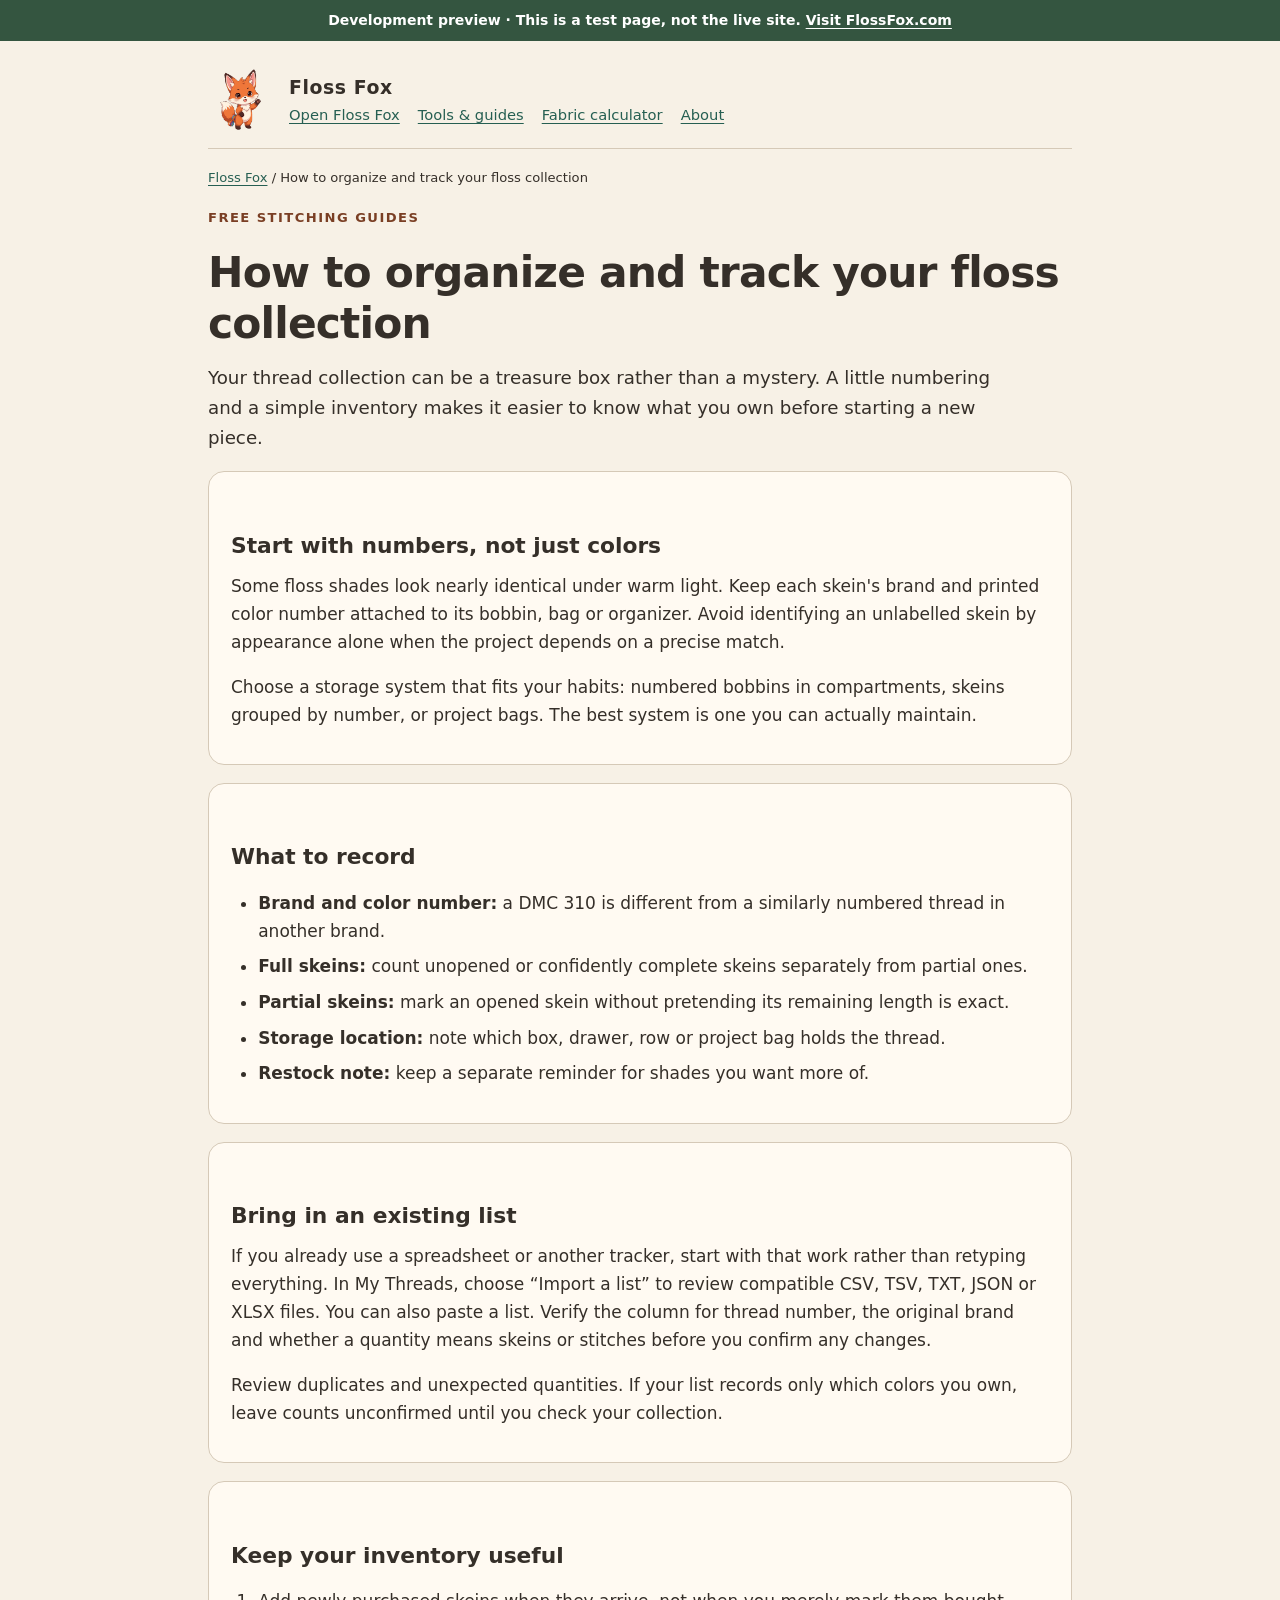
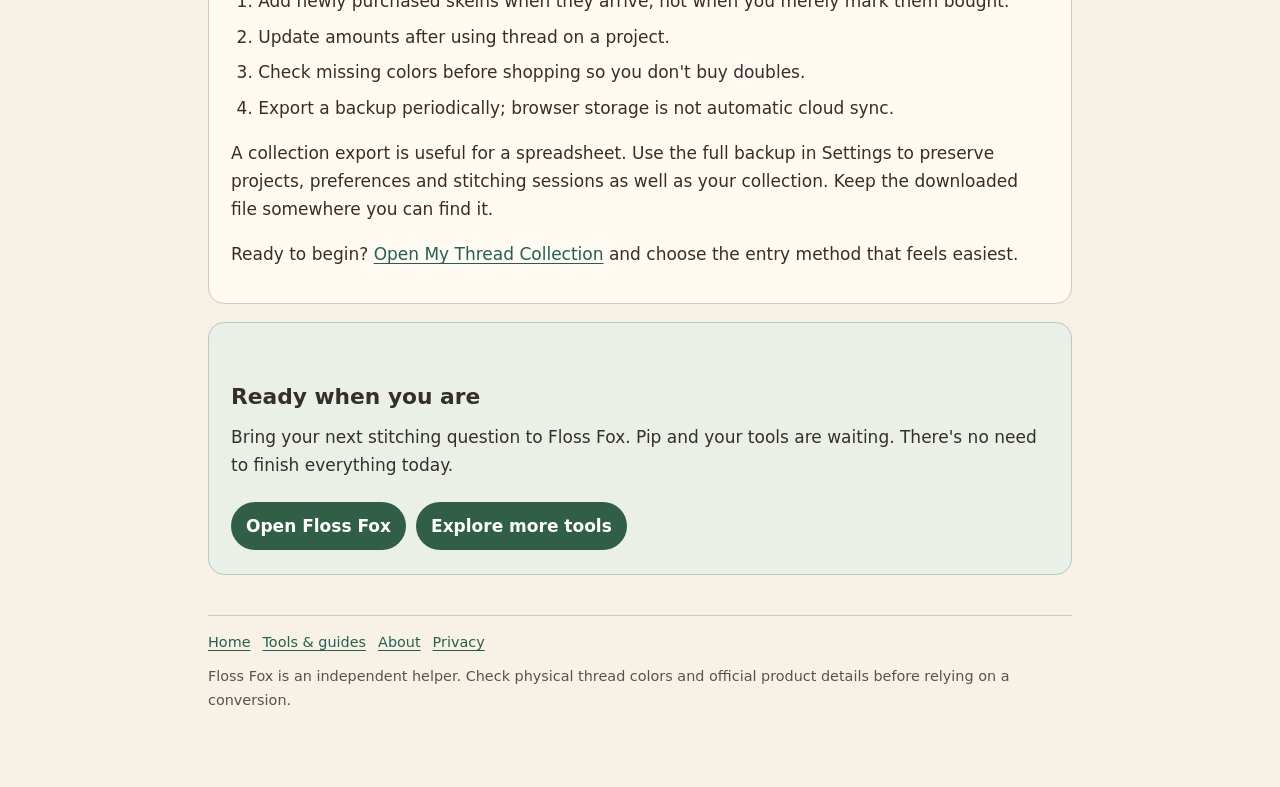
<file: thread-inventory-guide.html>
<!doctype html>
<html lang="en"><head><meta charset="utf-8"><meta name="viewport" content="width=device-width,initial-scale=1">
<title>How to Organize Cross-Stitch Floss Inventory | Floss Fox</title><meta name="description" content="Organize DMC floss by number, track full and partial skeins, label bobbins, import a thread list and keep a backup of your cross-stitch stash.">
<meta name="robots" content="noindex, nofollow">
<link rel="icon" href="favicon.svg" type="image/svg+xml">
<meta property="og:type" content="article"><meta property="og:site_name" content="Floss Fox"><meta property="og:title" content="How to Organize Cross-Stitch Floss Inventory | Floss Fox">
<meta property="og:description" content="Organize DMC floss by number, track full and partial skeins, label bobbins, import a thread list and keep a backup of your cross-stitch stash.">
<meta property="og:image" content="https://flossfox.com/og-image.png"><meta property="og:image:alt" content="Floss Fox, friendly cross-stitch companion">
<meta name="twitter:card" content="summary_large_image"><meta name="twitter:title" content="How to Organize Cross-Stitch Floss Inventory | Floss Fox"><meta name="twitter:description" content="Organize DMC floss by number, track full and partial skeins, label bobbins, import a thread list and keep a backup of your cross-stitch stash."><meta name="twitter:image" content="https://flossfox.com/og-image.png"><meta name="twitter:image:alt" content="Floss Fox, friendly cross-stitch companion">
<style>
:root{color-scheme:light;--bg:#f7f1e6;--paper:#fffaf2;--ink:#352f29;--muted:#57544f;--line:#d5c9b7;--accent:#7a3f24;--link:#265f52}
*{box-sizing:border-box}html{scroll-behavior:smooth}body{margin:0;background:var(--bg);color:var(--ink);font:17px/1.65 system-ui,-apple-system,Segoe UI,sans-serif}
a{color:var(--link);text-underline-offset:3px}a:focus-visible{outline:3px solid #be6c3b;outline-offset:3px}
.wrap{max-width:900px;margin:auto;padding:16px 18px 60px}header{display:flex;gap:16px;align-items:center;border-bottom:1px solid var(--line);padding:10px 0 16px}header img{width:65px;height:65px;object-fit:contain}
.brand{font-size:1.18rem;font-weight:800;letter-spacing:.03em}.nav{display:flex;gap:10px 18px;flex-wrap:wrap;font-size:.92rem}.eyebrow{font-size:.82rem;font-weight:750;text-transform:uppercase;letter-spacing:.11em;color:var(--accent)}
h1{font-size:clamp(1.7rem,5vw,2.65rem);line-height:1.2;letter-spacing:-.02em;margin:20px 0 8px}h2{font-size:1.36rem;line-height:1.3;margin:1.9em 0 .5em}h3{font-size:1.08rem;line-height:1.3;margin:1.2em 0 .4em}
p{margin:.7em 0 1em}li{margin:.45em 0}ul,ol{padding-left:1.6em}.lede{font-size:1.14rem;max-width:45em}.card{background:var(--paper);border:1px solid var(--line);border-radius:16px;padding:18px 22px;margin:18px 0}.cta{background:#eaf0e8;border-color:#b6ceba}
.cta a{display:inline-block;padding:10px 15px;background:#315e46;border-radius:999px;color:#fff;font-weight:750;text-decoration:none;margin:6px 10px 6px 0;min-height:44px}
.crumbs{font-size:.82rem;margin:18px 0}footer{margin-top:40px;padding-top:15px;border-top:1px solid var(--line);font-size:.9rem}footer a{margin-right:12px}
.muted{color:var(--muted)}@media(max-width:520px){body{font-size:16px}.wrap{padding:12px 14px 40px}.card{padding:14px 16px}header{align-items:flex-start}header img{width:52px;height:52px}}
@media(prefers-reduced-motion:reduce){html{scroll-behavior:auto}}
</style></head>
<body><div class="fg-dev-guide-note" role="note" style="background:#345540;color:#fff;padding:10px 16px;text-align:center;font:600 14px/1.5 system-ui,sans-serif">Development preview · This is a test page, not the live site. <a href="https://flossfox.com" style="color:#fff;text-decoration:underline">Visit FlossFox.com</a></div><div class="wrap"><header><img src="assets/pip/pip-greeting-160.png" width="65" height="65" alt="Pip, the Floss Fox mascot" decoding="async"><div><div class="brand">Floss Fox</div>
<nav class="nav" aria-label="Main"><a href="index.html">Open Floss Fox</a><a href="tools.html">Tools &amp; guides</a><a href="fabric.html">Fabric calculator</a><a href="about.html">About</a></nav></div></header>
<main id="content"><nav class="crumbs" aria-label="Breadcrumb"><a href="index.html">Floss Fox</a> / How to organize and track your floss collection</nav><p class="eyebrow">Free stitching guides</p>
<h1>How to organize and track your floss collection</h1><p class="lede">Your thread collection can be a treasure box rather than a mystery. A little numbering and a simple inventory makes it easier to know what you own before starting a new piece.</p>
<section class="card"><h2>Start with numbers, not just colors</h2><p>Some floss shades look nearly identical under warm light. Keep each skein's brand and printed color number attached to its bobbin, bag or organizer. Avoid identifying an unlabelled skein by appearance alone when the project depends on a precise match.</p>
   <p>Choose a storage system that fits your habits: numbered bobbins in compartments, skeins grouped by number, or project bags. The best system is one you can actually maintain.</p></section>
   <section class="card"><h2>What to record</h2><ul><li><strong>Brand and color number:</strong> a DMC 310 is different from a similarly numbered thread in another brand.</li><li><strong>Full skeins:</strong> count unopened or confidently complete skeins separately from partial ones.</li><li><strong>Partial skeins:</strong> mark an opened skein without pretending its remaining length is exact.</li><li><strong>Storage location:</strong> note which box, drawer, row or project bag holds the thread.</li><li><strong>Restock note:</strong> keep a separate reminder for shades you want more of.</li></ul></section>
   <section class="card"><h2>Bring in an existing list</h2><p>If you already use a spreadsheet or another tracker, start with that work rather than retyping everything. In My Threads, choose “Import a list” to review compatible CSV, TSV, TXT, JSON or XLSX files. You can also paste a list. Verify the column for thread number, the original brand and whether a quantity means skeins or stitches before you confirm any changes.</p>
   <p>Review duplicates and unexpected quantities. If your list records only which colors you own, leave counts unconfirmed until you check your collection.</p></section>
   <section class="card"><h2>Keep your inventory useful</h2><ol><li>Add newly purchased skeins when they arrive, not when you merely mark them bought.</li><li>Update amounts after using thread on a project.</li><li>Check missing colors before shopping so you don't buy doubles.</li><li>Export a backup periodically; browser storage is not automatic cloud sync.</li></ol>
   <p>A collection export is useful for a spreadsheet. Use the full backup in Settings to preserve projects, preferences and stitching sessions as well as your collection. Keep the downloaded file somewhere you can find it.</p>
   <p>Ready to begin? <a href="index.html#threads">Open My Thread Collection</a> and choose the entry method that feels easiest.</p></section>
<section class="card cta"><h2>Ready when you are</h2><p>Bring your next stitching question to Floss Fox. Pip and your tools are waiting. There's no need to finish everything today.</p><a href="index.html">Open Floss Fox</a><a href="tools.html">Explore more tools</a></section></main>
<footer><a href="index.html">Home</a><a href="tools.html">Tools &amp; guides</a><a href="about.html">About</a><a href="privacy.html">Privacy</a><p class="muted">Floss Fox is an independent helper. Check physical thread colors and official product details before relying on a conversion.</p></footer></div></body></html>
</file>
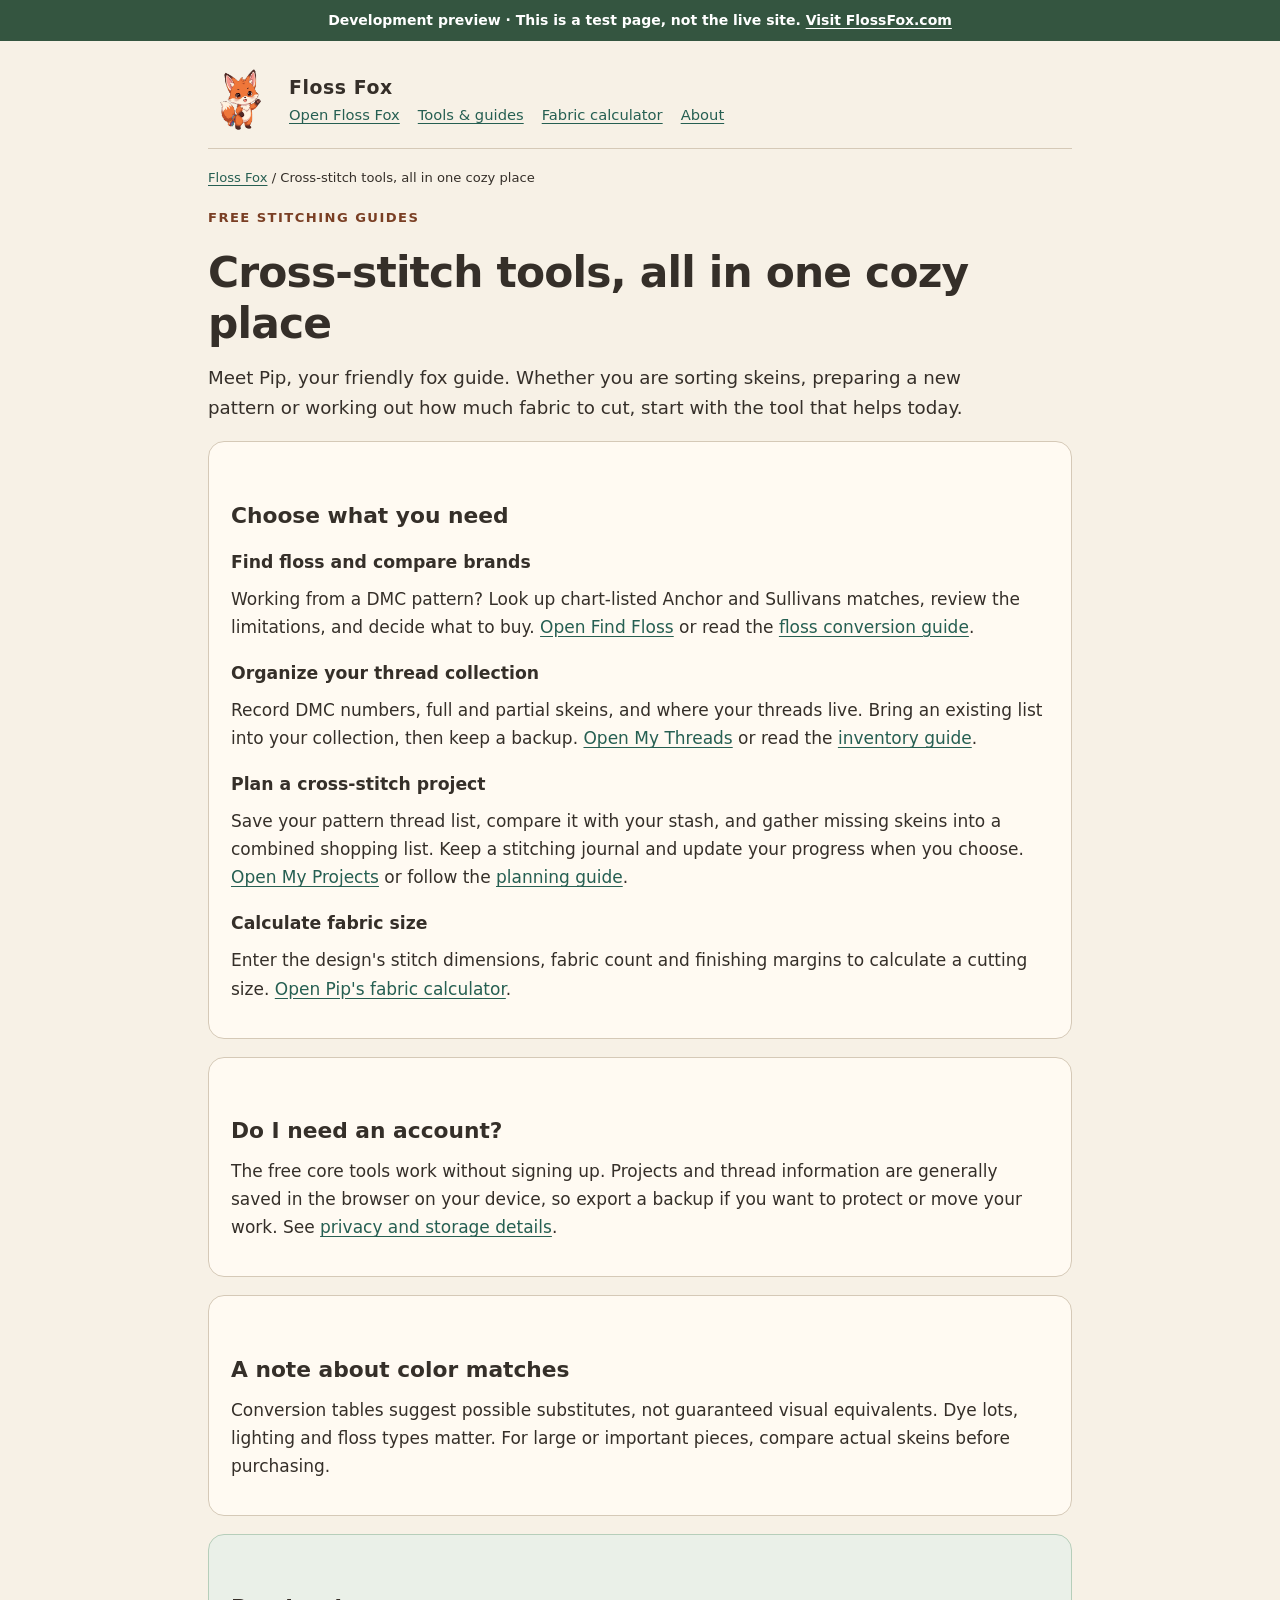
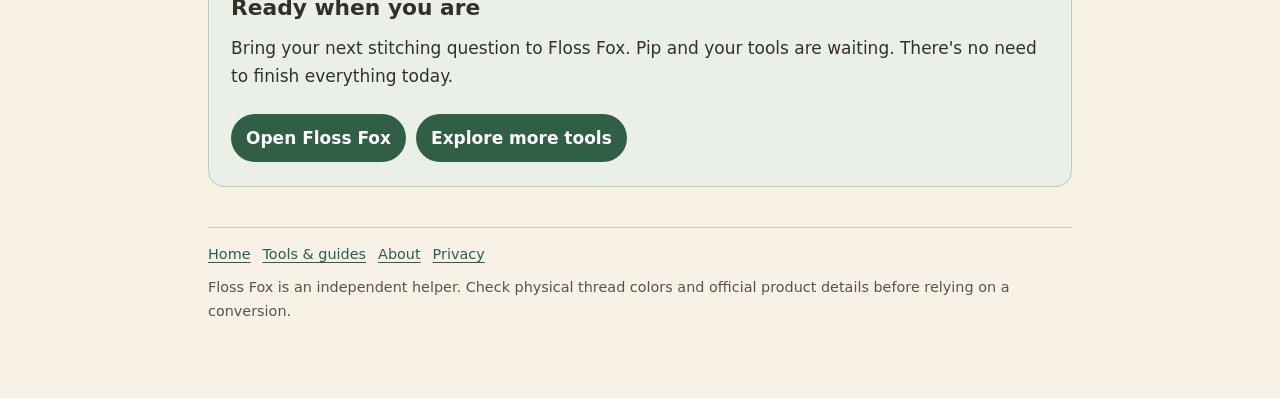
<file: tools.html>
<!doctype html>
<html lang="en"><head><meta charset="utf-8"><meta name="viewport" content="width=device-width,initial-scale=1">
<title>Free Cross-Stitch Tools &amp; Guides | Floss Fox</title><meta name="description" content="Find free cross-stitch tools for floss conversion, thread inventory, project planning, shopping lists and fabric size calculations with Pip.">
<meta name="robots" content="noindex, nofollow">
<link rel="icon" href="favicon.svg" type="image/svg+xml">
<meta property="og:type" content="article"><meta property="og:site_name" content="Floss Fox"><meta property="og:title" content="Free Cross-Stitch Tools &amp; Guides | Floss Fox">
<meta property="og:description" content="Find free cross-stitch tools for floss conversion, thread inventory, project planning, shopping lists and fabric size calculations with Pip.">
<meta property="og:image" content="https://flossfox.com/og-image.png"><meta property="og:image:alt" content="Floss Fox, friendly cross-stitch companion">
<meta name="twitter:card" content="summary_large_image"><meta name="twitter:title" content="Free Cross-Stitch Tools &amp; Guides | Floss Fox"><meta name="twitter:description" content="Find free cross-stitch tools for floss conversion, thread inventory, project planning, shopping lists and fabric size calculations with Pip."><meta name="twitter:image" content="https://flossfox.com/og-image.png"><meta name="twitter:image:alt" content="Floss Fox, friendly cross-stitch companion">
<style>
:root{color-scheme:light;--bg:#f7f1e6;--paper:#fffaf2;--ink:#352f29;--muted:#57544f;--line:#d5c9b7;--accent:#7a3f24;--link:#265f52}
*{box-sizing:border-box}html{scroll-behavior:smooth}body{margin:0;background:var(--bg);color:var(--ink);font:17px/1.65 system-ui,-apple-system,Segoe UI,sans-serif}
a{color:var(--link);text-underline-offset:3px}a:focus-visible{outline:3px solid #be6c3b;outline-offset:3px}
.wrap{max-width:900px;margin:auto;padding:16px 18px 60px}header{display:flex;gap:16px;align-items:center;border-bottom:1px solid var(--line);padding:10px 0 16px}header img{width:65px;height:65px;object-fit:contain}
.brand{font-size:1.18rem;font-weight:800;letter-spacing:.03em}.nav{display:flex;gap:10px 18px;flex-wrap:wrap;font-size:.92rem}.eyebrow{font-size:.82rem;font-weight:750;text-transform:uppercase;letter-spacing:.11em;color:var(--accent)}
h1{font-size:clamp(1.7rem,5vw,2.65rem);line-height:1.2;letter-spacing:-.02em;margin:20px 0 8px}h2{font-size:1.36rem;line-height:1.3;margin:1.9em 0 .5em}h3{font-size:1.08rem;line-height:1.3;margin:1.2em 0 .4em}
p{margin:.7em 0 1em}li{margin:.45em 0}ul,ol{padding-left:1.6em}.lede{font-size:1.14rem;max-width:45em}.card{background:var(--paper);border:1px solid var(--line);border-radius:16px;padding:18px 22px;margin:18px 0}.cta{background:#eaf0e8;border-color:#b6ceba}
.cta a{display:inline-block;padding:10px 15px;background:#315e46;border-radius:999px;color:#fff;font-weight:750;text-decoration:none;margin:6px 10px 6px 0;min-height:44px}
.crumbs{font-size:.82rem;margin:18px 0}footer{margin-top:40px;padding-top:15px;border-top:1px solid var(--line);font-size:.9rem}footer a{margin-right:12px}
.muted{color:var(--muted)}@media(max-width:520px){body{font-size:16px}.wrap{padding:12px 14px 40px}.card{padding:14px 16px}header{align-items:flex-start}header img{width:52px;height:52px}}
@media(prefers-reduced-motion:reduce){html{scroll-behavior:auto}}
</style></head>
<body><div class="fg-dev-guide-note" role="note" style="background:#345540;color:#fff;padding:10px 16px;text-align:center;font:600 14px/1.5 system-ui,sans-serif">Development preview · This is a test page, not the live site. <a href="https://flossfox.com" style="color:#fff;text-decoration:underline">Visit FlossFox.com</a></div><div class="wrap"><header><img src="assets/pip/pip-greeting-160.png" width="65" height="65" alt="Pip, the Floss Fox mascot" decoding="async"><div><div class="brand">Floss Fox</div>
<nav class="nav" aria-label="Main"><a href="index.html">Open Floss Fox</a><a href="tools.html">Tools &amp; guides</a><a href="fabric.html">Fabric calculator</a><a href="about.html">About</a></nav></div></header>
<main id="content"><nav class="crumbs" aria-label="Breadcrumb"><a href="index.html">Floss Fox</a> / Cross-stitch tools, all in one cozy place</nav><p class="eyebrow">Free stitching guides</p>
<h1>Cross-stitch tools, all in one cozy place</h1><p class="lede">Meet Pip, your friendly fox guide. Whether you are sorting skeins, preparing a new pattern or working out how much fabric to cut, start with the tool that helps today.</p>
<section class="card"><h2>Choose what you need</h2>
   <h3>Find floss and compare brands</h3><p>Working from a DMC pattern? Look up chart-listed Anchor and Sullivans matches, review the limitations, and decide what to buy. <a href="index.html#convert">Open Find Floss</a> or read the <a href="floss-conversion-guide.html">floss conversion guide</a>.</p>
   <h3>Organize your thread collection</h3><p>Record DMC numbers, full and partial skeins, and where your threads live. Bring an existing list into your collection, then keep a backup. <a href="index.html#threads">Open My Threads</a> or read the <a href="thread-inventory-guide.html">inventory guide</a>.</p>
   <h3>Plan a cross-stitch project</h3><p>Save your pattern thread list, compare it with your stash, and gather missing skeins into a combined shopping list. Keep a stitching journal and update your progress when you choose. <a href="index.html#projects">Open My Projects</a> or follow the <a href="cross-stitch-project-planning.html">planning guide</a>.</p>
   <h3>Calculate fabric size</h3><p>Enter the design's stitch dimensions, fabric count and finishing margins to calculate a cutting size. <a href="fabric.html">Open Pip's fabric calculator</a>.</p></section>
   <section class="card"><h2>Do I need an account?</h2><p>The free core tools work without signing up. Projects and thread information are generally saved in the browser on your device, so export a backup if you want to protect or move your work. See <a href="privacy.html">privacy and storage details</a>.</p></section>
   <section class="card"><h2>A note about color matches</h2><p>Conversion tables suggest possible substitutes, not guaranteed visual equivalents. Dye lots, lighting and floss types matter. For large or important pieces, compare actual skeins before purchasing.</p></section>
<section class="card cta"><h2>Ready when you are</h2><p>Bring your next stitching question to Floss Fox. Pip and your tools are waiting. There's no need to finish everything today.</p><a href="index.html">Open Floss Fox</a><a href="tools.html">Explore more tools</a></section></main>
<footer><a href="index.html">Home</a><a href="tools.html">Tools &amp; guides</a><a href="about.html">About</a><a href="privacy.html">Privacy</a><p class="muted">Floss Fox is an independent helper. Check physical thread colors and official product details before relying on a conversion.</p></footer></div></body></html>
</file>
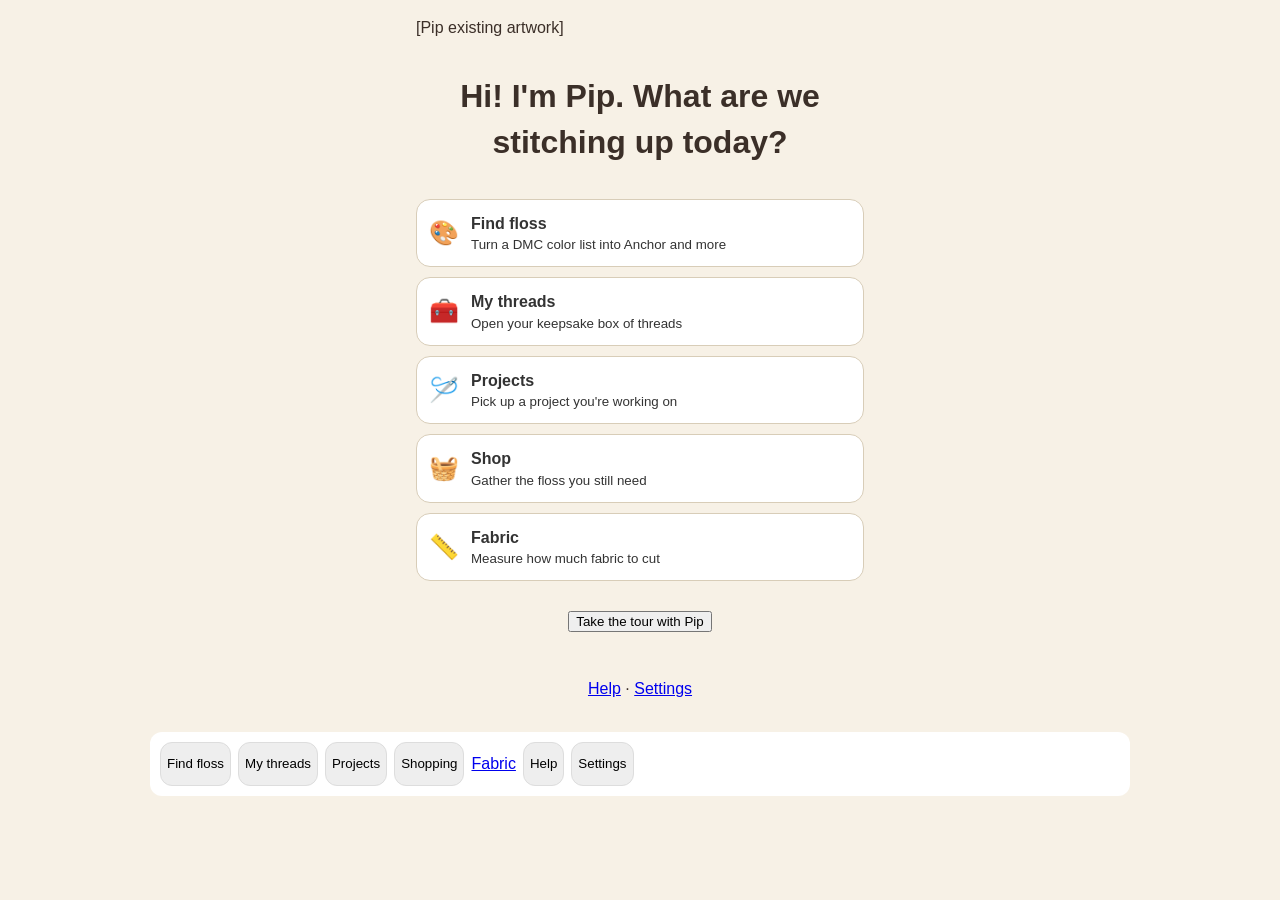
<file: tests/fixtures/guided_ux_fixture.html>
<!doctype html><html lang="en"><head><meta charset="utf-8"><meta name="viewport" content="width=device-width, initial-scale=1"><title>Fixture: Floss Fox Guided UX</title>
<style>
:root{--surface:#fffaf2;--text:#3b2f28;--text-muted:#6f6257;--chip-border:#d8cdb8;--line:#d8cdb8;--chip-bg:#f3ebe0;--brand-accent:#638260}
*{box-sizing:border-box}html{background:#f7f1e6;color:#3b2f28}body{font:16px/1.45 Arial,sans-serif;margin:0;padding:0 12px}.land{max-width:480px;margin:0 auto;display:flex;flex-direction:column;gap:12px;padding:16px}.choices{display:flex;flex-direction:column;gap:10px}.ch{display:flex;align-items:center;gap:12px;border:1px solid #d8cdb8;border-radius:14px;padding:12px;color:#333;text-decoration:none;background:#fff}.ch b{display:block}.ch small{display:block}.ic{font-size:24px}.say{text-align:center}.quiet,.ltour{text-align:center}.tabs{display:flex;gap:7px;padding:10px;max-width:980px;margin:auto;border-radius:12px;background:#fff}.tabs button{min-height:44px;border:1px solid #ddd;border-radius:12px;padding:6px;background:#eee}.tabs a{display:flex;align-items:center}main.app{max-width:980px;margin:auto}#projEdit{padding:12px;background:white}
</style>

<script>
// Reproduces only the existing app's public surfaces needed for isolated presentation tests.
window.__fixture={opened:[],views:[],stores:{schema:2,projects:[]}};
window.FlossFoxProjects={_store:()=>window.__fixture.stores,open:id=>{window.__fixture.opened.push(id);const x=document.getElementById('projEdit');x.hidden=false;document.documentElement.classList.remove('ff-landing');document.getElementById('tabProjects').click()},showView:v=>{window.__fixture.views.push(v)},lastProject:()=>null};
const params=new URLSearchParams(location.search);
if(params.has('saved'))window.__fixture.stores.projects=[{id:'finished',status:'done',name:'Already done',updated:'2026-10-11'},{id:'active',status:'progress',name:params.has('unsafe')?'<img src=x onerror=alert(1)>':'Forest Sampler',updated:'2026-11-15'}];
if(params.has('finished'))window.__fixture.stores.projects=[{id:'finished',status:'done',name:'Already done',updated:'2026-10-11'}];
</script>
</head><body>
<main id="ffLanding" class="land"><div class="lpip"><span aria-label="Pip's original artwork is not part of this fixture">[Pip existing artwork]</span></div>
<h1 class="say" id="ffLandSay">Hi! I'm Pip. What are we stitching up today?</h1>
<nav class="choices" aria-label="Choose where to go">
<a href="#convert" data-tab="tabConvert" class="ch"><span class="ic" aria-hidden="true">🎨</span><span><b>Find floss</b><small>Turn a DMC color list into Anchor and more</small></span></a>
<a href="#threads" data-tab="tabThreads" class="ch"><span class="ic" aria-hidden="true">🧰</span><span><b>My threads</b><small>Open your keepsake box of threads</small></span></a>
<a href="#projects" data-tab="tabProjects" class="ch"><span class="ic" aria-hidden="true">🪡</span><span><b>Projects</b><small>Pick up a project you're working on</small></span></a>
<a href="#shop" data-tab="tabShop" class="ch"><span class="ic" aria-hidden="true">🧺</span><span><b>Shop</b><small>Gather the floss you still need</small></span></a>
<a href="fabric.html" data-tab="tabFabric" class="ch"><span class="ic" aria-hidden="true">📏</span><span><b>Fabric</b><small>Measure how much fabric to cut</small></span></a>
</nav>
<p class="ltour"><button type="button" id="ffLandTour">Take the tour with Pip</button></p>
<p class="quiet"><a href="#help" data-tab="tabHelp">Help</a> · <a href="#settings" data-tab="tabSettings">Settings</a></p>
</main>
<nav class="tabs" aria-label="Main"><button id="tabConvert" type="button" aria-pressed="true">Find floss</button><button id="tabThreads" type="button" aria-pressed="false">My threads</button><button id="tabProjects" type="button" aria-pressed="false">Projects</button><button id="tabShop" type="button" aria-pressed="false">Shopping</button><a id="tabFabric" href="fabric.html">Fabric</a><button id="tabHelp" type="button" aria-pressed="false">Help</button><button id="tabSettings" type="button" aria-pressed="false">Settings</button></nav>
<main class="app"><div id="projEdit" hidden><h2>Editing project</h2></div><p id="viewStatus" role="status"></p></main>
<script>
// Matches landing.js delegation and project tab click behavior without loading full FlossFox.
for(const id of ['tabConvert','tabThreads','tabProjects','tabShop','tabHelp','tabSettings'])document.getElementById(id).addEventListener('click',()=>{for(const t of document.querySelectorAll('nav.tabs button[aria-pressed]'))t.setAttribute('aria-pressed',String(t.id===id));document.getElementById('viewStatus').textContent=id;location.hash=id.replace('tab','').toLowerCase()});
document.getElementById('ffLanding').addEventListener('click',e=>{const a=e.target.closest('a[data-tab]');if(!a)return;const b=document.getElementById(a.dataset.tab);if(!b||b.tagName==='A')return;e.preventDefault();document.documentElement.classList.remove('ff-landing');b.click()});
</script>

</body></html>
</file>
<file: skeins/ui.css>
/* Inherits Floss Fox's existing colors, type, buttons and spacing. */
.skein-panel{background:linear-gradient(180deg,#fffdf8 0%,var(--card) 48%);border:2px solid var(--lime);border-radius:14px;padding:0;margin:14px 0;box-shadow:0 3px 14px #7a4b2a18;overflow:hidden}
.skein-panel[open]{box-shadow:0 4px 18px #b4532a22}
.skein-panel>.skein-body{padding:0 14px 14px}
.skein-panel>summary.skein-summary{list-style:none;cursor:pointer;display:flex;align-items:center;gap:12px;min-height:64px;padding:12px 14px;font-weight:650;background:linear-gradient(135deg,#fdf1ea 0%,#fffaf2 55%,#f1f5ee 100%);border-bottom:1px solid transparent}
.skein-panel[open]>summary.skein-summary{border-bottom-color:var(--line)}
.skein-panel>summary.skein-summary::-webkit-details-marker{display:none}
.skein-summary-mark{flex:none;width:44px;height:44px;border-radius:12px;background:#fff;border:1.5px solid #e9b9a4;display:flex;align-items:center;justify-content:center;overflow:hidden;box-shadow:0 1px 4px #7a4b2a14}
.skein-summary-mark img{width:36px;height:auto;display:block}
.skein-summary-text{flex:1;min-width:0;display:flex;flex-direction:column;gap:2px}
.skein-summary-title{font-size:1.02rem;line-height:1.25;color:var(--txt)}
.skein-summary-title .skein-on{display:inline-block;margin-left:6px;padding:1px 8px;border-radius:999px;background:var(--lime);color:#fff;font-size:.72rem;font-weight:750;vertical-align:middle}
.skein-summary-desc{font-size:.86rem;font-weight:500;color:var(--mut);line-height:1.3}
.skein-summary-chev{flex:none;width:28px;height:28px;border-radius:999px;border:1.5px solid var(--lime);color:var(--lime);display:flex;align-items:center;justify-content:center;font-size:.85rem;transition:transform .15s ease}
.skein-panel[open] .skein-summary-chev{transform:rotate(180deg);background:var(--lime);color:#fff}
.skein-fields{display:grid;grid-template-columns:repeat(2,minmax(0,1fr));gap:12px}
.skein-fields label{display:block}.skein-fields input,.skein-fields select{width:100%;min-height:44px;font:inherit}
.skein-toggles{display:grid;gap:10px;margin:12px 0}
.skein-toggle{display:grid;grid-template-columns:52px minmax(0,1fr);gap:10px 12px;align-items:start;margin:0;padding:12px;border:1.5px solid var(--line);border-radius:12px;background:#fff;cursor:pointer}
.skein-toggle:has(input:checked){border-color:#e9b9a4;background:#fdf1ea}
.skein-toggle input{position:absolute;opacity:0;width:1px;height:1px}
.skein-switch{grid-row:1 / span 2;align-self:center;width:48px;height:28px;border-radius:999px;background:#d8cfc0;border:1.5px solid #cbbba6;position:relative;flex:none;transition:background .15s ease,border-color .15s ease}
.skein-switch::after{content:"";position:absolute;top:2px;left:2px;width:20px;height:20px;border-radius:50%;background:#fff;box-shadow:0 1px 3px #0003;transition:transform .15s ease}
.skein-toggle input:checked+.skein-switch{background:var(--lime);border-color:#9a4522}
.skein-toggle input:checked+.skein-switch::after{transform:translateX(20px)}
.skein-toggle input:focus-visible+.skein-switch{outline:3px solid #e9a77f;outline-offset:2px}
.skein-toggle-title{display:block;font-weight:700;font-size:.95rem;line-height:1.25;color:var(--txt)}
.skein-toggle-hint{display:block;margin-top:3px;font-size:.84rem;line-height:1.35;color:var(--mut);font-weight:500}
.skein-results{list-style:none;padding:0;margin:12px 0}.skein-results li{padding:8px 0;border-bottom:1px solid var(--line);overflow-wrap:anywhere}
.skein-results small{display:block}.skein-assumptions{overflow-wrap:anywhere}.skein-message{display:flex;gap:10px;align-items:center}.skein-message img{width:64px;height:auto;flex:none}.skein-message p{margin:0}
.skein-note{display:block;font-size:.88rem;margin-top:3px}.skein-error:empty{display:none}.skein-count{max-width:100%}.skein-panel a{color:var(--lime)}
@media(max-width:440px){.skein-fields{grid-template-columns:1fr}.skein-summary-mark{width:40px;height:40px}.skein-summary-mark img{width:32px}}
@media(prefers-reduced-motion:reduce){.skein-summary-chev,.skein-switch,.skein-switch::after{transition:none}}
@media print{.skein-panel{display:none!important}.skein-print{white-space:pre-wrap;font-size:.9rem;break-inside:auto}}
/* One arrow only, as on "Compared with my threads": no second marker beside the chevron */
.skein-panel>summary.skein-summary::before{content:none;display:none}
</file>
<file: backup-ui.css>
/* Settings and recovery controls; uses the app's existing design tokens. */
.bknotice{border:1.5px solid var(--line);background:var(--surface,#fffaf2);border-radius:var(--r2,16px);padding:var(--s3,12px);margin:0 0 var(--s4,16px)}
.bknotice p{margin:0}.bknotice .row{margin-top:8px}.bksettings h2{margin-top:0}.bksettings fieldset{border:1px solid var(--line);border-radius:var(--r2,16px);margin:20px 0 0;padding:16px}.bksettings legend{font-weight:700;padding:0 6px}.bksettings label{display:flex;align-items:center;gap:10px;min-height:44px}.bksettings select{font:inherit;min-height:44px;padding:8px 12px;border:1px solid var(--line);border-radius:10px;max-width:100%}.bksettings .bkinterval{flex-wrap:wrap}.bksettings .bkstatus{margin:12px 0 0;min-height:1.5em}.bksettings input[type=checkbox]{width:20px;height:20px;flex:none;accent-color:var(--sage-ink,#3d5a45)}
@media print{#settingsView,.bknotice{display:none!important}}
/* Phase 0: automatic copies list */
.snapbox{margin-top:14px}.snaplist{list-style:none;padding:0;margin:8px 0}.snaplist li{display:flex;flex-wrap:wrap;gap:6px 10px;align-items:center;justify-content:space-between;padding:8px 0;border-top:1px solid var(--line,#ddd)}.snaplist li:first-child{border-top:0}
.rcbox{margin-top:14px}.rcbox summary{cursor:pointer;font-weight:600;padding:6px 0;min-height:44px;display:flex;align-items:center}.rclist{list-style:none;padding:0;margin:8px 0}.rclist li{display:flex;flex-wrap:wrap;gap:2px 10px;padding:8px 0;border-top:1px solid var(--line,#ddd);overflow-wrap:anywhere}.rclist li:first-child{border-top:0}.rckind{font-weight:600;font-size:.9em}.rcwhen{font-size:.9em;opacity:.8}.rctext{flex-basis:100%}.rcmore{min-height:44px}
</file>
<file: assets/nav.css>
/* Shared main nav pill style (index, fabric, about, privacy). Matches Fabric's .fcnav. */
.fcnav a,nav.tabs>button,nav.tabs>a{display:inline-flex;align-items:center;justify-content:center;gap:4px;min-height:44px;padding:0 14px;border-radius:999px;border:1.5px solid #e6dccb;background:#fffaf2;color:#3b2f28;text-decoration:none;font-weight:650;box-sizing:border-box;min-width:0}
.fcnav a[aria-current=page],nav.tabs>button[aria-pressed=true],nav.tabs>a[aria-current=page]{background:#5f7a5c;color:#fff;border-color:#5f7a5c}
nav.tabs>button:hover:not([aria-pressed=true]),.fcnav a:hover:not([aria-current=page]){background:#f3ece0}
.fcnav a:focus-visible,nav.tabs>button:focus-visible,nav.tabs>a:focus-visible{outline:3px solid #e9a77f;outline-offset:2px}
nav.tabs span[aria-hidden]{display:inline!important}
nav.tabs,.fcnav{display:flex;flex-wrap:wrap;gap:8px}
@media(max-width:560px){nav.tabs,.fcnav{display:grid!important;grid-template-columns:repeat(3,minmax(0,1fr));gap:8px}
 nav.tabs>*,.fcnav a{grid-column:auto!important;padding:2px 6px!important;font-size:.88rem!important;line-height:1.15;text-align:center;white-space:normal!important;overflow-wrap:anywhere}}
@media print{.fcnav,nav.tabs{display:none!important}}
/* Settings stays out of the phone tab rows (layout unchanged); reached from Help and the footer. */
@media(max-width:560px){nav.tabs #tabSettings,.fcnav a[href="index.html#settings"]{display:none!important}}
nav.tabs>a.tablink{border:1.5px solid #e6dccb!important;background:#fffaf2!important;color:#3b2f28!important}

/* Shopping tab: keep label + count on one line; count is a small badge */
#tabShop{white-space:nowrap!important;overflow-wrap:normal!important;word-break:keep-all}
#tabShop #shopCount{font-size:.78em;font-weight:700;margin-left:2px}
@media(max-width:560px){#tabShop{gap:2px;padding:2px 4px!important}}
@media(min-width:561px){nav.tabs>*{min-width:max-content!important}}
/* never split a word inside a tab label (e.g. "Projec ts" at 344px); wrap at spaces only */
@media(min-width:340px) and (max-width:560px){nav.tabs>*{overflow-wrap:normal!important;word-break:normal!important}}
@media(max-width:380px){nav.tabs>*{font-size:.8rem!important;padding:2px 3px!important}}
@media(max-width:560px){nav.tabs>button{flex-wrap:wrap;justify-content:center;column-gap:3px}}

/* Poetic subtitles under tab/screen headings: small secondary text. */
.ffsub{margin:2px 0 10px;min-height:0;font-size:.85rem;font-weight:400;color:var(--mut,#6f6257)}
/* Find floss subtitle: hidden at 360px and below so the main Add my colors button stays on the first screen (regression Q4). */
@media (max-width:360px){#heroH+.ffsub{display:none}}
</file>
<file: pip-hybrid/pip-hybrid.css>
/* Scoped to the independent dialog; preserves existing Ask Pip layouts. */
.piph-open{font:inherit;min-height:44px}
.piph-dialog{border:1px solid #b7c6b3;border-radius:18px;padding:0;width:min(94vw,580px);max-height:min(90dvh,760px);background:#fffaf2;color:#25372f;box-shadow:0 16px 48px #14251955}
.piph-dialog::backdrop{background:#142a2280}
.piph-layout{display:flex;flex-direction:column;max-height:min(90dvh,760px)}
.piph-header{display:flex;gap:12px;align-items:center;padding:16px;border-bottom:1px solid #dbe4d8}
.piph-header img{width:52px;height:76px;object-fit:contain}
.piph-header h2{margin:0;font-size:1.25rem}.piph-header p{margin:3px 0 0;font-size:.86rem}
.piph-close{margin-left:auto;min-width:44px;min-height:44px}
.piph-log{overflow:auto;overscroll-behavior:contain;min-height:160px;flex:1;padding:12px 16px;display:flex;flex-direction:column;gap:10px}
.piph-message{border-radius:12px;padding:9px 12px;max-width:92%;white-space:pre-wrap;overflow-wrap:anywhere;line-height:1.45}
.piph-message[data-role="user"]{align-self:flex-end;background:#e8f1e5}
.piph-message[data-role="pip"]{align-self:flex-start;background:#fff;border:1px solid #dce6d8}
.piph-source{display:block;font-size:.74rem;font-weight:650;opacity:.8;margin-bottom:4px}
.piph-controls{padding:12px 16px;border-top:1px solid #dbe4d8}
.piph-consent{display:flex;align-items:flex-start;gap:9px;margin-bottom:10px;font-size:.9rem}
.piph-consent input{width:19px;height:19px;flex:none;margin-top:2px}
.piph-note{font-size:.77rem;color:#4b6153;margin:0 0 8px}
.piph-controls textarea{display:block;width:100%;min-height:66px;max-height:160px;resize:vertical;font:inherit;border:1px solid #a6b5a0;border-radius:10px;padding:10px;background:#fff;color:#25372f}
.piph-actions{display:flex;align-items:center;justify-content:space-between;gap:8px;flex-wrap:wrap;margin-top:8px}
.piph-actions button{min-height:44px}.piph-status{font-size:.78rem;color:#425b46}
.piph-dialog button:focus-visible,.piph-dialog textarea:focus-visible,.piph-dialog input:focus-visible{outline:3px solid #6b996c;outline-offset:2px}
@media(prefers-reduced-motion:reduce){.piph-dialog *{animation:none!important;transition:none!important}}
/* v0.2 offline flows, per-message review and non-persistent context */
.piph-preview{margin:0 16px 14px;border:2px solid #afc8ab;border-radius:14px;padding:12px;background:#f5faf3;overflow:auto;max-height:37dvh}
.piph-preview[hidden]{display:none}
.piph-preview h3,.piph-preview h4{margin:0 0 6px;font-size:.94rem}
.piph-preview h4{margin-top:10px;color:#35483b}
.piph-preview pre{font:inherit;white-space:pre-wrap;overflow-wrap:anywhere;margin:0;background:#fff;border:1px solid #dce6d8;border-radius:8px;padding:8px;max-height:90px;overflow:auto;font-size:.86rem}
.piph-challenge{min-height:0;margin-top:8px}
.piph-choices{display:flex;flex-wrap:wrap;gap:6px;align-self:flex-start;margin:3px 0 8px}
.piph-chip{font-size:.84rem;padding:9px 12px;min-height:44px}
.piph-link{display:block;margin-top:7px;text-decoration:underline;font-weight:650;color:#346245}
.piph-controls .piph-actions{justify-content:flex-start}
.piph-controls .piph-actions button{flex:0 1 auto}
.piph-dialog{overscroll-behavior:contain}
.piph-status{display:block;margin-top:8px}
@media(max-width:480px){.piph-header{padding:10px}.piph-log{padding:10px;min-height:100px}.piph-controls{padding:10px}.piph-preview{margin:0 10px 10px;padding:10px}}
</file>
<file: pip-hybrid/thread-locations.css>
.ff-storage{margin:9px 0 0;padding:8px 10px;background:var(--surface-2,#f6f4f0);border:1px solid var(--line,#ddd);border-radius:12px}
.ff-storage summary{cursor:pointer;min-height:44px;display:flex;align-items:center;font-weight:600;color:var(--ink,#2b3430);overflow-wrap:anywhere}
.ff-storage summary:focus-visible,.ff-storage input:focus-visible,.ff-storage select:focus-visible{outline:3px solid var(--sage-ink,#54765f);outline-offset:2px}
.ff-storage-fields{display:grid;grid-template-columns:repeat(auto-fit,minmax(min(100%,190px),1fr));gap:12px;margin:6px 0 12px}
.ff-storage-field{display:flex;flex-direction:column;gap:5px;font-size:.93rem}
.ff-storage-field input,.ff-storage-field select{font:inherit;border-radius:9px;border:1px solid var(--line,#b6b6b6);background:#fff;color:#222;padding:9px;min-height:44px;min-width:0;max-width:100%}
.ff-storage-actions{display:flex;gap:8px;flex-wrap:wrap}.ff-storage-actions button{min-height:44px}
@media(prefers-reduced-motion:reduce){.ff-storage *{transition:none!important}}
</file>
<file: pip-hybrid/pip-readiness.css>
.ff-readiness{margin-bottom:16px}.ff-readiness h2{margin:0 0 7px}.ff-readiness h3{font-size:1rem;margin:12px 0 5px}
.ff-readiness-controls{display:flex;align-items:end;flex-wrap:wrap;gap:10px;margin:12px 0}.ff-readiness-controls label{font-weight:600}.ff-readiness-controls select{font:inherit;min-height:44px;min-width:min(100%,240px);max-width:100%;padding:8px;border:1px solid var(--line,#bbb);background:white;border-radius:10px}
.ff-readiness-controls button{min-height:44px}.ff-readiness-list{padding-left:22px;max-height:240px;overflow:auto}.ff-readiness-list li{margin:4px 0;overflow-wrap:anywhere}
.ff-readiness-heading{font-weight:700}.ff-readiness-result{overflow-wrap:anywhere}
/* 2.0A in-project readiness details */
.ff-readiness-inline{border:1.5px solid #e6dccb;border-radius:14px;padding:8px 12px;margin:12px 0;background:#fffaf2}
.ff-readiness-inline>summary{font-weight:700;min-height:44px;display:flex;align-items:center;flex-wrap:wrap;gap:4px;cursor:pointer}
.ff-readiness-inline .mut{color:#5d524b;font-weight:400}
.ff-readiness-inline h4{margin:12px 0 4px;font-size:1rem}
.ff-readiness-inline .ff-readiness-list{max-height:none}
.ff-rg-have h4{color:#3d5a3a}.ff-rg-buy h4{color:#8a3b12}.ff-rg-review h4{color:#6b4d00}
.ff-loc{color:#3b2f28}
</file>
<file: pip-hybrid/thread-bulk.css>
/* Bulk storage: unobtrusive, mobile-first, readable and keyboard accessible. */
.ff-bulk-browse{display:flex;flex-direction:column;gap:5px;margin:10px 0;font-size:.92rem;min-width:0}
.ff-bulk-browse select,.ff-bulk input,.ff-bulk select{font:inherit;color:var(--ink,#26332c);background:#fff;border:1px solid var(--line,#aaa);border-radius:9px;padding:9px;min-height:44px;max-width:100%;min-width:0}
.ff-bulk{border:1px solid var(--line,#ddd);border-radius:14px;padding:9px 12px;margin:12px 0;background:var(--surface-2,#f6f4f0)}
.ff-bulk>summary{font-weight:650;cursor:pointer;min-height:44px;display:flex;align-items:center;overflow-wrap:anywhere}
.ff-bulk p{margin:7px 0;font-size:.9rem}
.ff-bulk-actions{display:flex;gap:8px;flex-wrap:wrap;margin:9px 0}
.ff-bulk-actions button{min-height:44px}
.ff-bulk-grid{display:grid;grid-template-columns:repeat(auto-fit,minmax(min(100%,185px),1fr));gap:10px;margin:10px 0}
.ff-bulk-grid label{display:flex;flex-direction:column;gap:6px;min-width:0;font-size:.92rem}
.ff-bulk .ff-bulk-preview{background:var(--surface,#fff);border:1px solid var(--line,#aaa);border-radius:12px;padding:10px;margin:12px 0}
.ff-bulk-preview ul{max-height:250px;overflow:auto;padding-left:20px;margin:8px 0;overflow-wrap:anywhere}
.ff-bulk-preview li{margin:5px 0}.ff-bulk-preview b{font-weight:700}
.ff-bulk-pick{display:flex;align-items:center;gap:8px;padding:8px 0;font-size:.9rem;font-weight:600}
.ff-bulk-pick input{width:20px;height:20px;flex:none;accent-color:var(--sage-ink,#54765f)}
.ff-bulk [aria-live=polite]{min-height:1.3em;overflow-wrap:anywhere}
.ff-bulk button:focus-visible,.ff-bulk summary:focus-visible,.ff-bulk input:focus-visible,.ff-bulk select:focus-visible,.ff-bulk-browse select:focus-visible,.ff-bulk-pick input:focus-visible{outline:3px solid var(--sage-ink,#54765f);outline-offset:2px}
@media(max-width:420px){.ff-bulk{padding:9px}.ff-bulk-actions>button{flex:1 1 125px}}
@media print{.ff-bulk,.ff-bulk-browse,.ff-bulk-pick{display:none!important}}
</file>
<file: pip-hybrid/pattern-ui.css>
.pat-launch{margin:12px 0;min-height:44px}
.pat-dialog{border:1px solid #c9ccbf;border-radius:18px;max-width:min(94vw,740px);width:100%;max-height:90vh;padding:0;background:#fffaf2;color:#29362d}
.pat-dialog::backdrop{background:rgba(0,0,0,.5)}
.pat-header{padding:14px 18px;border-bottom:1px solid #ddd;display:flex;justify-content:space-between;gap:12px;align-items:center}
.pat-header h2{margin:0;font-size:1.25rem}.pat-layout{padding:16px;display:grid;gap:13px;overflow:auto;max-height:calc(90vh - 72px)}
.pat-layout input:not([type=checkbox]):not([type=file]),.pat-layout textarea{font:inherit;max-width:100%;padding:9px;border:1px solid #b9c5ba;border-radius:9px;background:white;color:#232}
.pat-layout input[type=file]{max-width:100%}.pat-layout button{width:fit-content;min-height:44px}
.pat-row{display:grid;grid-template-columns:repeat(2,minmax(0,1fr));gap:8px;padding:12px 0;border-bottom:1px solid #ddd}
.pat-row b,.pat-row small,.pat-row .pat-confirm{grid-column:1 / -1}.pat-row label{display:block;font-size:.9rem}.pat-row input[type=number]{width:100%}
.pat-warnings{color:#884b23}.pat-tip,.pat-status{font-size:.9rem;color:#425248}.pat-ai-review{border:1.5px solid #bd8a55;border-radius:10px;padding:12px;display:grid;gap:10px}.pat-ai-review[hidden]{display:none}
.pat-preview canvas{display:block;max-width:100%;border:1px solid #ccc}
.pat-layout details{border:1px solid #ddd;padding:10px;border-radius:12px}.pat-layout textarea{width:100%}
@media(prefers-reduced-motion:reduce){.pat-dialog *{animation:none!important;transition:none!important}}
/* Barbara feedback: one confirmation, explanation beside the button, visible save confirmation */
.pat-all{display:flex;gap:8px;align-items:center;min-height:44px;font-weight:600;margin:10px 0}
.pat-all input{width:22px;height:22px}
.pat-why{margin:6px 0 0}
.pat-row .ghost.small{min-height:44px}
.pat-saved{background:#eef6ef;border:1px solid #9cc3a4;border-radius:12px;padding:12px 14px;margin:0 0 12px;color:#23402b}
.pat-saved.errbox{background:#fdf1ea;border-color:#e9b9a4;color:#6b2a14}
.pat-saved p{margin:4px 0 8px}
.pat-check{border:1px solid #c9b48a;background:#fff8e8;border-radius:8px;padding:.5rem .75rem;margin:.5rem 0}.pat-check h3{font-size:1rem;margin:0 0 .25rem}.pat-check ul{margin:.25rem 0;padding-left:1.1rem}.pat-check li{margin:.15rem 0}.pat-check .hint,.pat-check-ok{margin:.25rem 0 0}
.pat-pipknot{display:flex;align-items:center;gap:10px;margin:0 0 8px}.pat-pipknot img{width:64px;height:auto;flex:none}.pat-pipknot-text{font-size:.95rem}
/* Pattern trust (dev): verdict line, fix list and the fix sheet. New classes only. */
.pt-verdict{display:flex;gap:8px;align-items:center;font-weight:700;margin:.15rem 0 .35rem}.pt-dot{width:14px;height:14px;border-radius:50%;flex:none;background:#5f7a5c}
.pt-verdict[data-level=red] .pt-dot{background:#b4532a}.pt-verdict[data-level=amber] .pt-dot{background:#c98a2b}
.pat-check .pt-fix,.pat-check .pt-chlist{list-style:none;padding:0;margin:.25rem 0}.pt-item{display:flex;gap:8px;justify-content:space-between;align-items:center;border-top:1px solid #e6dccb;padding:6px 0}
.pt-btns{display:flex;flex-direction:column;gap:6px;flex:none}.pt-btns button,.pt-box .pt-undo,.pt-box .pt-undoall,.pt-more{min-height:44px;white-space:nowrap}
.pt-small{font-weight:600;margin:.4rem 0 0;font-size:.9rem}.pat-check .pt-tips{margin:.15rem 0}
.pt-changed{margin:.5rem 0 0;padding:8px 10px}.pt-chlist li{display:flex;justify-content:space-between;align-items:center;gap:8px}
.pt-sheet{margin:.5rem 0}.pt-sheet h3{margin:0 0 4px}.pt-says{margin:0 0 8px}
.pt-sw{display:grid;grid-template-columns:1fr 1fr;gap:10px;margin:8px 0}.pt-side{border:1px solid #e6dccb;border-radius:10px;padding:8px;text-align:center;font-size:.85rem;display:flex;flex-direction:column;background:#fff}
.pt-chip{height:56px;border-radius:8px;border:1px solid #0002;margin-bottom:6px}.pt-chip.pt-none{background:repeating-linear-gradient(45deg,#eee 0 6px,#ddd 6px 12px)}
.pt-others{margin:4px 0;font-size:.85rem}.pt-alt{display:flex;gap:6px;flex-wrap:wrap;margin:0 0 10px}
.pt-altbtn{flex:1 1 80px;min-height:44px;border:1.5px solid #e6dccb;border-radius:8px;background:#fff;color:#3b2f28;font-size:.8rem;padding:4px;display:flex;flex-direction:column;align-items:center}
.pt-altbtn[aria-pressed=true]{border-color:#5f7a5c;box-shadow:0 0 0 2px #5f7a5c33}.pt-altbtn i{display:block;width:100%;height:20px;border-radius:5px;margin-bottom:2px}
.pt-typerow{display:flex;gap:8px;align-items:flex-end;flex-wrap:wrap;margin:6px 0 10px}.pt-type{font-size:.9rem}.pt-type input{display:block;width:8em;min-height:44px}
.pt-actions{gap:8px}.pt-err{color:#6b2a14;margin:6px 0 0}.pt-err:empty{display:none}.pt-tag{display:block;color:#3d5a3a;font-weight:600}
/* Flow pass: a short review sheet. One line per color, the tick and Create project pinned at the bottom. */
.pat-pin{position:sticky;bottom:-16px;margin:0 -16px -16px;padding:10px 16px 14px;background:#fffaf2;border-top:1px solid #e6dccb;box-shadow:0 -6px 14px #29362d14;display:grid;gap:6px;z-index:2}
.pat-pin .pat-all{margin:0}.pat-pin .pat-why{margin:0}
.pat-row{grid-template-columns:auto minmax(0,1fr) 7.5em 7.5em auto;align-items:center;gap:4px 10px;padding:6px 0}
.pat-row b{grid-column:auto;white-space:nowrap}.pat-row>small:not(.pat-warnings){grid-column:auto;overflow:hidden;text-overflow:ellipsis;white-space:nowrap;font-size:.8rem;color:#425248}
.pat-row .pat-warnings{grid-column:1 / -1;font-size:.8rem;order:9}.pat-row label{font-size:.8rem}.pat-row input[type=number]{padding:6px!important}
@media(max-width:560px){.pat-row{grid-template-columns:minmax(0,1fr) minmax(0,1fr) auto}.pat-row b{grid-column:1 / 2}.pat-row>small:not(.pat-warnings){grid-column:2 / -1}
 .pat-row label{display:flex;align-items:center;gap:6px}.pat-row label input[type=number]{min-width:0;flex:1}}
/* ci005-80: number inputs never clip ("Unkn", "1(") */
.pat-row input[type=number]{min-width:4.5em;height:44px;min-height:44px;box-sizing:border-box}
@media(max-width:560px){.pat-row label input[type=number]{min-width:4.5em;flex:1 0 4.5em}}
@media(max-width:370px){.pat-row{grid-template-columns:minmax(0,1fr) minmax(0,1fr)}.pat-row .ghost.small{grid-column:1 / -1;justify-self:start}}
</file>
<file: pip-follow.css>
/* One Pip per page (dev). See pip-follow.js. Visual design otherwise unchanged. */
.pipc{position:fixed;z-index:30;left:0;right:0;bottom:0;margin:0;box-sizing:border-box;background:var(--surface,#FFFDF8);border-top:1px solid var(--line,#DDD4C4);
 padding:6px 10px calc(6px + env(safe-area-inset-bottom));display:grid!important;grid-template-columns:minmax(0,1fr) 56px 44px;grid-template-areas:"msg fig min";grid-template-rows:auto;column-gap:8px;align-items:center;box-shadow:0 -2px 10px rgba(40,50,40,.08)}
.pipc .pipfig{grid-area:fig;width:56px;height:64px}
.pipc .pipbubble,.pipc .ffpipline{grid-area:msg;font-size:.88rem;line-height:1.35;padding:7px 11px;display:-webkit-box;-webkit-line-clamp:3;-webkit-box-orient:vertical;overflow:hidden}
.pipc .pipbubble::before{left:auto;right:-7px;transform:translateY(-50%) rotate(-135deg)}
.pipc .piptog{grid-area:tog;min-height:44px;font-size:.75rem;padding:0 4px;align-self:start}
.pipc .pipmin{grid-area:min;min-width:44px;min-height:44px;border:0;background:none;color:var(--ink-2,#535B58);font:inherit;font-size:1.2rem;cursor:pointer;border-radius:10px}
.pipc .pipmin:hover{background:var(--sage-50,#EEF3EE)}
.pipc .pipface{display:none;min-width:44px;min-height:44px;padding:0;border:1px solid var(--line,#DDD4C4);border-radius:50%;background:#fff;cursor:pointer}
.pipc .pipface img{width:44px;height:44px;display:block;border-radius:50%}
.pipc .pipA-bubble{grid-area:msg;margin:0;max-width:none}
.pipc .pipA-bubble picture,.pipc .pipA-bubble>picture img{display:none}.pipc .pipA-bubble{grid-template-columns:1fr}.pipc .pipA-set{grid-column:1}
.pipc:has(.pipA-bubble) .pipbubble{display:none}
/* off: just the Show Pip control, no bar, no art */
.pipc.pipoff{left:auto;background:none;border:0;box-shadow:none;grid-template-columns:auto;grid-template-areas:"tog";padding:0 10px calc(6px + env(safe-area-inset-bottom))}
.pipc.pipoff .pipmin,.pipc.pipoff .pipface{display:none}
.pipc.pipoff .piptog{min-height:44px;background:var(--surface,#FFFDF8);border:1px solid var(--line,#DDD4C4);border-radius:22px;font-size:.82rem;padding:0 12px}
/* minimized: one 44px face icon */
.pipc.pipminned{left:auto;background:none;border:0;box-shadow:none;grid-template-columns:44px;grid-template-areas:"min";padding:0 10px calc(10px + env(safe-area-inset-bottom))}
.pipc.pipminned>*:not(.pipface){display:none!important}.pipc.pipminned .pipface{display:block;grid-area:min}
/* fabric companion */
#pipFollow .ffpipslot{display:contents}#pipFollow .ffpipslot .pipfig img{width:100%;height:100%;object-fit:contain}
@media(max-width:879px){#pipFollow{grid-template-areas:"msg fig min"}}
/* phones: page padding matches the bar; away while typing or a dialog is open */
@media(max-width:879px){body.pipone{padding-bottom:calc(var(--pipc-h,0px) + 12px)}body.pipc-away:not(.pipc-inline) .pipc{display:none!important}}
/* wide: side column beside the active section, content makes room */
@media(min-width:880px){
 body.pipone .wrap>div[id$="View"],body.pipone .wrap>main,body.pipone .wrap>.ffaskrow,body.pipone .wrap>#ffFabricPanel,body.pipone .wrap>#askPip{margin-right:200px}
 .pipc,#pipFollow.pipc{grid-template-areas:"fig min" "msg msg" "tog tog"}
 .pipc{left:auto;bottom:auto;top:120px;right:max(16px,calc((100vw - 980px)/2 + 16px));width:176px;background:none;border:0;box-shadow:none;padding:0;
  grid-template-columns:132px 44px;grid-template-areas:"fig min" "msg msg" "tog tog";row-gap:8px;top:0;will-change:transform;transition:transform .6s cubic-bezier(.22,.8,.3,1)}
 .pipc .pipfig{width:132px;height:180px;justify-self:center}
 .pipc .pipbubble::before{left:50%;right:auto;top:-7px;transform:translateX(-50%) rotate(135deg)}
 .pipc .piptog{justify-self:center;min-height:44px}
 .herogrid.pipmoved{grid-template-columns:minmax(0,1fr)!important}
}
.herogrid.pipmoved{grid-template-columns:minmax(0,1fr)!important}
@media (prefers-reduced-motion:no-preference){
 .pipc .pipfig img.pf-in{animation:pfin .45s cubic-bezier(.22,.8,.3,1)}
 @keyframes pfin{from{opacity:.25}to{opacity:1}}
 .pipc .pf-bub,.pipc .pipA-bubble{animation:pfbub .4s cubic-bezier(.22,.8,.3,1)}
 @keyframes pfbub{from{opacity:0}to{opacity:1}}
 .pipc{animation:pfrise .5s cubic-bezier(.22,.8,.3,1)}@keyframes pfrise{from{opacity:0}to{opacity:1}}
}
@media (prefers-reduced-motion:reduce){.pipc,.pipc *{transition:none!important;animation:none!important}}
@media print{.pipc{display:none!important}}
/* only one Pip: other placements keep their text and controls, lose their art */
body.pipone #pipStrip,body.pipone .orgpip,body.pipone .rpip,body.pipone:not(.pipc-tour) .tpip,body.pipone .askpip .ahead>picture,body.pipone .askpip .ahead>img,body.pipone .askpip .apeek,
body.pipone .piptip img,body.pipone .piptip picture,body.pipone .helphead picture,body.pipone .savedtoast picture,body.pipone #pCel,body.pipone .pcel,
body.pipone .pipb2 picture,body.pipone .pipb2-level,body.pipone .pipb2-fabric,body.pipone .pipb2-backup,body.pipone .pat-pipknot picture,
body.pipone .skein-panel picture,body.pipone .tip>img,body.pipone #fcTips img[src*="assets/pip/"],body.pipone .pipA-bubble:not(.pipc .pipA-bubble) picture{display:none!important}
body.pipone .askpip{padding-right:var(--s3,12px)}

#pipFollow[hidden]{display:none!important}
/* Pixel guardrails: calm crossfades only (no bob), safe-area aware bar, Off (Settings level) hides Pip completely */
body.piplevel-off .pipc{display:none!important}
/* Quiet: pose only, no line (events still reach screen readers through the existing live region) */
body.piplevel-quiet .pipc #pipMsg,body.piplevel-quiet .pipc .pipbubble,body.piplevel-quiet .pipc .ffpipline,body.piplevel-quiet .pipc .pipA-bubble{display:none!important}
@media(max-width:879px){body.piplevel-quiet .pipc{grid-template-columns:minmax(0,1fr) 56px 44px}}

/* controls: the bar keeps only Minimize; full hiding lives in the Pip level setting. The Show Pip pill (pipoff) is unchanged */
.pipc:not(.pipoff) .piptog{display:none!important}
@media(min-width:880px){.pipc,#pipFollow.pipc{grid-template-areas:"fig min" "msg msg"}}
.pipc .pipmin,.pipc .pipface{min-width:44px;min-height:44px}
.pipc.pipminned{grid-template-columns:auto!important}.pipc.pipminned .pipface{justify-self:end;width:auto;min-width:44px}
/* ci005-77 (Pixel QA): phones show Pip as an inline note at the top of the open view, never a bar over content;
   and the header Ask Pip button drops its fox art so there is one Pip on screen. */
@media(max-width:879px){
 body.pipc-inline .pipc{position:static;left:auto;right:auto;bottom:auto;margin:0 0 var(--s3,12px);border:1px solid var(--line,#DDD4C4);border-radius:var(--r3,14px);box-shadow:none;padding:6px 8px;animation:none}
 body.pipc-inline .pipc.pipminned,body.pipc-inline .pipc.pipoff{border:0;padding:0;background:none;justify-content:end}
 body.pipc-inline.pipone{padding-bottom:0}
}
body.pipone #askPipBtn img,body.pipone #askPipBtn picture{display:none!important}
</file>
<file: flow-pass.css>
/* Flow pass (dev): layout only. Same colors, fonts and Pip art. */
.thquick{margin:6px 0 4px}.thqrow{display:flex;gap:8px;align-items:stretch}
.thqrow textarea{flex:1;min-width:0;min-height:44px;height:44px;resize:vertical;padding:10px;line-height:1.3}
.thqrow button{flex:none;white-space:nowrap}
@media(max-width:420px){.thqrow #thAddBtn{padding-left:12px;padding-right:12px}}
.thmore{display:flex;flex-wrap:wrap;gap:4px 8px;margin:4px 0 0}
.thfrom{display:flex;flex-wrap:wrap;gap:6px;margin:8px 0 2px}.thfrom button{text-align:left}
.ffundo{display:flex;gap:8px;align-items:center;flex-wrap:wrap;margin:6px 0}
.ffto{display:flex;gap:8px;align-items:center;flex-wrap:wrap;margin:8px 0}
.ffmore{margin:6px 0}.ffmore>summary{cursor:pointer;color:var(--sage-ink,#3d5a40);font-weight:650;min-height:44px;display:flex;align-items:center}
.ffmore>summary::-webkit-details-marker{margin-right:6px}

.ffill{display:flex;flex-wrap:wrap;gap:.4rem .6rem;align-items:center;margin:.5rem 0}
.ffill .hint{flex:1 1 14rem}
@media(max-width:360px){.thqrow{flex-wrap:wrap}.thqrow textarea{flex:1 1 100%}.thqrow #thAddBtn{flex:1 1 100%}}
/* Item 1: phones get one row of tabs that scrolls sideways (Settings included) and a smaller Ask Pip. */
@media(max-width:560px){
 nav.tabs{display:flex!important;flex-wrap:nowrap!important;overflow-x:auto;scroll-snap-type:x proximity;-webkit-overflow-scrolling:touch;scrollbar-width:none;gap:6px!important;padding-top:4px;padding-bottom:4px;position:relative}
 nav.tabs::-webkit-scrollbar{display:none}
 nav.tabs>*{flex:0 0 auto!important;grid-column:auto!important;min-height:44px!important;padding:0 12px!important;scroll-snap-align:start;white-space:nowrap!important;font-size:.88rem!important}
 nav.tabs #tabSettings{display:inline-flex!important}
 #askPipBtn{min-height:44px;padding-top:2px;padding-bottom:2px}#askPipBtn img{width:28px;height:auto}
}
/* Item 6: store links as small chips side by side; the store note is a one-line fold. */
.ffstore{margin:2px 0 8px}.ffstore summary{font-size:.85rem;min-height:44px;display:flex;align-items:center}
#shopView .ff-skein-inline{display:flex;flex-wrap:wrap;gap:6px;align-items:center}
#shopView .ff-skein-pill{display:inline-flex;align-items:center;font-size:.8rem;padding:4px 10px;min-height:36px;width:auto;border-radius:999px}
/* Item 7: a shorter project page on phones: one-line counts and one row of jump links. */
@media(max-width:560px){
 #pSummary .stats{display:flex!important;flex-wrap:wrap;gap:6px!important}
 #pSummary .stats li{display:inline-flex!important;flex-direction:row!important;align-items:baseline;gap:4px;padding:4px 10px!important;min-height:0!important;border-radius:999px;font-size:.85rem}
 #pSummary .stats li b{font-size:1rem!important}
 #pSummary nav.jump{display:flex!important;flex-wrap:wrap;gap:6px}
 #pSummary nav.jump a{padding:6px 10px!important;min-height:36px;font-size:.85rem}
}

/* Tab row scroll hint: soft fade + chevron only on a side with more tabs (classes set by tab-hint.js). */
@media(max-width:560px){
 nav.tabs{padding-left:0!important;padding-right:0!important}
 nav.tabs::before,nav.tabs::after{content:'';position:sticky;z-index:2;flex:0 0 30px;width:30px;align-self:stretch;opacity:0;pointer-events:none;transition:opacity .2s ease;background-repeat:no-repeat}
 nav.tabs::before{left:0;order:-1;margin-right:calc(var(--s4,16px) - 36px);scroll-snap-align:start;background-image:url("data:image/svg+xml,%3Csvg xmlns='http://www.w3.org/2000/svg' viewBox='0 0 16 16'%3E%3Cpath d='M10 3 5 8l5 5' fill='none' stroke='%233D5C48' stroke-width='2' stroke-linecap='round' stroke-linejoin='round'/%3E%3C/svg%3E"),linear-gradient(90deg,var(--canvas,#F8F4EB) 40%,transparent);background-size:14px 14px,100% 100%;background-position:2px center,0 0}
 nav.tabs::after{right:0;order:99;margin-left:calc(var(--s4,16px) - 36px);scroll-snap-align:end;background-image:url("data:image/svg+xml,%3Csvg xmlns='http://www.w3.org/2000/svg' viewBox='0 0 16 16'%3E%3Cpath d='M6 3l5 5-5 5' fill='none' stroke='%233D5C48' stroke-width='2' stroke-linecap='round' stroke-linejoin='round'/%3E%3C/svg%3E"),linear-gradient(270deg,var(--canvas,#F8F4EB) 40%,transparent);background-size:14px 14px,100% 100%;background-position:calc(100% - 2px) center,0 0}
 nav.tabs.th-l::before,nav.tabs.th-r::after{opacity:1;pointer-events:auto;cursor:pointer}
}
@media(prefers-reduced-motion:reduce){nav.tabs::before,nav.tabs::after{transition:none}}
/* ci005-59 projects scroll pass: compact cards, collapsed compare, compact summary */
#pCards .tcard{padding:8px 10px;margin-bottom:6px}
#pCards .tcard .top{gap:8px}
#pCards .tcard .ident{display:flex;flex-wrap:wrap;column-gap:6px;align-items:baseline}
#pCards .tcard .code{font-size:1.05rem}#pCards .tcard .cname{font-size:.85rem}
#pCards .tcard .need{order:3;flex-basis:100%;margin:0}
#pCards .tcard .stat{order:4;margin:2px 0 0;padding:1px 8px;font-size:.78rem}
#pCards .tcard .seg{margin-top:6px}
.tcard .caut{font-size:.82rem;font-weight:700;color:var(--warn-ink,#8a2f17);margin-top:4px}
.tcard .caut::before{content:"! ";}
.tdet>.why{margin:0 0 var(--s2,8px)}
.pcmp>summary{cursor:pointer;list-style:none}.pcmp>summary::-webkit-details-marker{display:none}
.pcmp>summary:focus-visible{outline:3px solid var(--focus,#2f6f9f);outline-offset:2px;border-radius:6px}
.pcmp>summary .cnt{margin:4px 0 0}
#pAutoMore{margin-top:4px;min-height:44px}
#pSummary .stats{margin:6px 0!important}
.psum .skeins{font-size:.88rem;margin:4px 0}
.psum ul.next{margin:6px 0}.psum ul.next li{padding:6px 10px;gap:8px;display:flex;align-items:center;justify-content:space-between;flex-wrap:wrap}
/* ci005-61: Check first rows: quick status buttons + Buy chooser (same pills as Store Mode) */
.ffcf-acts{display:flex;flex-wrap:wrap;gap:.4rem;margin:.4rem 0 .2rem}
.ffcf-acts button{white-space:nowrap}
.ffcf-buy .ffcf-buynote{flex-basis:100%;margin:0 0 .25rem}
#smCheck .ffsm-row{flex-wrap:wrap}
#smCheck .ffcf-acts,#smCheck .ffcf-buy{flex-basis:100%}
#pCheck li{padding:.45rem 0}
/* ci005-62: Buy on Check first rows sits on its own line below the status buttons */
.ffcf-acts .ffcf-buyrow{flex-basis:100%;display:flex}

/* compact-ci005: compact rows and closed-by-default sections (layout only, no data change) */
html:not(.ffall) .tcard.cmp .seg{display:none}
.tcard.cmp .need{margin-top:2px}
.th .thtog{flex:1;min-width:0;min-height:44px;overflow-wrap:anywhere;text-align:left;background:none;border:0;padding:0;margin:0;font:inherit;color:inherit;cursor:pointer;position:relative;border-radius:8px}
.th .thtog:focus-visible{outline:3px solid var(--focus,#2f6f5e);outline-offset:2px}
.th .thedit{display:inline-block;margin-left:8px;padding:0 8px;border:1px solid currentColor;border-radius:999px;font-size:.85em;line-height:1.6;opacity:.85}
html:not(.ffall) .th:not(.thx) .thopts:not(:focus-within){display:none}
html:not(.ffall) .th:not(.thx) .ff-storage:not([open]):not(:focus-within){display:none}
.ffkitgo{align-items:center;gap:8px;margin-top:var(--s3,12px)}
.help details.helpsec{border-top:1px solid var(--line,#d9ddd6);margin:0}
.help details.helpsec:last-of-type{border-bottom:1px solid var(--line,#d9ddd6);margin-bottom:var(--s3,12px)}
.help details.helpsec>summary{cursor:pointer;min-height:44px;display:flex;align-items:center;padding:4px 0}
.help details.helpsec>summary h3{display:inline;margin:0;font-size:1.05rem}
.help details.helpsec[open]>summary{margin-bottom:6px}
.phavetog{list-style:none;margin:0 0 var(--s2,8px)}
.phavetog>button{width:100%;min-height:44px}
/* ci005-77: every expander row is a 44px tap target */
summary{min-height:44px;box-sizing:border-box;padding-top:10px;padding-bottom:10px}
.ffhelplink{margin:var(--s3,12px) 0}.ffhelplink button{min-height:44px}
.ffchiprow{margin:4px 0 8px}

/* ci005-77 (Myke's phone report): My threads add row. */
.thlblrow{display:flex;align-items:center;gap:6px;flex-wrap:wrap}.thlblrow .flbl{margin:0}
.thhint{margin:2px 0 6px}
@media(max-width:560px){.thqrow{flex-wrap:wrap}.thqrow textarea{flex:1 1 100%;min-width:0;width:100%}.thqrow #thAddBtn{flex:1 1 100%}}
.fffrom{display:flex;max-width:100%;min-width:0;box-sizing:border-box;white-space:nowrap;overflow:hidden;text-align:left}
.fffrom>span:first-child{flex:none;white-space:pre}.fffrom .fffname{min-width:0;overflow:hidden;text-overflow:ellipsis}
/* ci005-78 (Pixel compact-2): Edit chip keeps its slim look but gets a 44px hit area; one Pip hides the skein panel art, so drop its empty frame */
.th .thedit{position:relative;white-space:nowrap}.th .thedit::after{content:'';position:absolute;left:-6px;right:-6px;top:50%;height:44px;transform:translateY(-50%)}
body.pipone .skein-summary-mark{display:none}
/* ci005-105: long user text (e.g. a project named after a PDF file with no spaces) wraps instead of widening the page.
   break-word only breaks a word that would overflow its line; "anywhere" is used where the name sits in a flex/grid row
   so the row can shrink. Presentation only: names are never changed. */
.wrap,#ffLanding,.card{overflow-wrap:break-word}
#pTitle,.pname,#projList li>span,#ffuxResume,#ffLanding .ffux-resume-name,.ffa-wb h3,.ffa-active,.ffa-note p,.ffsm-store,.ffsm-txt,#shopPickRow,#shopPickRow *,.pcmp summary,#pCmp b,.ffa-side,.tour-card,.pipbub{overflow-wrap:anywhere;min-width:0}
</file>
<file: theme-pair.css>
/* Floss Fox visual refresh (dev): light = Storybook Garden, dark = Lantern Glow, switched by prefers-color-scheme.
   Skin only: maps the app's existing tokens onto the paired theme. No layout order, copy, IDs or behavior change here.
   Fonts: Fraunces and Nunito (SIL Open Font License), self-hosted Latin subsets so offline use works. */
@font-face{font-family:"Fraunces";src:url(assets/fonts/fraunces-latin.woff2) format("woff2");font-weight:100 900;font-style:normal;font-display:swap}
@font-face{font-family:"Nunito";src:url(assets/fonts/nunito-latin.woff2) format("woff2");font-weight:200 1000;font-style:normal;font-display:swap}
:root{color-scheme:light dark;
--font-head:"Fraunces",Georgia,serif;--font-body:"Nunito",system-ui,sans-serif;
--pbg:#fbf6ec;
--bg-art:radial-gradient(ellipse 60% 40% at 15% 10%,#f7d9d0aa,transparent 70%),radial-gradient(ellipse 50% 35% at 90% 30%,#d8e8d0cc,transparent 70%),radial-gradient(ellipse 70% 40% at 40% 90%,#e6def3aa,transparent 70%);
--text:#343b39;--text-strong:#24302a;--text-muted:#4f5b53;--brand-accent:#a8441f;
--psurface:#fffdf8;--surface-border:#eadfcb;--card-shadow:0 10px 26px #8a6a4a1f;
--hero-surface:linear-gradient(180deg,#e9f2e2 0,#fffdf8 55%);
--input-bg:#ffffff;--input-border:#8f7d62;--placeholder:#5f6a62;
--chip-bg:#ffffff;--chip-border:#d8c6ac;--chip-text:#2f3a33;
--tab-on-bg:#3f6b4a;--tab-on-text:#ffffff;
--pri-bg:#a8441f;--pri-bg-hover:#8f3818;--pri-text:#ffffff;--pri-shadow:0 3px 0 #7d3015;
--sec-text:#3f6b4a;--sec-border:#3f6b4a;--sec-bg:#ffffff;--ghost-text:#4f5b53;
--step1:#b8445c;--step2:#3f6b4a;--step3:#5b4b99;--step-text:#ffffff;
--eyebrow:#5b4b99;
--bar-bg:#fffaf2;--bar-border:#eadfcb;--bubble-bg:#eef5e8;--bubble-text:#24302a;--bubble-border:transparent;
--glow:none;--pip-glow:none;--pip-halo:radial-gradient(circle at 40% 40%,#fbe3c9,#f3c9b8 55%,#e9d9ef 100%);
--divider:url("data:image/svg+xml,%3Csvg xmlns='http://www.w3.org/2000/svg' width='160' height='26'%3E%3Cpath d='M0 13c20-12 40 12 60 0s40-12 60 0 30 8 40 0' stroke='%23a8441f' stroke-width='2' fill='none' stroke-dasharray='6 5' stroke-linecap='round'/%3E%3Ccircle cx='80' cy='13' r='5' fill='%23e98a8a'/%3E%3Ccircle cx='80' cy='13' r='2' fill='%23f6d27a'/%3E%3C/svg%3E") no-repeat center/auto 16px;
--flourish-l:url("data:image/svg+xml,%3Csvg xmlns='http://www.w3.org/2000/svg' viewBox='0 0 70 90'%3E%3Crect x='14' y='6' width='42' height='8' rx='3' fill='%23c79a6a'/%3E%3Crect x='14' y='76' width='42' height='8' rx='3' fill='%23c79a6a'/%3E%3Crect x='19' y='14' width='32' height='62' fill='%23d9637a'/%3E%3Cg stroke='%23b8475f' stroke-width='1.5'%3E%3Cpath d='M19 22h32M19 30h32M19 38h32M19 46h32M19 54h32M19 62h32M19 70h32'/%3E%3C/g%3E%3Cpath d='M51 50c10 4 14 18 6 30' stroke='%23d9637a' stroke-width='2' fill='none'/%3E%3C/svg%3E");
--flourish-r:url("data:image/svg+xml,%3Csvg xmlns='http://www.w3.org/2000/svg' viewBox='0 0 120 120'%3E%3Cpath d='M110 110C80 80 70 50 40 20' stroke='%233f6b4a' stroke-width='2.5' fill='none'/%3E%3Cg fill='%2387b07a'%3E%3Cellipse cx='60' cy='40' rx='12' ry='6' transform='rotate(-30 60 40)'/%3E%3Cellipse cx='80' cy='70' rx='12' ry='6' transform='rotate(20 80 70)'/%3E%3Cellipse cx='50' cy='22' rx='9' ry='5' transform='rotate(40 50 22)'/%3E%3C/g%3E%3Ccircle cx='38' cy='18' r='7' fill='%23e98a8a'/%3E%3Ccircle cx='38' cy='18' r='3' fill='%23f6d27a'/%3E%3C/svg%3E");
--radius-card:24px;--radius-ctl:999px;
/* the app's existing tokens, remapped */
--canvas:var(--pbg);--surface:var(--psurface);--surface-2:#f5eee0;--sage-50:#eef5e8;--sage-100:#dcebd6;--sage:#5f8a6a;--sage-ink:#3f6b4a;--sage-ink-2:#2f5439;
--fox:#a8441f;--fox-ink:#94401d;--coral:#c77868;--ink:var(--text);--ink-2:var(--text-muted);--line:var(--surface-border);--line-2:var(--input-border);--focus:#1e5fa8;
--font:var(--font-body);
--bg:var(--canvas);--card:var(--surface);--txt:var(--ink);--mut:var(--ink-2);--lime:var(--sage-ink);--pink:var(--sage-ink);--blush:var(--sage-100);
--shadow:var(--card-shadow);--on-accent:#ffffff;--paper:#ffffff;--disabled-bg:#efe9dd;--disabled-text:#676b64;--disabled-line:#c9bfae;--swatch-edge:#8f7d62;--fiber-hi:rgba(255,255,255,.38);--fiber-lo:rgba(0,0,0,.16);--demo-bg:#ece8f6;--demo-ink:#4a3d80;--hover-tint:#f5eee0}
@media (prefers-color-scheme:dark){:root:not([data-atelier-scheme]){
--pbg:#0f1d1a;--bg-art:radial-gradient(ellipse at 70% -10%,rgba(240,170,70,.24),transparent 55%),radial-gradient(ellipse at 0% 100%,rgba(70,110,90,.32),transparent 60%);
--text:#f3ead8;--text-strong:#fff4dc;--text-muted:#d3cab6;--brand-accent:#f2b357;
--psurface:#182924;--surface-border:#3a4d43;--card-shadow:0 18px 40px #0008;
--hero-surface:linear-gradient(160deg,#1c2e29,#15241f);
--input-bg:#0b1513;--input-border:#7d8f84;--placeholder:#a9b2a9;
--chip-bg:#0f1d1a;--chip-border:#4a5e53;--chip-text:#ece2cc;
--tab-on-bg:#f2b357;--tab-on-text:#1a1307;
--pri-bg:#f2b357;--pri-bg-hover:#f6c473;--pri-text:#1a1307;--pri-shadow:0 0 22px #f2b35755;
--sec-text:#f8dfa8;--sec-border:#f2b357;--sec-bg:transparent;--ghost-text:#ece2cc;
--step1:#f2b357;--step2:#f2b357;--step3:#f2b357;--step-text:#1a1307;
--eyebrow:#f2b357;
--bar-bg:#0b1513;--bar-border:#3a4d43;--bubble-bg:#1c2e29;--bubble-text:#f3ead8;--bubble-border:#f2b35766;
--glow:0 0 20px #f2b35755;--pip-glow:drop-shadow(0 0 22px #f5b85a88);--pip-halo:radial-gradient(circle,#f8c76a55 0,#f2b35722 45%,transparent 70%);
--divider:radial-gradient(circle,#f5c46e 0 3px,transparent 4px) center/34px 14px repeat-x,linear-gradient(90deg,transparent,#f2b35766,transparent) center/100% 1px no-repeat;
--flourish-l:none;--flourish-r:none;
--surface-2:#20352f;--sage-50:#22382f;--sage-100:#1f3d2f;--sage:#7d9f88;--sage-ink:#f2b357;--sage-ink-2:#f6c473;
--fox:#f2b357;--fox-ink:#f6c77e;--coral:#f0a08f;--focus:#8cc4ff;
--ok-bg:#1f3d2f;--ok-ink:#a9e2b9;--ok-line:#4f8a62;--wait-bg:#2a2312;--wait-ink:#f1df9a;--wait-line:#a07c3a;--att-bg:#3a2116;--att-ink:#ffb59a;--att-line:#a8603f;--buy-bg:#3a2618;--buy-ink:#ffc58a;--buy-line:#b0784f;
--on-accent:#1a1307;--paper:var(--input-bg)}}

/* page */
html body{background:var(--bg-art),var(--pbg);background-attachment:fixed;color:var(--text);font-family:var(--font-body)}
h1,h2,h3,.brand,legend{font-family:var(--font-head);color:var(--text-strong);font-weight:600}
.brand span,header h1 span{color:var(--brand-accent)}
a{color:var(--fox-ink)}a:hover{color:var(--fox)}
.card{background:var(--surface);border:1px solid var(--surface-border);border-radius:var(--radius-card);box-shadow:var(--card-shadow)}
code{background:var(--surface-2);color:var(--text)}
.hint,.mut,.tagline,header p{color:var(--text-muted)}
/* hero */
.card.hero{position:relative;background:var(--hero-surface);background-color:var(--surface)}
.card.hero::after{content:"";position:absolute;right:-6px;top:4px;width:72px;height:72px;background:var(--flourish-r) no-repeat center/contain;pointer-events:none}
.hero h1{font-family:var(--font-head);font-weight:600;line-height:1.12;padding-right:40px}
.hero .steps li{background:var(--chip-bg);border:1px solid var(--chip-border);color:var(--chip-text);font-weight:700}
.hero .steps li:nth-child(1) .num{background:var(--step1)}.hero .steps li:nth-child(2) .num{background:var(--step2)}.hero .steps li:nth-child(3) .num{background:var(--step3)}
.hero .num{background:var(--step2);color:var(--step-text)}
.hero .steps::after{content:none}
.hero .steps{position:relative}
.herogrid{position:relative}
.herogrid::before{content:"";display:block;grid-column:1/-1;height:16px;margin:-4px 0 4px;background:var(--divider);order:-1}
/* tabs */
.tabs{background:color-mix(in srgb,var(--pbg) 90%,transparent);border-bottom-color:var(--surface-border)}
.tabs button,.tabs .tablink{color:var(--chip-text);background:var(--chip-bg);border:1.5px solid var(--chip-border);font-weight:700}
.tabs button:hover,.tabs .tablink:hover{background:var(--surface-2)}
.tabs button[aria-pressed=true]{background:var(--tab-on-bg);color:var(--tab-on-text);border-color:var(--tab-on-bg);box-shadow:var(--glow)}
/* buttons */
.pri,.btnlink.pri{background:var(--pri-bg);color:var(--pri-text);border-color:var(--pri-bg);box-shadow:var(--pri-shadow);font-weight:800}
.pri:hover,.btnlink.pri:hover{background:var(--pri-bg-hover);color:var(--pri-text)}
.sec,.btnlink.sec{background:var(--sec-bg);color:var(--sec-text);border:2px solid var(--sec-border);font-weight:800}
.sec:hover{background:var(--sage-50)}
.ghost{color:var(--ghost-text)}.ghost:hover{color:var(--text);background:var(--surface-2)}
/* fields */
input[type=text],input[type=number],input[type=search],input[type=email],input[type=url],select,textarea,.pnotes{background:var(--input-bg);color:var(--text-strong);border:1.5px solid var(--input-border)}
textarea{border-radius:18px}
::placeholder{color:var(--placeholder);opacity:1}
textarea#inp{font-size:17px}
/* Pip bubble and bar */
.pipbubble{background:var(--bubble-bg);color:var(--bubble-text);border-color:var(--bubble-border)}
.pipbubble::before{background:var(--bubble-bg);border-color:var(--bubble-border)}
.pipc{background:var(--bar-bg);border-top-color:var(--bar-border)}
.piptog{color:var(--sec-text)}
.pipfig img{filter:var(--pip-glow)}
/* Pip motion: crossfade only (no bob, scale or tilt). Reduced motion: still. */
.pip-pop img,.pip-tilt img,.pip-cheer img,.pip-wiggle img,.pip-doze img{animation:pipfade .35s ease-out}
/* One Pip per screen: on Find floss the hero Pip is the companion (no bar); other tabs use the bar. pip-follow.js sets body.pipc-hero. */
body.pipc-hero .pipc{position:relative;inset:auto;z-index:auto;transform:none!important;width:auto;margin:0 0 var(--s3,12px);padding:0;background:none;border:0;box-shadow:none;
 grid-template-columns:104px minmax(0,1fr) 44px;grid-template-areas:"fig msg min";grid-template-rows:auto;column-gap:10px;align-items:center;animation:none}
body.pipc-hero .pipc .pipfig{position:relative;width:104px;height:128px;overflow:visible}
body.pipc-hero .pipc .pipfig::before{content:"";position:absolute;inset:8px 0 0;border-radius:50%;background:var(--pip-halo);pointer-events:none}
body.pipc-hero .pipc .piphi{position:relative}
body.pipc-hero .pipc .pipbubble{display:block;-webkit-line-clamp:unset;font-size:.95rem;border-radius:18px 18px 18px 4px}
body.pipc-hero .pipc .pipbubble::before{left:-7px;right:auto;transform:translateY(-50%) rotate(45deg)}
body.pipc-hero .pipc.pipoff{grid-template-columns:auto;grid-template-areas:"tog";justify-content:end;padding:0}
body.pipc-hero .pipc.pipminned{grid-template-areas:"min";justify-content:end}
@media(max-width:879px){body.pipc-hero{padding-bottom:12px}
 body.pipc-hero .pipc:not(.pipoff):not(.pipminned){height:var(--hero-pip-h)}body.pipc-hero .pipc .pipfig{width:84px;height:var(--hero-pip-h)}body.pipc-hero .pipc{grid-template-columns:76px minmax(0,1fr) 44px;margin-bottom:8px}body.pipc-hero .pipc .pipfig{width:76px}.herogrid::before{display:none}
 body.pipc-hero .pipc .pipbubble{max-height:var(--hero-pip-h);overflow-y:auto;font-size:.9rem;line-height:1.3;padding:6px 10px}body.pipc-hero.pipc-away .pipc{display:grid!important;visibility:hidden}}
@media(min-width:880px){
 body.pipc-hero .wrap>div[id$="View"]{margin-right:0}
 body.pipc-hero .herogrid{grid-template-columns:minmax(0,1fr) 176px!important}
 body.pipc-hero .pipc{order:2;position:sticky;top:90px;width:176px;grid-template-columns:132px 44px;grid-template-areas:"fig min" "msg msg";row-gap:8px;align-items:start}
 body.pipc-hero .pipc .pipfig{width:132px;height:180px;justify-self:center}
 body.pipc-hero .pipc .pipbubble::before{left:50%;top:-7px;transform:translateX(-50%) rotate(135deg)}
 body.pipc-hero .herogrid::before{grid-column:1/-1}}
/* dark: the lantern halo may pulse very slowly; nothing else moves */
@media (prefers-reduced-motion:no-preference){html[data-atelier-scheme=dark] body.pipc-hero .pipc .pipfig::before{animation:ff-lantern 9s ease-in-out infinite}}
@media (prefers-color-scheme:dark) and (prefers-reduced-motion:no-preference){html:not([data-atelier-scheme]) body.pipc-hero .pipc .pipfig::before{animation:ff-lantern 9s ease-in-out infinite}}
@keyframes ff-lantern{50%{opacity:.6}}
/* shared nav (assets/nav.css) and link colors, both themes */
html .fcnav a,html nav.tabs>button,html nav.tabs>a{background:var(--chip-bg);border-color:var(--chip-border);color:var(--chip-text)}
html nav.tabs>a.tablink{background:var(--chip-bg)!important;border-color:var(--chip-border)!important;color:var(--chip-text)!important}
html nav.tabs>button:hover:not([aria-pressed=true]),html .fcnav a:hover:not([aria-current=page]){background:var(--surface-2)}
html .fcnav a[aria-current=page],html nav.tabs>button[aria-pressed=true],html nav.tabs>a[aria-current=page]{background:var(--tab-on-bg);color:var(--tab-on-text);border-color:var(--tab-on-bg)}
html footer a,html .summary a,html .pipA-set,html .jump a{color:var(--link)}
html .ffterm,html .tag{color:var(--link)}
html .artcredit{color:var(--text-muted)!important}
:root{--link:#94401d;--hero-pip-h:92px}
html[data-atelier-scheme=dark]{--link:var(--fox-ink);--tint-warm:var(--wait-bg);--tint-green:var(--ok-bg);--tint-rose:var(--att-bg);--hair:var(--surface-border)}
html[data-atelier-scheme=dark] body{background:var(--bg-art),var(--pbg)}
html[data-atelier-scheme=dark] .pri:hover,html[data-atelier-scheme=dark] .btnlink.pri:hover{background:var(--pri-bg-hover)}
html[data-atelier-scheme=dark] .sec:hover{background:var(--hover-tint)}
/* Stage E polish: pressed List/Grid/Shelf and List/Gallery stay tab-on even while hovered (dark .sec:hover must not win). */
html .ffa-seg button[aria-pressed=true],html .ffa-seg button[aria-pressed=true]:hover,
html #ffaViewBar .ffa-viewbtn[aria-pressed=true],html #ffaViewBar .ffa-viewbtn[aria-pressed=true]:hover{background:var(--tab-on-bg);color:var(--tab-on-text);border-color:var(--tab-on-bg)}

html[data-atelier-scheme=dark] textarea,html[data-atelier-scheme=dark] .card,html[data-atelier-scheme=dark] .chip,html[data-atelier-scheme=dark] .totals,html[data-atelier-scheme=dark] .notes,html[data-atelier-scheme=dark] .pick,html[data-atelier-scheme=dark] .tcard,html[data-atelier-scheme=dark] .buyat a,html[data-atelier-scheme=dark] .wtbstore,html[data-atelier-scheme=dark] .wtb a.wtblink,html[data-atelier-scheme=dark] .ffest,html[data-atelier-scheme=dark] .ffestsum,html[data-atelier-scheme=dark] .askpip,html[data-atelier-scheme=dark] .tourcard,html[data-atelier-scheme=dark] .seg,html[data-atelier-scheme=dark] .scard,html[data-atelier-scheme=dark] .pcmp,html[data-atelier-scheme=dark] .psum,html[data-atelier-scheme=dark] .pipface,html[data-atelier-scheme=dark] .pipc .pipface,
html[data-atelier-scheme=dark] .seg label,html[data-atelier-scheme=dark] .fcres .big,html[data-atelier-scheme=dark] .pt-side,html[data-atelier-scheme=dark] .pt-altbtn,html[data-atelier-scheme=dark] .piph-message[data-role="pip"],html[data-atelier-scheme=dark] .piph-preview pre,html[data-atelier-scheme=dark] .skein-summary-mark,html[data-atelier-scheme=dark] .skein-toggle{background:var(--surface);color:var(--text)}
html[data-atelier-scheme=dark] input[type=text],html[data-atelier-scheme=dark] input[type=number],html[data-atelier-scheme=dark] input[type=search],html[data-atelier-scheme=dark] input[type=email],html[data-atelier-scheme=dark] input[type=url],html[data-atelier-scheme=dark] select,html[data-atelier-scheme=dark] textarea,html[data-atelier-scheme=dark] .pnotes,html[data-atelier-scheme=dark] .ff-bulk-browse select,html[data-atelier-scheme=dark] .ff-bulk input,html[data-atelier-scheme=dark] .ff-bulk select,html[data-atelier-scheme=dark] .ff-storage-field input,html[data-atelier-scheme=dark] .ff-storage-field select,html[data-atelier-scheme=dark] .piph-controls textarea,html[data-atelier-scheme=dark] .pat-layout input:not([type=checkbox]):not([type=file]),html[data-atelier-scheme=dark] .pat-layout textarea{background:var(--input-bg);color:var(--text-strong);border-color:var(--input-border)}
html[data-atelier-scheme=dark] .askpipbtn{background:var(--chip-bg);color:var(--sec-text);border-color:var(--chip-border)}
html[data-atelier-scheme=dark] .askpipbtn:hover,html[data-atelier-scheme=dark] .askpip .aans,html[data-atelier-scheme=dark] .piptog:hover,html[data-atelier-scheme=dark] .pipc .pipmin:hover{background:var(--hover-tint)}
html[data-atelier-scheme=dark] .sec,html[data-atelier-scheme=dark] .btnlink.sec{background:transparent;color:var(--sec-text)}
html[data-atelier-scheme=dark] .seg label:has(input:checked),html[data-atelier-scheme=dark] .note,html[data-atelier-scheme=dark] .ready,html[data-atelier-scheme=dark] .chip.value,html[data-atelier-scheme=dark] .ffbanner,html[data-atelier-scheme=dark] .pat-saved,html[data-atelier-scheme=dark] .piph-message[data-role="user"],html[data-atelier-scheme=dark] .piph-preview{background:var(--tint-green);color:var(--text);border-color:var(--ok-line)}
html[data-atelier-scheme=dark] .chip.cheap,html[data-atelier-scheme=dark] .errbox,html[data-atelier-scheme=dark] .ready.no,html[data-atelier-scheme=dark] .pat-saved.errbox,html[data-atelier-scheme=dark] mark.badline{background:var(--tint-rose);color:var(--text);border-color:var(--att-line)}
html[data-atelier-scheme=dark] .fftermpop,html[data-atelier-scheme=dark] .ffpipbox,html[data-atelier-scheme=dark] .ffpipline,html[data-atelier-scheme=dark] .ffeli5,html[data-atelier-scheme=dark] .pat-check,html[data-atelier-scheme=dark] .demohead,html[data-atelier-scheme=dark] .cmpprev,html[data-atelier-scheme=dark] .sumgrid div,html[data-atelier-scheme=dark] .bknotice,html[data-atelier-scheme=dark] .ff-readiness-inline,html[data-atelier-scheme=dark] .pfstep,html[data-atelier-scheme=dark] .pat-pin,html[data-atelier-scheme=dark] .piph-dialog,html[data-atelier-scheme=dark] .pat-dialog,html[data-atelier-scheme=dark] .pipA-bubble,html[data-atelier-scheme=dark] .ff-bulk,html[data-atelier-scheme=dark] .ff-bulk .ff-bulk-preview,html[data-atelier-scheme=dark] .ff-storage,html[data-atelier-scheme=dark] .skein-panel,html[data-atelier-scheme=dark] .skein-panel>summary.skein-summary,html[data-atelier-scheme=dark] .piptip{background:var(--surface-2);color:var(--text);border-color:var(--hair)}
html[data-atelier-scheme=dark] .pfstep[aria-current=step]{background:var(--tab-on-bg);color:var(--tab-on-text);border-color:var(--tab-on-bg)}
html[data-atelier-scheme=dark] .pfstep.done:not([aria-current]),html[data-atelier-scheme=dark] .ff-rg-have h4,html[data-atelier-scheme=dark] .pt-tag,html[data-atelier-scheme=dark] .ffsaved{color:var(--ok-ink)}
html[data-atelier-scheme=dark] .ff-rg-buy h4,html[data-atelier-scheme=dark] .pat-warnings,html[data-atelier-scheme=dark] .warn,html[data-atelier-scheme=dark] .unk,html[data-atelier-scheme=dark] .why,html[data-atelier-scheme=dark] .tcard .caut,html[data-atelier-scheme=dark] .tcard.st-review,html[data-atelier-scheme=dark] .err,html[data-atelier-scheme=dark] .pt-err,html[data-atelier-scheme=dark] .bagwarn{color:var(--att-ink)}
html[data-atelier-scheme=dark] .ff-rg-review h4,html[data-atelier-scheme=dark] .tcard.st-awaiting{color:var(--wait-ink)}
html[data-atelier-scheme=dark] .tcard.st-buy{color:var(--buy-ink)}html[data-atelier-scheme=dark] .tcard.st-have,html[data-atelier-scheme=dark] .tcard.st-received{color:var(--ok-ink)}
html[data-atelier-scheme=dark] .ff-readiness-inline .mut,html[data-atelier-scheme=dark] .pat-tip,html[data-atelier-scheme=dark] .pat-status,html[data-atelier-scheme=dark] .pat-row>small:not(.pat-warnings),html[data-atelier-scheme=dark] .piph-note,html[data-atelier-scheme=dark] .piph-status,html[data-atelier-scheme=dark] .ff-skein-note,html[data-atelier-scheme=dark] .ff-skein-direct,html[data-atelier-scheme=dark] .ff-skein-off,html[data-atelier-scheme=dark] .pipstrip,html[data-atelier-scheme=dark] .ffsub{color:var(--text-muted)}
html[data-atelier-scheme=dark] .ff-loc,html[data-atelier-scheme=dark] .piph-dialog,html[data-atelier-scheme=dark] .pat-dialog,html[data-atelier-scheme=dark] .piph-preview h4,html[data-atelier-scheme=dark] .ff-storage summary,html[data-atelier-scheme=dark] .pipA-bubble{color:var(--text)}
html[data-atelier-scheme=dark] .piph-link,html[data-atelier-scheme=dark] .ffmore>summary{color:var(--link)}
html[data-atelier-scheme=dark] .demotag{background:var(--demo-bg);color:var(--demo-ink)}
html[data-atelier-scheme=dark] .step,html[data-atelier-scheme=dark] .num,html[data-atelier-scheme=dark] .skein-summary-title .skein-on,html[data-atelier-scheme=dark] .chipsf button[aria-pressed=true],html[data-atelier-scheme=dark] .seg label:has(input:checked){color:var(--on-accent)}
html[data-atelier-scheme=dark] .seg label:has(input:checked){background:var(--tab-on-bg);color:var(--tab-on-text)}
html[data-atelier-scheme=dark] .step{background:var(--sage-ink)}
html[data-atelier-scheme=dark] .piph-header,html[data-atelier-scheme=dark] .piph-controls,html[data-atelier-scheme=dark] .pat-header,html[data-atelier-scheme=dark] .pat-row,html[data-atelier-scheme=dark] .pt-item,html[data-atelier-scheme=dark] .pat-layout details,html[data-atelier-scheme=dark] .bktab th,html[data-atelier-scheme=dark] .bktab td{border-color:var(--hair)}
html[data-atelier-scheme=dark] input[aria-invalid=true]{background:var(--att-bg)}
html[data-atelier-scheme=dark] .skein-switch{background:var(--hair);border-color:var(--surface-border)}
@media (prefers-color-scheme:dark){
:root:not([data-atelier-scheme]){--link:#f6c77e;--tint-warm:#2a2312;--tint-green:#1f3d2f;--tint-rose:#3a2116;--hair:#3a4d43}
html:not([data-atelier-scheme]) body{background:var(--bg-art),var(--pbg)}
html:not([data-atelier-scheme]) .pri:hover,html:not([data-atelier-scheme]) .btnlink.pri:hover{background:var(--pri-bg-hover)}
html:not([data-atelier-scheme]) .sec:hover{background:var(--hover-tint)}
html:not([data-atelier-scheme]) textarea,html:not([data-atelier-scheme]) .card,html:not([data-atelier-scheme]) .chip,html:not([data-atelier-scheme]) .totals,html:not([data-atelier-scheme]) .notes,html:not([data-atelier-scheme]) .pick,html:not([data-atelier-scheme]) .tcard,html:not([data-atelier-scheme]) .buyat a,html:not([data-atelier-scheme]) .wtbstore,html:not([data-atelier-scheme]) .wtb a.wtblink,html:not([data-atelier-scheme]) .ffest,html:not([data-atelier-scheme]) .ffestsum,html:not([data-atelier-scheme]) .askpip,html:not([data-atelier-scheme]) .tourcard,html:not([data-atelier-scheme]) .seg,html:not([data-atelier-scheme]) .scard,html:not([data-atelier-scheme]) .pcmp,html:not([data-atelier-scheme]) .psum,html:not([data-atelier-scheme]) .pipface,html:not([data-atelier-scheme]) .pipc .pipface,
html:not([data-atelier-scheme]) .seg label,html:not([data-atelier-scheme]) .fcres .big,html:not([data-atelier-scheme]) .pt-side,html:not([data-atelier-scheme]) .pt-altbtn,html:not([data-atelier-scheme]) .piph-message[data-role="pip"],html:not([data-atelier-scheme]) .piph-preview pre,html:not([data-atelier-scheme]) .skein-summary-mark,html:not([data-atelier-scheme]) .skein-toggle{background:var(--surface);color:var(--text)}
html:not([data-atelier-scheme]) input[type=text],html:not([data-atelier-scheme]) input[type=number],html:not([data-atelier-scheme]) input[type=search],html:not([data-atelier-scheme]) input[type=email],html:not([data-atelier-scheme]) input[type=url],html:not([data-atelier-scheme]) select,html:not([data-atelier-scheme]) textarea,html:not([data-atelier-scheme]) .pnotes,html:not([data-atelier-scheme]) .ff-bulk-browse select,html:not([data-atelier-scheme]) .ff-bulk input,html:not([data-atelier-scheme]) .ff-bulk select,html:not([data-atelier-scheme]) .ff-storage-field input,html:not([data-atelier-scheme]) .ff-storage-field select,html:not([data-atelier-scheme]) .piph-controls textarea,html:not([data-atelier-scheme]) .pat-layout input:not([type=checkbox]):not([type=file]),html:not([data-atelier-scheme]) .pat-layout textarea{background:var(--input-bg);color:var(--text-strong);border-color:var(--input-border)}
html:not([data-atelier-scheme]) .askpipbtn{background:var(--chip-bg);color:var(--sec-text);border-color:var(--chip-border)}
html:not([data-atelier-scheme]) .askpipbtn:hover,html:not([data-atelier-scheme]) .askpip .aans,html:not([data-atelier-scheme]) .piptog:hover,html:not([data-atelier-scheme]) .pipc .pipmin:hover{background:var(--hover-tint)}
html:not([data-atelier-scheme]) .sec,html:not([data-atelier-scheme]) .btnlink.sec{background:transparent;color:var(--sec-text)}
html:not([data-atelier-scheme]) .seg label:has(input:checked),html:not([data-atelier-scheme]) .note,html:not([data-atelier-scheme]) .ready,html:not([data-atelier-scheme]) .chip.value,html:not([data-atelier-scheme]) .ffbanner,html:not([data-atelier-scheme]) .pat-saved,html:not([data-atelier-scheme]) .piph-message[data-role="user"],html:not([data-atelier-scheme]) .piph-preview{background:var(--tint-green);color:var(--text);border-color:var(--ok-line)}
html:not([data-atelier-scheme]) .chip.cheap,html:not([data-atelier-scheme]) .errbox,html:not([data-atelier-scheme]) .ready.no,html:not([data-atelier-scheme]) .pat-saved.errbox,html:not([data-atelier-scheme]) mark.badline{background:var(--tint-rose);color:var(--text);border-color:var(--att-line)}
html:not([data-atelier-scheme]) .fftermpop,html:not([data-atelier-scheme]) .ffpipbox,html:not([data-atelier-scheme]) .ffpipline,html:not([data-atelier-scheme]) .ffeli5,html:not([data-atelier-scheme]) .pat-check,html:not([data-atelier-scheme]) .demohead,html:not([data-atelier-scheme]) .cmpprev,html:not([data-atelier-scheme]) .sumgrid div,html:not([data-atelier-scheme]) .bknotice,html:not([data-atelier-scheme]) .ff-readiness-inline,html:not([data-atelier-scheme]) .pfstep,html:not([data-atelier-scheme]) .pat-pin,html:not([data-atelier-scheme]) .piph-dialog,html:not([data-atelier-scheme]) .pat-dialog,html:not([data-atelier-scheme]) .pipA-bubble,html:not([data-atelier-scheme]) .ff-bulk,html:not([data-atelier-scheme]) .ff-bulk .ff-bulk-preview,html:not([data-atelier-scheme]) .ff-storage,html:not([data-atelier-scheme]) .skein-panel,html:not([data-atelier-scheme]) .skein-panel>summary.skein-summary,html:not([data-atelier-scheme]) .piptip{background:var(--surface-2);color:var(--text);border-color:var(--hair)}
html:not([data-atelier-scheme]) .pfstep[aria-current=step]{background:var(--tab-on-bg);color:var(--tab-on-text);border-color:var(--tab-on-bg)}
html:not([data-atelier-scheme]) .pfstep.done:not([aria-current]),html:not([data-atelier-scheme]) .ff-rg-have h4,html:not([data-atelier-scheme]) .pt-tag,html:not([data-atelier-scheme]) .ffsaved{color:var(--ok-ink)}
html:not([data-atelier-scheme]) .ff-rg-buy h4,html:not([data-atelier-scheme]) .pat-warnings,html:not([data-atelier-scheme]) .warn,html:not([data-atelier-scheme]) .unk,html:not([data-atelier-scheme]) .why,html:not([data-atelier-scheme]) .tcard .caut,html:not([data-atelier-scheme]) .tcard.st-review,html:not([data-atelier-scheme]) .err,html:not([data-atelier-scheme]) .pt-err,html:not([data-atelier-scheme]) .bagwarn{color:var(--att-ink)}
html:not([data-atelier-scheme]) .ff-rg-review h4,html:not([data-atelier-scheme]) .tcard.st-awaiting{color:var(--wait-ink)}
html:not([data-atelier-scheme]) .tcard.st-buy{color:var(--buy-ink)}html:not([data-atelier-scheme]) .tcard.st-have,html:not([data-atelier-scheme]) .tcard.st-received{color:var(--ok-ink)}
html:not([data-atelier-scheme]) .ff-readiness-inline .mut,html:not([data-atelier-scheme]) .pat-tip,html:not([data-atelier-scheme]) .pat-status,html:not([data-atelier-scheme]) .pat-row>small:not(.pat-warnings),html:not([data-atelier-scheme]) .piph-note,html:not([data-atelier-scheme]) .piph-status,html:not([data-atelier-scheme]) .ff-skein-note,html:not([data-atelier-scheme]) .ff-skein-direct,html:not([data-atelier-scheme]) .ff-skein-off,html:not([data-atelier-scheme]) .pipstrip,html:not([data-atelier-scheme]) .ffsub{color:var(--text-muted)}
html:not([data-atelier-scheme]) .ff-loc,html:not([data-atelier-scheme]) .piph-dialog,html:not([data-atelier-scheme]) .pat-dialog,html:not([data-atelier-scheme]) .piph-preview h4,html:not([data-atelier-scheme]) .ff-storage summary,html:not([data-atelier-scheme]) .pipA-bubble{color:var(--text)}
html:not([data-atelier-scheme]) .piph-link,html:not([data-atelier-scheme]) .ffmore>summary{color:var(--link)}
html:not([data-atelier-scheme]) .demotag{background:var(--demo-bg);color:var(--demo-ink)}
html:not([data-atelier-scheme]) .step,html:not([data-atelier-scheme]) .num,html:not([data-atelier-scheme]) .skein-summary-title .skein-on,html:not([data-atelier-scheme]) .chipsf button[aria-pressed=true],html:not([data-atelier-scheme]) .seg label:has(input:checked){color:var(--on-accent)}
html:not([data-atelier-scheme]) .seg label:has(input:checked){background:var(--tab-on-bg);color:var(--tab-on-text)}
html:not([data-atelier-scheme]) .step{background:var(--sage-ink)}
html:not([data-atelier-scheme]) .piph-header,html:not([data-atelier-scheme]) .piph-controls,html:not([data-atelier-scheme]) .pat-header,html:not([data-atelier-scheme]) .pat-row,html:not([data-atelier-scheme]) .pt-item,html:not([data-atelier-scheme]) .pat-layout details,html:not([data-atelier-scheme]) .bktab th,html:not([data-atelier-scheme]) .bktab td{border-color:var(--hair)}
html:not([data-atelier-scheme]) input[aria-invalid=true]{background:var(--att-bg)}
html:not([data-atelier-scheme]) .skein-switch{background:var(--hair);border-color:var(--surface-border)}
}

html select:disabled,html input:disabled:not([type=checkbox]):not([type=radio]){background:var(--disabled-bg);color:var(--disabled-text);border-color:var(--disabled-line);opacity:1}
html label:has(>input:disabled){color:var(--disabled-text)}
</file>
<file: atelier/themes.css>
/* Floss Fox 3.9 Stitching Atelier: theme tokens (Pixel proposal, dev only).
   Load AFTER theme-pair.css. Values only: same token names as theme-pair.css and the index.html :root status tokens.
   New names (see TOKENS.md): --disabled-bg, --disabled-text, --disabled-line, --swatch-edge, --fiber-hi, --fiber-lo, --demo-bg, --demo-ink, --hover-tint.
   <html data-atelier-theme="system|morning|forest|moon">. No attribute or "system" = follow the OS:
   light -> Morning Linen, dark -> Forest Twilight. Generated by tokens.py; edit there. */

/* Morning Linen (light); basis: Storybook Garden (current light) */
:root[data-atelier-theme="morning"]{
  color-scheme:light;
  --pbg:#faf6ee;
  --bg-art:linear-gradient(180deg,#fffaf2 0,#faf6ee 320px),radial-gradient(ellipse 60% 30% at 100% 0,#e3eedc99,transparent 70%);
  --text:#343b39;
  --text-strong:#24302a;
  --text-muted:#4f5b53;
  --brand-accent:#a8441f;
  --psurface:#fffdf8;
  --surface-border:#e6dcc8;
  --card-shadow:0 1px 2px #5a46300f,0 8px 22px #5a46301a;
  --hero-surface:linear-gradient(180deg,#eef3e6 0,#fffdf8 60%);
  --input-bg:#ffffff;
  --input-border:#8f7d62;
  --placeholder:#5f6a62;
  --chip-bg:#ffffff;
  --chip-border:#d8c6ac;
  --chip-text:#2f3a33;
  --tab-on-bg:#3f6b4a;
  --tab-on-text:#ffffff;
  --pri-bg:#a8441f;
  --pri-bg-hover:#8f3818;
  --pri-text:#ffffff;
  --pri-shadow:0 2px 0 #7d3015;
  --sec-text:#3f6b4a;
  --sec-border:#3f6b4a;
  --sec-bg:#ffffff;
  --ghost-text:#4f5b53;
  --step1:#b8445c;
  --step2:#3f6b4a;
  --step3:#5b4b99;
  --step-text:#ffffff;
  --eyebrow:#5b4b99;
  --bar-bg:#fffaf2;
  --bar-border:#e6dcc8;
  --bubble-bg:#eef5e8;
  --bubble-text:#24302a;
  --bubble-border:transparent;
  --glow:none;
  --pip-glow:none;
  --pip-halo:radial-gradient(circle at 40% 40%,#fbe3c9,#f3c9b8 55%,#e9d9ef 100%);
  --divider:url("data:image/svg+xml,%3Csvg xmlns='http://www.w3.org/2000/svg' width='160' height='26'%3E%3Cpath d='M0 13c20-12 40 12 60 0s40-12 60 0 30 8 40 0' stroke='%23a8441f' stroke-width='2' fill='none' stroke-dasharray='6 5' stroke-linecap='round'/%3E%3Ccircle cx='80' cy='13' r='5' fill='%23e98a8a'/%3E%3Ccircle cx='80' cy='13' r='2' fill='%23f6d27a'/%3E%3C/svg%3E") no-repeat center/auto 16px;
  --surface-2:#f5eee0;
  --sage-50:#eef5e8;
  --sage-100:#dcebd6;
  --sage:#5f8a6a;
  --sage-ink:#3f6b4a;
  --sage-ink-2:#2f5439;
  --fox:#a8441f;
  --fox-ink:#94401d;
  --coral:#c77868;
  --focus:#1e5fa8;
  --on-accent:#ffffff;
  --paper:#ffffff;
  --link:#94401d;
  --ok-bg:#e5efe3;
  --ok-ink:#2d5838;
  --ok-line:#7fa486;
  --wait-bg:#fbf1de;
  --wait-ink:#73500f;
  --wait-line:#c9a25a;
  --att-bg:#fbede6;
  --att-ink:#8a3a1f;
  --att-line:#d79a82;
  --buy-bg:#f6ece6;
  --buy-ink:#7e3b1d;
  --buy-line:#c27a55;
  --tint-warm:#fbf1de;
  --tint-green:#e5efe3;
  --tint-rose:#fbede6;
  --hair:#e6dcc8;
  --disabled-bg:#efe9dd;
  --disabled-text:#676b64;
  --disabled-line:#c9bfae;
  --swatch-edge:#8f7d62;
  --fiber-hi:rgba(255,255,255,.38);
  --fiber-lo:rgba(0,0,0,.16);
  --demo-bg:#ece8f6;
  --demo-ink:#4a3d80;
  --hover-tint:#f5eee0;
}

/* Forest Twilight (dark); basis: Lantern Glow (current dark) */
:root[data-atelier-theme="forest"]{
  color-scheme:dark;
  --pbg:#10201b;
  --bg-art:radial-gradient(ellipse at 80% -10%,rgba(226,170,90,.14),transparent 55%),radial-gradient(ellipse at 0% 100%,rgba(70,110,90,.28),transparent 60%);
  --text:#f3ead8;
  --text-strong:#fff4dc;
  --text-muted:#d0c7b3;
  --brand-accent:#e9b064;
  --psurface:#1a2c26;
  --surface-border:#3b5046;
  --card-shadow:0 10px 28px #0007;
  --hero-surface:linear-gradient(160deg,#1e322b,#172822);
  --input-bg:#0c1714;
  --input-border:#7d8f84;
  --placeholder:#a9b2a9;
  --chip-bg:#10201b;
  --chip-border:#4a5e53;
  --chip-text:#ece2cc;
  --tab-on-bg:#e9b064;
  --tab-on-text:#1a1307;
  --pri-bg:#e9b064;
  --pri-bg-hover:#f1c27f;
  --pri-text:#1a1307;
  --pri-shadow:0 2px 0 #8a5d22;
  --sec-text:#f5dca6;
  --sec-border:#e9b064;
  --sec-bg:transparent;
  --ghost-text:#ece2cc;
  --step1:#e9b064;
  --step2:#e9b064;
  --step3:#e9b064;
  --step-text:#1a1307;
  --eyebrow:#e9b064;
  --bar-bg:#0c1714;
  --bar-border:#3b5046;
  --bubble-bg:#1e322b;
  --bubble-text:#f3ead8;
  --bubble-border:#e9b06466;
  --glow:none;
  --pip-glow:drop-shadow(0 0 10px #f0b85a40);
  --pip-halo:radial-gradient(circle,#f0c26a40 0,#e9b0641a 45%,transparent 70%);
  --divider:radial-gradient(circle,#e9b064 0 3px,transparent 4px) center/34px 14px repeat-x,linear-gradient(90deg,transparent,#e9b06666,transparent) center/100% 1px no-repeat;
  --surface-2:#22382f;
  --sage-50:#22382f;
  --sage-100:#1f3d2f;
  --sage:#7d9f88;
  --sage-ink:#e9b064;
  --sage-ink-2:#f1c27f;
  --fox:#e9b064;
  --fox-ink:#f3c983;
  --coral:#f0a08f;
  --focus:#8cc4ff;
  --on-accent:#1a1307;
  --paper:#0c1714;
  --link:#f3c983;
  --ok-bg:#1f3d2f;
  --ok-ink:#a9e2b9;
  --ok-line:#4f8a62;
  --wait-bg:#2a2312;
  --wait-ink:#f1df9a;
  --wait-line:#a07c3a;
  --att-bg:#3a2116;
  --att-ink:#ffb59a;
  --att-line:#a8603f;
  --buy-bg:#3a2618;
  --buy-ink:#ffc58a;
  --buy-line:#b0784f;
  --tint-warm:#2a2312;
  --tint-green:#1f3d2f;
  --tint-rose:#3a2116;
  --hair:#3b5046;
  --disabled-bg:#1d2a26;
  --disabled-text:#929d95;
  --disabled-line:#3b5046;
  --swatch-edge:#9fb1a6;
  --fiber-hi:rgba(255,255,255,.30);
  --fiber-lo:rgba(0,0,0,.30);
  --demo-bg:#2e2848;
  --demo-ink:#d9d1ff;
  --hover-tint:#22382f;
  --flourish-l:none;
  --flourish-r:none;
}

/* Moonlit Threads (dark); basis: new dark (Myke: "Make Moonlit Threads a dark theme"): night-blue page, silver-white text, muted amethyst, moonlit silver */
:root[data-atelier-theme="moon"]{
  color-scheme:dark;
  --pbg:#141a2e;
  --bg-art:radial-gradient(ellipse at 85% -10%,rgba(214,222,246,.12),transparent 55%),radial-gradient(ellipse at 0% 100%,rgba(96,64,120,.26),transparent 60%);
  --text:#e8e8f2;
  --text-strong:#f6f6fb;
  --text-muted:#c3c2d6;
  --brand-accent:#c9b6ec;
  --psurface:#1d2440;
  --surface-border:#3a4266;
  --card-shadow:0 10px 28px #0008;
  --hero-surface:linear-gradient(160deg,#242c4c,#1b2240);
  --input-bg:#10152a;
  --input-border:#8a8fb0;
  --placeholder:#a9abc4;
  --chip-bg:#141a2e;
  --chip-border:#464e74;
  --chip-text:#e2e2ee;
  --tab-on-bg:#c7b4ea;
  --tab-on-text:#1a1430;
  --pri-bg:#c7b4ea;
  --pri-bg-hover:#d6c7f1;
  --pri-text:#1a1430;
  --pri-shadow:0 2px 0 #6d5a96;
  --sec-text:#ddd0f5;
  --sec-border:#c7b4ea;
  --sec-bg:transparent;
  --ghost-text:#e2e2ee;
  --step1:#c7b4ea;
  --step2:#c7b4ea;
  --step3:#c7b4ea;
  --step-text:#1a1430;
  --eyebrow:#cfd6e8;
  --bar-bg:#10152a;
  --bar-border:#3a4266;
  --bubble-bg:#242c4c;
  --bubble-text:#e8e8f2;
  --bubble-border:#c7b4ea55;
  --glow:none;
  --pip-glow:drop-shadow(0 0 10px #cfd6f040);
  --pip-halo:radial-gradient(circle,#d8def640 0,#b9a7e01a 45%,transparent 70%);
  --divider:radial-gradient(circle,#cfd6e8 0 3px,transparent 4px) center/34px 14px repeat-x,linear-gradient(90deg,transparent,#c7b4ea66,transparent) center/100% 1px no-repeat;
  --surface-2:#252d4d;
  --sage-50:#252d4d;
  --sage-100:#2c2f55;
  --sage:#9a93c4;
  --sage-ink:#c7b4ea;
  --sage-ink-2:#d6c7f1;
  --fox:#c7b4ea;
  --fox-ink:#d9cbf3;
  --coral:#e6a6c0;
  --focus:#8cc4ff;
  --on-accent:#1a1430;
  --paper:#10152a;
  --link:#d9cbf3;
  --ok-bg:#1d3a36;
  --ok-ink:#a9e2c4;
  --ok-line:#4f8a7a;
  --wait-bg:#2e2a1a;
  --wait-ink:#f1df9a;
  --wait-line:#a08a4a;
  --att-bg:#3a2030;
  --att-ink:#ffb3c4;
  --att-line:#a8607a;
  --buy-bg:#33243e;
  --buy-ink:#e9c2ff;
  --buy-line:#9a74b4;
  --tint-warm:#2e2a1a;
  --tint-green:#1d3a36;
  --tint-rose:#3a2030;
  --hair:#3a4266;
  --disabled-bg:#20263f;
  --disabled-text:#9a9db5;
  --disabled-line:#3a4266;
  --swatch-edge:#a6acc8;
  --fiber-hi:rgba(255,255,255,.30);
  --fiber-lo:rgba(0,0,0,.30);
  --demo-bg:#2f2a52;
  --demo-ink:#ddd6ff;
  --hover-tint:#252d4d;
  --flourish-l:none;
  --flourish-r:none;
}

/* System: follows prefers-color-scheme live. Light (or no preference) = Morning Linen. */
@media not all and (prefers-color-scheme:dark){:root:not([data-atelier-theme]),:root[data-atelier-theme="system"]{
  color-scheme:light;
  --pbg:#faf6ee;
  --bg-art:linear-gradient(180deg,#fffaf2 0,#faf6ee 320px),radial-gradient(ellipse 60% 30% at 100% 0,#e3eedc99,transparent 70%);
  --text:#343b39;
  --text-strong:#24302a;
  --text-muted:#4f5b53;
  --brand-accent:#a8441f;
  --psurface:#fffdf8;
  --surface-border:#e6dcc8;
  --card-shadow:0 1px 2px #5a46300f,0 8px 22px #5a46301a;
  --hero-surface:linear-gradient(180deg,#eef3e6 0,#fffdf8 60%);
  --input-bg:#ffffff;
  --input-border:#8f7d62;
  --placeholder:#5f6a62;
  --chip-bg:#ffffff;
  --chip-border:#d8c6ac;
  --chip-text:#2f3a33;
  --tab-on-bg:#3f6b4a;
  --tab-on-text:#ffffff;
  --pri-bg:#a8441f;
  --pri-bg-hover:#8f3818;
  --pri-text:#ffffff;
  --pri-shadow:0 2px 0 #7d3015;
  --sec-text:#3f6b4a;
  --sec-border:#3f6b4a;
  --sec-bg:#ffffff;
  --ghost-text:#4f5b53;
  --step1:#b8445c;
  --step2:#3f6b4a;
  --step3:#5b4b99;
  --step-text:#ffffff;
  --eyebrow:#5b4b99;
  --bar-bg:#fffaf2;
  --bar-border:#e6dcc8;
  --bubble-bg:#eef5e8;
  --bubble-text:#24302a;
  --bubble-border:transparent;
  --glow:none;
  --pip-glow:none;
  --pip-halo:radial-gradient(circle at 40% 40%,#fbe3c9,#f3c9b8 55%,#e9d9ef 100%);
  --divider:url("data:image/svg+xml,%3Csvg xmlns='http://www.w3.org/2000/svg' width='160' height='26'%3E%3Cpath d='M0 13c20-12 40 12 60 0s40-12 60 0 30 8 40 0' stroke='%23a8441f' stroke-width='2' fill='none' stroke-dasharray='6 5' stroke-linecap='round'/%3E%3Ccircle cx='80' cy='13' r='5' fill='%23e98a8a'/%3E%3Ccircle cx='80' cy='13' r='2' fill='%23f6d27a'/%3E%3C/svg%3E") no-repeat center/auto 16px;
  --surface-2:#f5eee0;
  --sage-50:#eef5e8;
  --sage-100:#dcebd6;
  --sage:#5f8a6a;
  --sage-ink:#3f6b4a;
  --sage-ink-2:#2f5439;
  --fox:#a8441f;
  --fox-ink:#94401d;
  --coral:#c77868;
  --focus:#1e5fa8;
  --on-accent:#ffffff;
  --paper:#ffffff;
  --link:#94401d;
  --ok-bg:#e5efe3;
  --ok-ink:#2d5838;
  --ok-line:#7fa486;
  --wait-bg:#fbf1de;
  --wait-ink:#73500f;
  --wait-line:#c9a25a;
  --att-bg:#fbede6;
  --att-ink:#8a3a1f;
  --att-line:#d79a82;
  --buy-bg:#f6ece6;
  --buy-ink:#7e3b1d;
  --buy-line:#c27a55;
  --tint-warm:#fbf1de;
  --tint-green:#e5efe3;
  --tint-rose:#fbede6;
  --hair:#e6dcc8;
  --disabled-bg:#efe9dd;
  --disabled-text:#676b64;
  --disabled-line:#c9bfae;
  --swatch-edge:#8f7d62;
  --fiber-hi:rgba(255,255,255,.38);
  --fiber-lo:rgba(0,0,0,.16);
  --demo-bg:#ece8f6;
  --demo-ink:#4a3d80;
  --hover-tint:#f5eee0;
}}

/* System, dark = Forest Twilight */
@media (prefers-color-scheme:dark){:root:not([data-atelier-theme]),:root[data-atelier-theme="system"]{
  color-scheme:dark;
  --pbg:#10201b;
  --bg-art:radial-gradient(ellipse at 80% -10%,rgba(226,170,90,.14),transparent 55%),radial-gradient(ellipse at 0% 100%,rgba(70,110,90,.28),transparent 60%);
  --text:#f3ead8;
  --text-strong:#fff4dc;
  --text-muted:#d0c7b3;
  --brand-accent:#e9b064;
  --psurface:#1a2c26;
  --surface-border:#3b5046;
  --card-shadow:0 10px 28px #0007;
  --hero-surface:linear-gradient(160deg,#1e322b,#172822);
  --input-bg:#0c1714;
  --input-border:#7d8f84;
  --placeholder:#a9b2a9;
  --chip-bg:#10201b;
  --chip-border:#4a5e53;
  --chip-text:#ece2cc;
  --tab-on-bg:#e9b064;
  --tab-on-text:#1a1307;
  --pri-bg:#e9b064;
  --pri-bg-hover:#f1c27f;
  --pri-text:#1a1307;
  --pri-shadow:0 2px 0 #8a5d22;
  --sec-text:#f5dca6;
  --sec-border:#e9b064;
  --sec-bg:transparent;
  --ghost-text:#ece2cc;
  --step1:#e9b064;
  --step2:#e9b064;
  --step3:#e9b064;
  --step-text:#1a1307;
  --eyebrow:#e9b064;
  --bar-bg:#0c1714;
  --bar-border:#3b5046;
  --bubble-bg:#1e322b;
  --bubble-text:#f3ead8;
  --bubble-border:#e9b06466;
  --glow:none;
  --pip-glow:drop-shadow(0 0 10px #f0b85a40);
  --pip-halo:radial-gradient(circle,#f0c26a40 0,#e9b0641a 45%,transparent 70%);
  --divider:radial-gradient(circle,#e9b064 0 3px,transparent 4px) center/34px 14px repeat-x,linear-gradient(90deg,transparent,#e9b06666,transparent) center/100% 1px no-repeat;
  --surface-2:#22382f;
  --sage-50:#22382f;
  --sage-100:#1f3d2f;
  --sage:#7d9f88;
  --sage-ink:#e9b064;
  --sage-ink-2:#f1c27f;
  --fox:#e9b064;
  --fox-ink:#f3c983;
  --coral:#f0a08f;
  --focus:#8cc4ff;
  --on-accent:#1a1307;
  --paper:#0c1714;
  --link:#f3c983;
  --ok-bg:#1f3d2f;
  --ok-ink:#a9e2b9;
  --ok-line:#4f8a62;
  --wait-bg:#2a2312;
  --wait-ink:#f1df9a;
  --wait-line:#a07c3a;
  --att-bg:#3a2116;
  --att-ink:#ffb59a;
  --att-line:#a8603f;
  --buy-bg:#3a2618;
  --buy-ink:#ffc58a;
  --buy-line:#b0784f;
  --tint-warm:#2a2312;
  --tint-green:#1f3d2f;
  --tint-rose:#3a2116;
  --hair:#3b5046;
  --disabled-bg:#1d2a26;
  --disabled-text:#929d95;
  --disabled-line:#3b5046;
  --swatch-edge:#9fb1a6;
  --fiber-hi:rgba(255,255,255,.30);
  --fiber-lo:rgba(0,0,0,.30);
  --demo-bg:#2e2848;
  --demo-ink:#d9d1ff;
  --hover-tint:#22382f;
  --flourish-l:none;
  --flourish-r:none;
}}

/* Shared, theme-independent */
:root{--motion-fast:120ms;--motion:180ms}
@media (prefers-reduced-motion:reduce){:root{--motion-fast:0ms;--motion:0ms}}
/* Floss strand swatch (CSS only, no per-code images). --c comes from app thread data; text label always sits beside it. */
.ff-floss{--c:#9a9a9a;display:inline-block;width:30px;height:26px;flex:none;border-radius:7px;border:1.5px solid var(--swatch-edge);background:repeating-linear-gradient(100deg,var(--fiber-hi) 0 1.5px,transparent 1.5px 4px,var(--fiber-lo) 4px 5px,transparent 5px 7px),var(--c);box-shadow:inset 0 2px 2px var(--fiber-hi),inset 0 -3px 4px var(--fiber-lo)}

/* Stage E polish: every theme prints as Morning/light paper. No navy .fc-cut under print-color-adjust:exact. */
@media print{
  html[data-atelier-theme],html[data-atelier-scheme],html{
    color-scheme:light;
    --pbg:#faf6ee;--bg-art:none;--text:#343b39;--text-strong:#24302a;--text-muted:#4f5b53;
    --psurface:#fffdf8;--surface-border:#e6dcc8;--canvas:#faf6ee;--surface:#fffdf8;--surface-2:#f5eee0;
    --bg:#fff;--card:#fff;--txt:#24302a;--ink:#24302a;--ink-2:#343b39;--mut:#343b39;
    --lime:#000;--pink:#000;--blush:#e6e6e6;--sage:#5f8a6a;--sage-ink:#000;--sage-100:#e6e6e6;--line:#000;
  }
  html[data-atelier-theme] body,html[data-atelier-scheme] body,body{background:#fff !important;color:#000 !important;}
  h1,h2,h3,h4,legend,p,label,.fc .intro{color:#000 !important;}
  #fcDiagram{background:#fff;border-color:#000;}
  #fcDiagram .fc-cut{fill:#fff;stroke:#000;}
  #fcDiagram .fc-stitched{fill:#e6e6e6;stroke:#000;}
}
</file>
<file: landing.css>
/* Floss Fox landing (dev, ci005-79): Pixel's approved mockup (pip-art/landing). Shown once per fresh open; see landing.js. */
#ffLanding{display:none}
html.ff-landing body>*:not(#ffLanding){display:none!important}
html.ff-landing #ffLanding{display:flex}
html.ff-landing body{padding:0!important;margin:0!important}
.land{box-sizing:border-box;min-height:100vh;min-height:100dvh;max-width:480px;margin:0 auto;padding:20px 18px 14px;flex-direction:column;align-items:center;font-family:var(--font-body)}
.land .lpip{margin-top:auto;position:relative;width:170px;height:170px;flex:none}
.land .lhalo{position:absolute;inset:6px;border-radius:50%;background:var(--pip-halo)}
.land .lpip img{position:relative;width:100%;height:100%;object-fit:contain;filter:var(--pip-glow);animation:pip-in .9s ease-out both}
@keyframes pip-in{from{opacity:0}to{opacity:1}}
@keyframes halo-pulse{0%,100%{opacity:.75;transform:scale(.97)}50%{opacity:1;transform:scale(1.04)}}
@media (prefers-reduced-motion:no-preference){html[data-atelier-scheme=dark] .land .lhalo{animation:halo-pulse 4.5s ease-in-out infinite}}
@media (prefers-color-scheme:dark) and (prefers-reduced-motion:no-preference){html:not([data-atelier-scheme]) .land .lhalo{animation:halo-pulse 4.5s ease-in-out infinite}}
.land .say{position:relative;margin:10px 0 18px;padding:12px 18px;max-width:330px;text-align:center;font:600 22px/1.25 var(--font-head);background:var(--bubble-bg);color:var(--bubble-text);border:1px solid var(--bubble-border);border-radius:22px}
.land .say::before{content:"";position:absolute;top:-8px;left:50%;width:16px;height:16px;transform:translateX(-50%) rotate(45deg);background:var(--bubble-bg);border-left:1px solid var(--bubble-border);border-top:1px solid var(--bubble-border)}
.land .choices{margin-bottom:auto;width:100%;display:flex;flex-direction:column;gap:10px;position:static;background:none;border:0;padding:0}
.land .ch{box-sizing:border-box;display:flex;align-items:center;gap:12px;min-height:58px;padding:8px 16px;text-decoration:none;background:var(--surface);border:1.5px solid var(--chip-border);border-radius:20px;box-shadow:var(--card-shadow);color:var(--text)}
.land .ch b{display:block;font:700 18px/1.2 var(--font-head);color:var(--text-strong)}
.land .ch small{display:block;font-size:14px;line-height:1.3;color:var(--text-muted)}
.land .ic{flex:none;width:36px;height:36px;display:grid;place-items:center;font-size:20px;border-radius:50%;background:var(--chip-bg);border:1px solid var(--chip-border)}
#ffLanding .ch:focus-visible,#ffLanding .quiet a:focus-visible,#ffLanding .ch:focus,#ffLanding .quiet a:focus{outline:3px solid var(--brand-accent)!important;outline-offset:2px;box-shadow:var(--card-shadow)}
.land .quiet{margin:auto 0 0;padding-top:14px;display:flex;gap:6px;align-items:center;color:var(--text-muted);font-size:14px}
.land .quiet a{display:inline-flex;align-items:center;min-height:44px;padding:0 10px;color:var(--text-muted);text-decoration:none}
.land .quiet a .tx{text-decoration:underline;text-underline-offset:3px}
.land .lan{font-size:13px;margin-right:4px;text-decoration:none;display:inline-block}
#appname.fflandlink{cursor:pointer}
.ffstart{white-space:nowrap}
@media (prefers-reduced-motion:reduce){#ffLanding *,#ffLanding *::before,#ffLanding *::after{animation:none!important;transition:none!important}}
@media print{#ffLanding{display:none!important}html.ff-landing body>*:not(#ffLanding){display:revert!important}}
.land .lpip picture{display:contents}
#ffLanding:focus{outline:none}
.land .ltour{margin:14px 0 0;width:100%;display:flex;justify-content:center}
.land .ltourbtn{box-sizing:border-box;display:inline-flex;align-items:center;gap:6px;min-height:44px;max-width:100%;padding:0 18px;font:600 16px/1.2 var(--font-head);color:var(--text);background:transparent;border:1.5px solid var(--chip-border);border-radius:22px;cursor:pointer}
.land .ltourbtn:hover{background:var(--chip-bg)}
#ffLanding .ltourbtn:focus-visible{outline:3px solid var(--brand-accent)!important;outline-offset:2px}

/* ci005-85: first-visit Start here (landing.js). Adds no height: the tag sits on the card's top edge. */
.land .ch.ffshch{position:relative;border-color:#3d5a45;box-shadow:0 0 0 1px #3d5a45,var(--card-shadow)}
.land .ffsh{position:absolute;top:-9px;right:14px;padding:0 8px;border-radius:10px;background:#3d5a45;color:#fff;font:700 12px/18px var(--font-body)}
.land .ffshok{background:none;border:0;padding:0 10px;min-height:44px;color:inherit;font:inherit;text-decoration:underline;cursor:pointer}
</file>
<file: guided-ux.css>
/* Floss Fox 3.9 Guided Experience. No display changes without JS enhancement. */
#ffLanding.ffux-landing .choices{gap:10px}
#ffLanding .ffux-choice-hint{font-size:.9rem;line-height:1.4;color:var(--text-muted,var(--ink-2,#5b625a));margin:0 0 4px;text-align:center}
#ffLanding .ffux-resume{box-sizing:border-box;display:flex;flex-direction:column;align-items:stretch;text-align:left;gap:3px;width:100%;min-height:58px;padding:12px 16px;background:var(--surface-2,var(--card,#fff));color:var(--text,var(--ink,#3b2f28));border:2px solid var(--brand-accent,var(--sage-ink,#46624a));border-radius:18px;cursor:pointer;overflow-wrap:anywhere}
#ffLanding .ffux-resume-kicker{font-size:.8rem;font-weight:600;opacity:.85}
#ffLanding .ffux-resume-name{font-size:1rem;line-height:1.35}
#ffLanding .ffux-resume:focus-visible{outline:3px solid var(--brand-accent,var(--sage-ink,#46624a));outline-offset:3px}
#ffLanding .ffux-landing-tools{width:100%;border:1.5px solid var(--chip-border,var(--line,#aaa));border-radius:16px;background:var(--surface,var(--card,#fff));color:var(--text,var(--ink,#333))}
#ffLanding .ffux-landing-tools>summary{cursor:pointer;min-height:44px;display:flex;align-items:center;justify-content:space-between;gap:8px;padding:10px 16px;font-weight:700;list-style:none}
#ffLanding .ffux-landing-tools>summary::-webkit-details-marker{display:none}
#ffLanding .ffux-landing-tools>summary::after{content:'⌄';font-size:1.2rem;line-height:1}
#ffLanding .ffux-landing-tools[open]>summary::after{content:'⌃'}
#ffLanding .ffux-landing-tools>summary:focus-visible{outline:3px solid var(--brand-accent,var(--sage-ink,#46624a));outline-offset:3px;border-radius:14px}
#ffLanding .ffux-landing-more{display:grid;gap:8px;padding:0 8px 8px}
#ffLanding .ffux-landing-more .ch{box-shadow:none;min-height:52px;border-radius:12px}
nav.tabs.ffux-tabs{align-items:center;overflow:visible;position:relative}
nav.tabs .ffux-nav-more{position:relative;flex:0 0 auto;align-self:stretch;z-index:10}
nav.tabs .ffux-nav-summary{box-sizing:border-box;display:flex;justify-content:center;align-items:center;min-height:44px;padding:0 12px;border:1.5px solid var(--line-2,var(--line,#bbb));border-radius:var(--pill,999px);background:var(--surface,var(--card,#fff));color:var(--text,var(--ink,#333));font-weight:700;cursor:pointer;list-style:none;white-space:nowrap}
nav.tabs .ffux-nav-summary::-webkit-details-marker{display:none}
nav.tabs .ffux-nav-summary::after{content:'⌄';padding-left:6px}
nav.tabs .ffux-nav-more[open] .ffux-nav-summary::after{content:'⌃'}
nav.tabs .ffux-nav-summary:focus-visible{outline:3px solid var(--focus,var(--sage-ink,#456));outline-offset:2px}
nav.tabs .ffux-nav-list{box-sizing:border-box;position:absolute;z-index:15;right:0;top:calc(100% + 5px);min-width:min(230px,calc(100vw - 24px));padding:8px;background:var(--surface,var(--card,#fff));border:1.5px solid var(--line-2,var(--line,#bbb));border-radius:14px;box-shadow:0 12px 30px #0002;display:flex;flex-direction:column;gap:4px}
nav.tabs .ffux-nav-list>button,nav.tabs .ffux-nav-list>a{box-sizing:border-box;display:flex;align-items:center;justify-content:flex-start;width:100%;min-height:44px;padding:8px 12px;border-radius:9px;white-space:normal;color:var(--text,var(--ink,#333));font:inherit;font-weight:650;text-decoration:none}
nav.tabs .ffux-nav-list>button[aria-pressed=true]{background:var(--chip-bg,var(--surface-2,#e6ebe5));border-color:var(--brand-accent,var(--sage-ink,#456));color:var(--text,var(--ink,#333))}
nav.tabs .ffux-nav-list .lg,nav.tabs .ffux-nav-list .sm{display:inline}
nav.tabs .ffux-nav-list .sm{display:none}
nav.tabs .ffux-nav-list>button:focus-visible,nav.tabs .ffux-nav-list>a:focus-visible{outline:3px solid var(--focus,var(--sage-ink,#456));outline-offset:1px}
@media(max-width:720px){
  nav.tabs.ffux-tabs{gap:4px;flex-wrap:nowrap;justify-content:flex-start;overflow:visible}
  nav.tabs.ffux-tabs>button{flex:1 1 0;min-width:0;padding:0 5px;font-size:.78rem;line-height:1.1;white-space:normal}
  nav.tabs.ffux-tabs .ffux-nav-summary{font-size:.8rem;padding:0 8px;white-space:normal;line-height:1.1;text-align:center}
  nav.tabs.ffux-tabs .ffux-nav-list>button{flex:0 0 auto;font-size:.95rem;white-space:normal;text-align:left}
  nav.tabs.ffux-tabs .ffux-nav-list>a{font-size:.95rem}
}
@media(max-width:410px){nav.tabs.ffux-tabs>button{font-size:.72rem;padding:0 3px}nav.tabs.ffux-tabs .ffux-nav-summary{font-size:.74rem;padding:0 4px}}
@media(prefers-reduced-motion:reduce){#ffLanding .ffux-resume,nav.tabs.ffux-tabs *{transition:none!important;animation:none!important}}
@media print{#ffLanding .ffux-landing-tools,nav.tabs .ffux-nav-more{display:none!important}}
/* Explicit closed state: author display rules must not defeat native details hiding. */
#ffLanding .ffux-landing-tools:not([open]) > .ffux-landing-more,
nav.tabs .ffux-nav-more:not([open]) > .ffux-nav-list{display:none!important}
/* 3.9 integration fix: flow-pass.css forces a horizontally scrolling tab strip with !important rules on narrow
   screens. With More tools grouping, that strip would push More off-screen, so let the remaining tabs share the row. */
@media(max-width:720px){
  nav.tabs.ffux-tabs{overflow:visible!important;padding-left:4px!important;padding-right:4px!important;gap:4px!important}
  nav.tabs.ffux-tabs::before,nav.tabs.ffux-tabs::after{display:none!important}
  nav.tabs.ffux-tabs>button,nav.tabs.ffux-tabs>.ffux-nav-more{flex:1 1 0!important;min-width:0!important;padding:0 4px!important;white-space:normal!important;font-size:.76rem!important;line-height:1.15}
  nav.tabs.ffux-tabs>.ffux-nav-more{padding:0!important}
  nav.tabs.ffux-tabs .ffux-nav-summary{width:100%;height:100%}
}
/* The app's generic summary marker would add a second arrow next to these menus. */
nav.tabs .ffux-nav-summary::before,#ffLanding .ffux-landing-tools>summary::before{content:none!important;display:none!important}
/* ci005-105: at 360px with Workbasket shown, "More: Shopping" was a few px too wide and nudged the page sideways. */
@media(max-width:410px){
  nav.tabs.ffux-tabs>button,nav.tabs.ffux-tabs .ffux-nav-summary{font-size:.7rem!important;overflow-wrap:anywhere}
  nav.tabs.ffux-tabs .ffux-nav-summary{padding:0 2px!important;font-size:.64rem!important}
  nav.tabs.ffux-tabs .ffux-nav-summary::after{content:none!important}
  nav.tabs.ffux-tabs{overflow-x:clip!important}
}
/* 3.9 V4: optional Pip's Den link for returning visitors, quieter than Continue */
#ffLanding .ffux-den-link{box-sizing:border-box;display:block;width:100%;min-height:44px;padding:8px 12px;background:transparent;border:0;color:var(--brand-accent,var(--sage-ink,#46624a));text-decoration:underline;text-underline-offset:3px;font:inherit;cursor:pointer;overflow-wrap:anywhere;text-align:center}
#ffLanding .ffux-den-link:focus-visible{outline:3px solid var(--focus,#2f6fb5);outline-offset:2px}
</file>
<file: calm.css>
/* Calm pass: folded sections and quieter secondary accents. Existing tokens only. */
details.ffcalm{margin:var(--s3,12px) 0;border:1px solid var(--line,rgba(0,0,0,.12));border-radius:12px;padding:0 var(--s3,12px)}
details.ffcalm>summary{min-height:44px;display:flex;flex-wrap:wrap;align-items:center;gap:2px 8px;cursor:pointer;font-weight:700;padding:8px 0}
details.ffcalm>summary:focus-visible{outline:3px solid currentColor;outline-offset:2px}
details.ffcalm[open]>summary{margin-bottom:var(--s2,8px)}
.ffcalm-sub{display:block;width:100%;font-weight:400;font-size:.85em}
#shopFoot>details.ffcalm{flex:1 1 100%;order:9}
#shopFoot>details.ffcalm[open]>button{margin:0 8px 8px 0}
/* one highlighted button per screen: suggestions and folded extras use the secondary look */
#ffLowSuggest .pri,#ffauShopStart.pri{background:var(--sec-bg,transparent);color:var(--sec-text,inherit);border:2px solid var(--sec-border,currentColor);box-shadow:none}
/* do not stack an inline Pip tip under the open Pip companion; minimizing Pip shows it again */
html:has(#pip:not([hidden]) #pipMinBtn[aria-expanded="true"]) #thTip{display:none}
</file>
<file: pip-art40.css>
/* Pip ideas 11-50 (dev): modest art in existing slots. No new chrome. */
#ffLanding .lpip img{object-fit:contain}
#ffuxResume.ffux-resume{flex-direction:row;align-items:center;gap:10px}
#ffuxResume .ff-art40{flex:none;width:72px;height:72px}
#ffuxResume .ff-art40 img{width:72px;height:72px;object-fit:contain;display:block}
#helpView .helphead img{object-fit:contain}
</file>
<file: atelier/atelier.css>
/* Floss Fox 3.9 Atelier, Stage B: Workbasket + search + Settings additions.
   PROVISIONAL styling after Pixel's mockups (/workspace/pip-art/atelier39/mockups), using existing theme tokens only.
   Everything is scoped to .ffa-* / #ffSearch* / #workbasketView so it can be restyled or removed in one place.
   Stage D tokens live in atelier/themes.css (loaded after theme-pair.css). */
.ffa-wbview{margin:0 0 16px}
.ffa-wbgrid{display:grid;gap:16px;min-width:0}
@media(min-width:900px){.ffa-wbgrid{grid-template-columns:minmax(0,1.6fr) minmax(0,1fr);align-items:start}}
.ffa-wb,.ffa-side{min-width:0;overflow-wrap:anywhere}
.ffa-wb{background:var(--hero-surface,var(--psurface));background-color:var(--psurface)}
.ffa-eyebrow{font-size:13px;font-weight:800;letter-spacing:.08em;text-transform:uppercase;color:var(--eyebrow,var(--text-muted));margin:0 0 4px}
.ffa-wb h2{margin:0;font-family:var(--font-head)}
.ffa-lead{color:var(--text-muted);margin:6px 0 14px}
.ffa-active{border:1px solid var(--hair,var(--surface-border));border-radius:16px;padding:14px;background:var(--psurface)}
.ffa-active h3{margin:2px 0 2px;font-family:var(--font-head);font-size:21px}
.ffa-label{font-size:14px;font-weight:800;color:var(--text-muted);margin:0}
.ffa-meta{font-size:14px;color:var(--text-muted);margin:0 0 10px}
.ffa-mut{color:var(--text-muted)}.ffa-small{font-size:14px}
.ffa-note{border-left:4px solid var(--sage,var(--sec-border));background:var(--surface-2,var(--psurface));border-radius:0 14px 14px 0;padding:10px 14px;margin:12px 0}
.ffa-note b{display:block;font-size:14px;color:var(--text-muted)}
.ffa-note p{margin:2px 0 0;white-space:pre-line}
.ffa-stats{display:grid;grid-template-columns:repeat(auto-fit,minmax(110px,1fr));gap:8px;margin:0 0 12px}
.ffa-stat{background:var(--surface-2,var(--psurface));border:1px solid var(--hair,var(--surface-border));border-radius:14px;padding:8px 12px;min-width:0}
.ffa-stat b{display:block;font:700 24px/1.1 var(--font-head);color:var(--text-strong);font-variant-numeric:tabular-nums}
.ffa-stat span{font-size:14px;color:var(--text-muted)}
.ffa-row{display:flex;flex-wrap:wrap;gap:10px;align-items:center}
.ffa-row button,.ffa-empty button{min-height:44px}
.ffa-empty h3{font-family:var(--font-head);margin:0 0 4px}
.ffa-empty p{color:var(--text-muted);margin:0 0 12px}
.ffa-owned{margin:0 0 12px}.ffa-owned b{color:var(--text-strong)}
.ffa-quick h3{font-size:17px;margin:0 0 8px;font-family:var(--font-head)}
.ffa-quickgrid{display:grid;grid-template-columns:1fr 1fr;gap:10px}
.ffa-qbtn{display:flex;align-items:center;min-height:56px;padding:8px 14px;border-radius:16px;border:1.5px solid var(--chip-border);background:var(--chip-bg);color:var(--chip-text);font:inherit;font-weight:800;text-align:left;text-decoration:none;cursor:pointer;min-width:0}
.ffa-qbtn:hover{background:var(--hover-tint,var(--chip-bg))}
/* palette strip + floss swatch (approximate color; the code is always in text nearby or in the accessible name) */
.ffa-strip{display:flex;flex-wrap:wrap;align-items:center;gap:6px;list-style:none;margin:6px 0 4px;padding:0}
.ffa-floss{--c:#9a9a9a;display:inline-block;width:30px;height:26px;flex:none;border-radius:7px;border:1.5px solid transparent;
 background:repeating-linear-gradient(100deg,var(--fiber-hi,rgba(255,255,255,.35)) 0 1.5px,transparent 1.5px 4px,var(--fiber-lo,rgba(0,0,0,.16)) 4px 5px,transparent 5px 7px),var(--c)}
.ffa-floss.edge{border-color:var(--swatch-edge,var(--input-border))}
.ffa-floss.none{background:repeating-linear-gradient(135deg,var(--surface-2,#eee) 0 5px,var(--psurface) 5px 10px);border:1.5px dashed var(--swatch-edge,var(--input-border))}
.ffa-more{font-weight:800;font-size:14px;color:var(--text-muted);padding:0 4px}
/* tab + search trigger */
.ffa-searchbtn{display:inline-flex;align-items:center;gap:8px;min-height:44px;min-width:44px;padding:0 14px;margin-left:auto;margin-right:8px;border-radius:999px;border:1.5px solid var(--input-border);background:var(--input-bg);color:var(--text-muted);font:inherit;font-weight:700;cursor:pointer;flex:none}
.ffa-searchbtn svg{width:20px;height:20px;stroke:currentColor;flex:none}
@media(max-width:700px){.ffa-searchbtn .ffa-lbl{display:none}.ffa-searchbtn{padding:0;width:44px;justify-content:center}}
.ffa-search{max-width:720px;margin:8px auto 16px;position:relative;z-index:31} /* above the floating Pip card (pip-follow.css z 30), below confirm (80) */
.ffa-shead{display:flex;align-items:center;justify-content:space-between;gap:8px}
.ffa-sh{font-size:20px;margin:0;font-family:var(--font-head)}
.ffa-x{width:44px;height:44px;border-radius:999px;border:1.5px solid var(--input-border);background:var(--input-bg);color:var(--text-strong);font:800 22px/1 var(--font-body);cursor:pointer}
.ffa-sfield{margin:10px 0 6px}
.ffa-sfield input{width:100%;box-sizing:border-box;min-height:52px;font-size:18px;border-radius:14px;border:2px solid var(--input-border);background:var(--input-bg);color:var(--text-strong);padding:0 14px}
.ffa-sfield input::placeholder{color:var(--placeholder);opacity:1}
.ffa-hint,.ffa-keys{font-size:14px;color:var(--text-muted);margin:4px 0}
.ffa-results{margin-top:6px}
.ffa-sgroup{margin-top:12px}
.ffa-sgroup h3{font:800 13px/1.2 var(--font-body);letter-spacing:.08em;text-transform:uppercase;color:var(--text-muted);margin:0 0 8px}
.ffa-res{display:flex;align-items:center;gap:12px;min-height:56px;padding:8px 12px;border-radius:14px;border:1.5px solid var(--hair,var(--surface-border));background:var(--psurface);color:var(--text);margin-bottom:8px;cursor:pointer;min-width:0}
.ffa-res[aria-selected=true]{border-color:var(--focus);outline:3px solid var(--focus);outline-offset:1px}
.ffa-rmeta{flex:1;min-width:0;overflow-wrap:anywhere}.ffa-rmeta b{display:block;color:var(--text-strong)}.ffa-rmeta span{display:block;font-size:14px;color:var(--text-muted)}
.ffa-none{padding:8px 4px}.ffa-nonet{font-weight:800;color:var(--text-strong);margin:0 0 4px}
.ffa-detail{margin-top:10px;border:1.5px solid var(--hair,var(--surface-border));border-radius:14px;padding:10px 14px;background:var(--surface-2,var(--psurface))}
.ffa-detail h3{margin:0 0 4px;font-family:var(--font-head)}.ffa-detail p{margin:2px 0}
/* Settings */
.ffa-prefs{border-top:1px solid var(--surface-border);margin-top:16px;padding-top:12px}
.ffa-check{display:flex;align-items:center;gap:10px;min-height:44px;font-weight:700}
.ffa-check input{width:22px;height:22px}
.ffa-prefs button{min-height:44px}
.ffa-missing{margin:0 0 8px}
#thList li.ffa-found{outline:3px solid var(--focus);outline-offset:2px}
@media(prefers-reduced-motion:no-preference){.ffa-res,.ffa-qbtn{transition:background-color .12s ease,border-color .12s ease}}
@media print{.ffa-searchbtn,.ffa-search,#tabWorkbasket{display:none!important}}

/* Stage C fix: search never covers Pip's greeting. Wide: the panel sits beside the Pip column like the views do; any width: the
   greeting text is hidden while search is open (the figure and controls stay). */
body.ffa-searching .pipc .pipbubble,body.ffa-searching .pipc .ffpipline,body.ffa-searching .pipc .pipA-bubble{visibility:hidden}
@media(min-width:880px){body.pipone .ffa-search{margin-left:0;margin-right:220px;max-width:none}}
.ffa-sibnote{display:block;font-size:.85rem;color:var(--ink-2,#535B58);font-weight:600}
/* Pixel Stage B review (REVIEW-39-stageB.md): S2-S5, N1-N4 */
@media(min-width:880px){body.pipone #workbasketView{margin-right:200px}}
@media(min-width:880px){.pipc{right:max(16px,calc((100vw - 1040px)/2 + 16px))}body.pipone .pipc{border-radius:16px}}
.ffa-floss{border:1.5px solid var(--swatch-edge,var(--input-border))}
#ffSearchIn::-webkit-search-cancel-button{-webkit-appearance:none;appearance:none;display:none}
.ffa-owned .ffa-mut{display:block;margin-top:2px}
#workbasketView .ffa-eyebrow{display:none}
#ffWbH{font-size:clamp(1.75rem,1.3rem + 1.6vw,2.25rem);line-height:1.15}
@media(min-width:880px){.ffa-quickgrid{grid-template-columns:1fr}}
@media (hover:none) and (pointer:coarse){.ffa-keys{display:none}}
/* ---------- Stage C: in-store checklist (Store mode), provisional, existing tokens ---------- */
.ffsm-check{display:inline-flex;align-items:center;gap:6px;min-height:44px;cursor:pointer;font-weight:700}
.ffsm-cb{-webkit-appearance:none;appearance:none;width:44px;height:44px;margin:0;flex:0 0 44px;border:2px solid var(--input-border,#8a8f86);border-radius:10px;background:var(--surface,#fffdf8);display:inline-grid;place-content:center;cursor:pointer}
.ffsm-cb::before{content:"";width:22px;height:12px;border-left:4px solid transparent;border-bottom:4px solid transparent;transform:rotate(-45deg) translate(2px,-3px)}
.ffsm-cb:checked{background:var(--tab-on-bg);border-color:var(--tab-on-bg)}
.ffsm-cb:checked::before{border-color:var(--tab-on-text)}
.ffsm-cb:focus-visible{outline:3px solid var(--focus,#2f6fb2);outline-offset:2px}
.ffsm-row{min-height:72px}
.ffsm-notin,.ffsm-also{display:block}
.ffsm-views{display:flex;flex-wrap:wrap;gap:8px;align-items:center;margin:4px 0 8px}
.ffsm-views button{min-height:44px}.ffsm-views button[aria-pressed=true],.ffa-seg button[aria-pressed=true],#ffLowOnly[aria-pressed=true]{background:var(--tab-on-bg);color:var(--tab-on-text);border-color:var(--tab-on-bg)}
.ffsm-views select{min-height:44px}
.ffsm-store{font-size:1rem;margin:12px 0 4px}
.ffsm-home,.ffsm-take{border:1px solid var(--line,#DDD4C4);border-radius:var(--r3,16px);padding:12px 14px;margin:12px 0;background:var(--surface,#fffdf8)}
.ffsm-home h4,.ffsm-take h4{margin:0 0 6px}.ffsm-home button,.ffsm-take button{min-height:44px}
@media print{html.ffsm-printing body *{visibility:hidden!important}
 html.ffsm-printing #pStore,html.ffsm-printing #pStore *{visibility:visible!important}
 html.ffsm-printing #pStore{display:block!important;position:absolute;left:0;top:0;width:100%}
 html.ffsm-printing #pStore .ffsm-tools,html.ffsm-printing #pStore .ffsm-views,html.ffsm-printing #pStore .ffsm-take,html.ffsm-printing #pStore .ffsm-home,html.ffsm-printing #pStore .ffsm-buy,html.ffsm-printing #pStore [data-smbuy],html.ffsm-printing #pStore #smBuyNote{display:none!important}
 html.ffsm-printing .pipc{display:none!important}}
/* Stage C: My threads tools, views, suggestions, restock (provisional) */
.ffa-libtools{margin:8px 0}.ffa-librow{display:flex;flex-wrap:wrap;gap:8px;align-items:center;margin:6px 0}
.ffa-libtools button,.ffa-libtools select,.ffa-libtools input{min-height:44px}.ffa-libtools input.qbox{width:4.5rem}
.ffa-seg{display:inline-flex;gap:6px;flex-wrap:wrap}
#thList .ffa-lowhide{display:none!important}
#thList.ffa-view-grid{display:grid;grid-template-columns:repeat(auto-fill,minmax(min(100%,260px),1fr));gap:10px}
#thList.ffa-view-shelf{display:grid;grid-template-columns:repeat(auto-fill,minmax(min(100%,220px),1fr));gap:8px}
#thList.ffa-view-shelf .thtop{flex-wrap:wrap}
#thList.ffa-view-shelf .thtop>:first-child{flex:0 0 auto}
#thList.ffa-view-shelf .thname{flex:1 1 0;min-width:0}
#thList.ffa-view-shelf .stepper{flex:1 0 100%}
#thList .thname b,.ffsm-code{white-space:nowrap}
#thList.ffa-view-shelf .thtop small.mut{display:none}
#thList.ffa-view-grid>.demohead,#thList.ffa-view-shelf>.demohead{grid-column:1/-1}
#thList .ffa-low{box-shadow:inset 4px 0 0 var(--wait-line)}
.ffa-suggest{display:grid;gap:10px;margin:8px 0}
.ffa-sug{border:1px solid var(--line,#DDD4C4);border-radius:var(--r3,16px);padding:10px 14px;background:var(--surface,#fffdf8)}
.ffa-sug h3{margin:2px 0 4px;font-size:1rem}.ffa-sug p{margin:0 0 6px}.ffa-acts{display:flex;flex-wrap:wrap;gap:8px}.ffa-acts button{min-height:44px}
.ffa-tag{display:inline-block;font-size:.78rem;font-weight:800;letter-spacing:.04em;text-transform:uppercase;color:var(--eyebrow,var(--text-muted))}
.ffa-restock h2{margin:0 0 4px}.ffa-restocklist{list-style:none;padding:0;margin:8px 0 0}
.ffa-restocklist li{display:flex;align-items:center;gap:10px;padding:8px 0;border-bottom:1px solid var(--line,#DDD4C4);min-height:56px}
.ffa-restocklist .ffa-rmeta{flex:1 1 auto;min-width:0;display:flex;flex-direction:column}.ffa-restocklist button{min-height:44px}
.ffsm-check .ffsm-cb{width:44px!important;height:44px!important;min-width:44px;min-height:44px}
@media(max-width:520px){.ffsm-check{flex-direction:column;gap:2px;font-size:.75rem}.ffsm-check>span{position:static;width:auto;height:auto;overflow:visible;clip:auto}}
.ffsm-row .bigsw{border:1.5px solid var(--swatch-edge,var(--input-border));box-sizing:border-box}
.ghost.small[id$="Undo"],#kUndo{min-height:44px;min-width:44px;padding:0 12px}
.ffsm-home .pri{margin-top:12px}
.ffa-prefs .hint{margin:2px 0 12px}
#ffPrefReset{margin-top:12px}
.ffa-prefs .ffa-small{margin-bottom:12px}
#ffLowOnly.sec[aria-pressed=true]{background:var(--tab-on-bg);color:var(--tab-on-text);border-color:var(--tab-on-bg)}

/* Appearance radios (Display settings) */
.ffa-theme{border:0;margin:12px 0 16px;padding:0;min-width:0}
.ffa-theme legend{font-family:var(--font-head);font-weight:600;color:var(--text-strong);padding:0;margin:0 0 8px}
.ffa-theme-opt{display:flex;align-items:flex-start;gap:10px;min-height:44px;margin:0;padding:4px 0;cursor:pointer}
.ffa-theme-opt input{flex:none;width:20px;height:20px;margin:12px 0 0;accent-color:var(--pri-bg)}
.ffa-theme-txt{display:flex;flex-direction:column;justify-content:center;min-height:44px;min-width:0}
.ffa-theme-name{font-weight:700;color:var(--text-strong)}
.ffa-theme-opt .hint{margin:0}
.ffa-theme-opt input:focus-visible{outline:3px solid var(--focus);outline-offset:2px}
@media (prefers-reduced-motion:reduce){.ffa-theme-opt, .ffa-floss{transition:none}}

/* Stage D: gallery cards + color-studio compare (reduced-motion safe) */
#ffaViewBar{display:flex;gap:8px;flex-wrap:wrap;margin:8px 0 10px;align-items:center}
#ffaViewBar .ffa-viewbtn{min-height:44px;min-width:44px;padding:8px 14px}
.ffa-viewrow{display:flex;flex-wrap:wrap;align-items:center;justify-content:space-between;gap:8px;margin:0 0 8px}.ffa-viewrow h2{margin:0}
#projList.ffa-gallery{display:grid;grid-template-columns:1fr;gap:14px;list-style:none;padding:0;margin:8px 0}
@media(min-width:880px){#projList.ffa-gallery{grid-template-columns:repeat(2,minmax(0,1fr))}}
@media(min-width:1280px){#projList.ffa-gallery{grid-template-columns:repeat(auto-fill,minmax(220px,1fr))}}
#projList.ffa-gallery>li.storeline,#projList.ffa-gallery>li.empty{grid-column:1/-1}
#projList.ffa-gallery>li.ffa-gcard{display:flex;flex-direction:column;align-items:stretch;justify-content:flex-start;gap:10px;border:1px solid var(--line,var(--surface-border));border-radius:16px;padding:12px;background:var(--psurface,#fff);min-width:0;text-align:left}
#projList.ffa-gallery>li.ffa-gcard>.row{margin:0;flex-wrap:wrap}
.ffa-cover{position:relative;display:block;width:100%;aspect-ratio:16/9;border-radius:12px;overflow:hidden;background:var(--hero-surface,var(--psurface,#f4efe6));border:1px solid var(--line,var(--surface-border))}
.ffa-cover img{width:100%;height:100%;object-fit:cover;display:block}
.ffa-cover .ffa-strip{list-style:none;margin:0;padding:10px;display:grid;grid-auto-flow:column;grid-template-columns:repeat(6,minmax(0,1fr));gap:6px;align-items:stretch;height:100%;box-sizing:border-box}
.ffa-cover .ffa-strip li{min-width:0;height:100%;border-radius:8px;overflow:hidden}
.ffa-cover .ffa-strip .ffa-floss,.ffa-cover .ffa-strip span.ffa-chip{display:block;width:100%;height:100%;border-radius:8px;background:var(--c,#ccc)}
.ffa-cover .ffa-more{position:absolute;right:8px;bottom:8px;background:var(--psurface,#fff);color:var(--text-strong,#222);border-radius:999px;padding:2px 8px;font-size:12px;font-weight:700;border:1px solid var(--line)}
#projList.ffa-gallery>li.ffa-gcard>span>small.mut{display:none}
.ffa-gcard .pname{font-weight:800}.ffa-gmeta{margin:0;color:var(--text-muted)}.ffa-gmeta b{color:var(--text-strong)}.ffa-gcodes,.ffa-gnote{margin:0;font-size:.85rem;color:var(--text-muted)}.ffa-gnote b{display:block;color:var(--text-strong)}
.ffa-cmp,.ffa-whites,.ffa-pcc,.ffa-studio{margin:14px 0}
.ffa-studio-head h2,.ffa-cmp-h,.ffa-whites h3,.ffa-pcc h3{margin:0 0 6px;font-size:1.15rem;color:var(--text-strong)}
.ffa-cmp{border:1px solid var(--line,var(--surface-border));border-radius:16px;padding:14px;background:var(--psurface)}
.ffa-cmp-grid{display:grid;grid-template-columns:repeat(auto-fit,minmax(140px,1fr));gap:12px;margin-top:10px;align-items:start}
.ffa-cmpcol{display:flex;flex-direction:column;gap:6px;min-width:0}
.ffa-cmp-floss,.ffa-wcard .ffa-floss{width:64px;height:64px;border-radius:50%;display:block;background:var(--c,#ccc);border:1.5px solid var(--swatch-edge);box-sizing:border-box}
.ffa-cmp-floss.is-empty{background:repeating-linear-gradient(45deg,transparent,transparent 6px,rgba(127,127,127,.25) 6px,rgba(127,127,127,.25) 7px)}
.ffa-cover .ffa-chip,.ffa-wcard .ffa-floss{border:1.5px solid var(--swatch-edge);box-sizing:border-box}
.ffa-ccode{font-weight:800;color:var(--text-strong)}
.ffa-cname{font-size:.85rem;color:var(--text-muted)}
.ffa-kind{display:inline-block;align-self:flex-start;font-size:.75rem;font-weight:800;letter-spacing:.02em;border-radius:999px;padding:2px 8px;border:1px solid var(--line)}
.ffa-kind-exact{background:var(--ok-bg);color:var(--ok-ink);border-color:var(--ok-line)}
.ffa-kind-close{background:var(--wait-bg);color:var(--wait-ink);border-color:var(--wait-line)}
.ffa-kind-estimated{background:var(--att-bg);color:var(--att-ink);border-color:var(--att-line)}
.ffa-wgrid{display:flex;flex-wrap:wrap;gap:12px}
.ffa-wcard{display:flex;flex-direction:column;gap:4px;min-width:88px}
.ffa-pcc-list{list-style:none;margin:0;padding:0}
.ffa-pcc-row{display:flex;flex-wrap:wrap;gap:8px 14px;align-items:baseline;padding:6px 0;border-bottom:1px dashed var(--line)}
.ffa-gcard,.ffa-cmp,.ffa-cover,.ffa-kind,.ffa-viewbtn,.ffa-cmp-floss{
  transition:transform .18s ease,box-shadow .18s ease,background-color .18s ease,border-color .18s ease
}
@media (hover:hover) and (pointer:fine){
  #projList.ffa-gallery>li.ffa-gcard:hover{transform:translateY(-2px);box-shadow:0 6px 16px rgba(0,0,0,.08)}
}
@media (prefers-reduced-motion:reduce){
  .ffa-gcard,.ffa-cmp,.ffa-cover,.ffa-kind,.ffa-viewbtn,.ffa-cmp-floss,.ffa-theme-opt,.ffa-floss{transition:none;animation:none}
  #projList.ffa-gallery>li.ffa-gcard:hover{transform:none;box-shadow:none}
}

.ffa-cmp-fs{border:0;margin:0;padding:0;min-width:0}
.ffa-choose{display:flex;align-items:center;gap:8px;min-height:44px;margin:4px 0 0;cursor:pointer}
.ffa-choose input{width:20px;height:20px;flex:none}
.ffa-recent{list-style:none;margin:8px 0 0;padding:0;display:flex;flex-wrap:wrap;gap:8px}
.ffa-recent a{display:inline-flex;align-items:center;gap:8px;min-height:44px;padding:0 12px;border:1px solid var(--line);border-radius:999px;text-decoration:none;color:var(--text-strong)}
.ffa-recent .ffa-floss{width:22px;height:22px;border-radius:6px;border:1.5px solid var(--swatch-edge);background:var(--c,#ccc);flex:none}

/* Stage E: progress ring + stitch session timer */
.ffa-progress,.ffa-session{margin:14px 0;padding:14px;border:1px solid var(--line,var(--surface-border));border-radius:16px;background:var(--psurface)}
.ffa-progress h3,.ffa-session h3{margin:0 0 8px;font-size:1.1rem;color:var(--text-strong)}
.ffa-ring{display:inline-flex;flex-direction:column;align-items:center;gap:4px;width:88px}
.ffa-ring svg{width:88px;height:88px;display:block}
.ffa-ring-trk{stroke:var(--line,var(--surface-border))}
.ffa-ring-val{stroke:var(--lime,#b4532a);stroke-linecap:round}
.ffa-ring text{font-size:16px;font-weight:800;fill:var(--text-strong,#3b2f28)}
.ffa-ring-cap{font-size:.75rem;color:var(--text-muted)}
.ffa-ring-sm{width:64px;margin-left:auto}
.ffa-ring-sm svg{width:64px;height:64px}
.ffa-prog-num{font-weight:700;margin:6px 0}
.ffa-prog-edit input[type=number]{width:6rem;min-height:44px;font-size:1rem}
.ffa-clock{font-size:2rem;font-weight:800;font-variant-numeric:tabular-nums;margin:0;color:var(--text-strong)}
.ffa-badge{display:inline-block;font-size:.8rem;font-weight:800;border-radius:999px;padding:2px 8px;border:1px solid var(--line)}
.ffa-session .ffa-badge{align-self:center}
.ffa-badge.ok{background:var(--ok-bg,#e7f3e4);color:var(--ok-ink,#215c2a)}
.ffa-badge.wait{background:var(--wait-bg,#f7eed8);color:var(--wait-ink,#6a4b10)}
#ffTimer{min-width:20px;min-height:20px}
@media (prefers-reduced-motion:reduce){
  .ffa-ring-val,.ffa-ring svg,.ffa-clock,.ffa-session,.ffa-progress{transition:none;animation:none}
}

/* Stage F: Stitch Session focus mode (FF39-16). Hides the full editor while the reduced panel is open. */
#projEdit.ffa-focus-on > *:not(#ffaFocus){display:none !important}
#ffaFocus{display:none;margin:0;padding:16px 0 32px}
#projEdit.ffa-focus-on #ffaFocus{display:block}
.ffa-focus-head{display:flex;flex-wrap:wrap;align-items:center;justify-content:space-between;gap:12px;margin-bottom:16px}
.ffa-focus-head h2{margin:0;font-size:1.4rem;color:var(--text-strong)}
#ffaSessionStart,#ffaSessionExit,#ffaFocusShop,#ffaFocusThreads,.pipA-act{min-height:44px;min-width:44px}
.ffa-focus-note,.ffa-focus-colors{margin:14px 0;padding:14px;border:1px solid var(--line,var(--surface-border));border-radius:16px;background:var(--psurface)}
.ffa-focus-note h3,.ffa-focus-colors h3{margin:0 0 8px;font-size:1.1rem;color:var(--text-strong)}
.ffa-colors{list-style:none;margin:0;padding:0}
.ffa-colors li{display:flex;flex-wrap:wrap;align-items:center;gap:10px;min-height:44px;padding:6px 0;border-bottom:1px solid var(--line,var(--surface-border))}
.ffa-colors li:last-child{border-bottom:0}
.ffa-colors .ffa-floss{width:22px;height:22px;border-radius:6px;border:1.5px solid var(--swatch-edge,#ccc);background:var(--c,#ccc);flex:none}
.ffa-colors .ffa-loc{color:var(--text-muted);font-size:.95rem}
.ffa-focus-block{margin:12px 0;font-weight:700}
.ffa-focus-links{display:flex;flex-wrap:wrap;gap:8px;margin:16px 0}
@media (prefers-reduced-motion:reduce){
  .ffa-focus,.ffa-focus-head,#ffaFocus{transition:none;animation:none}
}

/* Stage G cover-photo editor (FF39-13). Gallery cards already have .ffa-cover. */
.ffa-cover-edit{margin:12px 0}
.ffa-cover-edit .ffa-cover-preview{margin:8px 0}
.ffa-cover-edit .ffa-cover{max-width:320px}
.ffa-cover-edit .row{display:flex;flex-wrap:wrap;gap:8px;align-items:center;margin-top:8px}

.ffa-cmp-actions{display:flex;flex-wrap:wrap;gap:8px;align-items:center;margin-top:12px}
.ffa-cmp-actions button{min-height:44px;min-width:44px}
.ffa-cmp-actions [data-add-msg]{flex:1 1 100%;margin:0}
.ffa-add-dlg{border:1px solid var(--line,var(--surface-border));border-radius:16px;padding:16px;max-width:min(420px,92vw);background:var(--psurface,var(--bg,#fff));color:var(--text)}
.ffa-add-dlg::backdrop{background:rgba(0,0,0,.35)}
.ffa-add-form{display:flex;flex-direction:column;gap:10px}
.ffa-add-form h2{margin:0;font-size:1.1rem}
.ffa-add-form .row{display:flex;flex-wrap:wrap;gap:8px;align-items:center}
.ffa-add-form input,.ffa-add-form select{min-height:44px;max-width:100%}
@media (prefers-reduced-motion:reduce){
  .ffa-add-dlg{transition:none;animation:none}
}
</file>
<file: support/links.css>
/* Floss Fox optional support links (dev, 3.9). Only renders when owner-verified URLs are configured.
   Uses the app's theme tokens (theme-pair.css) so it follows light, dark and later 3.9 themes.
   Restrained on purpose: outline buttons, no animation, no color-only meaning. */
.ff-support{margin:20px 0 8px;padding:16px;border:1px solid var(--surface-border,var(--line,#ddd4c4));border-radius:var(--r3,18px);background:var(--surface-2,transparent);color:var(--text,var(--ink,#343b39))}
.ff-support h3{margin:0 0 8px;color:var(--text-strong,var(--ink,#24302a));font-size:1.05rem;line-height:1.3}
.ff-support p{margin:8px 0;line-height:1.5;max-width:65ch;overflow-wrap:anywhere}
.ff-support-links{display:flex;flex-wrap:wrap;gap:12px 16px;margin:12px 0 4px;align-items:flex-start}
.ff-support-item{flex:0 1 auto;max-width:100%}
.ff-support .ff-support-detail{margin:6px 0 0;font-size:.85rem;color:var(--text-muted,var(--ink-2,#535b58));max-width:34ch}
.ff-support a.ff-support-link.is-offline{border-style:dashed;cursor:not-allowed}
.ff-support a.ff-support-link{display:inline-flex;align-items:center;justify-content:center;min-height:44px;min-width:44px;box-sizing:border-box;padding:8px 16px;border-radius:var(--radius-ctl,999px);border:2px solid var(--sec-border,var(--sage-ink,#3f6b4a));background:var(--sec-bg,var(--surface,#fff));color:var(--sec-text,var(--sage-ink,#3f6b4a));font-weight:700;line-height:1.3;text-align:center;text-decoration:none;max-width:100%}
.ff-support a.ff-support-link:hover{background:var(--sage-50,var(--surface-2,#eef5e8))}
.ff-support a.ff-support-link:focus-visible,#ffSupportFooter a:focus-visible{outline:3px solid var(--focus,#1e5fa8);outline-offset:3px}
.ff-support .ff-support-external{font-weight:600;font-size:.9rem}
.ff-support .ff-support-offline:empty{display:none}
.ff-support .ff-support-offline{font-size:.9rem;font-weight:600;color:var(--text-strong,inherit)}
.ff-support .ff-support-note{font-size:.85rem;color:var(--text-muted,var(--ink-2,#535b58))}
.ff-support .ff-support-ptitle{margin:14px 0 4px;font-size:.95rem;color:var(--text-strong,inherit)}
.ff-support .ff-support-privacy{margin:4px 0 0;padding-left:1.2em;font-size:.85rem;color:var(--text-muted,var(--ink-2,#535b58))}
.ff-support .ff-support-privacy li{margin:4px 0;max-width:65ch}
@media (max-width:420px){.ff-support-links{flex-direction:column;align-items:stretch}.ff-support-item{width:100%}.ff-support a.ff-support-link{width:100%}.ff-support .ff-support-detail{max-width:none}}
@media (prefers-reduced-motion:reduce){.ff-support,.ff-support *{transition:none!important;animation:none!important}}
@media (forced-colors:active){.ff-support a.ff-support-link{border-color:LinkText}}
@media print{.ff-support,#ffSupportFooter{display:none!important}}
</file>
<file: smart-stash/style.css>
/* Smart Stash — follows FlossFox surface tokens; mobile-first and keyboard-accessible. */
.ffss{border:1.5px solid var(--line,#d9d3c8);background:var(--surface-2,#f9f5ec);border-radius:16px;padding:clamp(12px,3vw,20px);margin:0 0 16px;color:var(--ink,#2e342e)}
.ffss h3{font-size:1.18rem;line-height:1.35;margin:3px 0 6px}.ffss h4{font-size:1.03rem;margin:0 0 9px}
.ffss .ffss-kicker{font-size:.76rem;font-weight:800;letter-spacing:.08em;margin:0;color:var(--ink-2,#555)}
.ffss-intro,.ffss-hint{color:var(--ink-2,#555);font-size:.9rem;line-height:1.45;margin:6px 0 12px}
.ffss-choices{display:grid;grid-template-columns:repeat(2,minmax(0,1fr));gap:8px;margin:12px 0}
.ffss-choice{display:flex;flex-direction:column;gap:5px;text-align:left;background:var(--surface,#fff);color:var(--ink,#333);border:1.5px solid var(--line,#ddd);border-radius:12px;min-height:78px;min-width:0;padding:12px;cursor:pointer;white-space:normal}
.ffss-choice b{font-size:.96rem;line-height:1.3}.ffss-choice small{font-size:.78rem;color:var(--ink-2,#555);line-height:1.35}
.ffss-choice.ffss-premium{border-style:dashed;background:var(--surface,#fff)}
.ffss button:focus-visible,.ffss input:focus-visible,.ffss textarea:focus-visible,.ffss select:focus-visible{outline:3px solid #b77f52;outline-offset:2px}
.ffss-panel{border-top:1px solid var(--line,#ddd);padding-top:15px;margin-top:9px}
.ffss-panel[hidden]{display:none!important}.ffss-panel>label,.ffss-map label{display:flex;flex-direction:column;gap:6px;font-weight:650;margin:10px 0}
.ffss-panel textarea,.ffss-panel input[type=search],.ffss-panel input[type=file],.ffss-panel select{width:100%;box-sizing:border-box;max-width:100%;min-height:44px;padding:9px;border:1px solid var(--line,#aaa);border-radius:9px;background:var(--surface,#fff);color:var(--ink,#333);font:inherit}
.ffss-panel textarea{resize:vertical;min-height:92px}
.ffss-actions{display:flex;flex-wrap:wrap;gap:8px;margin:12px 0}.ffss-actions button{min-height:44px;white-space:normal}
.ffss-mode{border:1px solid var(--line,#ddd);border-radius:12px;margin:12px 0;padding:10px}.ffss-mode legend{font-weight:700;padding:0 4px}
.ffss-mode label,.ffss-panel>label:has([type=checkbox]),.ffss-confirm label{display:flex;flex-direction:row;gap:8px;align-items:center;min-height:42px;font-size:.9rem;font-weight:450}
.ffss input[type=checkbox],.ffss input[type=radio]{width:20px;height:20px;flex:none;accent-color:var(--sage-ink,#487154)}
.ffss-catalog{display:grid;grid-template-columns:repeat(2,minmax(0,1fr));gap:6px;max-height:390px;overflow:auto;overscroll-behavior:contain;margin:12px 0}
.ffss-color{display:flex;flex-wrap:wrap;align-items:center;gap:5px;border-radius:9px;padding:8px;min-height:44px;border:1px solid var(--line,#bbb);background:var(--surface,#fff);color:var(--ink,#333);text-align:left;min-width:0;white-space:normal}
.ffss-color.is-selected{border:2px solid var(--ok-ink,#307141);background:var(--surface-2,#eef6ee)}
.ffss-color b{font-size:.87rem}.ffss-color small{flex:1 0 100%;font-size:.76rem;color:var(--ink-2,#555);overflow-wrap:anywhere}
.ffss-swatch{width:20px;height:20px;flex:none;border-radius:5px;border:1px solid rgba(40,40,40,.25);background:#ddd}
.ffss-selected{font-weight:700;font-size:.9rem;margin:8px 0}.ffss-tablewrap{max-width:100%;overflow-x:auto;overflow-y:auto;max-height:380px;border:1px solid var(--line,#ddd);border-radius:9px}
.ffss-table{width:100%;border-collapse:collapse;font-size:.85rem}.ffss-table th,.ffss-table td{padding:8px;border-bottom:1px solid var(--line,#eee);vertical-align:middle;text-align:left;white-space:normal;overflow-wrap:anywhere}
.ffss-table thead{position:sticky;top:0;background:var(--surface,#fff)}.ffss-table input[type=number]{width:5.5em;min-height:44px;font:inherit;border:1px solid var(--line,#aaa);border-radius:6px;background:var(--surface,#fff);color:var(--ink,#333)}
.ffss-issues{border:1px solid #ab7144;border-radius:9px;padding:10px;margin:10px 0}.ffss-issues summary{cursor:pointer;font-weight:700;min-height:44px}.ffss-issues li{margin:6px 0;font-size:.86rem}
.ffss-status{font-size:.88rem;margin:7px 0 0;min-height:1.2em;color:var(--ink-2,#555)}
@media(max-width:360px){.ffss-choices{grid-template-columns:1fr}.ffss-catalog{grid-template-columns:1fr}.ffss-table{font-size:.78rem}}
@media(prefers-reduced-motion:reduce){.ffss *{scroll-behavior:auto!important}}
.ffss-video{width:100%;max-height:300px;object-fit:contain;background:#151b19;border-radius:12px;margin:9px 0}
.ffss-scans{max-height:145px;overflow:auto;padding-left:22px;margin:10px 0}
.ffss input[type=text]{width:100%;box-sizing:border-box;min-height:44px;padding:9px;border:1px solid var(--line,#aaa);border-radius:9px;background:var(--surface,#fff);color:var(--ink,#333);font:inherit}
/* Smart Stash 2: release-wide inventory audit and export */
.ffss-tools{margin:1rem 0;border:1px solid var(--line,#cfc8bd);border-radius:12px;padding:.7rem 1rem;background:var(--surface,#fff)}
.ffss-tools summary{cursor:pointer;font-weight:650;min-height:44px;display:flex;align-items:center}
.ffss-audit{display:grid;grid-template-columns:repeat(auto-fit,minmax(130px,1fr));gap:.65rem;margin:.65rem 0}
.ffss-audit>div{border:1px solid var(--line,#ddd);border-radius:9px;padding:.55rem;display:flex;flex-direction:column;gap:.15rem;background:var(--surface-2,#f7f4ef)}
.ffss-audit b{font-size:1.2rem}.ffss-audit span{font-size:.85rem}

.ffss-scan-hint{display:block;margin-top:3px;font-size:.76rem;color:var(--ink-2,#555);overflow-wrap:anywhere}
</file>
<file: threadwood/style.css>
/* The Threadwood: quiet, mobile-first, no custom artwork replacing Pip. */
.tw-nav{min-height:44px;white-space:normal;line-height:1.15;border-radius:12px;padding:.3rem .65rem;border:1px solid var(--line,#d9d0c2);background:var(--surface,#fffaf3);color:var(--ink,#303831);font:inherit;font-weight:700;cursor:pointer}
.tw-nav[aria-current=page]{border-color:var(--sage-ink,#547458);box-shadow:inset 0 0 0 1px var(--sage-ink,#547458)}
.threadwood{max-width:1100px;margin:auto;color:var(--ink,#303831);padding:12px 0 36px;display:grid;gap:16px}
.threadwood[hidden]{display:none!important}
.threadwood :where(button,select,textarea,input){font:inherit;max-width:100%;min-width:0}
.threadwood button{min-height:44px}
.threadwood :where(button,summary,input,textarea,select):focus-visible{outline:3px solid #ba884d;outline-offset:3px}
.tw-hero{display:grid;grid-template-columns:minmax(0,1fr) auto;gap:16px;align-items:center;padding:clamp(16px,3vw,32px);background:var(--surface-2,#f2eee4);border:1px solid var(--line,#dad3c4);border-radius:20px}
.tw-hero h1{font-family:Georgia,serif;letter-spacing:-.025em;font-size:clamp(1.6rem,4vw,2.5rem);line-height:1.13;margin:.2rem 0 .7rem;overflow-wrap:anywhere}
.tw-eyebrow{font-size:.76rem;letter-spacing:.1em;text-transform:uppercase;font-weight:800;color:var(--sage-ink,#486e53);margin:0 0 .4rem}
.tw-lead{font-size:clamp(.95rem,2vw,1.12rem);line-height:1.5;margin:.1rem 0 1rem;max-width:38rem}
.tw-pip img{display:block;width:clamp(76px,14vw,150px);height:auto;object-fit:contain}
.tw-actions,.tw-choices{display:flex;flex-wrap:wrap;gap:8px;align-items:center;margin:.5rem 0}
.tw-shortcuts{display:grid;grid-template-columns:repeat(4,minmax(0,1fr));gap:9px}
.tw-tile{border:1px solid var(--line,#c9c8b9);background:var(--surface,#fff);color:var(--ink,#222);border-radius:13px;padding:12px 6px;cursor:pointer;font-weight:700}
.tw-tile:hover,.tw-nav:hover{box-shadow:0 2px 8px rgba(20,45,20,.12)}
.tw-panel{background:var(--surface,#fff);border:1px solid var(--line,#dad3c4);border-radius:15px;min-width:0;overflow:hidden}
.tw-panel>summary{cursor:pointer;font-size:1.1rem;font-weight:750;line-height:1.35;padding:14px 18px;min-height:50px;display:list-item;list-style-position:inside}
.tw-panel>summary:hover{background:var(--surface-2,#f6f1e7)}
.tw-panel[open]>summary{border-bottom:1px solid var(--line,#dad3c4)}
.tw-inside{padding:14px 18px;display:grid;gap:11px}
.tw-muted,.tw-fine{color:var(--ink-2,#515b53);line-height:1.45;margin:.15rem 0}
.tw-fine{font-size:.83rem}
.tw-speech{background:var(--surface-2,#f1f5ec);border-left:4px solid var(--sage-ink,#517451);border-radius:8px;padding:14px;line-height:1.5;margin:0}
.tw-choices button{font-size:.92rem}
.tw-treasure{border-radius:12px;border:1px solid var(--line,#d7d8ca);background:var(--surface-2,#f3f3eb);padding:15px}
.tw-treasure h3{margin:.2rem 0 .5rem;font-family:Georgia,serif;font-size:1.2rem}
.tw-treasure p:last-child{margin:0;line-height:1.6}
.tw-saved-tips,.tw-small-list,.tw-memories{list-style:none;padding:0;margin:0;display:grid;gap:12px}
.tw-saved-tips li{padding:8px 0;border-bottom:1px solid var(--line,#e2e1d8);line-height:1.5}
.tw-small-list li{display:flex;gap:8px;justify-content:space-between;align-items:center;border-bottom:1px solid var(--line,#ddd);padding:5px 0}
.tw-small-list button{flex-shrink:0}
.tw-field{display:flex;flex-direction:column;gap:5px;font-size:.92rem;font-weight:650;max-width:100%}
.tw-field :where(select,textarea,input[type=file]){display:block;width:100%;box-sizing:border-box;min-height:44px;padding:9px;border-radius:8px;border:1px solid var(--line,#bfbfb0);background:var(--surface,#fff);color:var(--ink,#222)}
.tw-field textarea{line-height:1.5;min-height:85px;resize:vertical}
.tw-timer{font-variant-numeric:tabular-nums;font-size:clamp(1.5rem,4vw,2rem);font-weight:700;margin:5px 0;color:var(--ink,#334)}
.tw-preview{max-width:min(100%,270px);max-height:200px;object-fit:contain;border-radius:9px;border:1px solid var(--line,#ddd)}
.tw-preview[hidden]{display:none}
.tw-memory{display:grid;grid-template-columns:minmax(0,130px) minmax(0,1fr);gap:12px;padding:12px;border:1px solid var(--line,#d2d3c4);border-radius:12px;align-items:start}
.tw-memory:not(:has(.tw-memory-photo)){grid-template-columns:minmax(0,1fr)}
.tw-memory-photo{width:130px;height:130px;max-width:100%;object-fit:cover;border-radius:8px}
.tw-memory-text{min-width:0;overflow-wrap:anywhere}
.tw-memory-text p{margin:.2rem 0 .5rem;line-height:1.5}
.tw-memory-text textarea{width:100%;box-sizing:border-box;min-height:90px}
.tw-backup{border-top:1px solid var(--line,#ddd);padding-top:14px}
.tw-status{min-height:1.4em;font-weight:650;color:var(--ink,#333);margin:0}
.tw-undo{justify-self:start}
@media(max-width:600px){.tw-shortcuts{grid-template-columns:repeat(2,minmax(0,1fr))}.tw-hero{gap:6px;padding:15px}.tw-pip img{width:78px}.tw-memory{grid-template-columns:90px minmax(0,1fr)}.tw-memory-photo{width:90px;height:90px}.tw-inside{padding:12px}.tw-hero h1{font-size:1.6rem}}
@media(max-width:340px){.tw-hero{grid-template-columns:1fr}.tw-pip{grid-row:1;justify-self:end}.tw-pip img{width:56px}.tw-shortcuts{gap:5px}.tw-tile{font-size:.87rem}.tw-panel>summary{font-size:1rem}}
@media(prefers-reduced-motion:reduce){.threadwood *{transition:none!important;animation:none!important;scroll-behavior:auto!important}}
@media print{.tw-nav,.threadwood .tw-actions,.threadwood button{display:none!important}}
/* 3.9 dev integration: inside Pip's Den, Pip is already on the page (hero + Talk with Pip), so the floating companion steps aside instead of covering the hero. */
html:has(#threadwoodView:not([hidden])) #pip.pipc{display:none!important}
</file>
<file: audit/ff-audit.css>
/* FlossFox audit sprint — additive, mobile-first, unobtrusive. */
.ffau-import{margin:.75rem 0;padding:.75rem;background:var(--psurface,#fff);border:1px solid #b6a78a;border-radius:12px}
.ffau-import .hint{margin:.35rem 0 0}
.ffau-big{min-height:48px;white-space:normal;line-height:1.3}
.ffau-trip,.ffau-sessions,.ffau-color,.ffau-color-pref{margin:1rem 0;padding:1rem;border:1px solid #b8a995;border-radius:14px;background:var(--psurface,#fff);color:var(--text,#252525)}
.ffau-trip h2,.ffau-sessions h3{margin-top:0}
.ffau-actions{display:flex;gap:.6rem;flex-wrap:wrap;margin:.85rem 0}
.ffau-field{display:flex;flex-direction:column;gap:.3rem;margin:.5rem 0;font-weight:650}
.ffau-field input:not([type=checkbox]),.ffau-field textarea{font:inherit;max-width:100%;width:100%;box-sizing:border-box;min-height:44px;padding:.6rem;border:1px solid #8e877d;border-radius:9px;background:var(--psurface,#fff);color:var(--text,#252525)}
.ffau-field:has(input[type=checkbox]){flex-direction:row;align-items:center;gap:.6rem;min-height:44px}
.ffau-stats{display:flex;flex-wrap:wrap;gap:.65rem;margin:.9rem 0}
.ffau-stat{flex:1 1 110px;display:flex;flex-direction:column;gap:.2rem;border:1px solid #d0c7b8;border-radius:10px;padding:.65rem}
.ffau-stat strong{font-size:1.25rem}
.ffau-stat small{font-size:.78rem}
.ffau-sessions form{max-width:550px}
.ffau-sessions details{margin:.6rem 0}
.ffau-sessions form button{margin-top:.7rem}
#ffauRecent ul{list-style:none;padding:0}
#ffauRecent li{display:flex;align-items:center;justify-content:space-between;gap:.7rem;flex-wrap:wrap;padding:.55rem 0;border-bottom:1px solid #ddd4c7}
.ffau-chart{display:flex;align-items:end;gap:.4rem;min-height:96px;max-width:330px;padding:.5rem 0}
.ffau-bar-col{flex:1;display:flex;flex-direction:column;gap:4px;align-items:center;justify-content:end}
.ffau-bar{width:100%;max-width:32px;background:#8fa87d;border-radius:5px 5px 2px 2px}
.ffau-bar-col small{font-size:.76rem}
.ffau-trip fieldset{border:1px solid #d2c6b3;border-radius:9px}
.ffau-trip fieldset label{display:flex;align-items:center;min-height:45px;gap:.6rem}
.ffau-trip input[type=checkbox]{min-width:22px;min-height:22px;accent-color:#446c50}
.ffau-trip-list{list-style:none;margin:.5rem 0;padding:0}
.ffau-trip-list li{margin:.25rem 0}
.ffau-trip-row{min-height:56px;display:flex;gap:.85rem;align-items:center;padding:.5rem .8rem;background:var(--surface-2,#f7f3eb);border:1px solid #d5cab9;color:var(--text,#29251f);border-radius:10px;font-size:1rem;font-weight:650;line-height:1.35;cursor:pointer}
.ffau-trip-row.ffau-found{text-decoration:line-through;opacity:.65}
.ffau-trip-count{font-weight:750}
.ffau-overlay{position:fixed;inset:0;z-index:999999;background:rgba(20,20,20,.76);display:flex;justify-content:center;align-items:flex-start;padding:1rem;overflow-y:auto}
.ffau-shared{background:var(--psurface,#fff);color:var(--text,#242424);max-width:620px;width:100%;border-radius:15px;padding:1rem 1.25rem;box-shadow:0 10px 45px rgba(0,0,0,.3);margin:1rem auto}
.ffau-shared ul{padding-left:1.3rem;max-height:40vh;overflow:auto}
.ffau-shared li{padding:.3rem 0}
.ffau-color ul{list-style:none;padding:0}
.ffau-color li{display:flex;align-items:center;gap:.65rem;margin:.4rem 0}
.ffau-swatch{min-width:28px;min-height:28px;border:1px solid #444;border-radius:5px}
@media(max-width:460px){.ffau-actions>button{flex:1 1 160px}.ffau-sessions,.ffau-trip{padding:.8rem}.ffau-stat{flex:1 1 95px}}
@media print{.ffau-import,.ffau-overlay,.ffau-color,.ffau-color-pref,.ffau-sessions form{display:none!important}}

.ffau-sessions>summary{font-weight:700;cursor:pointer;min-height:44px;display:list-item}
.ffau-field>span,.ffau-trip-row>span{min-width:0;overflow-wrap:anywhere}
.ffau-trip,.ffau-shared,.ffau-sessions{box-sizing:border-box;min-width:0;overflow-wrap:anywhere}
.ffau-trip fieldset{min-width:0}
.ffau-overlay{box-sizing:border-box}
.ffau-trip :focus-visible,.ffau-sessions :focus-visible,.ffau-shared :focus-visible,.ffau-color :focus-visible{outline:3px solid var(--brand-accent,#a8441f);outline-offset:3px}

/* Single-project Bought guidance does not apply to the separate Found checklist. */
body:has(#ffauTrip:not([hidden])) #pip{display:none!important}
</file>
<file: v6/foxglass-v6.css>
/* FlossFox V6 — Foxglass cohesive workspaces. Pure presentation layer. */
html.fg-ready #ffLanding {display:none!important}
html.fg-ready .wrap>nav.tabs {display:none!important}
html.fg-ready #pFlow {display:none!important}
html.fg-ready #projEdit[data-fg-project-tab="progress"] #pMore>summary,
html.fg-ready #projEdit[data-fg-project-tab="details"] #pMore>summary {display:none!important}
html.fg-ready #projEdit #pMore[hidden],html.fg-ready #fg-project-tabs[hidden],
html.fg-ready #fg-home[hidden],html.fg-ready #fg-more[hidden],
html.fg-ready #fg-thread-tabs[hidden],html.fg-ready #fg-entry[hidden],html.fg-ready #fg-shopping-intro[hidden]{display:none!important}
html.fg-ready body {--fg-ink:var(--ink,#343b39);--fg-sub:var(--ink-2,#535b58);--fg-paper:var(--surface,#fffdf8);--fg-canvas:var(--canvas,#f8f4eb);--fg-line:var(--line,#ddd4c4);--fg-sage:var(--sage-ink,#3d5c48);--fg-fox:var(--fox-ink,#94401d);--fg-selected-ink:#fff}
.fg-nav,.fg-nav *,.fg-home,.fg-home *,.fg-more,.fg-more *,.fg-entry,.fg-entry *,.fg-shopping-intro,.fg-shopping-intro *,.fg-subbar,.fg-subbar *{box-sizing:border-box}
.fg-nav{display:flex;align-items:center;justify-content:center;gap:6px;position:sticky;top:0;z-index:36;padding:8px 10px;margin:0 0 18px;background:var(--fg-canvas);border-bottom:1px solid var(--fg-line);box-shadow:0 3px 15px rgba(30,40,30,.045)}
.fg-nav-btn{flex:1 1 0;min-width:0;min-height:47px!important;padding:8px 9px!important;border:1.5px solid transparent;background:transparent;color:var(--fg-ink);border-radius:14px;font:700 .93rem/1.25 system-ui,sans-serif;cursor:pointer;white-space:nowrap}
.fg-nav-btn:hover{background:var(--sage-50,#e3ece1)}
.fg-nav-btn.fg-active{background:var(--fg-sage);border-color:var(--fg-sage);color:var(--fg-selected-ink,#fff);box-shadow:0 2px 8px rgba(30,60,30,.13)}
.fg-nav-btn:focus-visible,.fg-choice:focus-visible,.fg-segment:focus-visible,.fg-more-link:focus-visible,.fg-link:focus-visible,.fg-action:focus-visible{outline:3px solid var(--focus,#1e5fa8)!important;outline-offset:2px}
.fg-workspace-stage{position:relative}
.fg-eyebrow{font:.8rem/1.4 system-ui,sans-serif!important;font-weight:850!important;letter-spacing:.09em;color:var(--fg-sage);margin:0 0 8px!important}
.fg-subtitle{font:1rem/1.55 system-ui,sans-serif;color:var(--fg-sub);max-width:55ch;margin:8px 0 4px!important}
.fg-muted{color:var(--fg-sub);line-height:1.5}
.fg-home,.fg-more{max-width:900px;margin:0 auto 30px;padding:0 4px}
.fg-home-hero{display:flex;align-items:center;justify-content:space-between;gap:16px;padding:22px 26px;border-radius:22px;background:var(--fg-paper);border:1.5px solid var(--fg-line);box-shadow:0 6px 20px rgba(30,45,30,.055)}
.fg-home-hero h1{font-size:clamp(1.45rem,3.6vw,2.1rem);max-width:22ch;margin:0;color:var(--fg-ink);line-height:1.18}
.fg-home-hero img{height:140px;width:auto;max-width:120px;object-fit:contain;flex:none;filter:drop-shadow(0 6px 8px rgba(30,45,30,.08))}
.fg-continue{margin:17px 0 22px;padding:20px 23px;border-radius:18px;background:var(--sage-50,#e3ece1);border:1.5px solid var(--sage,#678a75)}
.fg-continue h2{font-size:1.3rem;margin:0 0 6px;overflow-wrap:anywhere}.fg-last-note{margin:8px 0 12px;max-width:64ch;color:var(--fg-sub)}
.fg-row{display:flex;flex-wrap:wrap;gap:10px;align-items:center;margin:10px 0 0}
.fg-row>*{max-width:100%}
.fg-action,.fg-link{display:inline-flex;align-items:center;justify-content:center;border-radius:12px;min-height:44px;padding:10px 15px;font-size:.95rem;font-weight:700;text-align:center;text-decoration:none;cursor:pointer;white-space:normal;line-height:1.25;border:1.5px solid var(--sage,#678a75);background:var(--fg-paper);color:var(--fg-sage)}
.fg-action:hover,.fg-link:hover{background:var(--sage-50,#e3ece1)}
.fg-action.fg-primary{background:var(--fg-sage);border-color:var(--fg-sage);color:var(--fg-selected-ink,#fff)}
.fg-action.fg-primary:hover{background:var(--sage-ink-2,#314b3b)}
.fg-action.fg-action-light{background:var(--fg-paper)}
.fg-home-choices{padding:10px 0 0}.fg-home-choices h2{font-size:1.22rem;margin:14px 0 13px}
.fg-card-grid{display:grid;grid-template-columns:repeat(3,minmax(0,1fr));gap:12px}
.fg-choice{display:flex;flex-direction:column;align-items:flex-start;text-align:left;padding:20px 19px;border:1.5px solid var(--fg-line);border-radius:17px;background:var(--fg-paper);color:var(--fg-ink);min-width:0;min-height:118px;cursor:pointer;box-shadow:0 3px 12px rgba(30,45,30,.025);transition:box-shadow .16s,border-color .16s,transform .16s}
.fg-choice:hover{border-color:var(--sage,#678a75);box-shadow:0 5px 15px rgba(30,60,30,.1)}
.fg-choice strong{display:block;font-weight:850;font-size:1.1rem;line-height:1.25;margin-bottom:7px}
.fg-choice span{font-weight:400;font-size:.9rem}
.fg-hint,.fg-stash-note,.fg-data-hint{font-size:.9rem;margin:14px 4px 3px;color:var(--fg-sub)}
.fg-hint a{color:var(--fg-fox);text-underline-offset:3px}.fg-action.fg-inline{border:0;background:transparent;text-decoration:underline;min-height:44px;padding:4px 3px;margin:0;color:var(--fg-fox)}
.fg-more-head{margin:5px 0 20px}.fg-more-head h1{font-size:clamp(1.5rem,3vw,2rem);margin:0}.fg-more-grid{display:grid;grid-template-columns:repeat(auto-fit,minmax(min(100%,275px),1fr));gap:14px}
.fg-more-card{background:var(--fg-paper);border:1.5px solid var(--fg-line);border-radius:18px;padding:19px 18px;display:flex;flex-direction:column;align-items:stretch;gap:9px;min-width:0}
.fg-more-card h2{margin:0;font-size:1.12rem}.fg-more-card p{margin:0 0 7px;font-size:.9rem}.fg-more-link,.fg-more-card .fg-link{display:block;width:100%;border:1px solid var(--fg-line);border-radius:11px;min-height:45px;text-align:left;background:transparent;color:var(--fg-sage);padding:11px 13px;font-weight:700;font-size:.92rem}
.fg-more-link:hover,.fg-more-card .fg-link:hover{background:var(--sage-50,#e3ece1)}.fg-more-foot{margin:18px 2px;font-size:.87rem}
.fg-subbar{display:flex;gap:8px;align-items:stretch;max-width:700px;margin:0 0 14px;flex-wrap:nowrap}
.fg-segment{border:1.5px solid var(--fg-line);border-radius:12px;min-height:46px;flex:1 1 0;padding:9px 11px;color:var(--fg-sage);background:var(--fg-paper);font-size:.95rem;font-weight:700;cursor:pointer;white-space:normal;min-width:0}
.fg-segment:hover{background:var(--sage-50,#e3ece1)}.fg-segment.fg-selected{background:var(--fg-sage);border-color:var(--fg-sage);color:var(--fg-selected-ink,#fff)}
.fg-project-tabs{margin:12px 0 18px;max-width:730px}
.fg-entry{margin:0 0 15px;padding:0 17px;border:1.5px solid var(--fg-line);border-radius:14px;background:var(--fg-paper)}
.fg-entry>summary{list-style:none;cursor:pointer;display:flex;align-items:center;min-height:51px;font-size:1rem;font-weight:750;color:var(--fg-sage)}
.fg-entry>summary::before{content:'+';display:inline-grid;place-items:center;border-radius:50%;margin-right:9px;width:27px;height:27px;background:var(--sage-50,#e3ece1);font-size:1.1rem;font-weight:800}
.fg-entry[open]>summary::before{content:'−'}.fg-entry>p{font-size:.9rem;margin:2px 0 13px}.fg-entry-actions{display:flex;flex-wrap:wrap;gap:8px;padding:0 0 15px}
.fg-entry-actions .fg-action{flex:1 1 145px;font-size:.9rem}
.fg-shopping-intro{margin:0 0 13px;border:1.5px solid var(--fg-line);border-radius:16px;padding:17px 18px;background:var(--fg-paper)}
.fg-shopping-intro h2{margin:0;font-size:1.35rem}.fg-shopping-intro .fg-subtitle{font-size:.93rem}.fg-combine-btn{margin-top:9px}
.fg-prep-shortcuts{border:1.5px solid var(--fg-line);border-radius:14px;padding:16px;margin:10px 0 17px;background:var(--fg-paper)}
.fg-prep-shortcuts h3{margin:0 0 5px;font-size:1.05rem}.fg-prep-shortcuts>p{margin:0;font-size:.9rem}
html.fg-ready #projEdit[data-fg-project-tab="progress"] #pMore,
html.fg-ready #projEdit[data-fg-project-tab="details"] #pMore{border:0;padding:0;background:none;box-shadow:none;margin:4px 0 16px}
html.fg-ready #projEdit[data-fg-project-tab="progress"] #pMore>*[hidden],
html.fg-ready #projEdit[data-fg-project-tab="details"] #pMore>*[hidden]{display:none!important}
html.fg-ready #projEdit[data-fg-project-tab="threads"] #pMore{display:none!important}
html.fg-ready #projEdit #fg-project-tabs button{font-size:.91rem}
html.fg-ready #projEdit #pThreads h3{margin-top:14px}
.fg-sr{position:absolute;width:1px;height:1px;overflow:hidden;clip:rect(0 0 0 0);white-space:nowrap}
@media(max-width:700px){
  html.fg-ready body{padding-bottom:calc(90px + env(safe-area-inset-bottom))!important}
  .fg-nav{position:fixed;bottom:0;left:0;right:0;top:auto;z-index:55;margin:0;gap:2px;padding:8px 5px calc(9px + env(safe-area-inset-bottom));min-height:72px;border-bottom:0;border-top:1.5px solid var(--fg-line);border-radius:15px 15px 0 0;box-shadow:0 -5px 18px rgba(30,40,30,.075)}
  .fg-nav-btn{font-size:clamp(.72rem,2.7vw,.88rem)!important;min-height:49px!important;padding:8px 3px!important;border-radius:10px;white-space:normal;overflow-wrap:anywhere;line-height:1.13}
  .fg-home-hero{padding:18px 16px;border-radius:18px;gap:9px}
  .fg-home-hero img{height:112px;max-width:90px}
  .fg-home-hero h1{font-size:1.46rem}
  .fg-home-hero .fg-subtitle{font-size:.9rem;line-height:1.43}
  .fg-card-grid{grid-template-columns:1fr;gap:8px}
  .fg-choice{min-height:70px;padding:13px 16px}
  .fg-choice strong{font-size:1rem;margin-bottom:3px}.fg-choice span{font-size:.88rem}
  .fg-continue{padding:17px 16px}.fg-continue h2{font-size:1.19rem}
  .fg-more-head{padding:4px 3px}.fg-more-grid{grid-template-columns:1fr;gap:10px}
  .fg-more-card{padding:16px}.fg-segment{font-size:.88rem;padding:8px 7px;min-height:45px}
  .fg-project-tabs{gap:5px}.fg-project-tabs .fg-segment{font-size:.81rem}
  .fg-shopping-intro{padding:15px}
  /* The older bottom companion should remain inline and never cover workspace navigation. */
  html.fg-ready body.pipone:not(.pipc-inline) .pipc{bottom:calc(79px + env(safe-area-inset-bottom))!important}
}
@media(max-width:355px){.fg-nav{gap:0;padding-left:3px;padding-right:3px}.fg-nav-btn{font-size:.69rem!important}.fg-home-hero img{height:94px;max-width:70px}.fg-home-hero h1{font-size:1.28rem}}
@media(prefers-reduced-motion:reduce){.fg-choice,.fg-nav,.fg-nav-btn{transition:none!important}}
@media print{.fg-nav,.fg-home,.fg-more,.fg-subbar,.fg-entry,.fg-shopping-intro,.fg-prep-shortcuts{display:none!important}html.fg-ready body{padding:0!important}}
/* Only one inventory entry mode is visible at a time. Original controls and handlers remain intact. */
html.fg-ready #threadsView[data-fg-add-mode="none"] .thquick,
html.fg-ready #threadsView[data-fg-add-mode="import"] .thquick {display:none!important}
html.fg-ready #threadsView:not([data-fg-add-mode="import"]) #ffSmartStash {display:none!important}
html.fg-ready #threadsView #ffauImport {display:none!important}
.fg-add-close{display:inline-flex;align-items:center;justify-content:center;margin:0 0 12px;border-radius:11px;border:1px solid var(--fg-line);background:var(--fg-paper);color:var(--fg-sage);padding:9px 13px;min-height:44px;font:700 .9rem/1.25 system-ui;cursor:pointer}
.fg-add-close[hidden]{display:none!important}.fg-add-mode-status{font-size:.87rem;color:var(--fg-sub);margin:3px 0 9px}.fg-entry:not([open])+.fg-add-mode-status:empty{display:none}
/* Explicitly outrank the reusable action-button hover rules (including touch emulated hover). */
.fg-nav .fg-nav-btn{background:transparent;border-color:transparent;color:var(--fg-ink)}
.fg-nav .fg-nav-btn:hover:not(.fg-active){background:var(--sage-50,#e3ece1);color:var(--fg-ink)}
.fg-nav .fg-nav-btn.fg-active,.fg-nav .fg-nav-btn.fg-active:hover{background:var(--fg-sage);border-color:var(--fg-sage);color:var(--fg-selected-ink,#fff)}
/* Small visual anchors: approved existing icon vocabulary, with real text labels. */
.fg-nav .fg-nav-btn{display:inline-flex;align-items:center;justify-content:center;gap:7px}
.fg-nav-icon{font-size:1.12rem;line-height:1;flex:none}
.fg-nav-label{font-size:inherit;line-height:inherit;min-width:0}
@media(max-width:700px){.fg-nav .fg-nav-btn{display:flex;flex-direction:column;gap:3px;align-items:center;justify-content:center}.fg-nav-icon{font-size:1.23rem}.fg-nav-label{font-size:inherit;letter-spacing:-.01em}}

/* Accent backgrounds become light amber/lilac in dark themes. Keep their text dark. */
html.fg-ready[data-atelier-scheme="dark"] body{--fg-selected-ink:#172720}
.fg-nav-label{white-space:nowrap}

/* Reserve the same companion column used by the original workspaces. */
@media(min-width:880px){html.fg-ready body.pipone .wrap>#fg-stage{margin-right:200px}}

/* The existing live companion supplies Pip on Home; avoid a second character beside it. */
html.fg-ready body.pipone .fg-home-hero>img{display:none}

/* Add threads owns entry choices; the old disclosure only hosts the chosen importer. */
html.fg-ready #threadsView:not([data-fg-add-mode="import"]) #thMoreAdd,
html.fg-ready #threadsView #thMoreAdd>summary{display:none!important}
</file>
<file: v6/foxglass-fabric.css>
/* Unified navigation for the separate Fabric Calculator page. */
html.fg-fabric-ready body{--fg-ink:var(--ink,#343b39);--fg-sub:var(--ink-2,#535b58);--fg-paper:var(--surface,#fffdf8);--fg-canvas:var(--canvas,#f8f4eb);--fg-line:var(--line,#ddd4c4);--fg-sage:var(--sage-ink,#3d5c48);--fg-fox:var(--fox-ink,#94401d)}
html.fg-fabric-ready .fcnav{display:none!important}
html.fg-fabric-ready .fg-nav{margin-top:8px}
html.fg-fabric-ready .fg-nav-btn.fg-fabric-link{display:flex;align-items:center;justify-content:center;line-height:1.2;text-decoration:none;font-weight:750}
html.fg-fabric-ready .fg-nav-btn.fg-fabric-link:hover{background:var(--sage-50,#e3ece1)}
html.fg-fabric-ready .fg-nav-btn.fg-fabric-link:focus-visible{outline:3px solid var(--focus,#1e5fa8);outline-offset:2px}
@media(max-width:700px){html.fg-fabric-ready body{padding-bottom:calc(90px + env(safe-area-inset-bottom))!important}}
@media print{html.fg-fabric-ready .fg-nav{display:none!important}html.fg-fabric-ready body{padding-bottom:0!important}}
</file>
